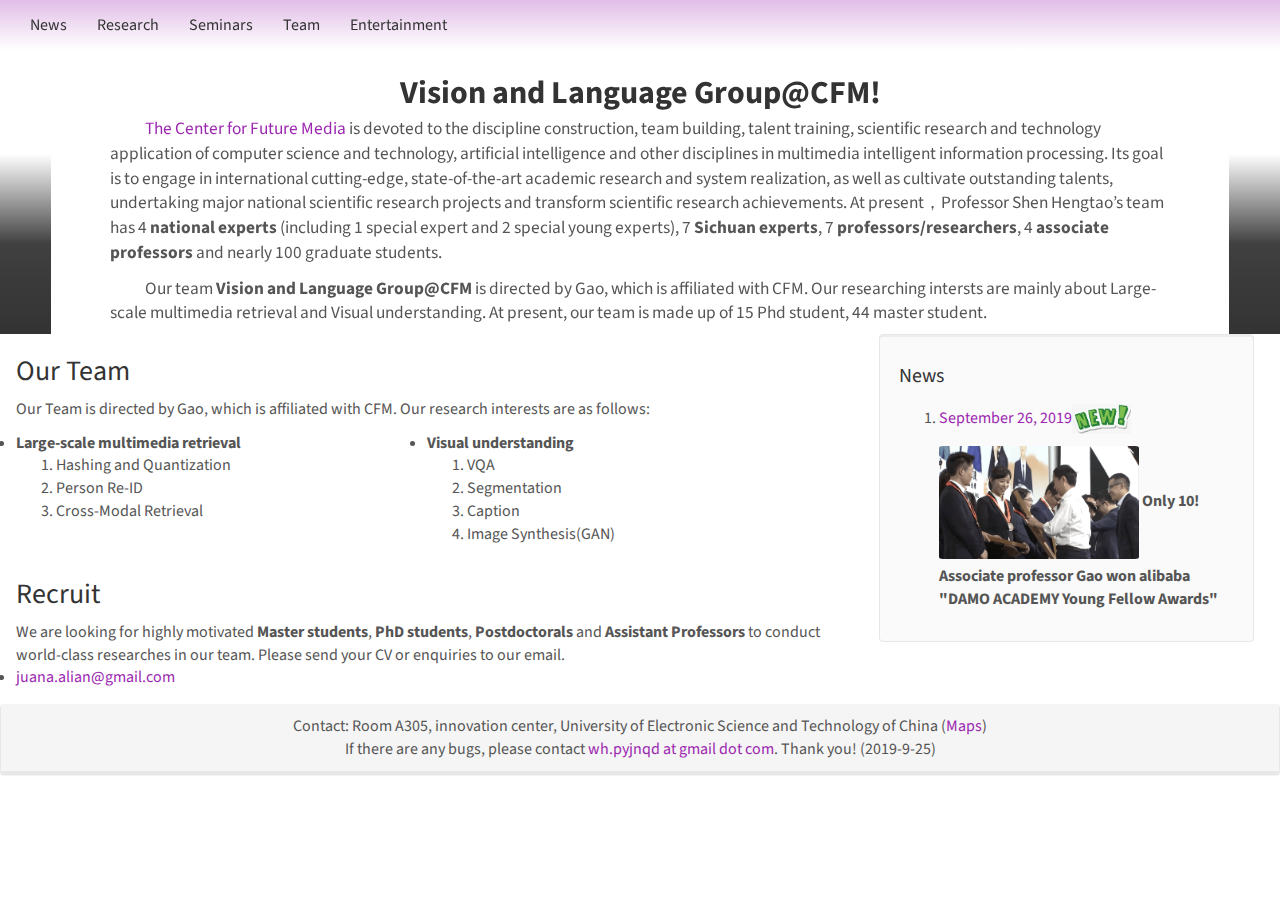
<file: index.html>
<!DOCTYPE html>
<html>


<head>
  <!--重定向到seminar-->
  <!-- <meta http-equiv="refresh" content="0; url=https://cfm-uestc.github.io/VLG/seminars"> -->
  <!-- <script async src="//busuanzi.ibruce.info/busuanzi/2.3/busuanzi.pure.mini.js"></script> -->
  <meta charset="utf-8">
  <meta http-equiv="X-UA-Compatible" content="IE=edge">
  <meta name="viewport" content="width=device-width, initial-scale=1">
  <title>News</title>
  <meta name="description" content="VLG: News">
  <link rel="canonical" href="index.html">
  <link rel="stylesheet" href="css/bootstrap.min.css">
  <link rel="stylesheet" type="text/css" href="css/slick.css" />
  <link rel="stylesheet" type="text/css" href="css/slick-theme.css" />
  <link rel="stylesheet" href="css/main.css">
  <link rel="shortcut icon" type="image/x-icon" href="images/assests/favicon.ico">
</head>


<body>


  <div class="navbar navbar-default navbar-fixed-top" role="navigation">
    <div class="navbar-background-container">
      <div class="container-fluid">
        <!-- <div class="navbar-header">
          <button type="button" class="navbar-toggle collapsed" data-toggle="collapse" data-target="#navbar-collapse-1"
            aria-expanded="false">
            <span class="sr-only">Toggle navigation</span>
            <span class="icon-bar"></span>
            <span class="icon-bar"></span>
            <span class="icon-bar"></span>
          </button>

          <a class="navbar-brand" href="http://cfm.uestc.edu.cn/index">Vision and Language Group@CFM, UESTC</a>
        </div> -->
        <div class="collapse navbar-collapse" id="navbar-collapse-1">
          <ul class="nav navbar-nav navbar-left">
            <li><a href="index.html" class="hvr-underline-from-center">News</a></li>
            <li><a href="research/index.html" class="hvr-underline-from-center">Research</a></li>
            <li><a href="seminars/index.html" class="hvr-underline-from-center">Seminars</a></li>
            <li><a href="members/index.html" class="hvr-underline-from-center">Team</a></li>
            <li><a href="entertainment/index.html" class="hvr-underline-from-center">Entertainment</a></li>
          </ul>
        </div>
      </div>
    </div>
  </div>

  <div class="slideshow">
    <div class="slide-blk">
      <div class="slide-container slide-hero">
        <h3>Vision and Language Group@CFM!</h3>
        <p><a href="http://cfm.uestc.edu.cn/">The Center for Future Media</a> is devoted to the discipline construction,
          team building, talent training, scientific research and technology application of computer science and
          technology, artificial intelligence and other disciplines in multimedia intelligent information processing.
          Its goal is to engage in international cutting-edge, state-of-the-art academic research and system
          realization, as well as cultivate outstanding talents, undertaking major national scientific research projects
          and transform scientific research achievements. At present，Professor Shen Hengtao’s team has 4
          <strong>national experts</strong> (including 1 special expert and 2 special young experts), 7 <strong>Sichuan
            experts</strong>, 7 <strong>professors/researchers</strong>, 4 <strong>associate professors</strong> and
          nearly 100 graduate students.</p>
          <p>Our team <b>Vision and Language Group@CFM</b> is directed by Gao, which is affiliated with CFM. Our researching intersts are mainly about 
          Large-scale multimedia retrieval and Visual understanding. At present, our team is made up of 15 Phd 
        student, 44 master student. </p>
          

      </div>
    </div>
    <a href="http://cfm.uestc.edu.cn/NewsInformation/newsDetails/498894">
      <div class="slide-blk">
        <div class="slide-container">
          <img class="slide-img highlight" src="images/highlights/2019-9-26.png" />
        </div>
        <div class="slide-overlay">
          <div class="slide-desc">
            <h3>
              Highlight: Associate professor Gao won alibaba &quot;DAMO ACADEMY Young Fellow Awards&quot;<br />
            </h3>
            <br />
            <p>
              September 26, 2019
            </p>
          </div>
        </div>
      </div>
    </a>
    <a href="https://arxiv.org/pdf/1701.07901.pdf">
      <div class="slide-blk">
        <div class="slide-container">
          <img class="slide-img highlight" src="images/slides/deephash.png" />
        </div>
        <div class="slide-overlay">
          <div class="slide-desc">
            <h3>
              Deep Region Hashing for Efficient Large-scale Instance Search from Images<br />
            </h3><br />
            <p>
              Jingkuan Song, Tao He, Lianli Gao, Xing Xu and Heng Tao Shen
            </p>
          </div>
        </div>
      </div>
    </a>
    <a href="https://www.ijcai.org/proceedings/2018/0125.pdf">
      <div class="slide-blk">
        <div class="slide-container">
          <!-- <div class="flexbox"> -->
            <!-- <div style="text-align: center; height:400px; line-height:400px; position: relative; "> -->
          <img class="slide-img" src="images/slides/fac2.png"  />
          <!-- </div> -->

          <img class="slide-img highlight" src="images/slides/fac2.png" />
        </div>
        <div class="slide-overlay">
          <div class="slide-desc">
            <h3>
              Dual Conditional GANs for Face Aging and Rejuvenation<br />
            </h3><br />
            <p>
              Jingkuan Song, Jingqiu Zhang, Lianli Gao, Xianglong Liu and Heng Tao Shen
            </p>
          </div>
        </div>
      </div>
    </a>
    <a href="https://www.ijcai.org/proceedings/2019/0102.pdf">
      <div class="slide-blk">
        <div class="slide-container">
          <img class="slide-img highlight" src="images/slides/trival.png" />
        </div>
        <div class="slide-overlay">
          <div class="slide-desc">
            <h3>
              Beyond Product Quantization: Deep Progressive Quantization for Image Retrieval<br />
            </h3><br />
            <p>
              Lianli Gao, Xiaosu Zhu, Jingkuan Song, Zhou Zhao and Heng Tao Shen
            </p>
          </div>
        </div>
      </div>
    </a>
    <a href="https://wvvw.aaai.org/ojs/index.php/AAAI/article/view/4602">
      <div class="slide-blk">
        <div class="slide-container">
          <img class="slide-img highlight" src="images/slides/aaai19.png" />
        </div>
        <div class="slide-overlay">
          <div class="slide-desc">
            <h3>
              Structured Two-Stream Attention Network for Video Question Answering<br />
            </h3><br />
            <p>
              Lianli Gao, Pengpeng Zeng, Jingkuan Song, Yuan-Fang Li, Wu Liu, Tao Mei and Heng Tao Shen
            </p>
          </div>
        </div>
      </div>
    </a>
    <a href="https://dl.acm.org/citation.cfm?id=3240687">
      <div class="slide-blk">
        <div class="slide-container">
          <img class="slide-img highlight" src="images/slides/zeng2.png" />
        </div>
        <div class="slide-overlay">
          <div class="slide-desc">
            <h3>
              Examine before You Answer: Multi-task Learning with Adaptive-attentions for Multiple-choice VQA<br />
            </h3><br />
            <p>
              Lianli Gao, Pengpeng Zeng, Jingkuan Song, Xianglong Liu and Heng Tao Shen
            </p>
          </div>
        </div>
      </div>
    </a>
  </div>
  <!-- div class="slider-progress">
    <div class="progress"></div>
  </div-->
  <div class="container-fluid">
    <div class="row join">
      <div id="homeid" class="col-sm-8">
        <h3>Our Team</h3>
        <p>Our Team is directed by Gao, which is affiliated with CFM. Our research interests are as follows:
          <div class="two-column">
            <div class="column">
              <li><strong>Large-scale multimedia retrieval</strong></li>
              <ol>
                <li> Hashing and Quantization</li>
                <li> Person Re-ID</li>
                <li> Cross-Modal Retrieval</li>
              </ol>
            </div>
            <div class="column">
              <li><strong>Visual understanding</strong></li>
              <ol>
                <li> VQA</li>
                <li> Segmentation</li>
                <li> Caption</li>
                <li> Image Synthesis(GAN)</li>
              </ol>
            </div>
          </div>

          <h3>Recruit</h3>
          We are looking for highly motivated <strong>Master students</strong>, <strong>PhD students</strong>,
          <strong>Postdoctorals</strong> and <strong>Assistant Professors</strong> to conduct world-class researches in
          our team. Please send your CV or enquiries to our email.
          <!-- <li><a href="mailto:jingkuan.song@gmail.com">jingkuan.song@gmail.com</a></li> -->
          <li><a href="mailto:juana.alian@gmail.com">juana.alian@gmail.com</a></li>
      </div>


      <div id="newsid" class="col-sm-4">

        <div class="well">
          <h4>News</h4>
          <ol>
            <li>
              <span class="text-primary">September 26, 2019</span><img src="images/assests/new.png"
                width="20%"></img><br />
              <a href="http://cfm.uestc.edu.cn/NewsInformation/newsDetails/498894"><img
                  src="images/highlights/2019-9-26.png" style=" width:200px"></a>
              <strong>Only 10! Associate professor Gao won alibaba "DAMO ACADEMY Young Fellow Awards"</strong>

            </li>
          </ol>

        </div>
      </div>

    </div>
  </div>

  <div id="footer" class="panel">
    <div class="panel-footer">
      <div class="container-fluid">
        <div class="row">
          <center>
            <div class="col-sm-12">
              Contact: Room A305, innovation center, University of Electronic Science and Technology of China (<a
                href="https://www.amap.com/search?query=%E7%94%B5%E5%AD%90%E7%A7%91%E6%8A%80%E5%A4%A7%E5%AD%A6%E6%B8%85%E6%B0%B4%E6%B2%B3%E6%A0%A1%E5%8C%BA%E5%88%9B%E6%96%B0%E4%B8%AD%E5%BF%83&city=510100&geoobj=103.851502%7C30.542145%7C104.389832%7C30.782536&zoom=12">Maps</a>)
              <br />
              If there are any bugs, please contact <a
                href="mailto:wh.pyjnqd@gmail.com">wh.pyjnqd at gmail dot com</a>. Thank you!
              (2019-9-25) <br />
          </center>
        </div>
      </div>
    </div>
  </div>
  </div>


  <script src="js/jquery.min.js"></script>
  <script src="js/bootstrap.min.js"></script>
  <script type="text/javascript" src="js/slick.min.js"></script>
  <script type="text/javascript" src="js/jquery-migrate-1.2.1.min.js"></script>
  <script type="text/javascript">
    $(document).ready(function () {
      var time = 7.68;
      var $bar,
        $slick,
        isPause,
        tick,
        percentTime;
      $slick = $('.slideshow')
      $slick.slick({
        infinite: true,
        centerMode: true,
        centerPadding: '4vw',
        slidesToShow: 1,
        lazyLoad: 'ondemand',
        slidesToScroll: 1,
        autoplay: true,
        autoplaySpeed: time * 1000,
        arrows: false,
        dots: false,
        adaptiveHeight: false,
        responsive: [
          {
            breakpoint: 1200,
            settings: {
              centerPadding: '2vw'
            }
          },
          {
            breakpoint: 768,
            settings: {
              centerPadding: '1vw'
            }
          },
          {
            breakpoint: 480,
            settings: {
              centerPadding: '0'
            }
          }
        ]
      });
      $bar = $('.slider-progress .progress');
      $('.slideshow').on({
        mouseenter: function () {
          isPause = true;
        },
        mouseleave: function () {
          isPause = false;
        }
      })
      function startProgressbar() {
        resetProgressbar();
        percentTime = 0;
        isPause = false;
        tick = setInterval(interval, 10);
      }
      function interval() {
        if (isPause === false) {
          percentTime += 1 / (time + 0.1);
          $bar.css({
            width: percentTime + "%"
          });
          if (percentTime >= 100) {
            $slick.slick('slickNext');
            startProgressbar();
          }
        }
      }
      function resetProgressbar() {
        $bar.css({
          width: 0 + '%'
        });
        clearTimeout(tick);
      }
      // startProgressbar();
    });
  </script>
</body>

</html>

<!--
git config --global http.proxy http://127.0.0.1:1080

git config --global https.proxy https://127.0.0.1:1080

git config --global --unset http.proxy

git config --global --unset https.proxy
-->
</file>
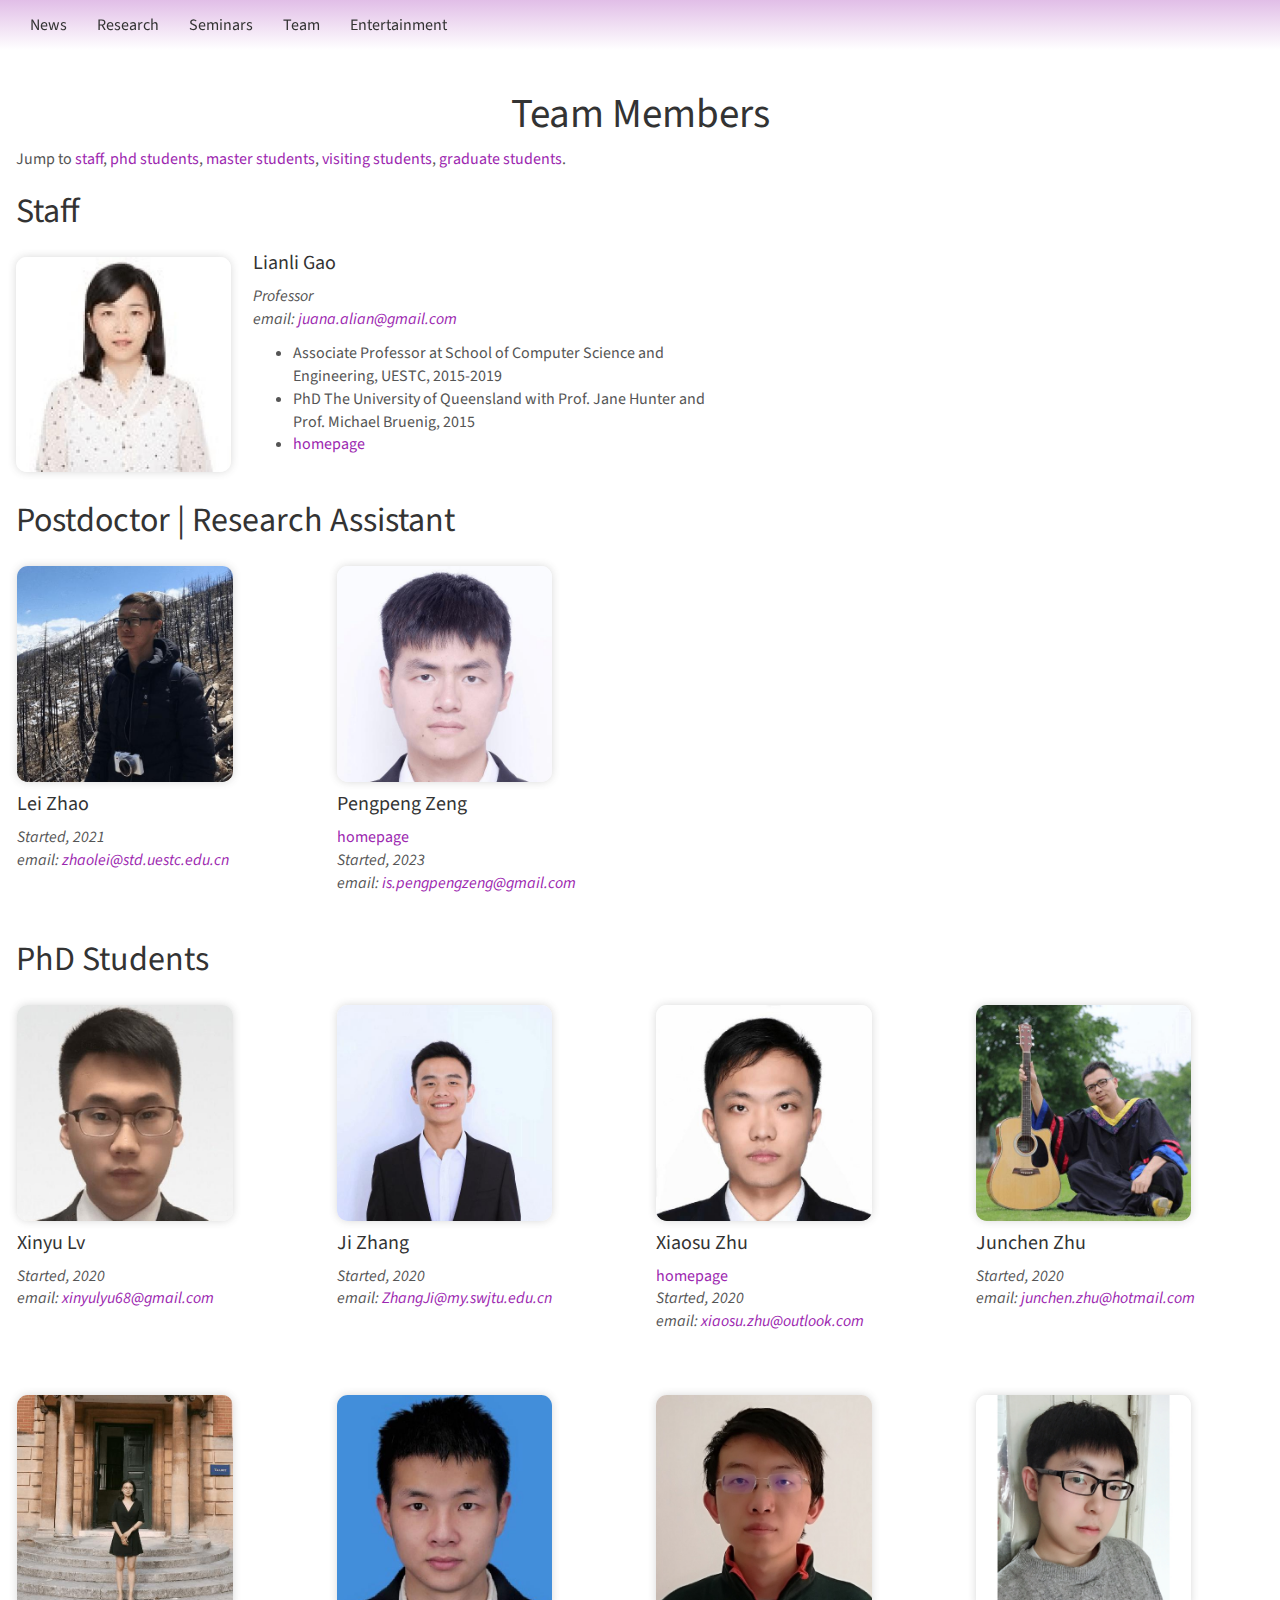
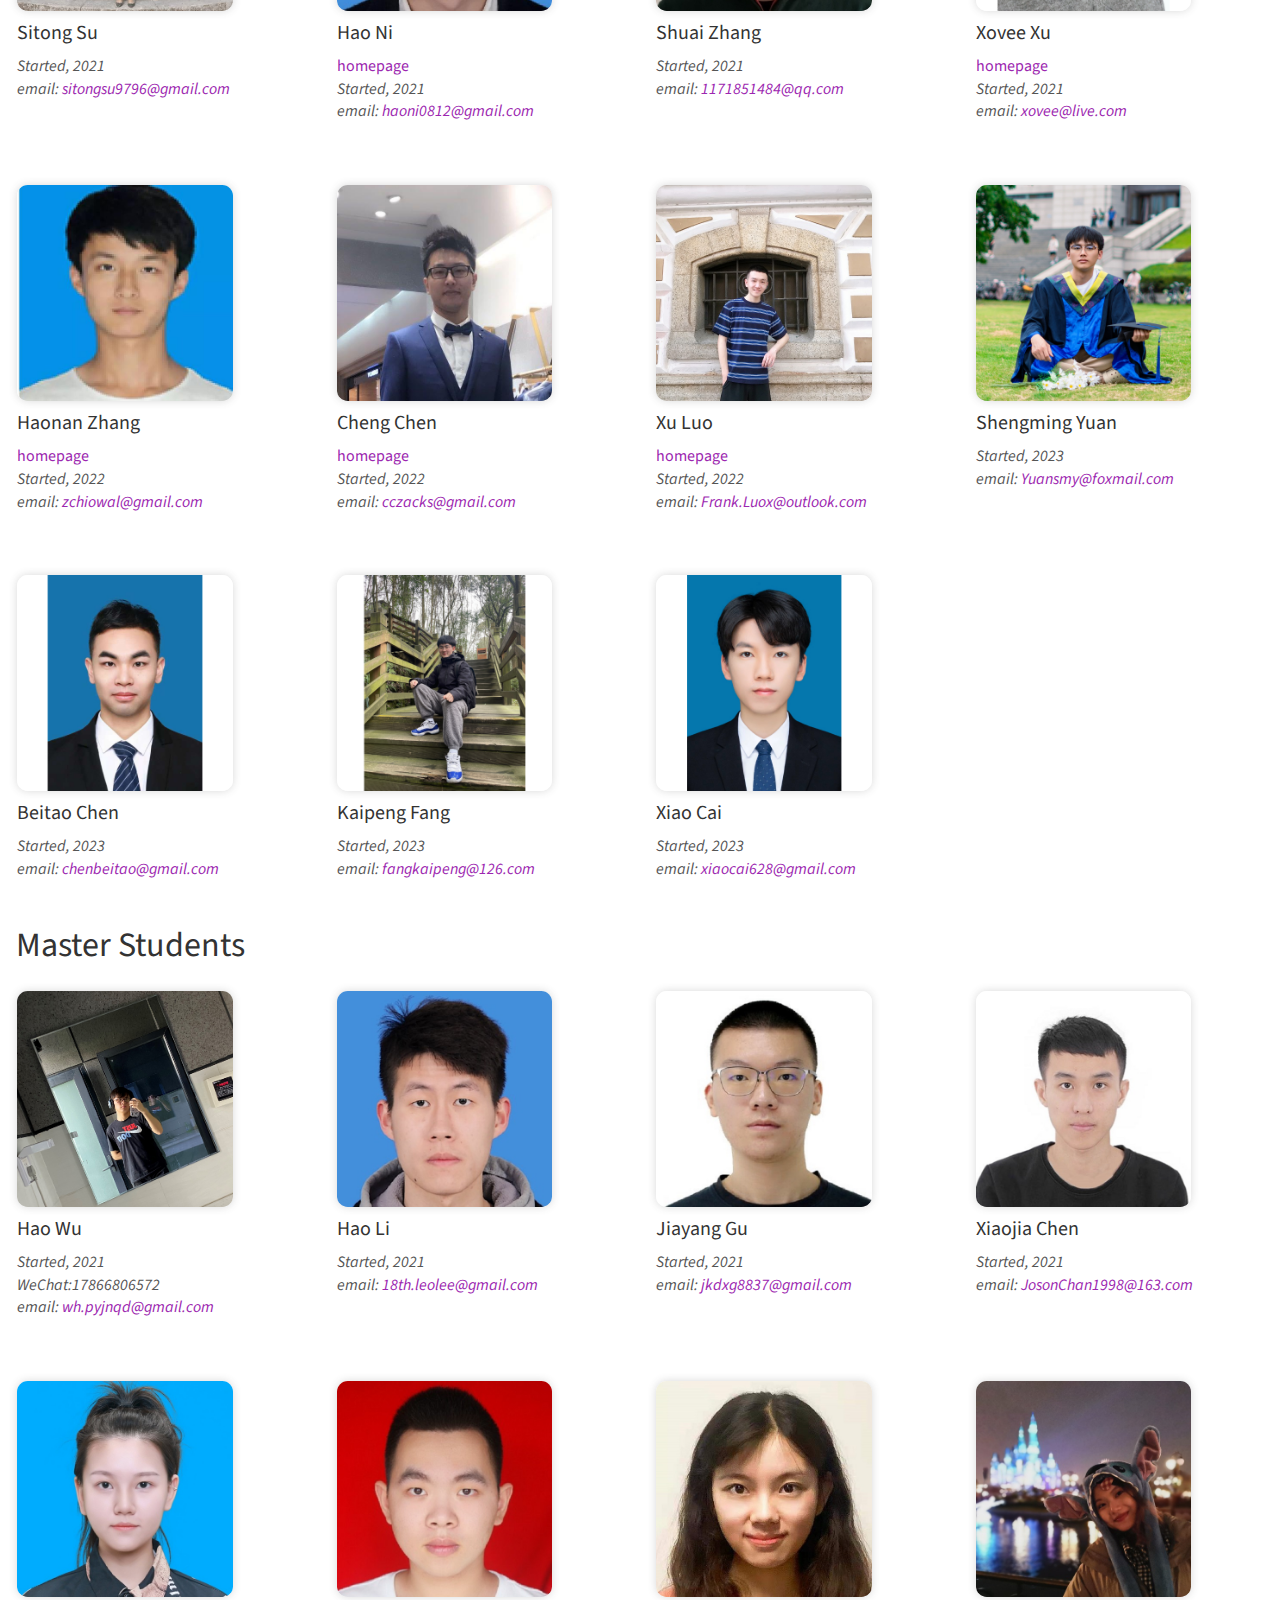
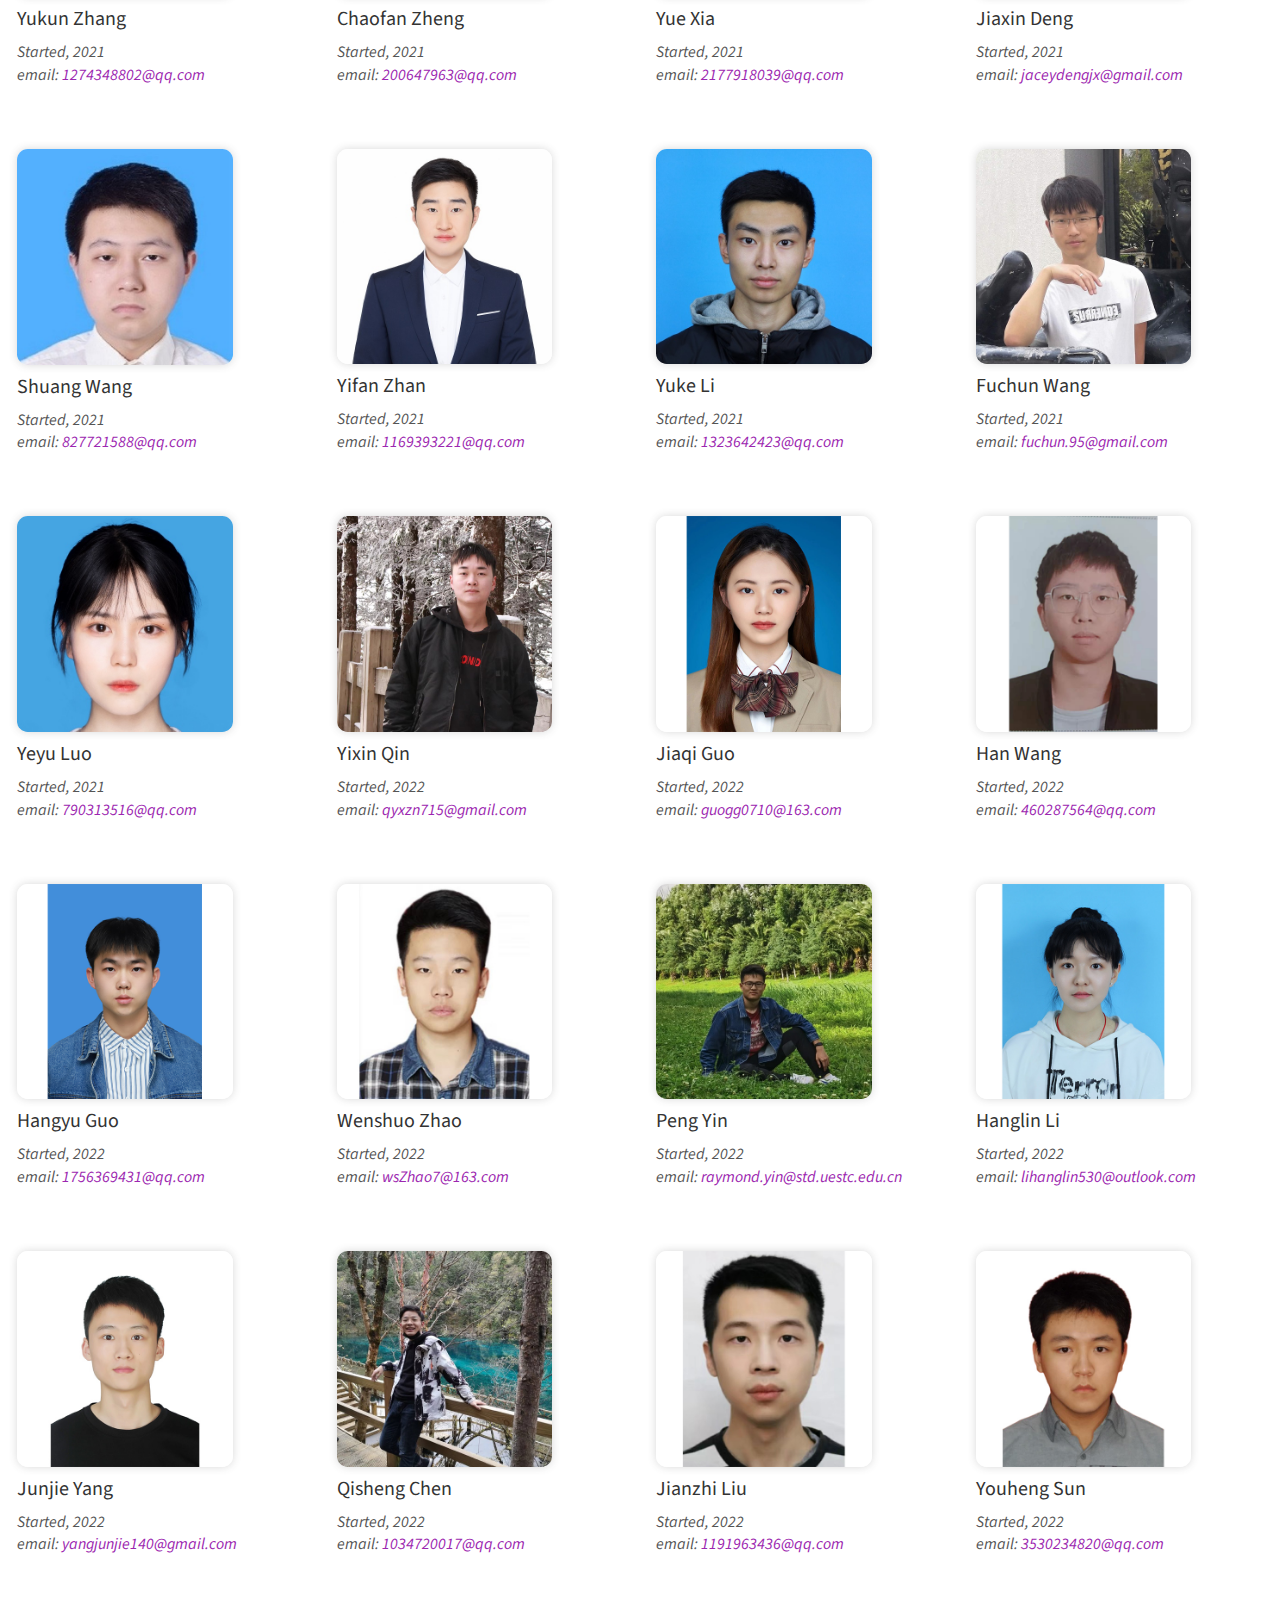
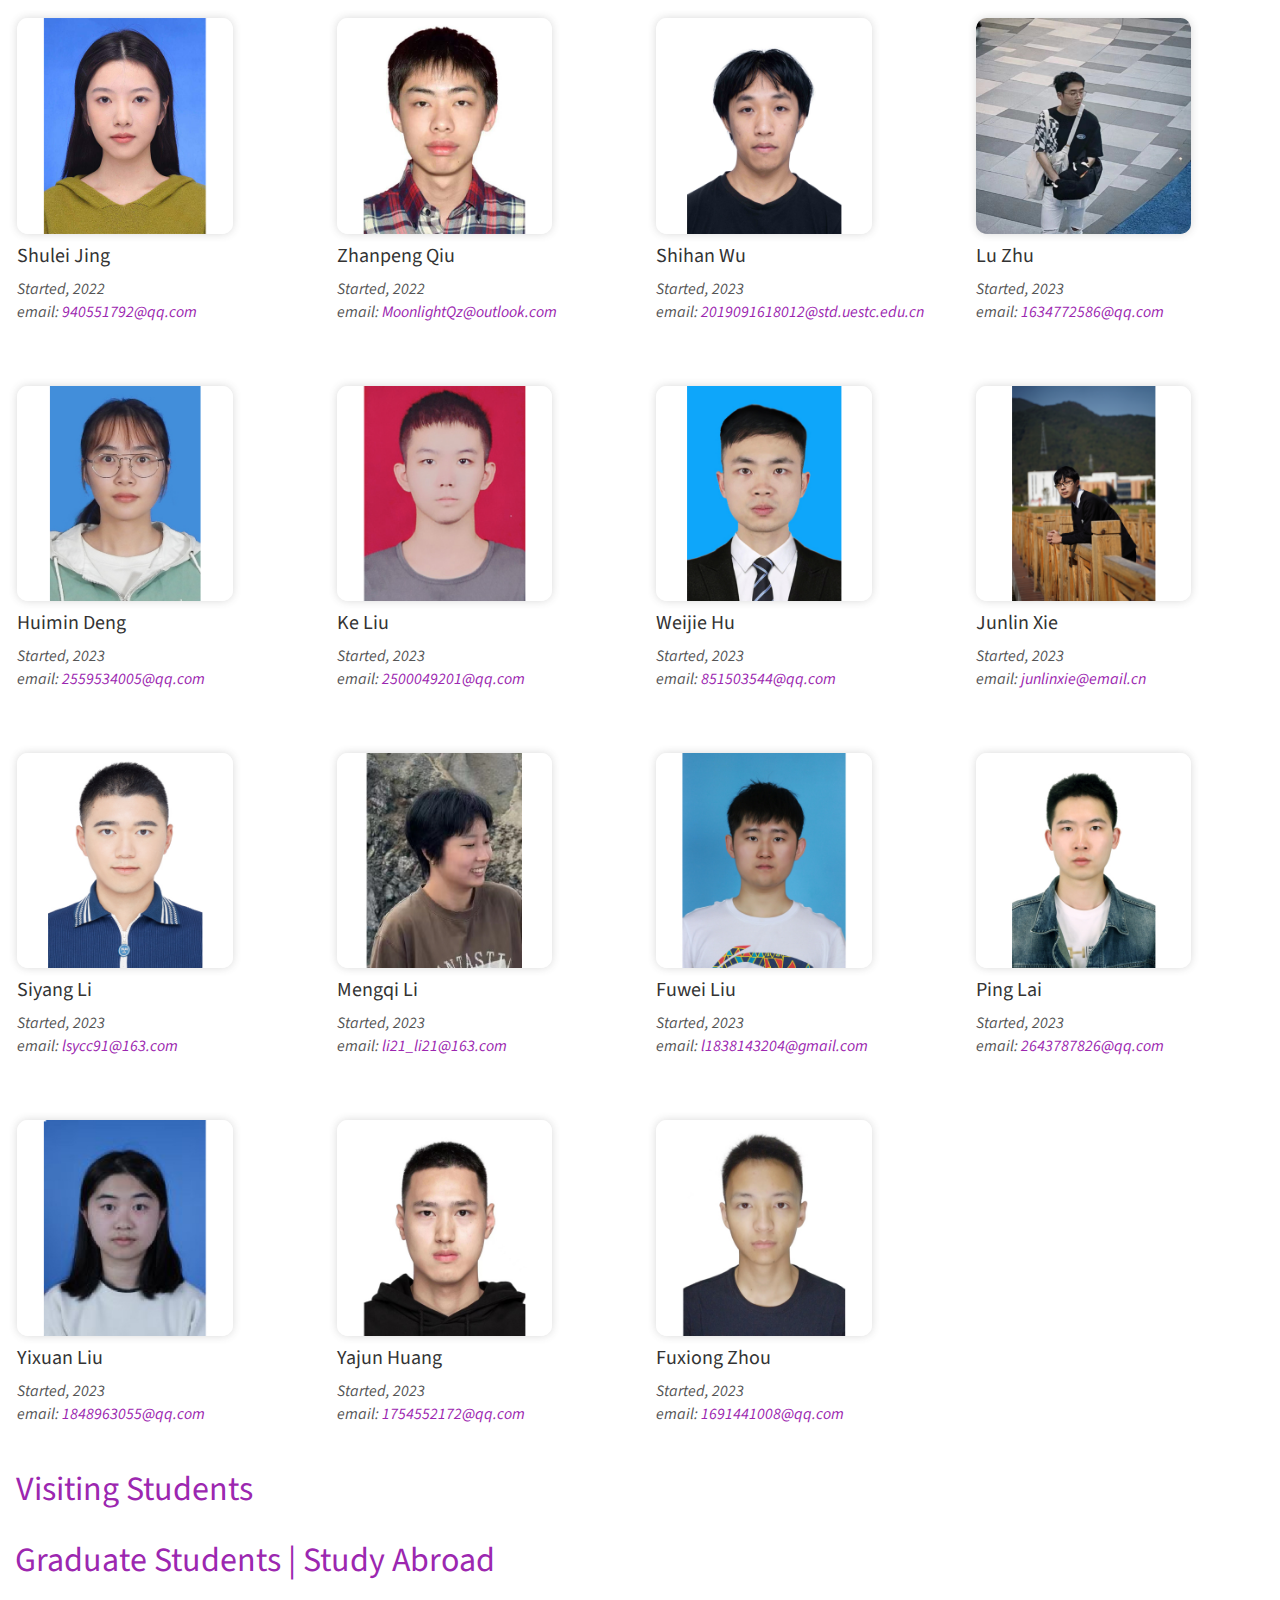
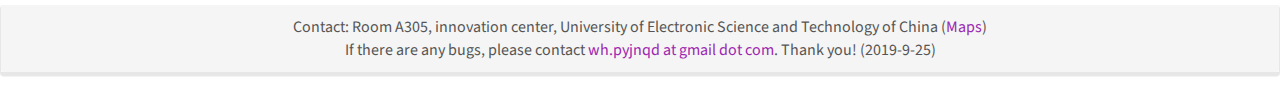
<file: members/index.html>
<!DOCTYPE html>
<html>


<head>
  <!-- <script async src="https://busuanzi.ibruce.info/busuanzi/2.3/busuanzi.pure.mini.js"></script> -->
  <meta charset="utf-8">
  <meta http-equiv="X-UA-Compatible" content="IE=edge">
  <meta name="viewport" content="width=device-width, initial-scale=1">
  <title>Team</title>
  <meta name="description" content="VLG: Team members">
  <link rel="canonical" href="index.html">
  <link rel="stylesheet" href="../css/bootstrap.min.css">
  <link rel="stylesheet" href="../css/main.css">
  <link rel="shortcut icon" type="image/x-icon" href="../images/assests/favicon.ico">
  <script src="https://code.jquery.com/jquery-3.5.0.js"></script>
</head>


<body>

  <div class="navbar navbar-default navbar-fixed-top" role="navigation">
    <div class="navbar-background-container">
      <div class="container-fluid">
        <!-- <div class="navbar-header">
          <button type="button" class="navbar-toggle collapsed" data-toggle="collapse" data-target="#navbar-collapse-1"
            aria-expanded="false">
            <span class="sr-only">Toggle navigation</span>
            <span class="icon-bar"></span>
            <span class="icon-bar"></span>
            <span class="icon-bar"></span>
          </button>

          <a class="navbar-brand" href="../index.html">Vision and Language Group@CFM, UESTC</a>
        </div> -->
        <div class="collapse navbar-collapse" id="navbar-collapse-1">
          <ul class="nav navbar-nav navbar-left">
            <li><a href="../index.html" class="hvr-underline-from-center">News</a></li>
            <li><a href="../research/index.html" class="hvr-underline-from-center">Research</a></li>
            <li><a href="../seminars/index.html" class="hvr-underline-from-center">Seminars</a></li>
            <li><a href="index.html" class="hvr-underline-from-center">Team</a></li>
            <li><a href="../entertainment/index.html" class="hvr-underline-from-center">Entertainment</a></li>
          </ul>
        </div>
      </div>
    </div>
  </div>
  <div id="space"></div>
  <script>
    $( "#space" ).load( "index_content.html #to_be_included" );
  </script>


  

  <div id="footer" class="panel">
    <div class="panel-footer">
      <div class="container-fluid">
        <div class="row">
          <center>
            <div class="col-sm-12">
              Contact: Room A305, innovation center, University of Electronic Science and Technology of China (<a
                href="https://www.amap.com/search?query=%E7%94%B5%E5%AD%90%E7%A7%91%E6%8A%80%E5%A4%A7%E5%AD%A6%E6%B8%85%E6%B0%B4%E6%B2%B3%E6%A0%A1%E5%8C%BA%E5%88%9B%E6%96%B0%E4%B8%AD%E5%BF%83&city=510100&geoobj=103.851502%7C30.542145%7C104.389832%7C30.782536&zoom=12">Maps</a>)
              <br />
              If there are any bugs, please contact <a
                href="mailto:wh.pyjnqd@gmail.com">wh.pyjnqd at gmail dot com</a>. Thank you!
              (2019-9-25) <br />

          </center>
        </div>
      </div>
    </div>
  </div>

  <script src="../js/jquery.min.js"></script>
  <script src="../js/bootstrap.min.js"></script>


</body>

</html>
</file>
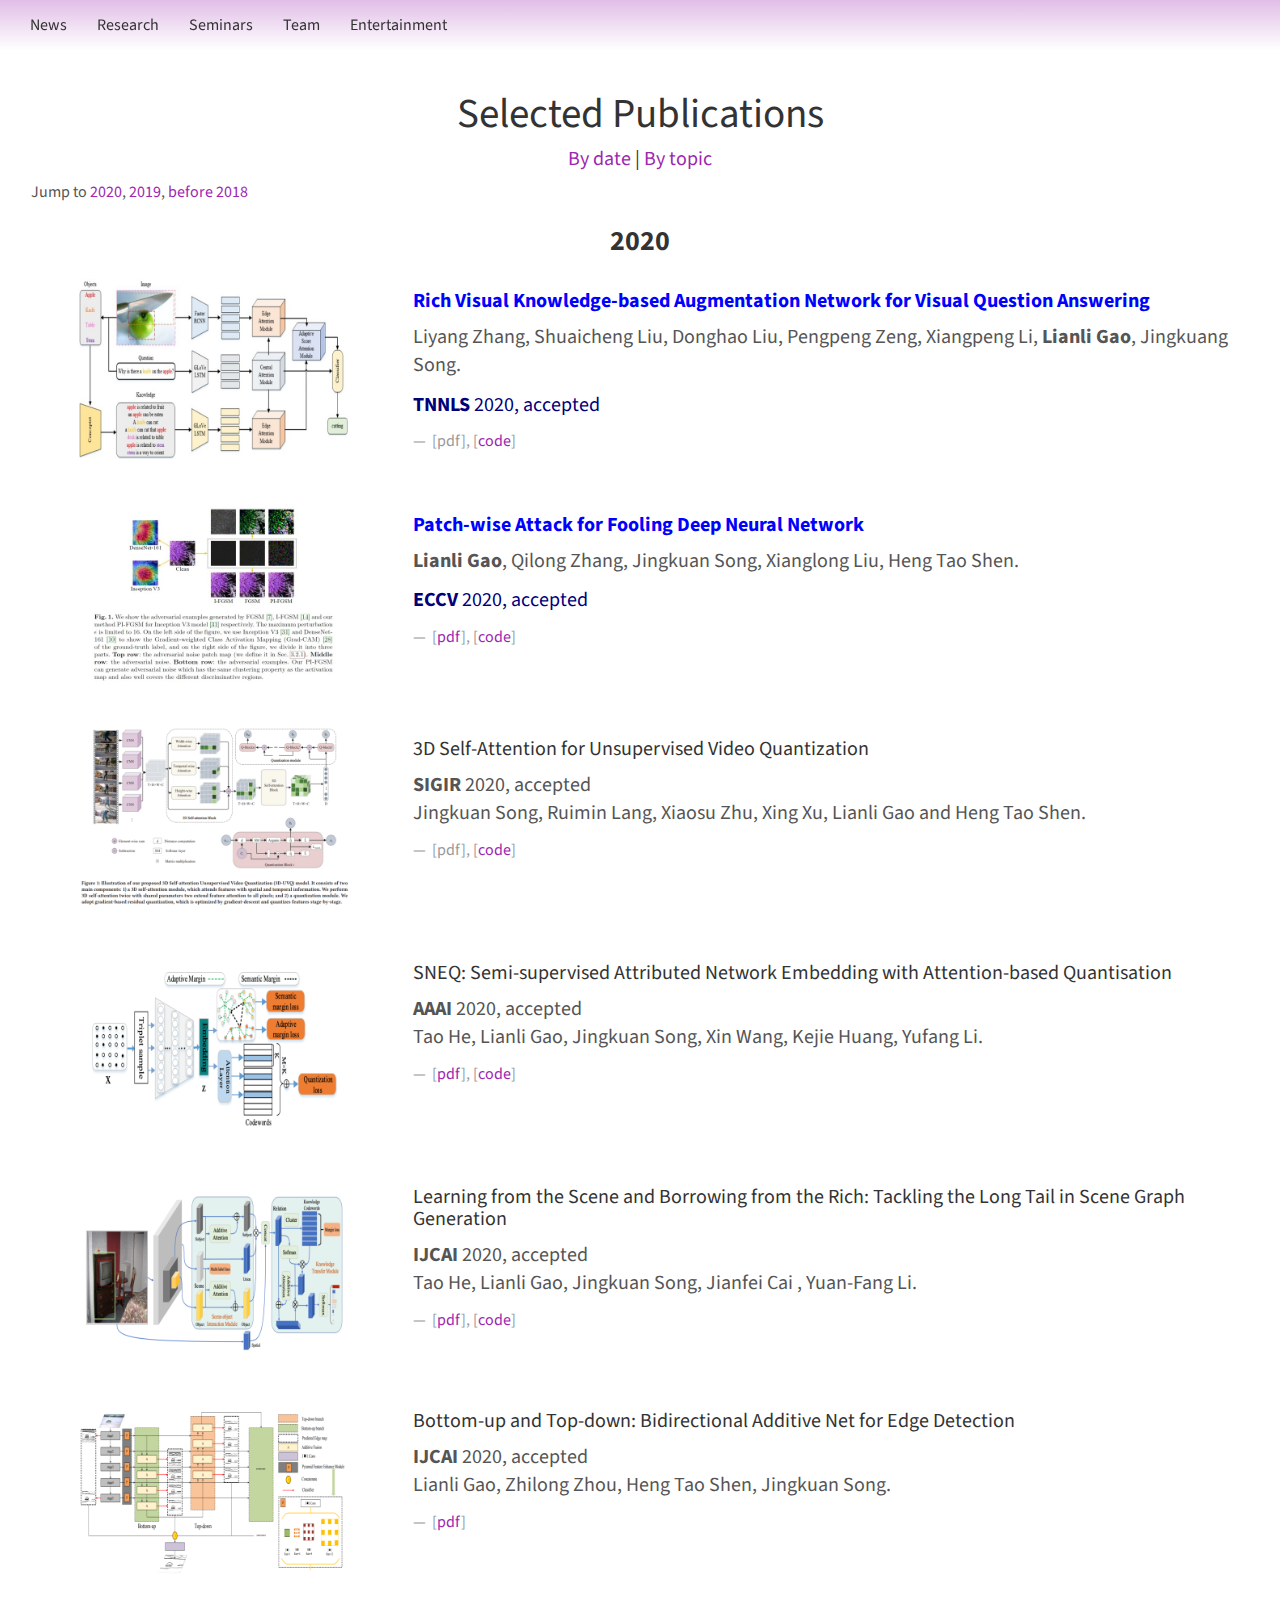
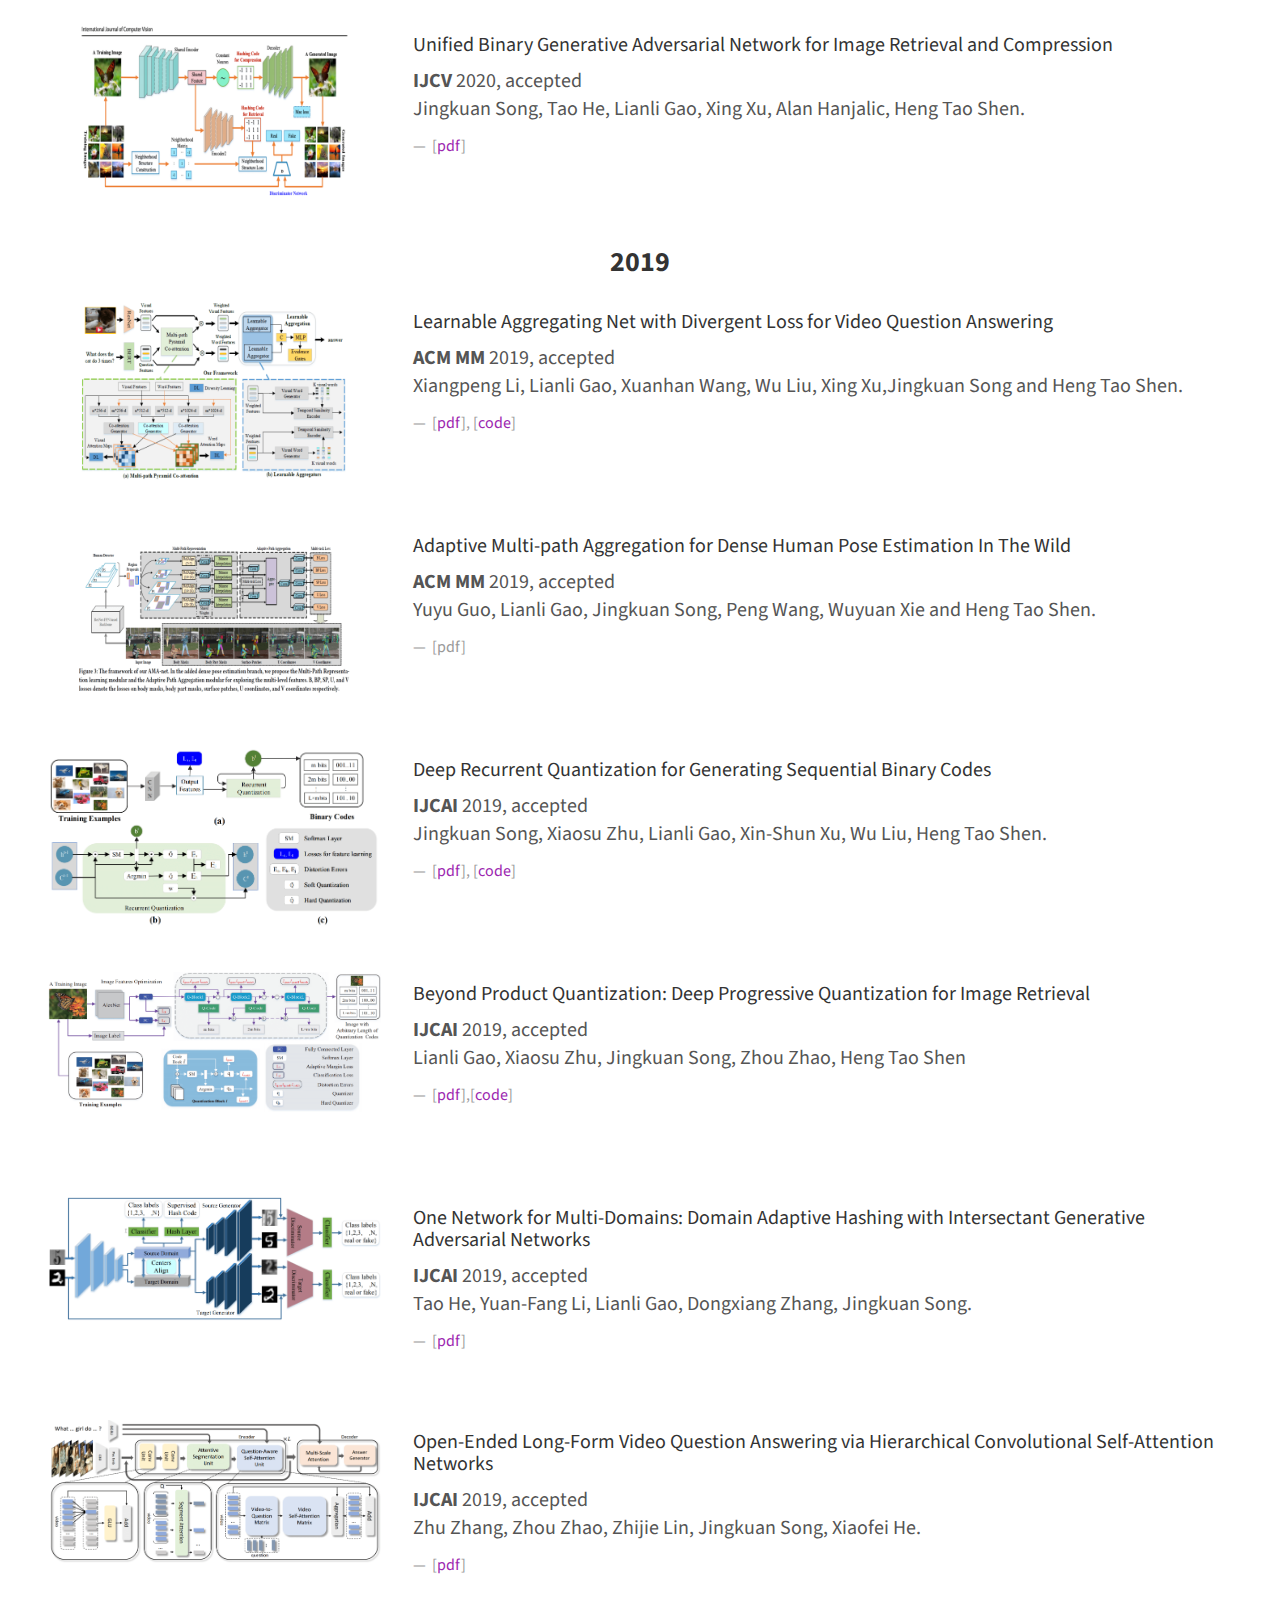
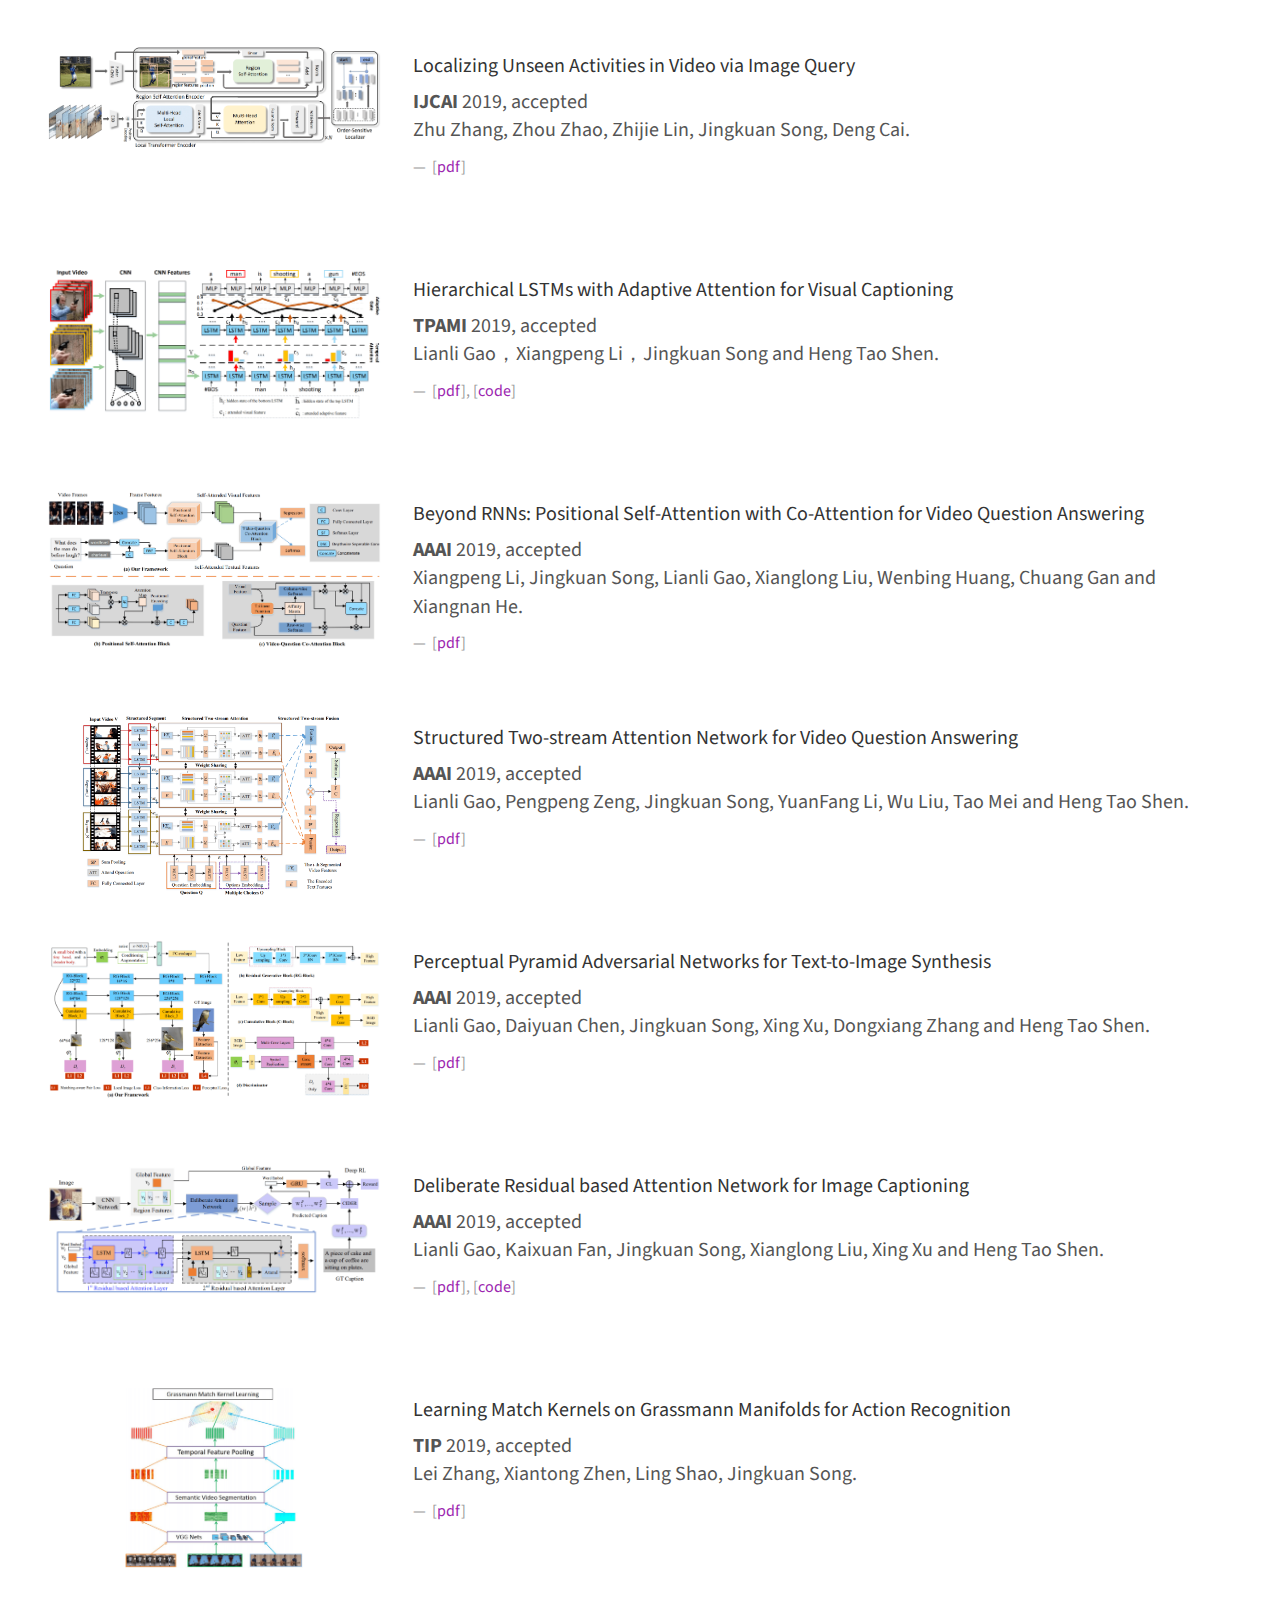
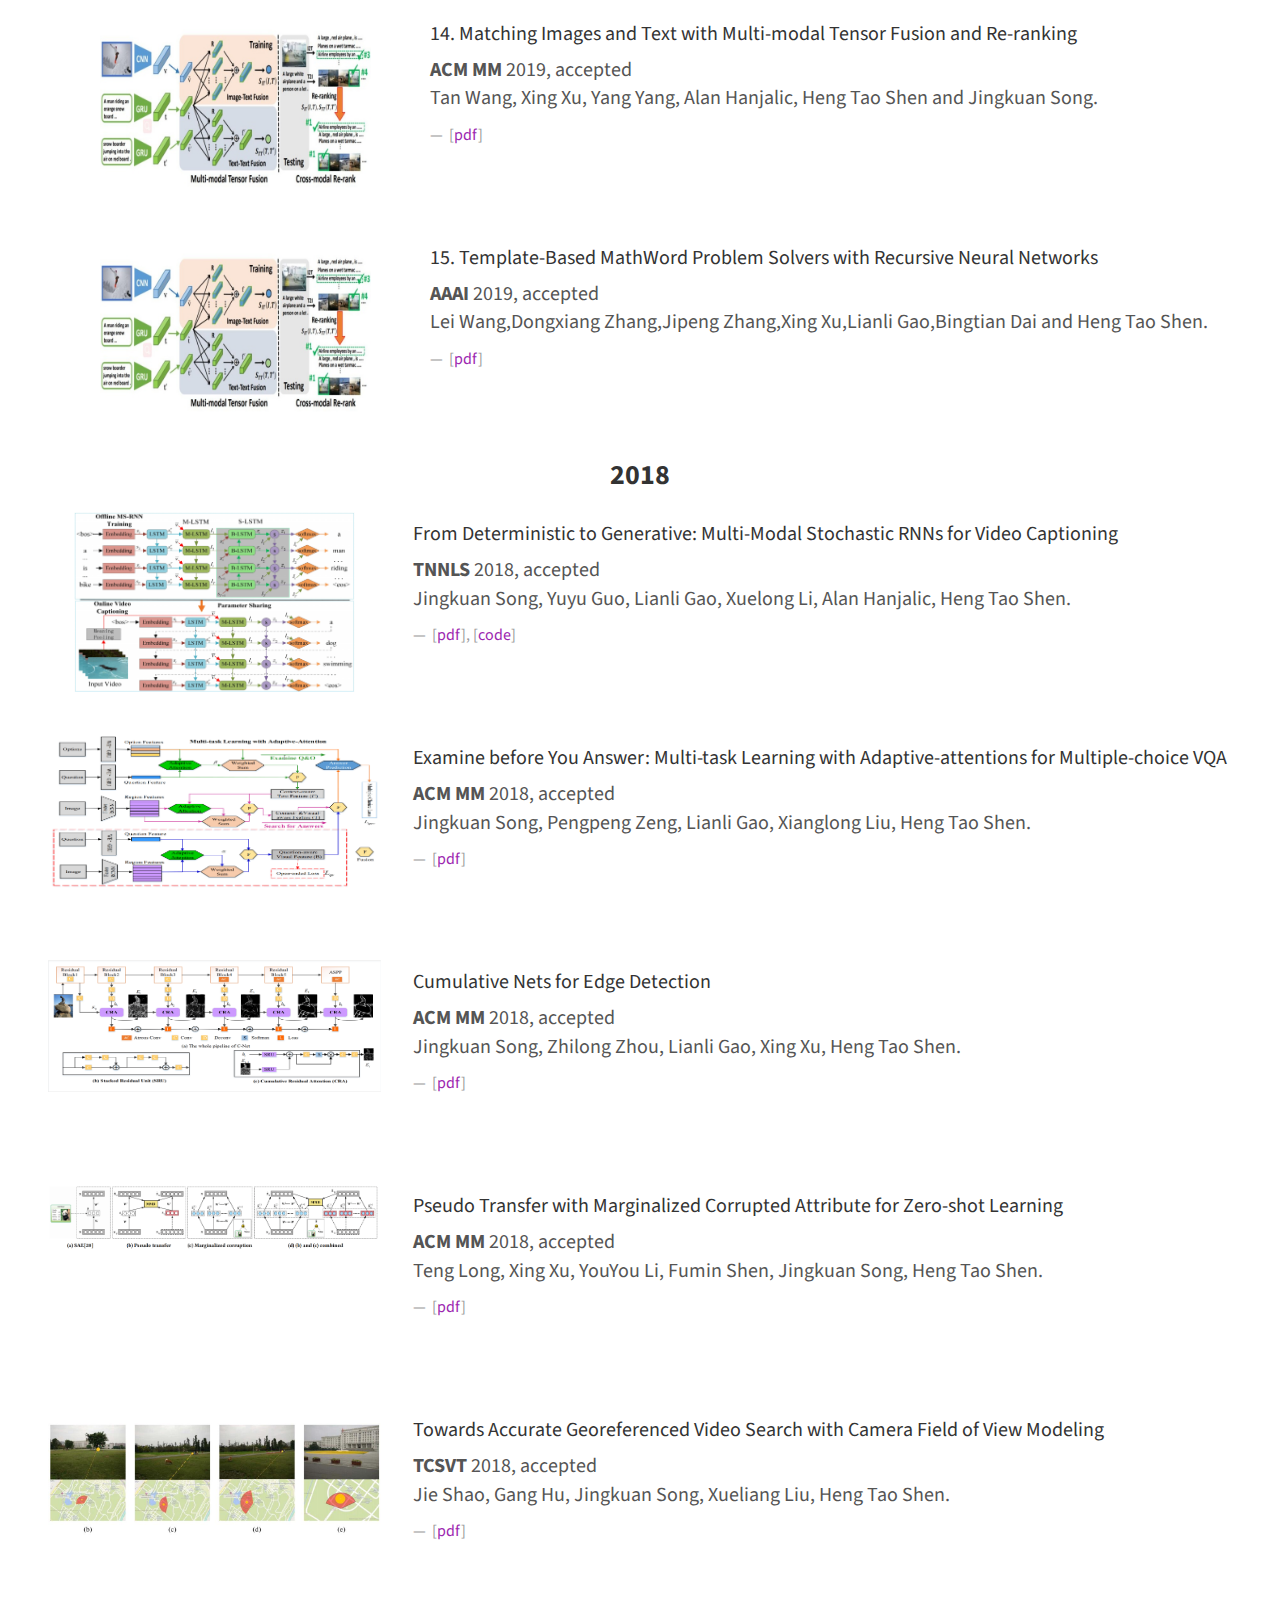
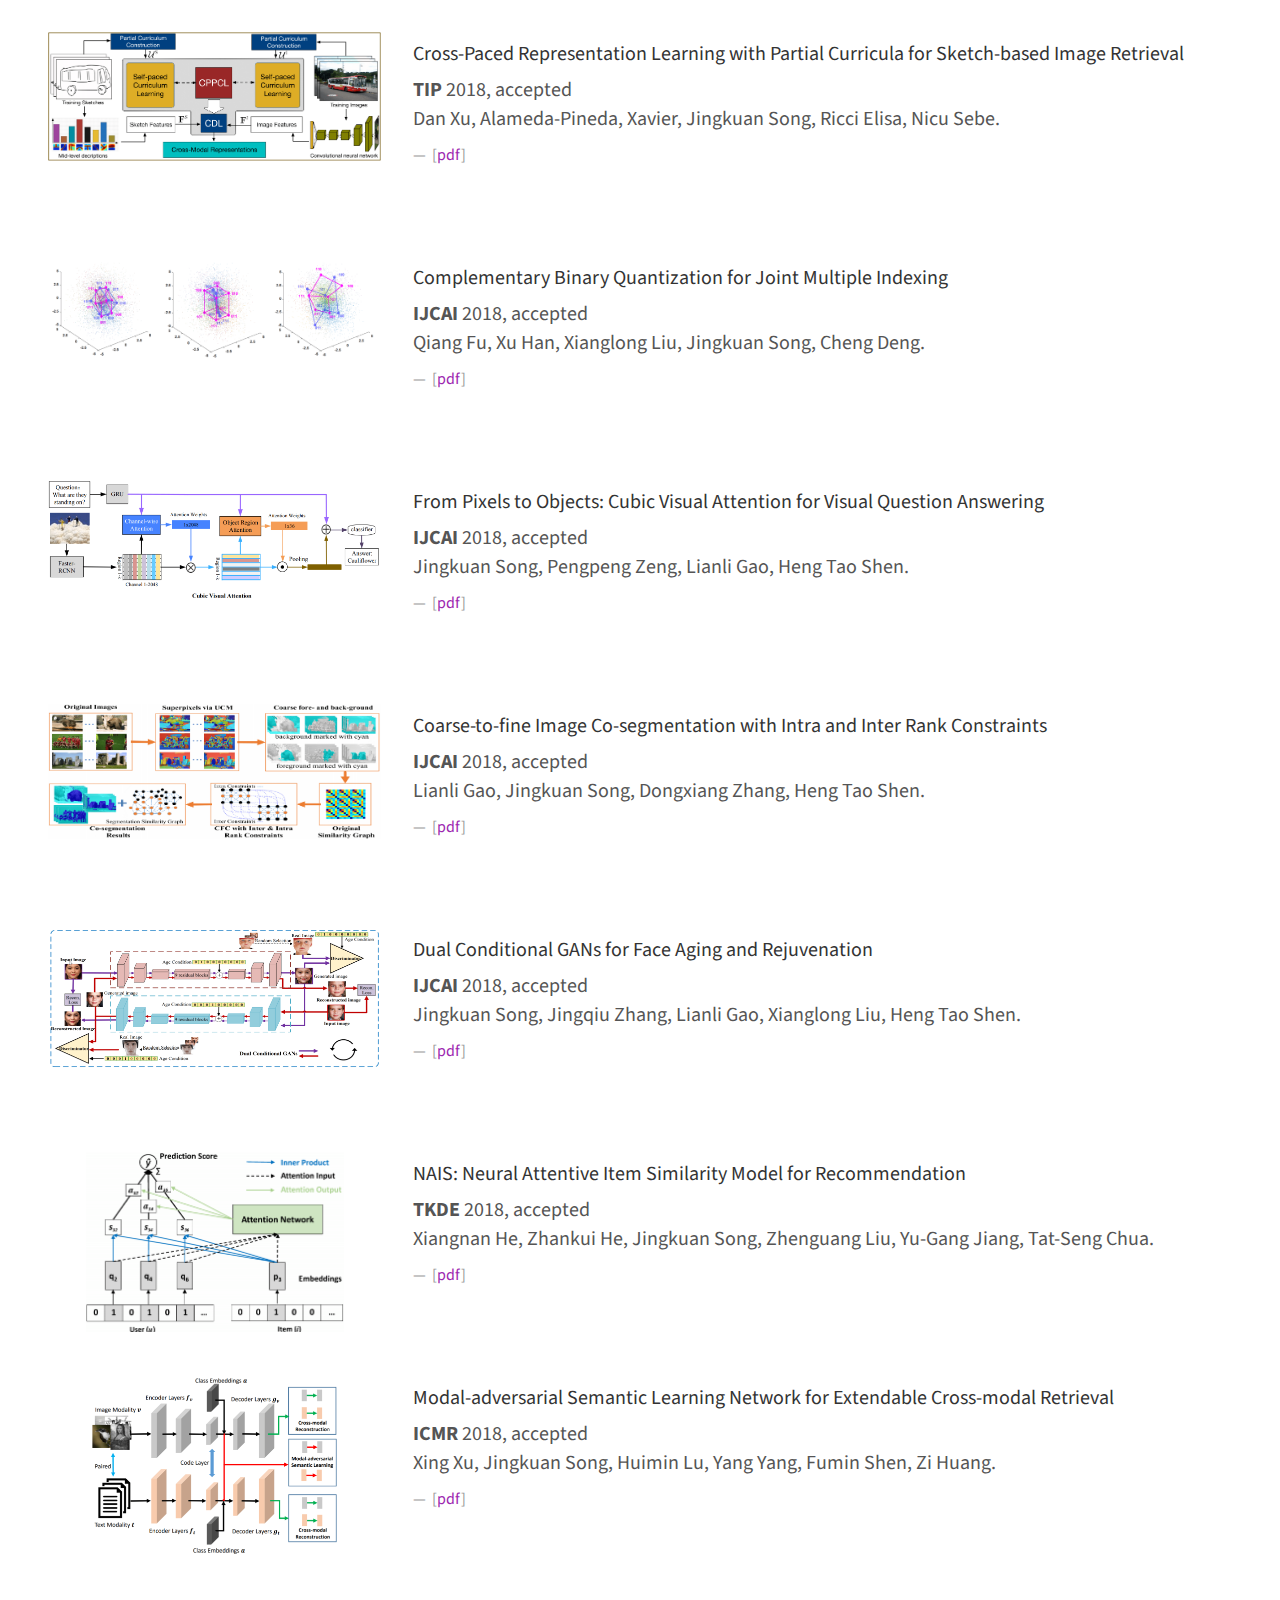
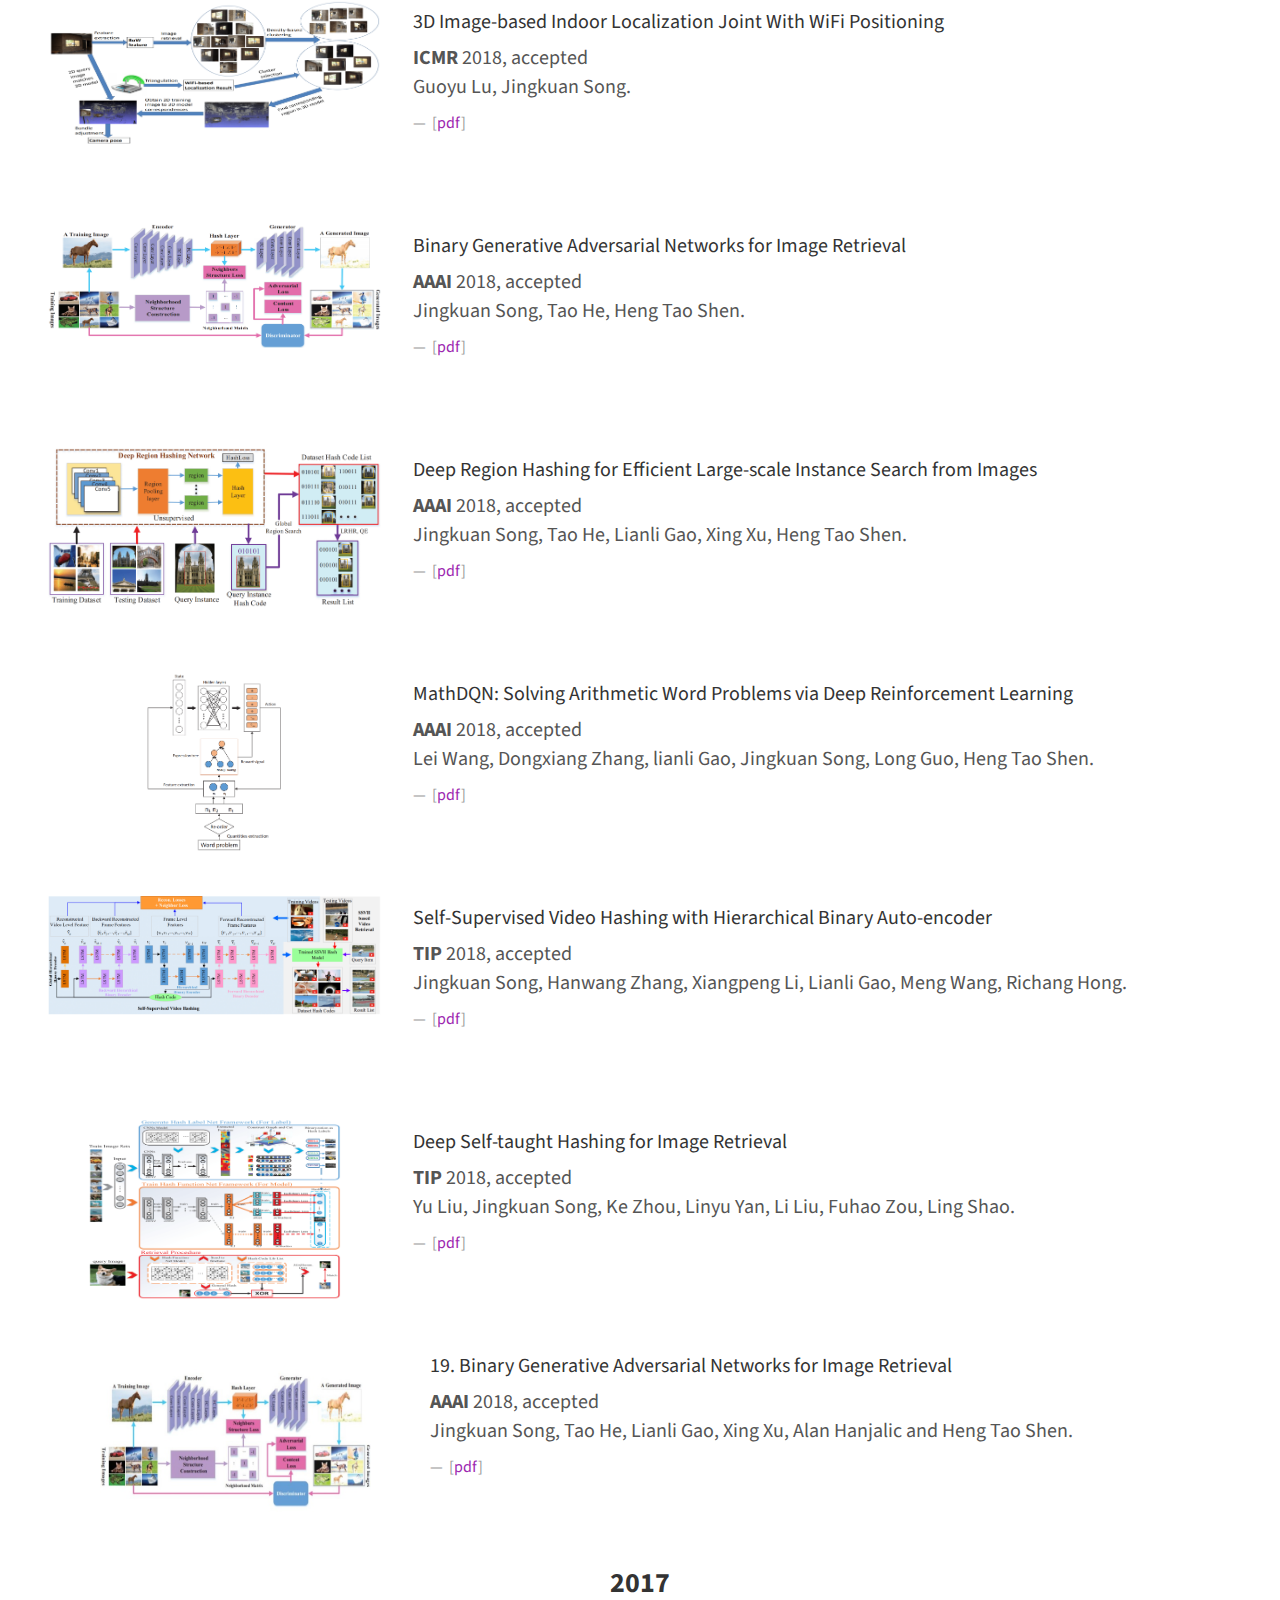
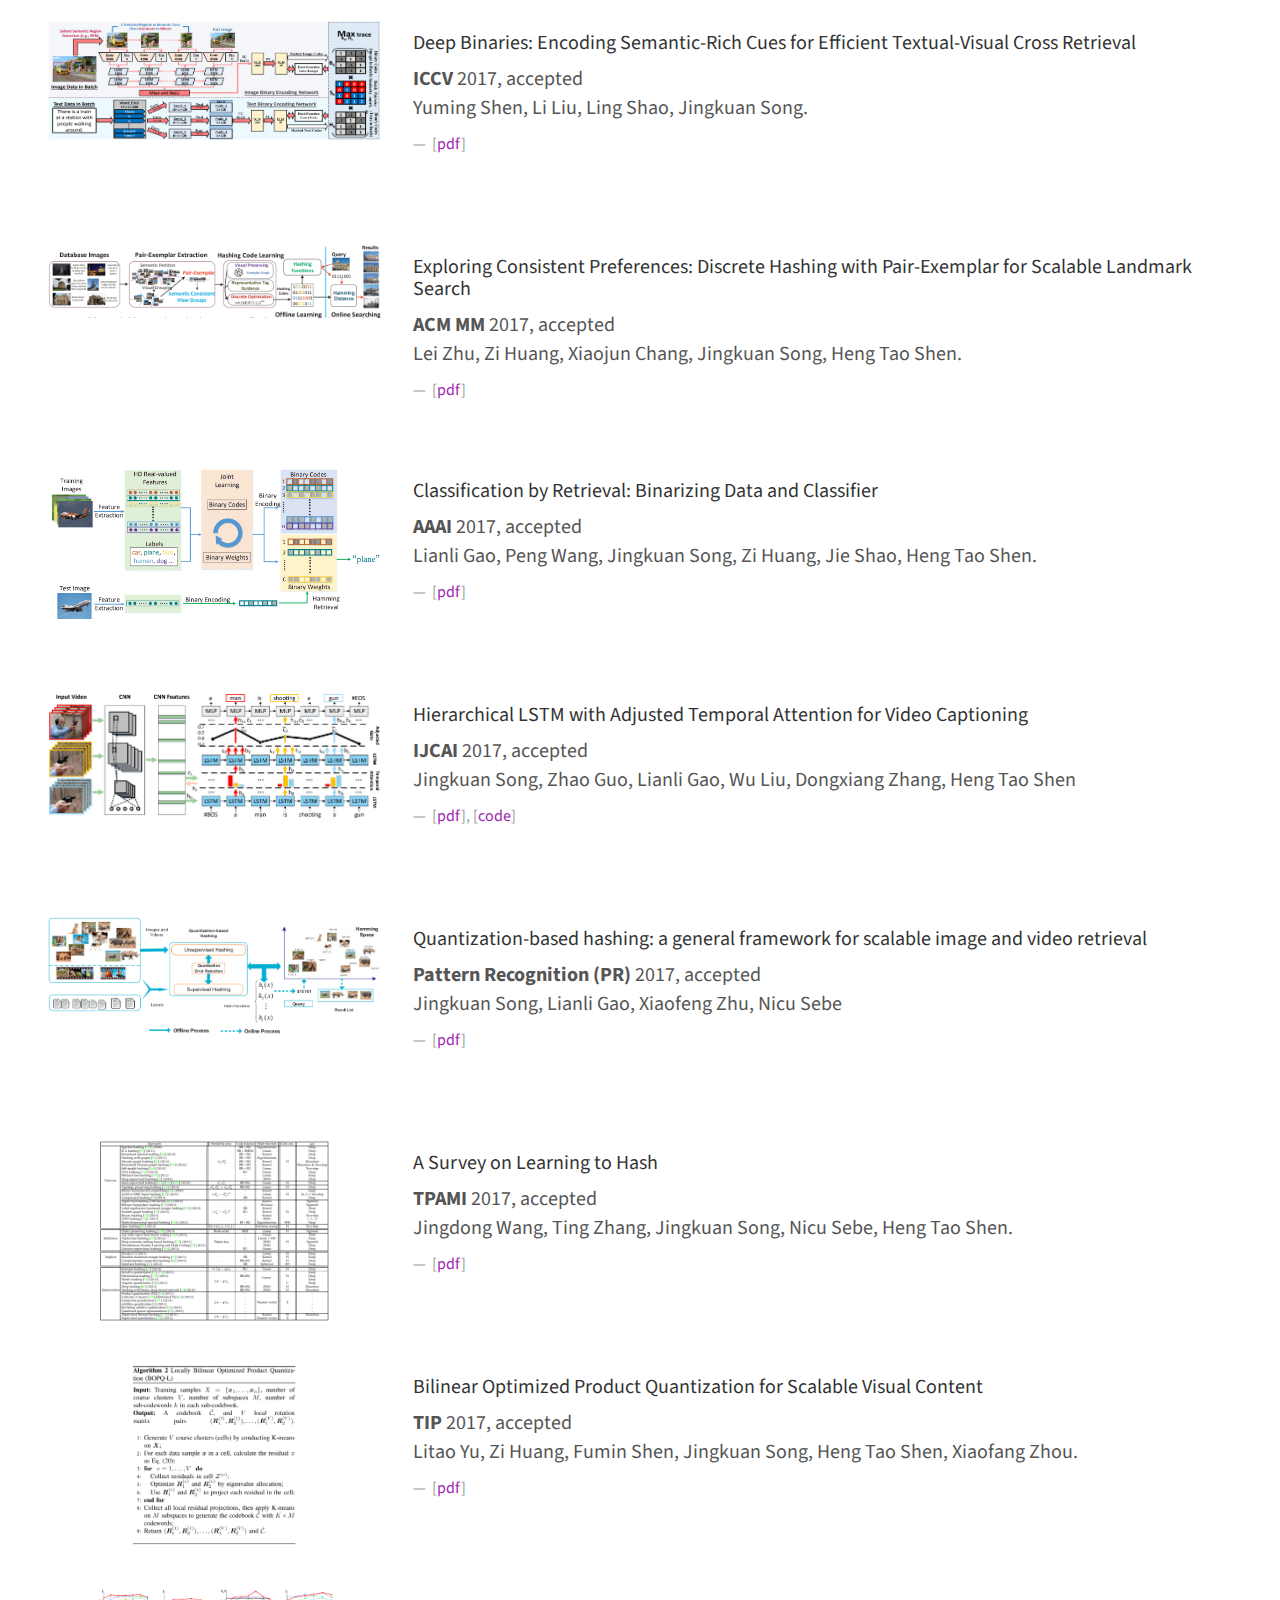
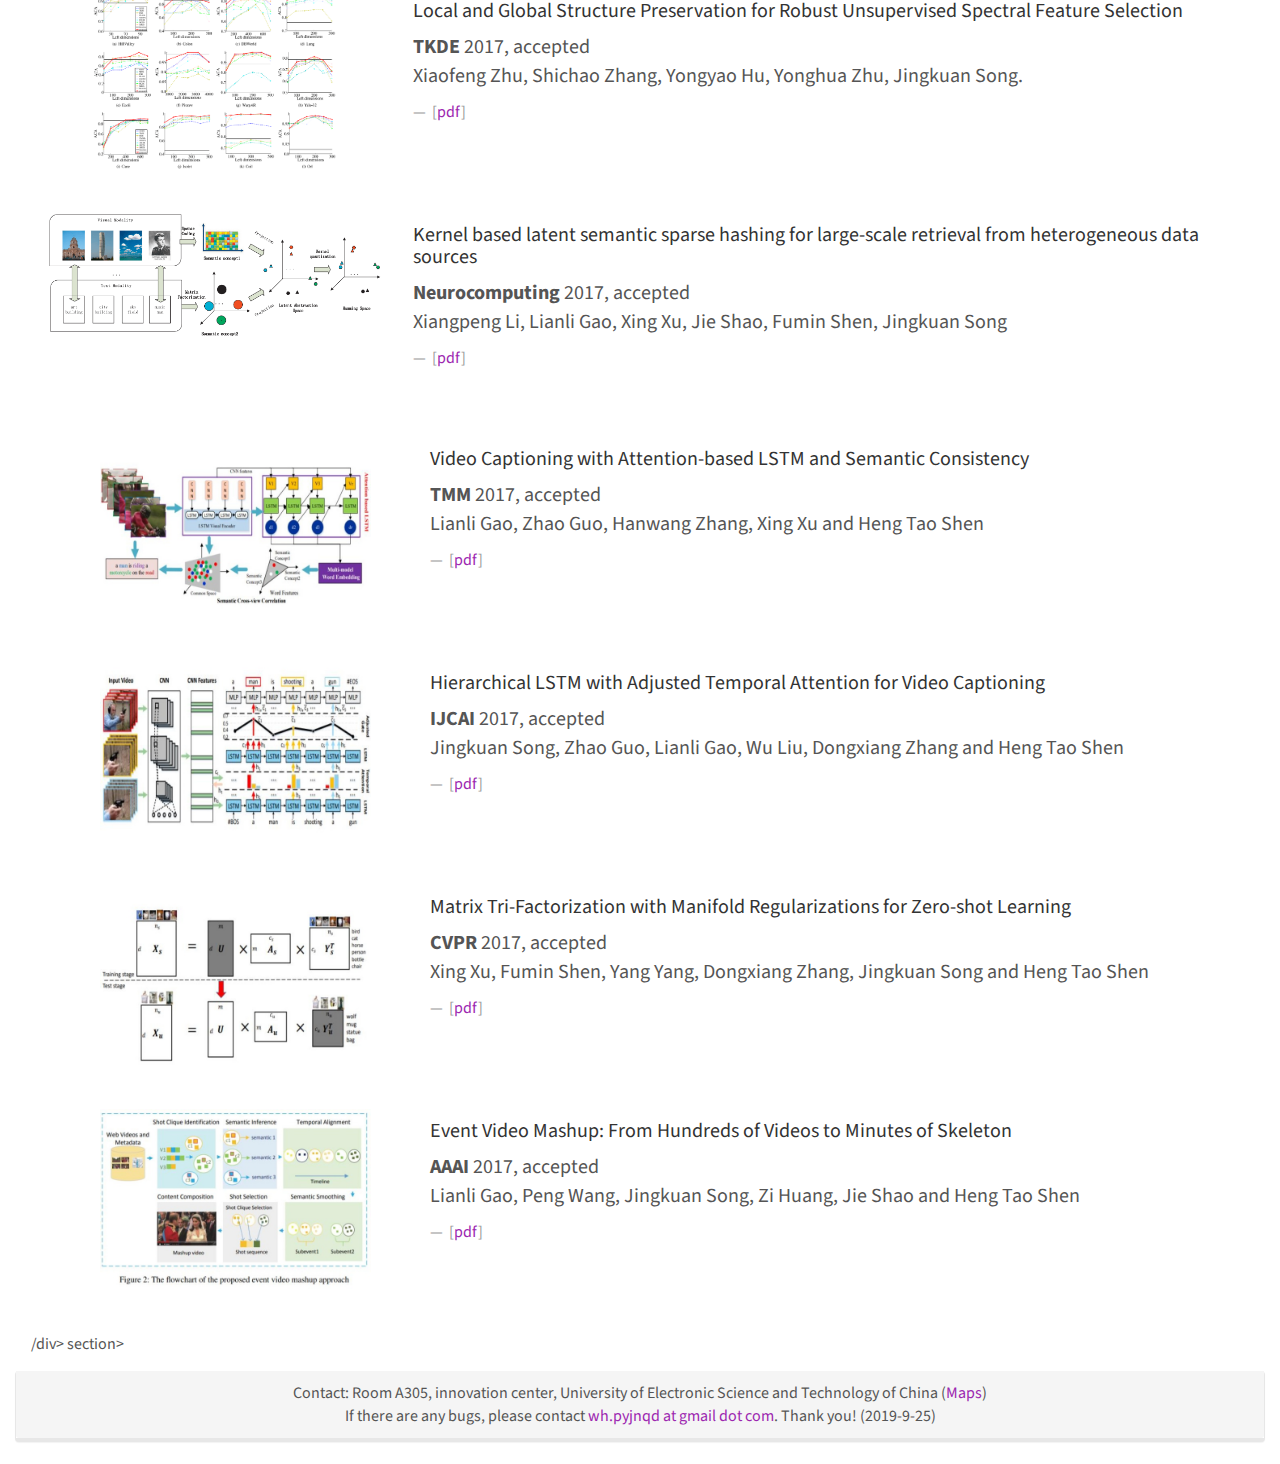
<file: research/index.html>
<!DOCTYPE html>
<html>


<head>
  <!-- <script async src="https://busuanzi.ibruce.info/busuanzi/2.3/busuanzi.pure.mini.js"></script> -->
  <meta charset="utf-8">
  <meta http-equiv="X-UA-Compatible" content="IE=edge">
  <meta name="viewport" content="width=device-width, initial-scale=1">
  <title>Research</title>
  <meta name="description" content="VLG: Research">
  <link rel="stylesheet" href="../css/bootstrap.min.css">
  <link rel="stylesheet" href="../css/main.css">
  <link rel="stylesheet" href="../css/style.css">
  <link rel="canonical" href="index.html">
  <link rel="shortcut icon" type="image/x-icon" href="../images/assests/favicon.ico">
  <script type="text/javascript">
    function showPubs(id) {
    var pubs = document.getElementById('pubs');
      pubs.classList.toggle('show-by-date', id === 0)
      pubs.classList.toggle('show-by-topic', id === 1)
      return true;
    }
  </script>
  <style type="text/css">
    #pubs .pubs-list {
        display: none;
    }

    #pubs.show-by-date .pubs-list.by-date {
        display: block;
    }

    #pubs.show-by-topic .pubs-list.by-topic {
        display: block;
    }
  </style>
  
</head>

<style>
  #preview{
    max-width: 60%;
    max-height: 60%;
    box-shadow: 0 0 36px 12px rgba(0, 0, 0, 0.3333333333);
    object-fit: contain;
    width: auto;
    height: auto;
    display: flex;
    border-radius: 0;
    padding: 0;
    margin: 0;
    margin: 0;
    position: absolute;
  }
</style>

<body>

  <div class="navbar navbar-default navbar-fixed-top" role="navigation">
    <div class="navbar-background-container">
      <div class="container-fluid">
        <!-- <div class="navbar-header">
          <button type="button" class="navbar-toggle collapsed" data-toggle="collapse" data-target="#navbar-collapse-1"
            aria-expanded="false">
            <span class="sr-only">Toggle navigation</span>
            <span class="icon-bar"></span>
            <span class="icon-bar"></span>
            <span class="icon-bar"></span>
          </button>

          <a class="navbar-brand" href="../index.html">Vision and Language Group@CFM, UESTC</a>
        </div> -->
        <div class="collapse navbar-collapse" id="navbar-collapse-1">
          <ul class="nav navbar-nav navbar-left">
            <li><a href="../index.html" class="hvr-underline-from-center">News</a></li>
            <li><a href="index.html" class="hvr-underline-from-center">Research</a></li>
            <li><a href="../seminars/index.html" class="hvr-underline-from-center">Seminars</a></li>
            <li><a href="../members/index.html" class="hvr-underline-from-center">Team</a></li>
            <li><a href="../entertainment/index.html" class="hvr-underline-from-center">Entertainment</a></li>
          </ul>
        </div>
      </div>
    </div>
  </div>

  <div class="container-fluid">
    <div class="row">
      <div id="gridid" class="col-sm-12">
        <center>
          <h1 id="publications">Selected Publications</h1>
          <h4><a href="#selected_publications" onclick="showPubs(0); return false;">By date</a>  |
              <a href="#selected_publications" onclick="showPubs(1)">By topic</a>
          </h4>
        </center>
        <!-- <div class="indent"> -->
          <!-- <p>Jump to <a href="#2020">2020</a>, <a href="#2019">2019</a>, <a href="#2018">2018</a>, <a href="#2017">2017</a>.</p>
          <p>Part of our publications, click the links for details</p>
          <p><a href="https://scholar.google.com/citations?user=F5Zy9V4AAAAJ">Song's Google Scholar</a>
          </p>
          <p><a href="https://scholar.google.com/citations?user=zsm2dpYAAAAJ">Gao's Google Scholar</a>
          </p> -->
        <!-- </div> -->
        <div id="pubs" class="show-by-date">
          <div class="pubs-list by-date">
            <div class="container">
            <p>Jump to <a href="#2020">2020</a>, <a href="#2019">2019</a>, <a href="#2018">before 2018</a>
            <h3 id="2020">2020</h3>

            <div class="row">
              <div class="col-xs-12 col-sm-12 col-md-12 col-lg-12">
                <div class="col-sm-3 col-md-3 col-lg-2">
                  <img src="../images/publications/20-tnnls-zly.jpg" class="img-responsive img-thumbnail">
                </div>
                <div class="col-sm-9 col-md-9 col-lg-9">
                  <blockquote>
                    <h4 style="color: blue;"><strong>
                      Rich Visual Knowledge-based Augmentation Network for Visual Question Answering</strong>
                    </h4>
                    <p>Liyang Zhang, Shuaicheng Liu, Donghao Liu, Pengpeng Zeng, Xiangpeng Li, 
                      <strong>Lianli Gao</strong>, Jingkuang Song.</p>
                    <p style="color: #000079;"><strong>TNNLS</strong> 2020, accepted</p>
                    <footer class="blockquote-footer">
                        [pdf], 
                        [<a href="https://github.com/yyyanglz/KAN">code</a>]
                    </footer>
                  </blockquote>
                </div>
              </div>
            </div>

            <div class="row">
              <div class="col-xs-12 col-sm-12 col-md-12 col-lg-12">
                <div class="col-sm-3 col-md-3 col-lg-2">
                  <img src="../images/publications/20-eccv-zql.jpg" class="img-responsive img-thumbnail">
                </div>
                <div class="col-sm-9 col-md-9 col-lg-9">
                  <blockquote>
                    <h4 style="color: blue;"><strong>
                      Patch-wise Attack for Fooling Deep Neural Network</strong>
                    </h4>
                    <p><strong>Lianli Gao</strong>, Qilong Zhang, Jingkuan Song, Xianglong Liu, Heng Tao Shen.</p>
                    <p style="color: #000079;"><strong>ECCV</strong> 2020, accepted</p>
                      <footer class="blockquote-footer">
                        [<a href="https://arxiv.org/abs/2007.06765">pdf</a>], [<a
                          href="https://github.com/qilong-zhang/Patch-wise-iterative-attack">code</a>]
                      </footer>
                  </blockquote>
                </div>
              </div>
            </div>

            <div class="row">
              <div class="col-xs-12 col-sm-12 col-md-12 col-lg-12">
                <div class="col-sm-3 col-md-3 col-lg-2">
                  <img src="../images/publications/20-sigir-lrm.png" class="img-responsive img-thumbnail">
                </div>
                <div class="col-sm-9 col-md-9 col-lg-9">
                  <blockquote>
                    <h4>
                      3D Self-Attention for Unsupervised Video Quantization
                    </h4>
                    <strong>SIGIR</strong> 2020, accepted
                    <p>
                      Jingkuan Song, Ruimin Lang, Xiaosu Zhu, Xing Xu, Lianli Gao and Heng Tao Shen.
                      <footer class="blockquote-footer">
                        [pdf], [<a
                          href="https://github.com/brownwolf/3D-UVQ">code</a>]
                      </footer>
                  </blockquote>
                </div>
              </div>
            </div>
            
            <div class="row">
              <div class="col-xs-12 col-sm-12 col-md-12 col-lg-12">
                <div class="col-sm-3 col-md-3 col-lg-2">
                  <img src="../images/publications/20-aaai-ht.png" class="img-responsive img-thumbnail">
                </div>
                <div class="col-sm-9 col-md-9 col-lg-9">
                  <blockquote>
                    <h4>
                      SNEQ: Semi-supervised Attributed Network Embedding with Attention-based Quantisation
                    </h4>
                    <strong>AAAI</strong> 2020, accepted
                    <p>
                      Tao He, Lianli Gao, Jingkuan Song, Xin Wang, Kejie Huang, Yufang Li.
                      <footer class="blockquote-footer">
                        [<a href="https://www.aaai.org/Papers/AAAI/2020GB/AAAI-HeT.2755.pdf">pdf</a>], [<a
                          href="https://github.com/ht014/SNEQ">code</a>]
                      </footer>
                  </blockquote>
                </div>
              </div>
            </div>

            <div class="row">
              <div class="col-xs-12 col-sm-12 col-md-12 col-lg-12">
                <div class="col-sm-3 col-md-3 col-lg-2">
                  <img src="../images/publications/20-ijcai-ht.png" class="img-responsive img-thumbnail">
                </div>
                <div class="col-sm-9 col-md-9 col-lg-9">
                  <blockquote>
                    <h4>
                      Learning from the Scene and Borrowing from the Rich: Tackling the Long Tail in Scene Graph Generation
                    </h4>
                    <strong>IJCAI</strong> 2020, accepted
                    <p>
                      Tao He, Lianli Gao, Jingkuan Song, Jianfei Cai , Yuan-Fang Li.
                      <footer class="blockquote-footer">
                         [<a href=" https://arxiv.org/abs/2006.07585">pdf</a>], [<a
                          href="https://github.com/ht014/lsbr">code</a>]
                      </footer>
                  </blockquote>
                </div>
              </div>
            </div>

            <div class="row">
              <div class="col-xs-12 col-sm-12 col-md-12 col-lg-12">
                <div class="col-sm-3 col-md-3 col-lg-2">
                  <img src="../images/publications/20-ijcai-zzl.png" class="img-responsive img-thumbnail">
                </div>
                <div class="col-sm-9 col-md-9 col-lg-9">
                  <blockquote>
                    <h4>
                      Bottom-up and Top-down: Bidirectional Additive Net for Edge Detection
                    </h4>
                    <strong>IJCAI</strong> 2020, accepted
                    <p>
                      Lianli Gao, Zhilong Zhou, Heng Tao Shen, Jingkuan Song.
                      <footer class="blockquote-footer">
                        [<a href="https://www.ijcai.org/Proceedings/2020/0083.pdf">pdf</a>]
                      </footer>
                  </blockquote>
                </div>
              </div>
            </div>

            <div class="row">
              <div class="col-xs-12 col-sm-12 col-md-12 col-lg-12">
                <div class="col-sm-3 col-md-3 col-lg-2">
                  <img src="../images/publications/20-ijcv-ht.png" class="img-responsive img-thumbnail">
                </div>
                <div class="col-sm-9 col-md-9 col-lg-9">
                  <blockquote>
                    <h4>
                      Unified Binary Generative Adversarial Network for Image Retrieval and Compression
                    </h4>
                    <strong>IJCV</strong> 2020, accepted
                    <p>
                      Jingkuan Song, Tao He, Lianli Gao, Xing Xu, Alan Hanjalic, Heng Tao Shen.
                      <footer class="blockquote-footer">
                        [<a href="https://link.springer.com/article/10.1007/s11263-020-01305-2">pdf</a>]
                      </footer>
                  </blockquote>
                </div>
              </div>
            </div>



            <h3 id="2019">2019</h3>
            <div class="row">
              <div class="col-xs-12 col-sm-12 col-md-12 col-lg-12">
                <div class="col-sm-3 col-md-3 col-lg-2">
                  <img src="../images/publications/MM2019Learnable.png" class="img-responsive img-thumbnail">
                </div>
                <div class="col-sm-9 col-md-9 col-lg-9">
                  <blockquote>
                    <h4>
                      Learnable Aggregating Net with Divergent Loss for Video Question Answering
                    </h4>
                    <strong>ACM MM</strong> 2019, accepted
                    <p>
                      Xiangpeng Li, Lianli Gao, Xuanhan Wang, Wu Liu, Xing Xu,Jingkuan Song and Heng Tao Shen.
                      <footer class="blockquote-footer">
                        [<a href="https://acmmm.org/accepted-papers/">pdf</a>], [<a
                          href=" https://github.com/lixiangpengcs/LAD-Net-for-VideoQA">code</a>]
                      </footer>
                  </blockquote>
                </div>
              </div>
            </div>
            <div class="row">
              <div class="col-xs-12 col-sm-12 col-md-12 col-lg-12">
                <div class="col-sm-3 col-md-3 col-lg-2">
                  <img src="../images/publications/MM2019Adaptive.png" class="img-responsive img-thumbnail">
                </div>
                <div class="col-sm-9 col-md-9 col-lg-9">
                  <blockquote>
                    <h4>
                      Adaptive Multi-path Aggregation for Dense Human Pose Estimation In The Wild
                    </h4>
                    <strong>ACM MM</strong> 2019, accepted
                    <p>
                      Yuyu Guo, Lianli Gao, Jingkuan Song, Peng Wang, Wuyuan Xie and Heng Tao Shen.
                      <footer class="blockquote-footer">
                        [pdf]
                        <!--                         [<a href="https://acmmm.org/accepted-papers/">pdf</a>], [<a
                            href=" https://github.com/lixiangpengcs/LAD-Net-for-VideoQA">code</a>] -->
                          </footer>
                        </blockquote>
                      </div>
                    </div>
                  </div>
                  <div class="row">
                    <div class="col-xs-12 col-sm-12 col-md-12 col-lg-12">
                      <div class="col-sm-3 col-md-3 col-lg-2">
                        <img src="../images/publications/IJCAI2019Recurrent.png" class="img-responsive img-thumbnail">
                      </div>
                      <div class="col-sm-9 col-md-9 col-lg-9">
                        <blockquote>
                          <h4>
                            Deep Recurrent Quantization for Generating Sequential Binary Codes
                          </h4>
                          <strong>IJCAI</strong> 2019, accepted
                          <p>
                            Jingkuan Song, Xiaosu Zhu, Lianli Gao, Xin-Shun Xu, Wu Liu, Heng Tao Shen.
                          </p>
                          <footer class="blockquote-footer">
                            [<a href="https://www.ijcai.org/proceedings/2019/0128.pdf">pdf</a>], [<a
                              href="https://github.com/cfm-uestc/DRQ">code</a>]
                          </footer>
                        </blockquote>
                      </div>
                    </div>
      
                  </div>
                  <div class="row">
                    <div class="col-xs-12 col-sm-12 col-md-12 col-lg-12">
                      <div class="col-sm-3 col-md-3 col-lg-2">
                        <img src="../images/publications/IJCAI2019Beyond.png" class="img-responsive img-thumbnail">
                      </div>
                      <div class="col-sm-9 col-md-9 col-lg-9">
                        <blockquote>
                          <h4>
                            Beyond Product Quantization: Deep Progressive Quantization for Image Retrieval
                          </h4>
                          <strong>IJCAI</strong> 2019, accepted
                          <p>
                            Lianli Gao, Xiaosu Zhu, Jingkuan Song, Zhou Zhao, Heng Tao Shen</p>
                          <footer class="blockquote-footer">
                            [<a href="https://www.ijcai.org/proceedings/2019/0102.pdf">pdf</a>],[<a
                              href="https://github.com/cfm-uestc/DPQ">code</a>]
                          </footer>
                        </blockquote>
                      </div>
                    </div>
                  </div>
                  <div class="row">
                    <div class="col-xs-12 col-sm-12 col-md-12 col-lg-12">
                      <div class="col-sm-3 col-md-3 col-lg-2">
                        <img src="../images/publications/IJCAI2019Domain.png" class="img-responsive img-thumbnail">
                      </div>
                      <div class="col-sm-9 col-md-9 col-lg-9">
                        <blockquote>
                          <h4>
                            One Network for Multi-Domains: Domain Adaptive Hashing with Intersectant Generative Adversarial
                            Networks
                          </h4>
                          <strong>IJCAI</strong> 2019, accepted
                          <p>
                            Tao He, Yuan-Fang Li, Lianli Gao, Dongxiang Zhang, Jingkuan Song.
                            <footer class="blockquote-footer">
                              [<a href="https://www.ijcai.org/proceedings/2019/0344.pdf">pdf</a>]
                            </footer>
                        </blockquote>
                      </div>
                    </div>
                  </div>
                  <div class="row">
                    <div class="col-xs-12 col-sm-12 col-md-12 col-lg-12">
                      <div class="col-sm-3 col-md-3 col-lg-2">
                        <img src="../images/publications/IJCAI2019Open.png" class="img-responsive img-thumbnail">
                      </div>
                      <div class="col-sm-9 col-md-9 col-lg-9">
                        <blockquote>
                          <h4>
                            Open-Ended Long-Form Video Question Answering via Hierarchical Convolutional Self-Attention
                            Networks
                          </h4>
                          <strong>IJCAI</strong> 2019, accepted
                          <p>
                            Zhu Zhang, Zhou Zhao, Zhijie Lin, Jingkuan Song, Xiaofei He.
                            <footer class="blockquote-footer">
                              [<a href="https://www.ijcai.org/proceedings/2019/0609.pdf">pdf</a>]
                            </footer>
                        </blockquote>
                      </div>
                    </div>
                  </div>
                  <div class="row">
                    <div class="col-xs-12 col-sm-12 col-md-12 col-lg-12">
                      <div class="col-sm-3 col-md-3 col-lg-2">
                        <img src="../images/publications/IJCAI2019Localizing.png" class="img-responsive img-thumbnail">
                      </div>
                      <div class="col-sm-9 col-md-9 col-lg-9">
                        <blockquote>
                          <h4>
                            Localizing Unseen Activities in Video via Image Query
                          </h4>
                          <strong>IJCAI</strong> 2019, accepted
                          <p>
                            Zhu Zhang, Zhou Zhao, Zhijie Lin, Jingkuan Song, Deng Cai.
                            <footer class="blockquote-footer">
                              [<a href="https://www.ijcai.org/proceedings/2019/0610.pdf">pdf</a>]
                            </footer>
                        </blockquote>
                      </div>
                    </div>
                  </div>
                  <div class="row">
                    <div class="col-xs-12 col-sm-12 col-md-12 col-lg-12">
                      <div class="col-sm-3 col-md-3 col-lg-2">
                        <img src="../images/publications/TPAMI2019Hierarchical.png" class="img-responsive img-thumbnail">
                      </div>
                      <div class="col-sm-9 col-md-9 col-lg-9">
                        <blockquote>
                          <h4>
                            Hierarchical LSTMs with Adaptive Attention for Visual Captioning
                          </h4>
                          <strong>TPAMI</strong> 2019, accepted
                          <p>
                            Lianli Gao，Xiangpeng Li，Jingkuan Song and Heng Tao Shen.
                            <footer class="blockquote-footer">
                              [<a href="https://arxiv.org/pdf/1812.11004.pdf">pdf</a>], [<a
                                href="https://github.com/lixiangpengcs/Spatial-Temporal-Adaptive-Attention-for-Video-Captioning">code</a>]
      
                            </footer>
                        </blockquote>
                      </div>
                    </div>
                  </div>
                  <div class="row">
                    <div class="col-xs-12 col-sm-12 col-md-12 col-lg-12">
                      <div class="col-sm-3 col-md-3 col-lg-2">
                        <img src="../images/publications/AAAI2019Beyond.png" class="img-responsive img-thumbnail">
                      </div>
                      <div class="col-sm-9 col-md-9 col-lg-9">
                        <blockquote>
                          <h4>
                            Beyond RNNs: Positional Self-Attention with Co-Attention for Video Question Answering
                          </h4>
                          <strong>AAAI</strong> 2019, accepted
                          <p>
                            Xiangpeng Li, Jingkuan Song, Lianli Gao, Xianglong Liu, Wenbing Huang, Chuang Gan and Xiangnan He.
                            <footer class="blockquote-footer">
                              [<a href="https://www.aaai.org/ojs/index.php/AAAI/article/view/4887/4760">pdf</a>]
                            </footer>
                        </blockquote>
                      </div>
                    </div>
                  </div>
                  <div class="row">
                    <div class="col-xs-12 col-sm-12 col-md-12 col-lg-12">
                      <div class="col-sm-3 col-md-3 col-lg-2">
                        <img src="../images/publications/AAAI2019Structured.png" class="img-responsive img-thumbnail">
                      </div>
                      <div class="col-sm-9 col-md-9 col-lg-9">
                        <blockquote>
                          <h4>
                            Structured Two-stream Attention Network for Video Question Answering
                          </h4>
                          <strong>AAAI</strong> 2019, accepted
                          <p>
                            Lianli Gao, Pengpeng Zeng, Jingkuan Song, YuanFang Li, Wu Liu, Tao Mei and Heng Tao Shen.
                            <footer class="blockquote-footer">
                              [<a href="https://aaai.org/ojs/index.php/AAAI/article/view/4602/4480">pdf</a>]
                            </footer>
                        </blockquote>
                      </div>
                    </div>
      
                  </div>
                  <div class="row">
                    <div class="col-xs-12 col-sm-12 col-md-12 col-lg-12">
                      <div class="col-sm-3 col-md-3 col-lg-2">
                        <img src="../images/publications/AAAI2019Perceptual.png" class="img-responsive img-thumbnail">
                      </div>
                      <div class="col-sm-9 col-md-9 col-lg-9">
                        <blockquote>
                          <h4>
                            Perceptual Pyramid Adversarial Networks for Text-to-Image Synthesis
                          </h4>
                          <strong>AAAI</strong> 2019, accepted
                          <p>
                            Lianli Gao, Daiyuan Chen, Jingkuan Song, Xing Xu, Dongxiang Zhang and Heng Tao Shen.
                            <footer class="blockquote-footer">
                              [<a href="https://aaai.org/ojs/index.php/AAAI/article/view/4844/4717">pdf</a>]
                            </footer>
                        </blockquote>
                      </div>
                    </div>
                  </div>
                  <div class="row">
                    <div class="col-xs-12 col-sm-12 col-md-12 col-lg-12">
                      <div class="col-sm-3 col-md-3 col-lg-2">
                        <img src="../images/publications/AAAI2019Deliberate.png" class="img-responsive img-thumbnail">
                      </div>
                      <div class="col-sm-9 col-md-9 col-lg-9">
                        <blockquote>
                          <h4>
                            Deliberate Residual based Attention Network for Image Captioning
                          </h4>
                          <strong>AAAI</strong> 2019, accepted
                          <p>
                            Lianli Gao, Kaixuan Fan, Jingkuan Song, Xianglong Liu, Xing Xu and Heng Tao Shen.
                            <footer class="blockquote-footer">
                              [<a href="https://aaai.org/ojs/index.php/AAAI/article/view/4845/4718">pdf</a>], [<a
                                href="https://github.com/fkxssaa/Deliberate-Attention-Networks-for-Image-Captioning">code</a>]
                            </footer>
                        </blockquote>
                      </div>
                    </div>
                  </div>
                  <div class="row">
                    <div class="col-xs-12 col-sm-12 col-md-12 col-lg-12">
                      <div class="col-sm-3 col-md-3 col-lg-2">
                        <img src="../images/publications/TIP2019Learning.png" class="img-responsive img-thumbnail">
                      </div>
                      <div class="col-sm-9 col-md-9 col-lg-9">
                        <blockquote>
                          <h4>
                            Learning Match Kernels on Grassmann Manifolds for Action Recognition
                          </h4>
                          <strong>TIP</strong> 2019, accepted
                          <p>
                            Lei Zhang, Xiantong Zhen, Ling Shao, Jingkuan Song.
                            <footer class="blockquote-footer">
                              [<a href="https://ieeexplore.ieee.org/stamp/stamp.jsp?tp=&arnumber=8444452">pdf</a>]
                            </footer>
                        </blockquote>
                      </div>
                    </div>
                  </div>
                  <div class="row" style="margin-left:10px">
                    <div class="col-xs-12 col-sm-12 col-md-12 col-lg-12">
                      <div class="col-sm-3 col-md-3 col-lg-2" style="padding-left:0px;padding-right:0px">
                        <div class="avatar">
                          <img src="../images/publications/19-14.jpg" class="img-responsive img-thumbnail">
                        </div>
                      </div>
                      <div class="col-sm-9 col-md-9 col-lg-9">
                        <blockquote style="margin-bottom:5px">
                          <h4>
                            14. Matching Images and Text with Multi-modal Tensor Fusion and Re-ranking
                          </h4>
                          <strong>ACM MM</strong> 2019, accepted
                          <p>
                            Tan Wang, Xing Xu, Yang Yang, Alan Hanjalic, Heng Tao Shen and Jingkuan Song.
                            <footer class="blockquote-footer">
                              [<a href="https://arxiv.org/pdf/1908.04011.pdf">pdf</a>]
                            </footer>
                        </blockquote>
                      </div>
                    </div>
                  </div>
                  <div class="row" style="margin-left:10px">
                    <div class="col-xs-12 col-sm-12 col-md-12 col-lg-12">
                      <div class="col-sm-3 col-md-3 col-lg-2" style="padding-left:0px;padding-right:0px">
                        <div class="avatar">
                          <img src="../images/publications/19-14.jpg" class="img-responsive img-thumbnail">
                        </div>
                      </div>
                      <div class="col-sm-9 col-md-9 col-lg-9">
                        <blockquote style="margin-bottom:5px">
                          <h4>
                            15. Template-Based MathWord Problem Solvers with Recursive Neural Networks
                          </h4>
                          <strong>AAAI</strong> 2019, accepted
                          <p>
                            Lei Wang,Dongxiang Zhang,Jipeng Zhang,Xing Xu,Lianli Gao,Bingtian Dai and Heng Tao Shen.
                            <footer class="blockquote-footer">
                              [<a href="https://arxiv.org/pdf/1811.05632.pdf">pdf</a>]
                            </footer>
                        </blockquote>
                      </div>
                    </div>
                  </div>
      
                  <h3 id="2018">2018</h3>
                  <div class="row">
                    <div class="col-xs-12 col-sm-12 col-md-12 col-lg-12">
                      <div class="col-sm-3 col-md-3 col-lg-2">
                        <img src="../images/publications/TNNLS2018From.png" class="img-responsive img-thumbnail">
                      </div>
                      <div class="col-sm-9 col-md-9 col-lg-9">
                        <blockquote>
                          <h4>
                            From Deterministic to Generative: Multi-Modal Stochastic RNNs for Video Captioning
                          </h4>
                          <strong>TNNLS</strong> 2018, accepted
                          <p>
                            Jingkuan Song, Yuyu Guo, Lianli Gao, Xuelong Li, Alan Hanjalic, Heng Tao Shen.
                            <footer class="blockquote-footer">
                              [<a href="https://ieeexplore.ieee.org/stamp/stamp.jsp?tp=&arnumber=8438512">pdf</a>], [<a
                                href="https://github.com/gyy8426/MSRNN">code</a>]
                            </footer>
                        </blockquote>
                      </div>
                    </div>
                  </div>
                  <div class="row">
                    <div class="col-xs-12 col-sm-12 col-md-12 col-lg-12">
                      <div class="col-sm-3 col-md-3 col-lg-2">
                        <img src="../images/publications/MM2018Examine.png" class="img-responsive img-thumbnail">
                      </div>
                      <div class="col-sm-9 col-md-9 col-lg-9">
                        <blockquote>
                          <h4>
                            Examine before You Answer: Multi-task Learning with Adaptive-attentions for Multiple-choice VQA
                          </h4>
                          <strong>ACM MM</strong> 2018, accepted
                          <p>
                            Jingkuan Song, Pengpeng Zeng, Lianli Gao, Xianglong Liu, Heng Tao Shen.
                            <footer class="blockquote-footer">
                              [<a href="https://dl.acm.org/citation.cfm?id=3240687">pdf</a>]
                            </footer>
                        </blockquote>
                      </div>
                    </div>
                  </div>
                  <div class="row">
                    <div class="col-xs-12 col-sm-12 col-md-12 col-lg-12">
                      <div class="col-sm-3 col-md-3 col-lg-2">
                        <img src="../images/publications/MM2018Cumulative.png" class="img-responsive img-thumbnail">
                      </div>
                      <div class="col-sm-9 col-md-9 col-lg-9">
                        <blockquote>
                          <h4>
                            Cumulative Nets for Edge Detection
                          </h4>
                          <strong>ACM MM</strong> 2018, accepted
                          <p>
                            Jingkuan Song, Zhilong Zhou, Lianli Gao, Xing Xu, Heng Tao Shen.
                            <footer class="blockquote-footer">
                              [<a href="https://dl.acm.org/citation.cfm?id=3240688">pdf</a>]
                            </footer>
                        </blockquote>
                      </div>
                    </div>
                  </div>
                  <div class="row">
                    <div class="col-xs-12 col-sm-12 col-md-12 col-lg-12">
                      <div class="col-sm-3 col-md-3 col-lg-2">
                        <img src="../images/publications/MM2018Pseudo.png" class="img-responsive img-thumbnail">
                      </div>
                      <div class="col-sm-9 col-md-9 col-lg-9">
                        <blockquote>
                          <h4>
                            Pseudo Transfer with Marginalized Corrupted Attribute for Zero-shot Learning
                          </h4>
                          <strong>ACM MM</strong> 2018, accepted
                          <p>
                            Teng Long, Xing Xu, YouYou Li, Fumin Shen, Jingkuan Song, Heng Tao Shen.
                            <footer class="blockquote-footer">
                              [<a href="https://dl.acm.org/citation.cfm?id=3240715">pdf</a>]
                            </footer>
                        </blockquote>
                      </div>
                    </div>
                  </div>
                  <div class="row">
                    <div class="col-xs-12 col-sm-12 col-md-12 col-lg-12">
                      <div class="col-sm-3 col-md-3 col-lg-2">
                        <img src="../images/publications/Shaoadd.jpg"
                          class="img-responsive img-thumbnail">
                      </div>
                      <div class="col-sm-9 col-md-9 col-lg-9">
                        <blockquote>
                          <h4>
                            Towards Accurate Georeferenced Video Search with Camera Field of View Modeling
                          </h4>
                          <strong>TCSVT</strong> 2018, accepted
                          <p>
                            Jie Shao, Gang Hu, Jingkuan Song, Xueliang Liu, Heng Tao Shen.
                            <footer class="blockquote-footer">
                              [<a href="https://ieeexplore.ieee.org/stamp/stamp.jsp?tp=&arnumber=8386838">pdf</a>]
                            </footer>
                        </blockquote>
                      </div>
                    </div>
                  </div>
                  <div class="row">
                    <div class="col-xs-12 col-sm-12 col-md-12 col-lg-12">
                      <div class="col-sm-3 col-md-3 col-lg-2">
                        <img src="../images/publications/TIP2018Cross.png" class="img-responsive img-thumbnail">
                      </div>
                      <div class="col-sm-9 col-md-9 col-lg-9">
                        <blockquote>
                          <h4>
                            Cross-Paced Representation Learning with Partial Curricula for Sketch-based Image Retrieval
                          </h4>
                          <strong>TIP</strong> 2018, accepted
                          <p>
                            Dan Xu, Alameda-Pineda, Xavier, Jingkuan Song, Ricci Elisa, Nicu Sebe.
                            <footer class="blockquote-footer">
                              [<a href="https://ieeexplore.ieee.org/stamp/stamp.jsp?tp=&arnumber=8360145">pdf</a>]
                            </footer>
                        </blockquote>
                      </div>
                    </div>
                  </div>
                  <div class="row">
                    <div class="col-xs-12 col-sm-12 col-md-12 col-lg-12">
                      <div class="col-sm-3 col-md-3 col-lg-2">
                        <img src="../images/publications/IJCAI2018Complementary.png" class="img-responsive img-thumbnail">
                      </div>
                      <div class="col-sm-9 col-md-9 col-lg-9">
                        <blockquote>
                          <h4>
                            Complementary Binary Quantization for Joint Multiple Indexing
                          </h4>
                          <strong>IJCAI</strong> 2018, accepted
                          <p>
                            Qiang Fu, Xu Han, Xianglong Liu, Jingkuan Song, Cheng Deng.
                            <footer class="blockquote-footer">
                              [<a href="https://www.ijcai.org/proceedings/2018/0292.pdf">pdf</a>]
                            </footer>
                        </blockquote>
                      </div>
                    </div>
                  </div>
                  <div class="row">
                    <div class="col-xs-12 col-sm-12 col-md-12 col-lg-12">
                      <div class="col-sm-3 col-md-3 col-lg-2">
                        <img src="../images/publications/IJCAI2018From.png" class="img-responsive img-thumbnail">
                      </div>
                      <div class="col-sm-9 col-md-9 col-lg-9">
                        <blockquote>
                          <h4>
                            From Pixels to Objects: Cubic Visual Attention for Visual Question Answering
                          </h4>
                          <strong>IJCAI</strong> 2018, accepted
                          <p>
                            Jingkuan Song, Pengpeng Zeng, Lianli Gao, Heng Tao Shen.
                            <footer class="blockquote-footer">
                              [<a href="https://www.ijcai.org/proceedings/2018/0126.pdf">pdf</a>]
                            </footer>
                        </blockquote>
                      </div>
                    </div>
                  </div>
                  <div class="row">
                    <div class="col-xs-12 col-sm-12 col-md-12 col-lg-12">
                      <div class="col-sm-3 col-md-3 col-lg-2">
                        <img src="../images/publications/IJCAI2018Coarse.png" class="img-responsive img-thumbnail">
                      </div>
                      <div class="col-sm-9 col-md-9 col-lg-9">
                        <blockquote>
                          <h4>
                            Coarse-to-fine Image Co-segmentation with Intra and Inter Rank Constraints
                          </h4>
                          <strong>IJCAI</strong> 2018, accepted
                          <p>
                            Lianli Gao, Jingkuan Song, Dongxiang Zhang, Heng Tao Shen.
                            <footer class="blockquote-footer">
                              [<a href="https://www.ijcai.org/proceedings/2018/0100.pdf">pdf</a>]
                            </footer>
                        </blockquote>
                      </div>
                    </div>
                  </div>
                  <div class="row">
                    <div class="col-xs-12 col-sm-12 col-md-12 col-lg-12">
                      <div class="col-sm-3 col-md-3 col-lg-2">
                        <img src="../images/publications/IJCAI2018Dual.png" class="img-responsive img-thumbnail">
                      </div>
                      <div class="col-sm-9 col-md-9 col-lg-9">
                        <blockquote>
                          <h4>
                            Dual Conditional GANs for Face Aging and Rejuvenation
                          </h4>
                          <strong>IJCAI</strong> 2018, accepted
                          <p>
                            Jingkuan Song, Jingqiu Zhang, Lianli Gao, Xianglong Liu, Heng Tao Shen.
                            <footer class="blockquote-footer">
                              [<a href="https://www.ijcai.org/proceedings/2018/0125.pdf">pdf</a>]
                            </footer>
                        </blockquote>
                      </div>
                    </div>
                  </div>
                  <div class="row">
                    <div class="col-xs-12 col-sm-12 col-md-12 col-lg-12">
                      <div class="col-sm-3 col-md-3 col-lg-2">
                        <img src="../images/publications/TKDE2018NAIS.png" class="img-responsive img-thumbnail">
                      </div>
                      <div class="col-sm-9 col-md-9 col-lg-9">
                        <blockquote>
                          <h4>
                            NAIS: Neural Attentive Item Similarity Model for Recommendation
                          </h4>
                          <strong>TKDE</strong> 2018, accepted
                          <p>
                            Xiangnan He, Zhankui He, Jingkuan Song, Zhenguang Liu, Yu-Gang Jiang, Tat-Seng Chua.
                            <footer class="blockquote-footer">
                              [<a href="https://arxiv.org/pdf/1809.07053.pdf">pdf</a>]
                            </footer>
                        </blockquote>
                      </div>
                    </div>
                  </div>
                  <div class="row">
                    <div class="col-xs-12 col-sm-12 col-md-12 col-lg-12">
                      <div class="col-sm-3 col-md-3 col-lg-2">
                        <img src="../images/publications/ICMR2018Modal.png" class="img-responsive img-thumbnail">
                      </div>
                      <div class="col-sm-9 col-md-9 col-lg-9">
                        <blockquote>
                          <h4>
                            Modal-adversarial Semantic Learning Network for Extendable Cross-modal Retrieval
                          </h4>
                          <strong>ICMR</strong> 2018, accepted
                          <p>
                            Xing Xu, Jingkuan Song, Huimin Lu, Yang Yang, Fumin Shen, Zi Huang.
                            <footer class="blockquote-footer">
                              [<a href="https://dl.acm.org/citation.cfm?id=3206033">pdf</a>]
                            </footer>
                        </blockquote>
                      </div>
                    </div>
                  </div>
                  <div class="row">
                    <div class="col-xs-12 col-sm-12 col-md-12 col-lg-12">
                      <div class="col-sm-3 col-md-3 col-lg-2">
                        <img src="../images/publications/ICMR20183D.png" class="img-responsive img-thumbnail">
                      </div>
                      <div class="col-sm-9 col-md-9 col-lg-9">
                        <blockquote>
                          <h4>
                            3D Image-based Indoor Localization Joint With WiFi Positioning
                          </h4>
                          <strong>ICMR</strong> 2018, accepted
                          <p>
                            Guoyu Lu, Jingkuan Song.
                            <footer class="blockquote-footer">
                              [<a href="https://dl.acm.org/citation.cfm?id=3206070">pdf</a>]
                            </footer>
                        </blockquote>
                      </div>
                    </div>
                  </div>
                  <div class="row">
                    <div class="col-xs-12 col-sm-12 col-md-12 col-lg-12">
                      <div class="col-sm-3 col-md-3 col-lg-2">
                        <img src="../images/publications/AAAI2018Binary.png" class="img-responsive img-thumbnail">
                      </div>
                      <div class="col-sm-9 col-md-9 col-lg-9">
                        <blockquote>
                          <h4>
                            Binary Generative Adversarial Networks for Image Retrieval
                          </h4>
                          <strong>AAAI</strong> 2018, accepted
                          <p>
                            Jingkuan Song, Tao He, Heng Tao Shen.
                            <footer class="blockquote-footer">
                              [<a href="https://www.aaai.org/ocs/index.php/AAAI/AAAI18/paper/viewFile/17150/15712">pdf</a>]
                            </footer>
                        </blockquote>
                      </div>
                    </div>
                  </div>
                  <div class="row">
                    <div class="col-xs-12 col-sm-12 col-md-12 col-lg-12">
                      <div class="col-sm-3 col-md-3 col-lg-2">
                        <img src="../images/publications/AAAI2018Deep.png" class="img-responsive img-thumbnail">
                      </div>
                      <div class="col-sm-9 col-md-9 col-lg-9">
                        <blockquote>
                          <h4>
                            Deep Region Hashing for Efficient Large-scale Instance Search from Images
                          </h4>
                          <strong>AAAI</strong> 2018, accepted
                          <p>
                            Jingkuan Song, Tao He, Lianli Gao, Xing Xu, Heng Tao Shen.
                            <footer class="blockquote-footer">
                              [<a href="https://www.aaai.org/ocs/index.php/AAAI/AAAI18/paper/viewFile/17160/15713">pdf</a>]
                            </footer>
                        </blockquote>
                      </div>
                    </div>
                  </div>
                  <div class="row">
                    <div class="col-xs-12 col-sm-12 col-md-12 col-lg-12">
                      <div class="col-sm-3 col-md-3 col-lg-2">
                        <img src="../images/publications/AAAI2018Math.png" class="img-responsive img-thumbnail">
                      </div>
                      <div class="col-sm-9 col-md-9 col-lg-9">
                        <blockquote>
                          <h4>
                            MathDQN: Solving Arithmetic Word Problems via Deep Reinforcement Learning
                          </h4>
                          <strong>AAAI</strong> 2018, accepted
                          <p>
                            Lei Wang, Dongxiang Zhang, lianli Gao, Jingkuan Song, Long Guo, Heng Tao Shen.
                            <footer class="blockquote-footer">
                              [<a href="https://aaai.org/ocs/index.php/AAAI/AAAI18/paper/view/16749/16111">pdf</a>]
                            </footer>
                        </blockquote>
                      </div>
                    </div>
                  </div>
                  <div class="row">
                    <div class="col-xs-12 col-sm-12 col-md-12 col-lg-12">
                      <div class="col-sm-3 col-md-3 col-lg-2">
                        <img src="../images/publications/TIP2018Self.png" class="img-responsive img-thumbnail">
                      </div>
                      <div class="col-sm-9 col-md-9 col-lg-9">
                        <blockquote>
                          <h4>
                            Self-Supervised Video Hashing with Hierarchical Binary Auto-encoder
                          </h4>
                          <strong>TIP</strong> 2018, accepted
                          <p>
                            Jingkuan Song, Hanwang Zhang, Xiangpeng Li, Lianli Gao, Meng Wang, Richang Hong.
                            <footer class="blockquote-footer">
                              [<a href="https://arxiv.org/pdf/1802.02305.pdf">pdf</a>]
                            </footer>
                        </blockquote>
                      </div>
                    </div>
                  </div>
                  <div class="row">
                    <div class="col-xs-12 col-sm-12 col-md-12 col-lg-12">
                      <div class="col-sm-3 col-md-3 col-lg-2">
                        <img src="../images/publications/TIP2018Deep.png" class="img-responsive img-thumbnail">
                      </div>
                      <div class="col-sm-9 col-md-9 col-lg-9">
                        <blockquote>
                          <h4>
                            Deep Self-taught Hashing for Image Retrieval
                          </h4>
                          <strong>TIP</strong> 2018, accepted
                          <p>
                            Yu Liu, Jingkuan Song, Ke Zhou, Linyu Yan, Li Liu, Fuhao Zou, Ling Shao.</p>
                          <footer class="blockquote-footer">
                            [<a href="https://core.ac.uk/download/pdf/157817192.pdf">pdf</a>]
                          </footer>
                        </blockquote>
                      </div>
                    </div>
                  </div>
                              <div class="row" style="margin-left:10px">
                    <div class="col-xs-12 col-sm-12 col-md-12 col-lg-12">
                      <div class="col-sm-3 col-md-3 col-lg-2" style="padding-left:0px;padding-right:0px">
                        <div class="avatar">
                          <img src="../images/publications/19.jpg" class="img-responsive img-thumbnail">
                        </div>
                      </div>
                      <div class="col-sm-9 col-md-9 col-lg-9">
                        <blockquote style="margin-bottom:5px">
                          <h4>
                            19. Binary Generative Adversarial Networks for Image Retrieval
                          </h4>
                          <strong>AAAI</strong> 2018, accepted
                          <p>
                            Jingkuan  Song, Tao He, Lianli  Gao, Xing Xu, Alan Hanjalic and Heng Tao Shen.</p>
                          <footer class="blockquote-footer">
                            [<a href="https://www.aaai.org/ocs/index.php/AAAI/AAAI18/paper/viewFile/17150/15712">pdf</a>]
                          </footer>
                        </blockquote>
                      </div>
                    </div>
                  </div>
      
       
                  <h3 id="2017">2017</h3>
                  <div class="row">
                    <div class="col-xs-12 col-sm-12 col-md-12 col-lg-12">
                      <div class="col-sm-3 col-md-3 col-lg-2">
                        <img src="../images/publications/ICCV2017Deep.png" class="img-responsive img-thumbnail">
                      </div>
                      <div class="col-sm-9 col-md-9 col-lg-9">
                        <blockquote>
                          <h4>
                            Deep Binaries: Encoding Semantic-Rich Cues for Efficient Textual-Visual Cross Retrieval
                          </h4>
                          <strong>ICCV</strong> 2017, accepted
                          <p>
                            Yuming Shen, Li Liu, Ling Shao, Jingkuan Song.
                            <footer class="blockquote-footer">
                              [<a href="https://arxiv.org/abs/1708.02531">pdf</a>]
                            </footer>
                        </blockquote>
                      </div>
                    </div>
                  </div>
      
      
                  <div class="row">
                    <div class="col-xs-12 col-sm-12 col-md-12 col-lg-12">
                      <div class="col-sm-3 col-md-3 col-lg-2">
                        <img src="../images/publications/MM2017Exploring.png" class="img-responsive img-thumbnail">
                      </div>
                      <div class="col-sm-9 col-md-9 col-lg-9">
                        <blockquote>
                          <h4>
                            Exploring Consistent Preferences: Discrete Hashing with Pair-Exemplar for Scalable Landmark Search
                          </h4>
                          <strong>ACM MM</strong> 2017, accepted
                          <p>
                            Lei Zhu, Zi Huang, Xiaojun Chang, Jingkuan Song, Heng Tao Shen.
                            <footer class="blockquote-footer">
                              [<a href="https://dl.acm.org/citation.cfm?id=3123301">pdf</a>]
                            </footer>
                        </blockquote>
                      </div>
                    </div>
                  </div>
      
      
                  <div class="row">
                    <div class="col-xs-12 col-sm-12 col-md-12 col-lg-12">
                      <div class="col-sm-3 col-md-3 col-lg-2">
                        <img src="../images/publications/MM2017Classification.png" class="img-responsive img-thumbnail">
                      </div>
                      <div class="col-sm-9 col-md-9 col-lg-9">
                        <blockquote>
                          <h4>
                            Classification by Retrieval: Binarizing Data and Classifier
                          </h4>
                          <strong>AAAI</strong> 2017, accepted
                          <p>
                            Lianli Gao, Peng Wang, Jingkuan Song, Zi Huang, Jie Shao, Heng Tao Shen.
                            <footer class="blockquote-footer">
                              [<a href="https://dl.acm.org/citation.cfm?id=3080767">pdf</a>]
                            </footer>
                        </blockquote>
                      </div>
                    </div>
                  </div>
      
                  <div class="row">
                    <div class="col-xs-12 col-sm-12 col-md-12 col-lg-12">
                      <div class="col-sm-3 col-md-3 col-lg-2">
                        <img src="../images/publications/IJCAI2017Hierarchical.png" class="img-responsive img-thumbnail">
                      </div>
                      <div class="col-sm-9 col-md-9 col-lg-9">
                        <blockquote>
                          <h4>
                            Hierarchical LSTM with Adjusted Temporal Attention for Video Captioning
                          </h4>
                          <strong>IJCAI</strong> 2017, accepted
                          <p>
                            Jingkuan Song, Zhao Guo, Lianli Gao, Wu Liu, Dongxiang Zhang, Heng Tao Shen
                            <footer class="blockquote-footer">
                              [<a href="https://arxiv.org/abs/1706.01231">pdf</a>], [<a
                                href="https://github.com/htconquer/ddh">code</a>]
                            </footer>
                        </blockquote>
                      </div>
                    </div>
                  </div>
      
      
                  <div class="row">
                    <div class="col-xs-12 col-sm-12 col-md-12 col-lg-12">
                      <div class="col-sm-3 col-md-3 col-lg-2">
                        <img src="../images/publications/PR2017Quantization.png" class="img-responsive img-thumbnail">
                      </div>
                      <div class="col-sm-9 col-md-9 col-lg-9">
                        <blockquote>
                          <h4>
                            Quantization-based hashing: a general framework for scalable image and video retrieval
                          </h4>
                          <strong>Pattern Recognition (PR)</strong> 2017, accepted
                          <p>
                            Jingkuan Song, Lianli Gao, Xiaofeng Zhu, Nicu Sebe
                            <footer class="blockquote-footer">
                              [<a href="https://www.sciencedirect.com/science/article/pii/S0031320317301322">pdf</a>]
                            </footer>
                        </blockquote>
                      </div>
                    </div>
                  </div>
      
                  <div class="row">
                    <div class="col-xs-12 col-sm-12 col-md-12 col-lg-12">
                      <div class="col-sm-3 col-md-3 col-lg-2">
                        <img src="../images/publications/TPAMI2017Survey.png" class="img-responsive img-thumbnail">
                      </div>
                      <div class="col-sm-9 col-md-9 col-lg-9">
                        <blockquote>
                          <h4>
                            A Survey on Learning to Hash
                          </h4>
                          <strong>TPAMI</strong> 2017, accepted
                          <p>
                            Jingdong Wang, Ting Zhang, Jingkuan Song, Nicu Sebe, Heng Tao Shen.
                            <footer class="blockquote-footer">
                              [<a href="https://arxiv.org/pdf/1606.00185.pdf">pdf</a>]
                            </footer>
                        </blockquote>
                      </div>
                    </div>
                  </div>
                  <div class="row">
                    <div class="col-xs-12 col-sm-12 col-md-12 col-lg-12">
                      <div class="col-sm-3 col-md-3 col-lg-2">
                        <img src="../images/publications/TIP2017Bilinear.png" class="img-responsive img-thumbnail">
                      </div>
                      <div class="col-sm-9 col-md-9 col-lg-9">
                        <blockquote>
                          <h4>
                            Bilinear Optimized Product Quantization for Scalable Visual Content
                          </h4>
                          <strong>TIP</strong> 2017, accepted
                          <p>
                            Litao Yu, Zi Huang, Fumin Shen, Jingkuan Song, Heng Tao Shen, Xiaofang Zhou.
                            <footer class="blockquote-footer">
                              [<a href="https://ieeexplore.ieee.org/document/7964737">pdf</a>]
                            </footer>
                        </blockquote>
                      </div>
                    </div>
                  </div>
                  <div class="row">
                    <div class="col-xs-12 col-sm-12 col-md-12 col-lg-12">
                      <div class="col-sm-3 col-md-3 col-lg-2">
                        <img src="../images/publications/TKDE2017Local.png" class="img-responsive img-thumbnail">
                      </div>
                      <div class="col-sm-9 col-md-9 col-lg-9">
                        <blockquote>
                          <h4>
                            Local and Global Structure Preservation for Robust Unsupervised Spectral Feature Selection
                          </h4>
                          <strong>TKDE</strong> 2017, accepted
                          <p>
                            Xiaofeng Zhu, Shichao Zhang, Yongyao Hu, Yonghua Zhu, Jingkuan Song.
                            <footer class="blockquote-footer">
                              [<a href="https://ieeexplore.ieee.org/document/8082527">pdf</a>]
                            </footer>
                        </blockquote>
                      </div>
                    </div>
                  </div>
                  <div class="row">
                    <div class="col-xs-12 col-sm-12 col-md-12 col-lg-12">
                      <div class="col-sm-3 col-md-3 col-lg-2">
                        <img src="../images/publications/Neuro2017Kernel.png" class="img-responsive img-thumbnail">
                      </div>
                      <div class="col-sm-9 col-md-9 col-lg-9">
                        <blockquote>
                          <h4>
                            Kernel based latent semantic sparse hashing for large-scale retrieval from heterogeneous data
                            sources
                          </h4>
                          <strong>Neurocomputing</strong> 2017, accepted
                          <p>
                            Xiangpeng Li, Lianli Gao, Xing Xu, Jie Shao, Fumin Shen, Jingkuan Song
                            <footer class="blockquote-footer">
                              [<a href="https://www.sciencedirect.com/science/article/pii/S0925231217304538">pdf</a>]
                            </footer>
                        </blockquote>
                      </div>
                    </div>
                  </div>
      
      
                                                      <div class="row" style="margin-left:10px">
                            <div class="col-xs-12 col-sm-12 col-md-12 col-lg-12">
                              <div class="col-sm-3 col-md-3 col-lg-2" style="padding-left:0px;padding-right:0px">
                                <div class="avatar">
                                  <img src="../images/publications/10.jpg" class="img-responsive img-thumbnail">
                                </div>
                              </div>
                              <div class="col-sm-9 col-md-9 col-lg-9">
                                <blockquote style="margin-bottom:5px">
                                  <h4>
                                     Video Captioning with Attention-based LSTM and Semantic Consistency
                                  </h4>
                                  <strong>TMM</strong> 2017, accepted
                                  <p>
                                    Lianli Gao, Zhao Guo, Hanwang Zhang, Xing Xu and Heng Tao Shen
                                    <footer class="blockquote-footer">
                                      [<a href="https://www.csd.uoc.gr/~hy474/papers/VideoCaptionig.pdf">pdf</a>]
                                    </footer>
                                </blockquote>
                              </div>
                            </div>
                          </div>
      
                                                                          <div class="row" style="margin-left:10px">
                            <div class="col-xs-12 col-sm-12 col-md-12 col-lg-12">
                              <div class="col-sm-3 col-md-3 col-lg-2" style="padding-left:0px;padding-right:0px">
                                <div class="avatar">
                                  <img src="../images/publications/11.jpg" class="img-responsive img-thumbnail">
                                </div>
                              </div>
                              <div class="col-sm-9 col-md-9 col-lg-9">
                                <blockquote style="margin-bottom:5px">
                                  <h4>
                                     Hierarchical LSTM with Adjusted Temporal Attention for Video Captioning
                                  </h4>
                                  <strong>IJCAI</strong> 2017, accepted
                                  <p>
                                    Jingkuan Song, Zhao Guo, Lianli Gao, Wu Liu, Dongxiang Zhang and Heng Tao Shen
                                    <footer class="blockquote-footer">
                                      [<a href="https://www.ijcai.org/proceedings/2017/0381.pdf">pdf</a>]
                                    </footer>
                                </blockquote>
                              </div>
                            </div>
                          </div>
      
                                                                          <div class="row" style="margin-left:10px">
                            <div class="col-xs-12 col-sm-12 col-md-12 col-lg-12">
                              <div class="col-sm-3 col-md-3 col-lg-2" style="padding-left:0px;padding-right:0px">
                                <div class="avatar">
                                  <img src="../images/publications/12.jpg" class="img-responsive img-thumbnail">
                                </div>
                              </div>
                              <div class="col-sm-9 col-md-9 col-lg-9">
                                <blockquote style="margin-bottom:5px">
                                  <h4>
                                    Matrix Tri-Factorization with Manifold Regularizations for Zero-shot Learning
                                  </h4>
                                  <strong>CVPR</strong> 2017, accepted
                                  <p>
                                    Xing Xu, Fumin Shen, Yang Yang, Dongxiang Zhang, Jingkuan Song and Heng Tao Shen
                                    <footer class="blockquote-footer">
                                      [<a href="http://zpascal.net/cvpr2017/Xu_Matrix_Tri-Factorization_With_CVPR_2017_paper.pdf">pdf</a>]
                                    </footer>
                                </blockquote>
                              </div>
                            </div>
                          </div>
      
      
                                                                          <div class="row" style="margin-left:10px">
                            <div class="col-xs-12 col-sm-12 col-md-12 col-lg-12">
                              <div class="col-sm-3 col-md-3 col-lg-2" style="padding-left:0px;padding-right:0px">
                                <div class="avatar">
                                  <img src="../images/publications/13.jpg" class="img-responsive img-thumbnail">
                                </div>
                              </div>
                              <div class="col-sm-9 col-md-9 col-lg-9">
                                <blockquote style="margin-bottom:5px">
                                  <h4>
                                     Event Video Mashup: From Hundreds of Videos to Minutes of Skeleton
                                  </h4>
                                  <strong>AAAI</strong> 2017, accepted
                                  <p>
                                    Lianli Gao, Peng Wang, Jingkuan Song, Zi Huang, Jie Shao and Heng Tao Shen
                                    <footer class="blockquote-footer">
                                      [<a href="https://aaai.org/ocs/index.php/AAAI/AAAI17/paper/download/14421/13918">pdf</a>]
                                    </footer>
                                </blockquote>
                              </div>
                            </div>
                          </div>
      
                  /div>
                section>
              </div>
          </div>
          
          <div class="pubs-list by-topic">
            <div class="container">
            <h3 id="VQA">VQA</h3>
            <div class="row">
              <div class="col-xs-12 col-sm-12 col-md-12 col-lg-12">
                <div class="col-sm-3 col-md-3 col-lg-2">
                  <img src="../images/publications/20-tnnls-zly.jpg" class="img-responsive img-thumbnail">
                </div>
                <div class="col-sm-9 col-md-9 col-lg-9">
                  <blockquote>
                    <h4 style="color: blue;"><strong>
                      Rich Visual Knowledge-based Augmentation Network for Visual Question Answering</strong>
                    </h4>
                    <p>Liyang Zhang, Shuaicheng Liu, Donghao Liu, Pengpeng Zeng, Xiangpeng Li, 
                      <strong>Lianli Gao</strong>, Jingkuang Song.</p>
                    <p style="color: #000079;"><strong>TNNLS</strong> 2020, accepted</p>
                    <footer class="blockquote-footer">
                        [pdf], 
                        [<a href="https://github.com/yyyanglz/KAN">code</a>]
                    </footer>
                  </blockquote>
                </div>
              </div>
            </div>
            <h3 id="attack">Adversarial Attack</h3>
            <div class="row">
              <div class="col-xs-12 col-sm-12 col-md-12 col-lg-12">
                <div class="col-sm-3 col-md-3 col-lg-2">
                  <img src="../images/publications/20-eccv-zql.jpg" class="img-responsive img-thumbnail">
                </div>
                <div class="col-sm-9 col-md-9 col-lg-9">
                  <blockquote>
                    <h4 style="color: blue;"><strong>
                      Patch-wise Attack for Fooling Deep Neural Network</strong>
                    </h4>
                    <p><strong>Lianli Gao</strong>, Qilong Zhang, Jingkuan Song, Xianglong Liu, Heng Tao Shen.</p>
                    <p style="color: #000079;"><strong>ECCV</strong> 2020, accepted</p>
                      <footer class="blockquote-footer">
                        [<a href="https://arxiv.org/abs/2007.06765">pdf</a>], [<a
                          href="https://github.com/qilong-zhang/Patch-wise-iterative-attack">code</a>]
                      </footer>
                  </blockquote>
                </div>
              </div>
            </div>



          </div>
          </div>



      </div>
    </div>
  </div>

  <div id="footer" class="panel">
    <div class="panel-footer">
      <div class="container-fluid">
        <div class="row">
          <center>
            <div class="col-sm-12">
              Contact: Room A305, innovation center, University of Electronic Science and Technology of China (<a
                href="https://www.amap.com/search?query=%E7%94%B5%E5%AD%90%E7%A7%91%E6%8A%80%E5%A4%A7%E5%AD%A6%E6%B8%85%E6%B0%B4%E6%B2%B3%E6%A0%A1%E5%8C%BA%E5%88%9B%E6%96%B0%E4%B8%AD%E5%BF%83&city=510100&geoobj=103.851502%7C30.542145%7C104.389832%7C30.782536&zoom=12">Maps</a>)
              <br />
              If there are any bugs, please contact <a
                href="mailto:wh.pyjnqd@gmail.com">wh.pyjnqd at gmail dot com</a>. Thank you!
              (2019-9-25) <br />
          </center>
        </div>
      </div>
    </div>
  </div>


  <script src="../js/jquery.min.js"></script>
  <script src="../js/bootstrap.min.js"></script>
  <script text="text/javascript">
    this.imagePreview = function () {
      /* CONFIG */

      xOffset = 10;
      yOffset = 30;

      // these 2 variable determine popup's distance from the cursor
      // you might want to adjust to get the right result

      /* END CONFIG */
      $(".img-thumbnail").hover(function (e) {
        $("body").append("<img id='preview' src='" + this.src + "' alt='Image preview' />");
        $("#preview")
          .css("top", (e.pageY - xOffset) + "px")
          .css("left", (e.pageX + yOffset) + "px")
          .fadeIn("fast");
      },
        function () {
          this.title = this.t;
          $("#preview").remove();
        });
      $(".img-thumbnail").mousemove(function (e) {
        $("#preview")
          .css("top", (e.pageY - xOffset) + "px")
          .css("left", (e.pageX + yOffset) + "px");
      });
    };


    // starting the script on page load
    $(document).ready(function () {
      imagePreview();
    });
  </script>

</body>

</html>
</file>
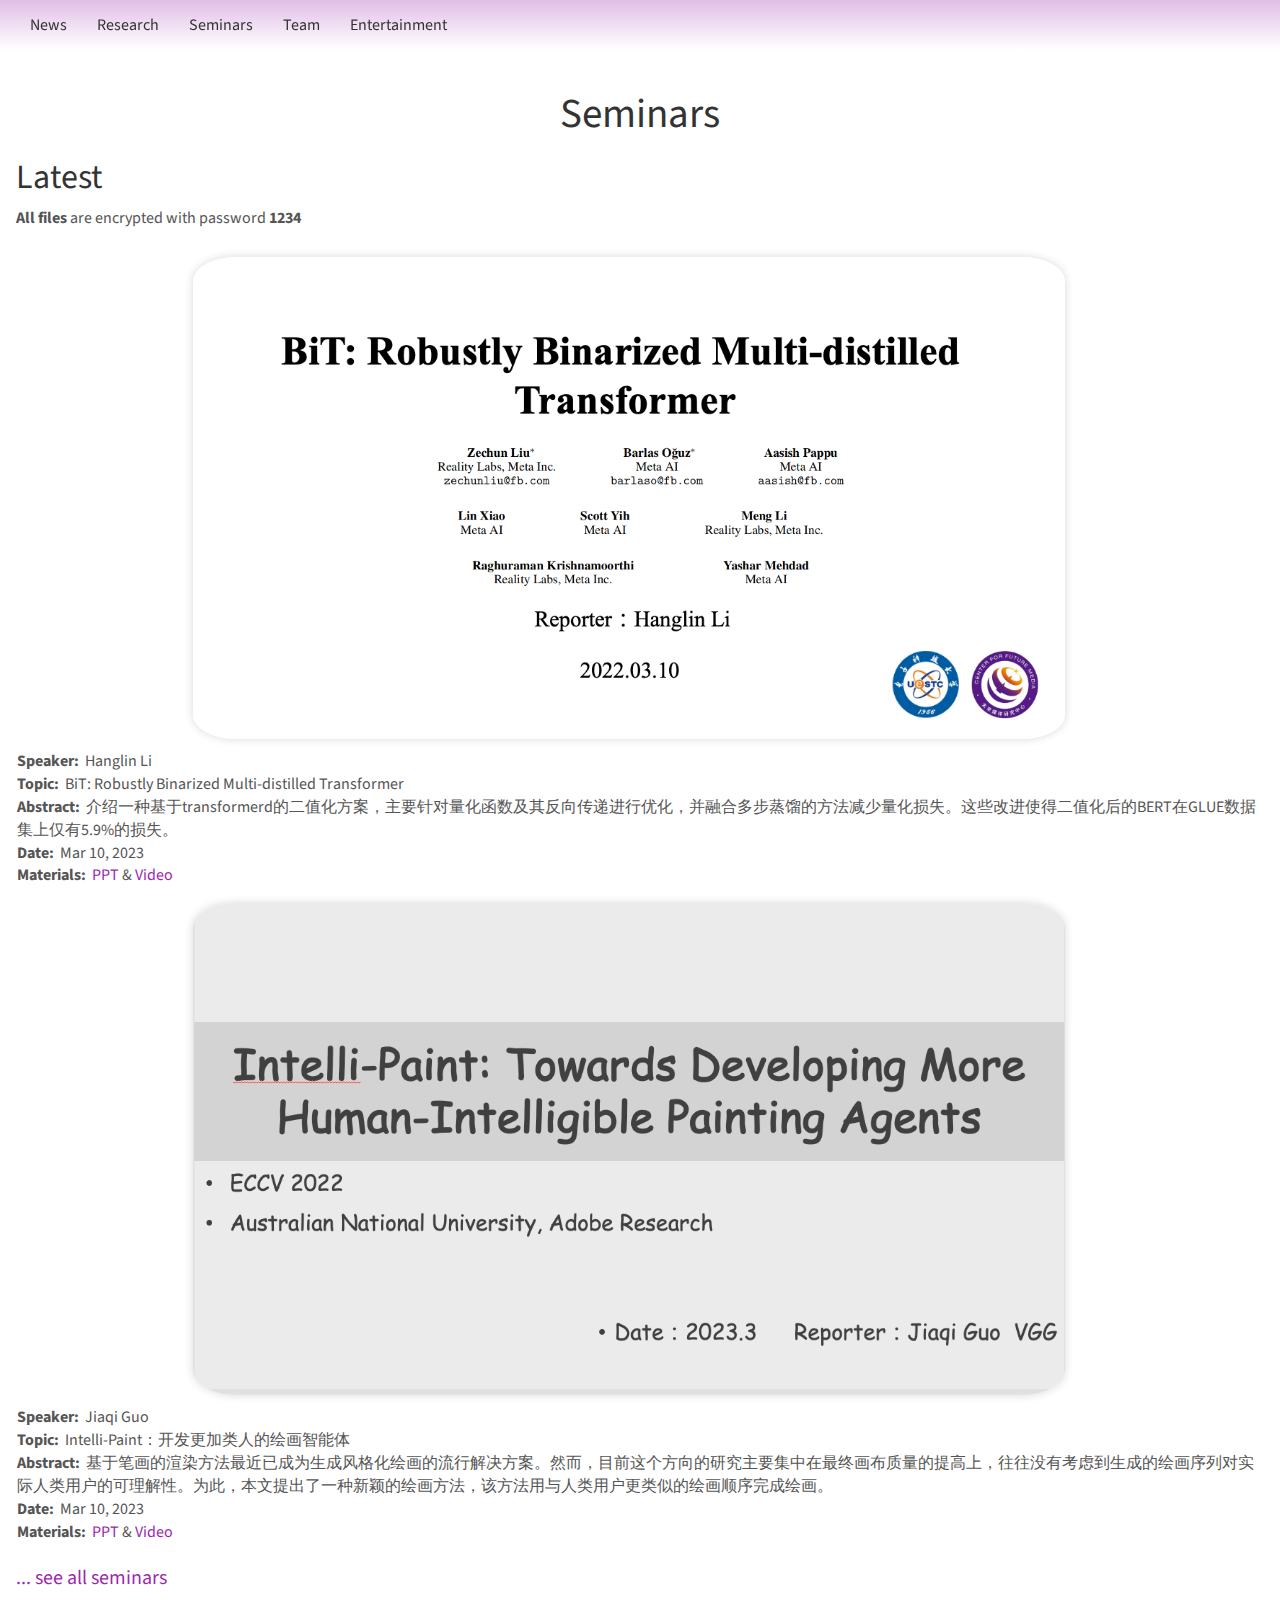
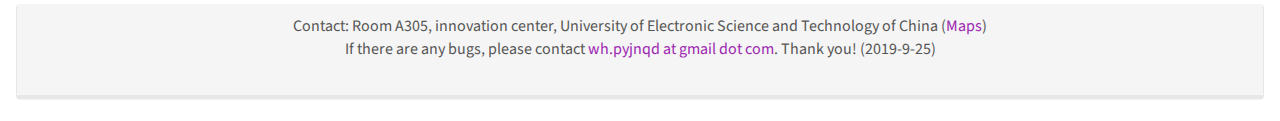
<file: seminars/index.html>
<!DOCTYPE html>
<html>


<head>
  <!-- <script async src="https://busuanzi.ibruce.info/busuanzi/2.3/busuanzi.pure.mini.js"></script> -->
  <meta charset="utf-8">
  <meta http-equiv="X-UA-Compatible" content="IE=edge">
  <meta name="viewport" content="width=device-width, initial-scale=1">
  <title>Seminars</title>
  <meta name="description" content="VLG: Seminars">
  <link rel="canonical" href="index.html">
  <link rel="stylesheet" href="../css/bootstrap.min.css">
  <link rel="stylesheet" href="../css/main.css">
  <link rel="shortcut icon" type="image/x-icon" href="../images/assests/favicon.ico">
</head>


<body>

  <div class="navbar navbar-default navbar-fixed-top" role="navigation">
    <div class="navbar-background-container">
      <div class="container-fluid">
        <div class="navbar-header">
          <button type="button" class="navbar-toggle collapsed" data-toggle="collapse" data-target="#navbar-collapse-1"
            aria-expanded="false">
            <span class="sr-only">Toggle navigation</span>
            <span class="icon-bar"></span>
            <span class="icon-bar"></span>
            <span class="icon-bar"></span>
          </button>

          <!-- <a class="navbar-brand" href="../index.html">Vision and Language Group@CFM, UESTC</a> -->
        </div>
        <div class="collapse navbar-collapse" id="navbar-collapse-1">
          <ul class="nav navbar-nav navbar-left">
            <li><a href="../index.html" class="hvr-underline-from-center">News</a></li>
            <li><a href="../research/index.html" class="hvr-underline-from-center">Research</a></li>
            <li><a href="index.html" class="hvr-underline-from-center">Seminars</a></li>
            <li><a href="../members/index.html" class="hvr-underline-from-center">Team</a></li>
            <li><a href="../entertainment/index.html" class="hvr-underline-from-center">Entertainment</a></li>
          </ul>
        </div>
      </div>
    </div>
  </div>

  <div class="container-fluid">
    <div class="row">
      <div id="gridid" class="col-sm-12">
        <center>
          <h1 id="group-members">Seminars</h1>
        </center>



        <h2 id="New">Latest</h2>
        <p><strong>All files</strong> are encrypted with password <strong>1234</strong></p>


        <div class="row">

          <!-- TODO: 1: Add PPT link to all blocks, including img（1100*600）
                    2: Add a script to calculate the ealier ppts -->
            <!--按照以下格式填写，注意空格-->

            <div class="col-sm-12 clearfix">
              <center>
              <p><img src="../images/seminars/20230310-lihanglin.png" class="img-responsive" width="70%" /></p>
              </center>
              <strong>Speaker:&nbsp;&nbsp;</strong>Hanglin Li<br>
              <strong>Topic:&nbsp;&nbsp;</strong>BiT: Robustly Binarized Multi-distilled Transformer
              <br>
              <strong>Abstract:&nbsp;&nbsp;</strong>介绍一种基于transformerd的二值化方案，主要针对量化函数及其反向传递进行优化，并融合多步蒸馏的方法减少量化损失。这些改进使得二值化后的BERT在GLUE数据集上仅有5.9%的损失。              
              <br>
              <strong>Date:&nbsp;&nbsp;</strong>Mar 10, 2023<br>
              <strong>Materials:&nbsp;&nbsp;</strong><a href="https://pan.baidu.com/s/12jwXxDdeBvv5lOpbtNEzSA?pwd=1234">PPT</a> & <a href="https://pan.baidu.com/s/1nX1Zz8BFz4WrpzIW8gOwPg?pwd=1234">Video</a>
              </ul>
            </div>

            <div class="col-sm-12 clearfix">
              <center>
              <p><img src="../images/seminars/20230310-guojiaqi.png" class="img-responsive" width="70%" /></p>
              </center>
              <strong>Speaker:&nbsp;&nbsp;</strong>Jiaqi Guo<br>
              <strong>Topic:&nbsp;&nbsp;</strong>Intelli-Paint：开发更加类人的绘画智能体<br>
              <strong>Abstract:&nbsp;&nbsp;</strong>基于笔画的渲染方法最近已成为生成风格化绘画的流行解决方案。然而，目前这个方向的研究主要集中在最终画布质量的提高上，往往没有考虑到生成的绘画序列对实际人类用户的可理解性。为此，本文提出了一种新颖的绘画方法，该方法用与人类用户更类似的绘画顺序完成绘画。
              <br>
              <strong>Date:&nbsp;&nbsp;</strong>Mar 10, 2023<br>
              <strong>Materials:&nbsp;&nbsp;</strong><a href="https://pan.baidu.com/s/185bCeFwyohInQJJ8XOI-4A?pwd=1234">PPT</a> & <a href="https://pan.baidu.com/s/1HU6RRflEpYRE41HYJX1ybw?pwd=1234">Video</a>
              </ul>
            </div>

        </div>




        <h4><a href="all_seminars.html">... see all seminars</a></h4>
        <div id="footer" class="panel">
          <div class="panel-footer">
            <div class="container-fluid">
              <div class="row">
                <center>
                  <div class="col-sm-12">
                    Contact: Room A305, innovation center, University of Electronic Science and Technology of China (<a
                      href="https://www.amap.com/search?query=%E7%94%B5%E5%AD%90%E7%A7%91%E6%8A%80%E5%A4%A7%E5%AD%A6%E6%B8%85%E6%B0%B4%E6%B2%B3%E6%A0%A1%E5%8C%BA%E5%88%9B%E6%96%B0%E4%B8%AD%E5%BF%83&city=510100&geoobj=103.851502%7C30.542145%7C104.389832%7C30.782536&zoom=12">Maps</a>)
                    <br />
                    If there are any bugs, please contact <a
                      href="mailto:wh.pyjnqd@gmail.com">wh.pyjnqd at gmail dot com</a>. Thank you!
                    (2019-9-25) <br />

                </center>
              </div>
            </div>
          </div>
        </div>
      </div>

      <script src="../js/jquery.min.js"></script>
      <script src="../js/bootstrap.min.js"></script>


</body>

</html>
</file>
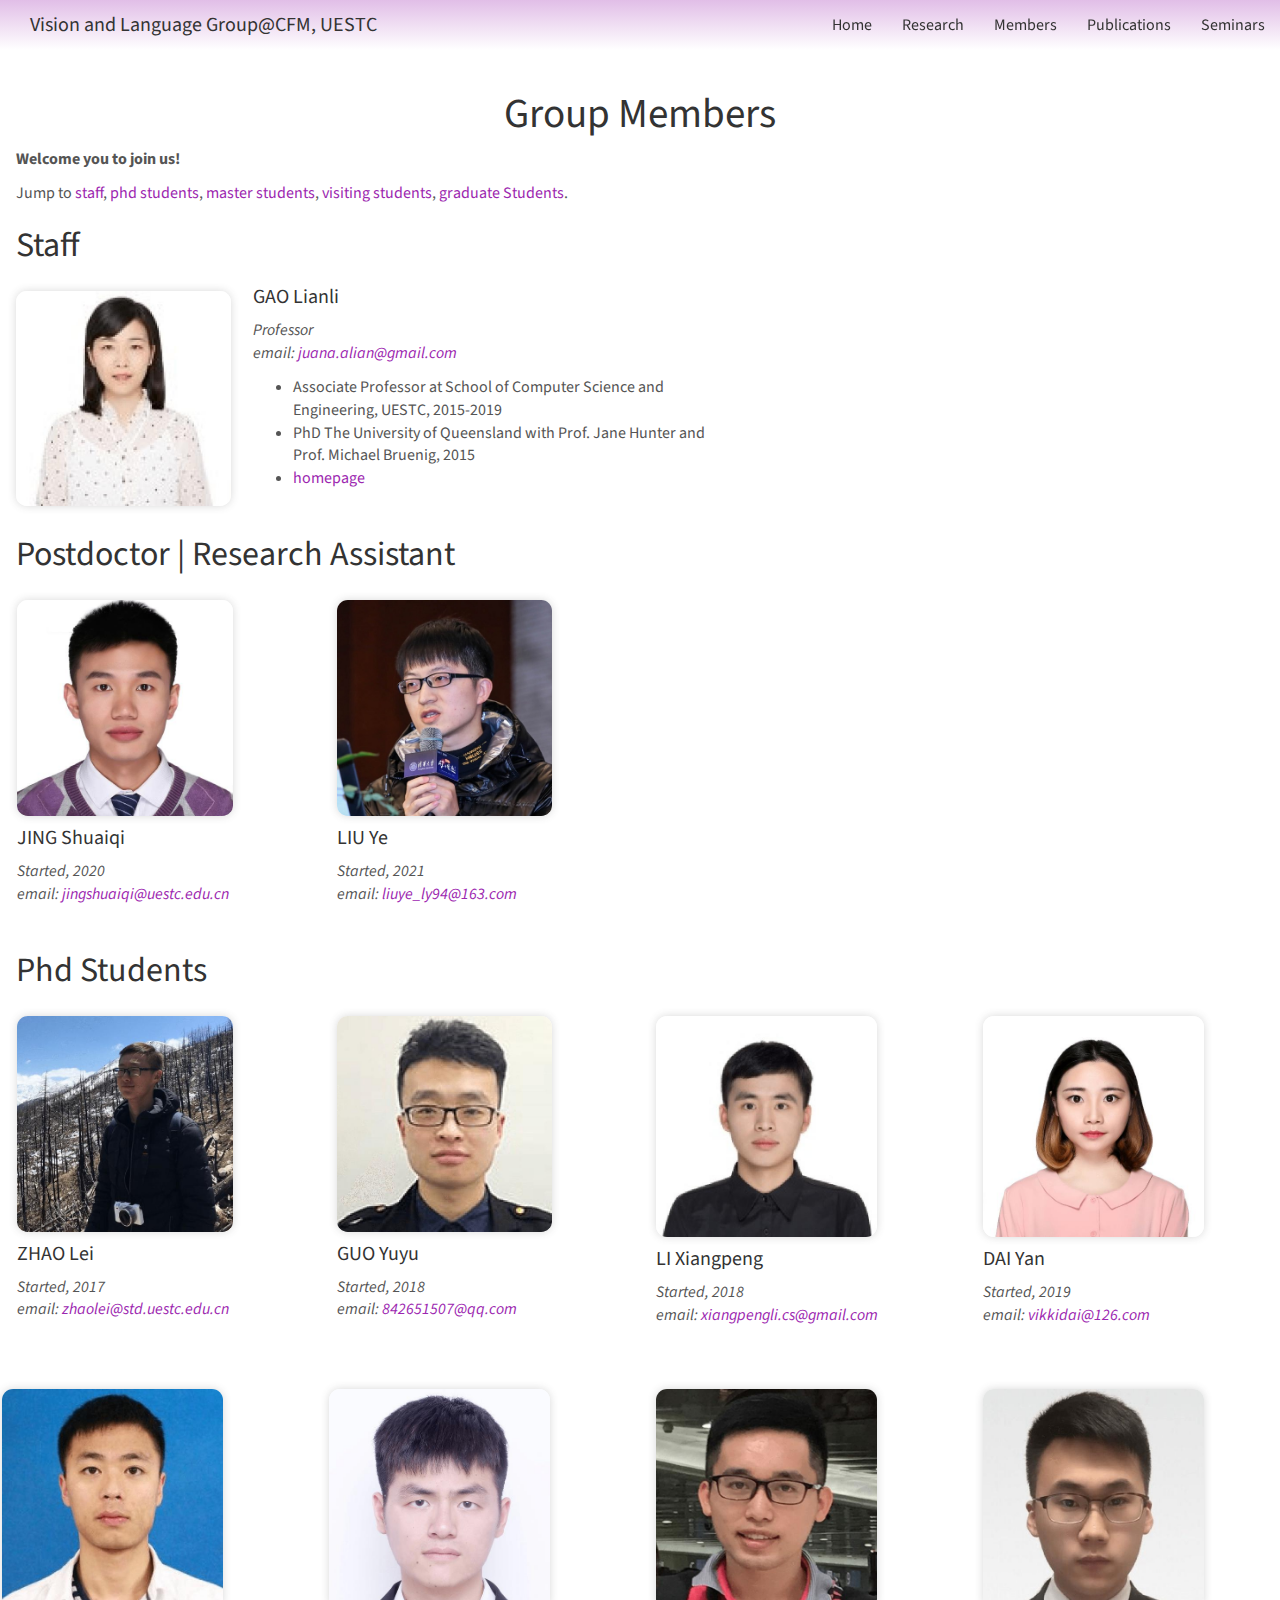
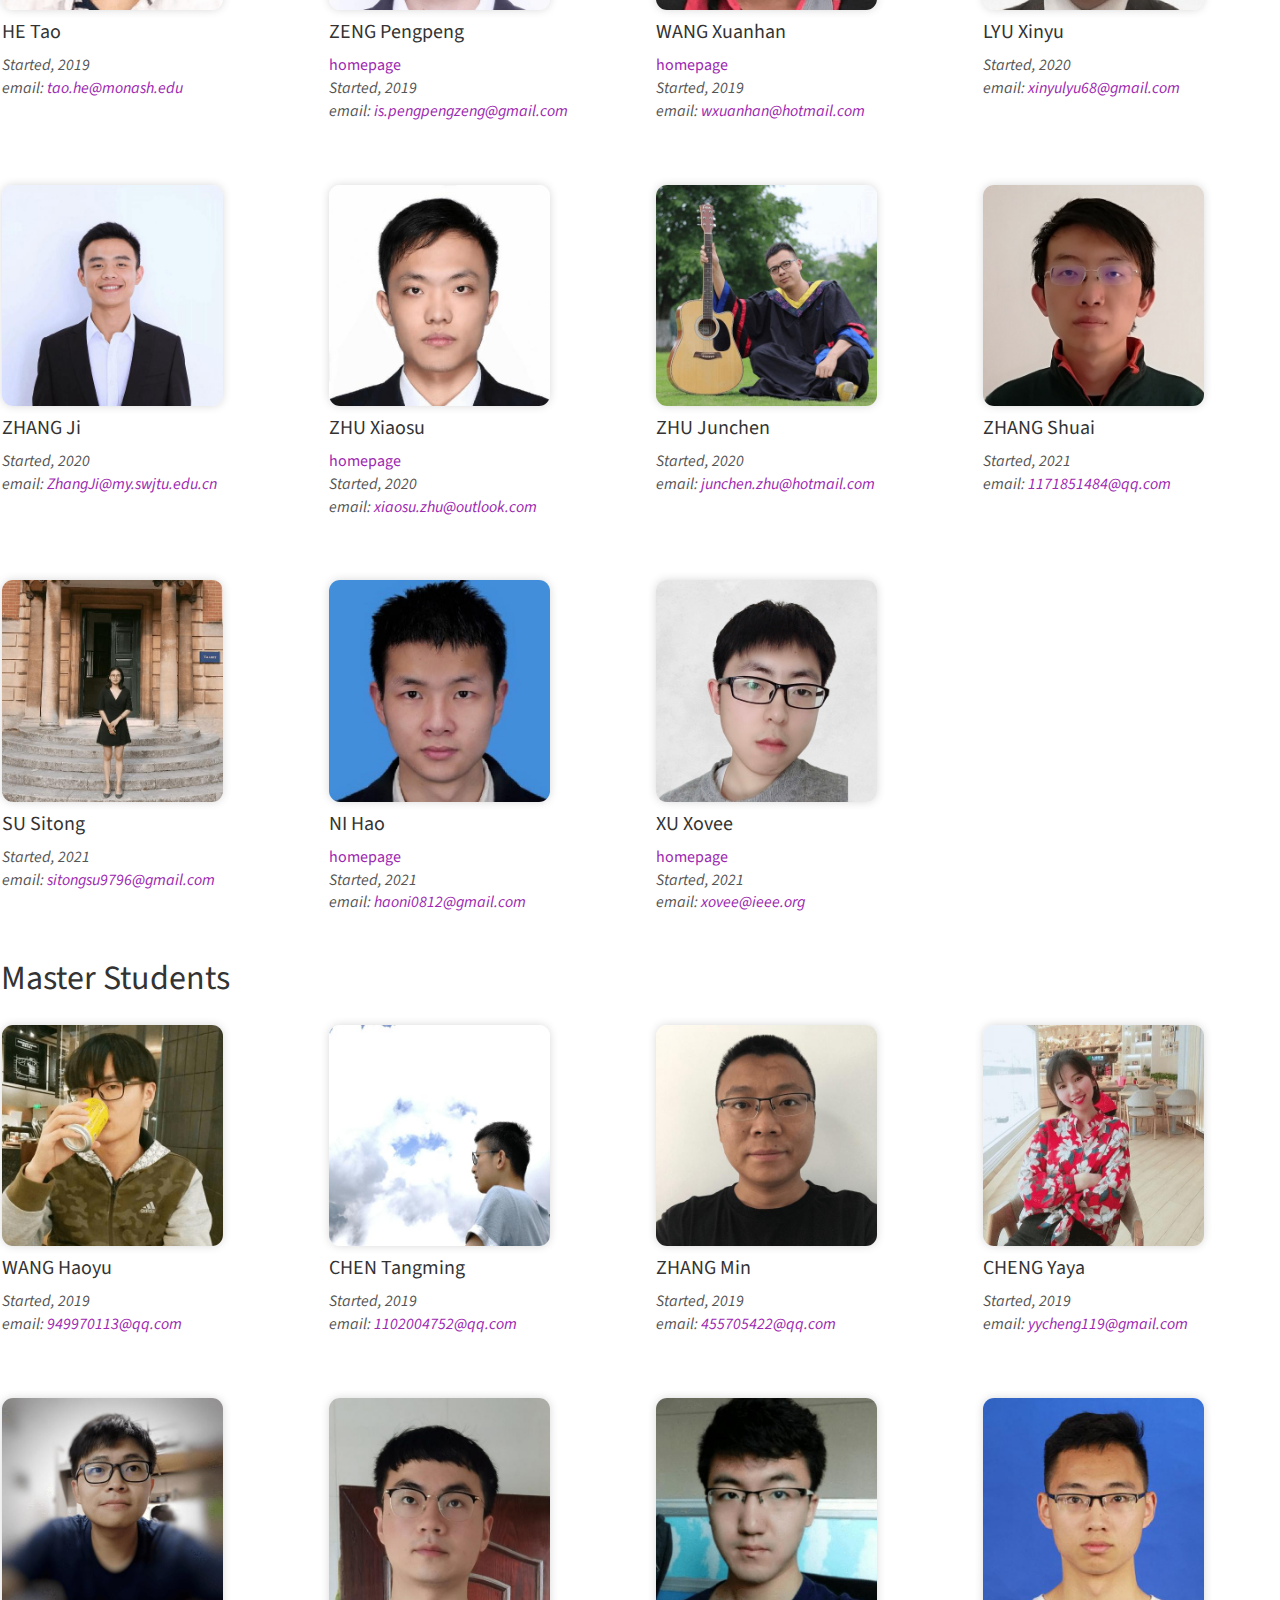
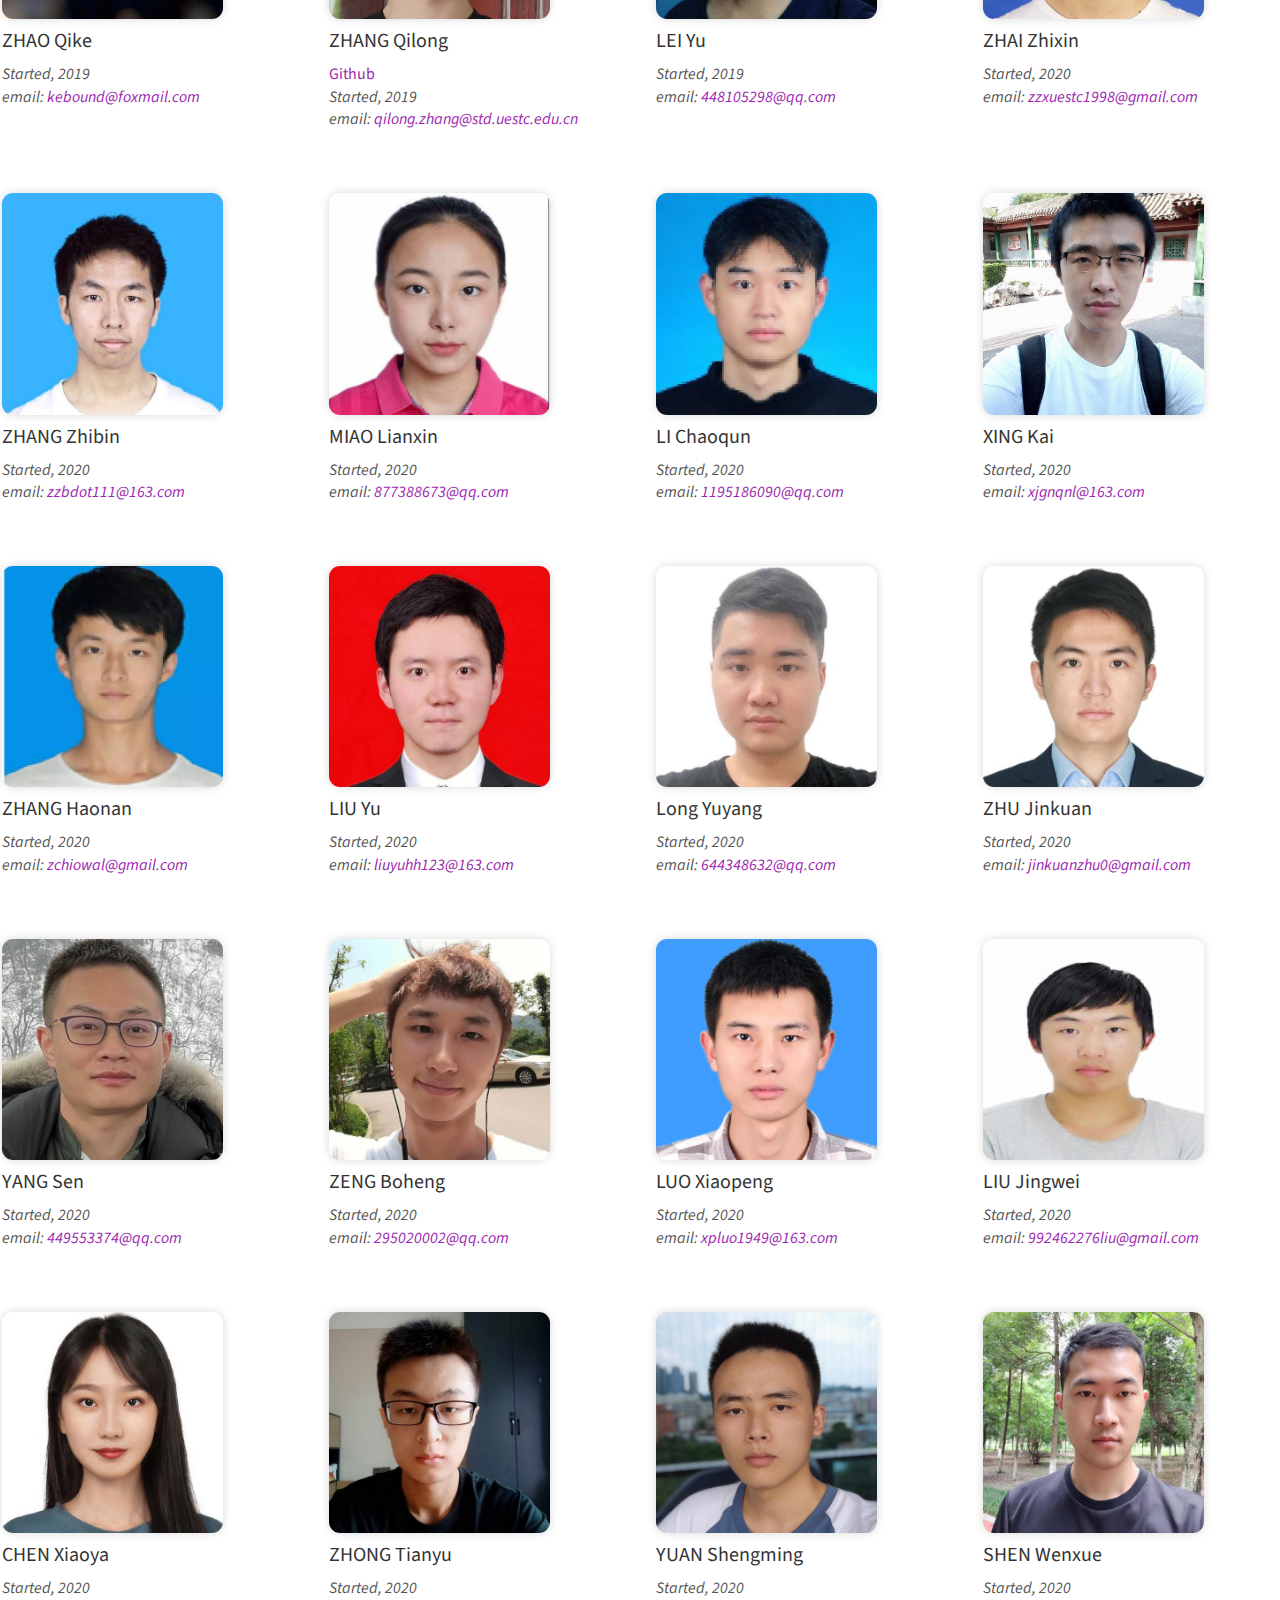
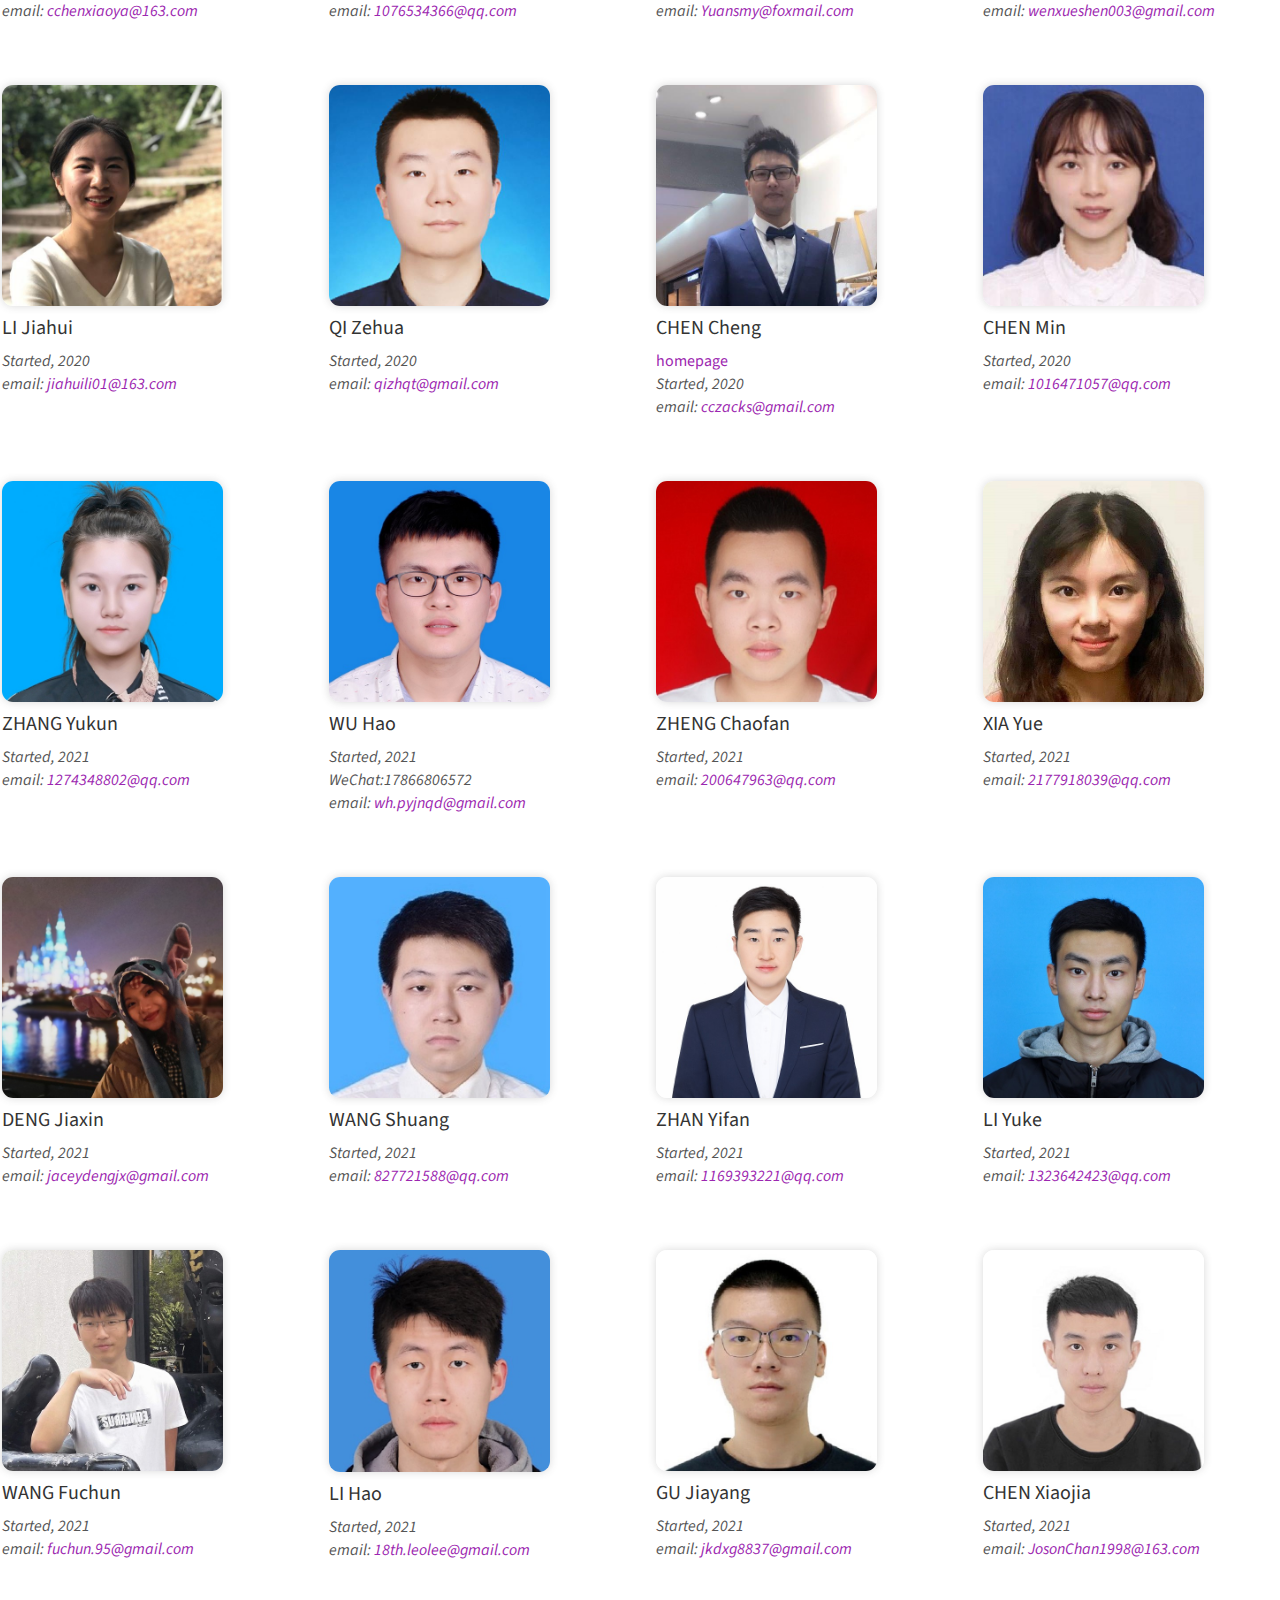
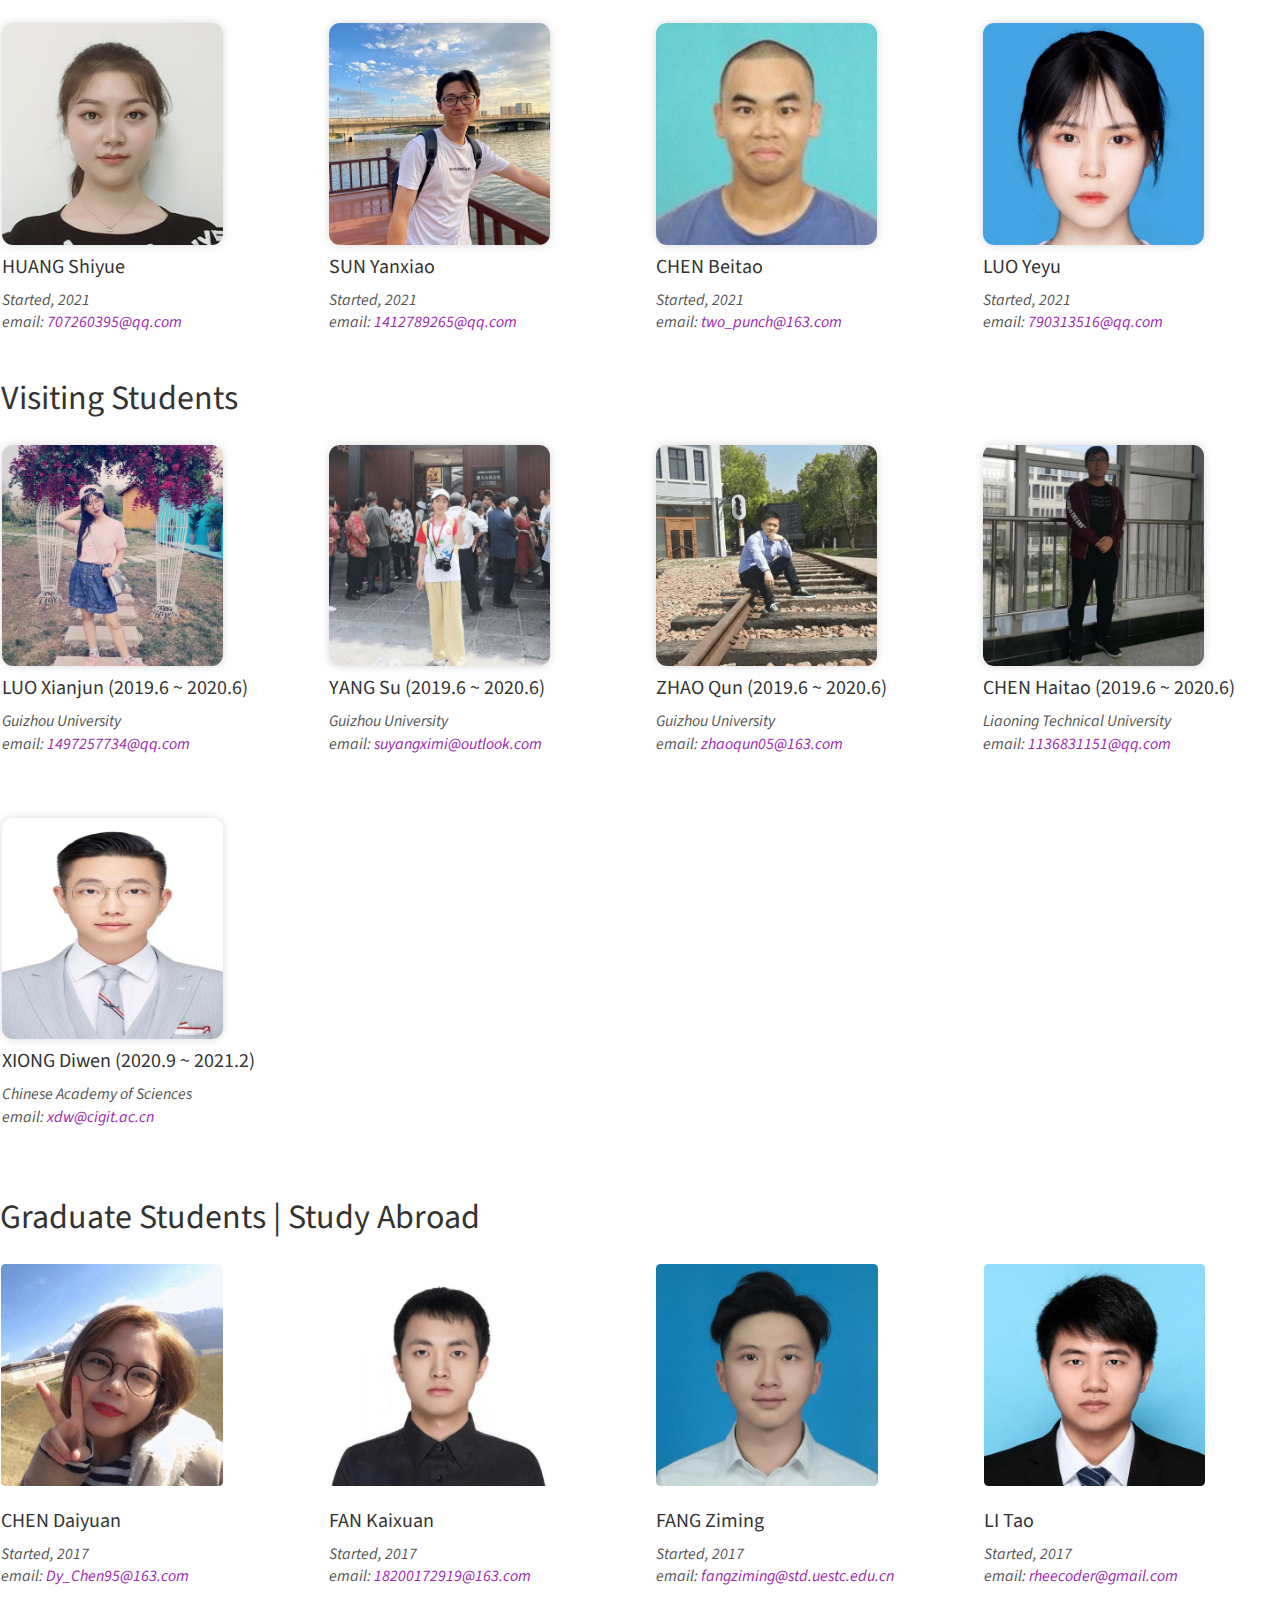
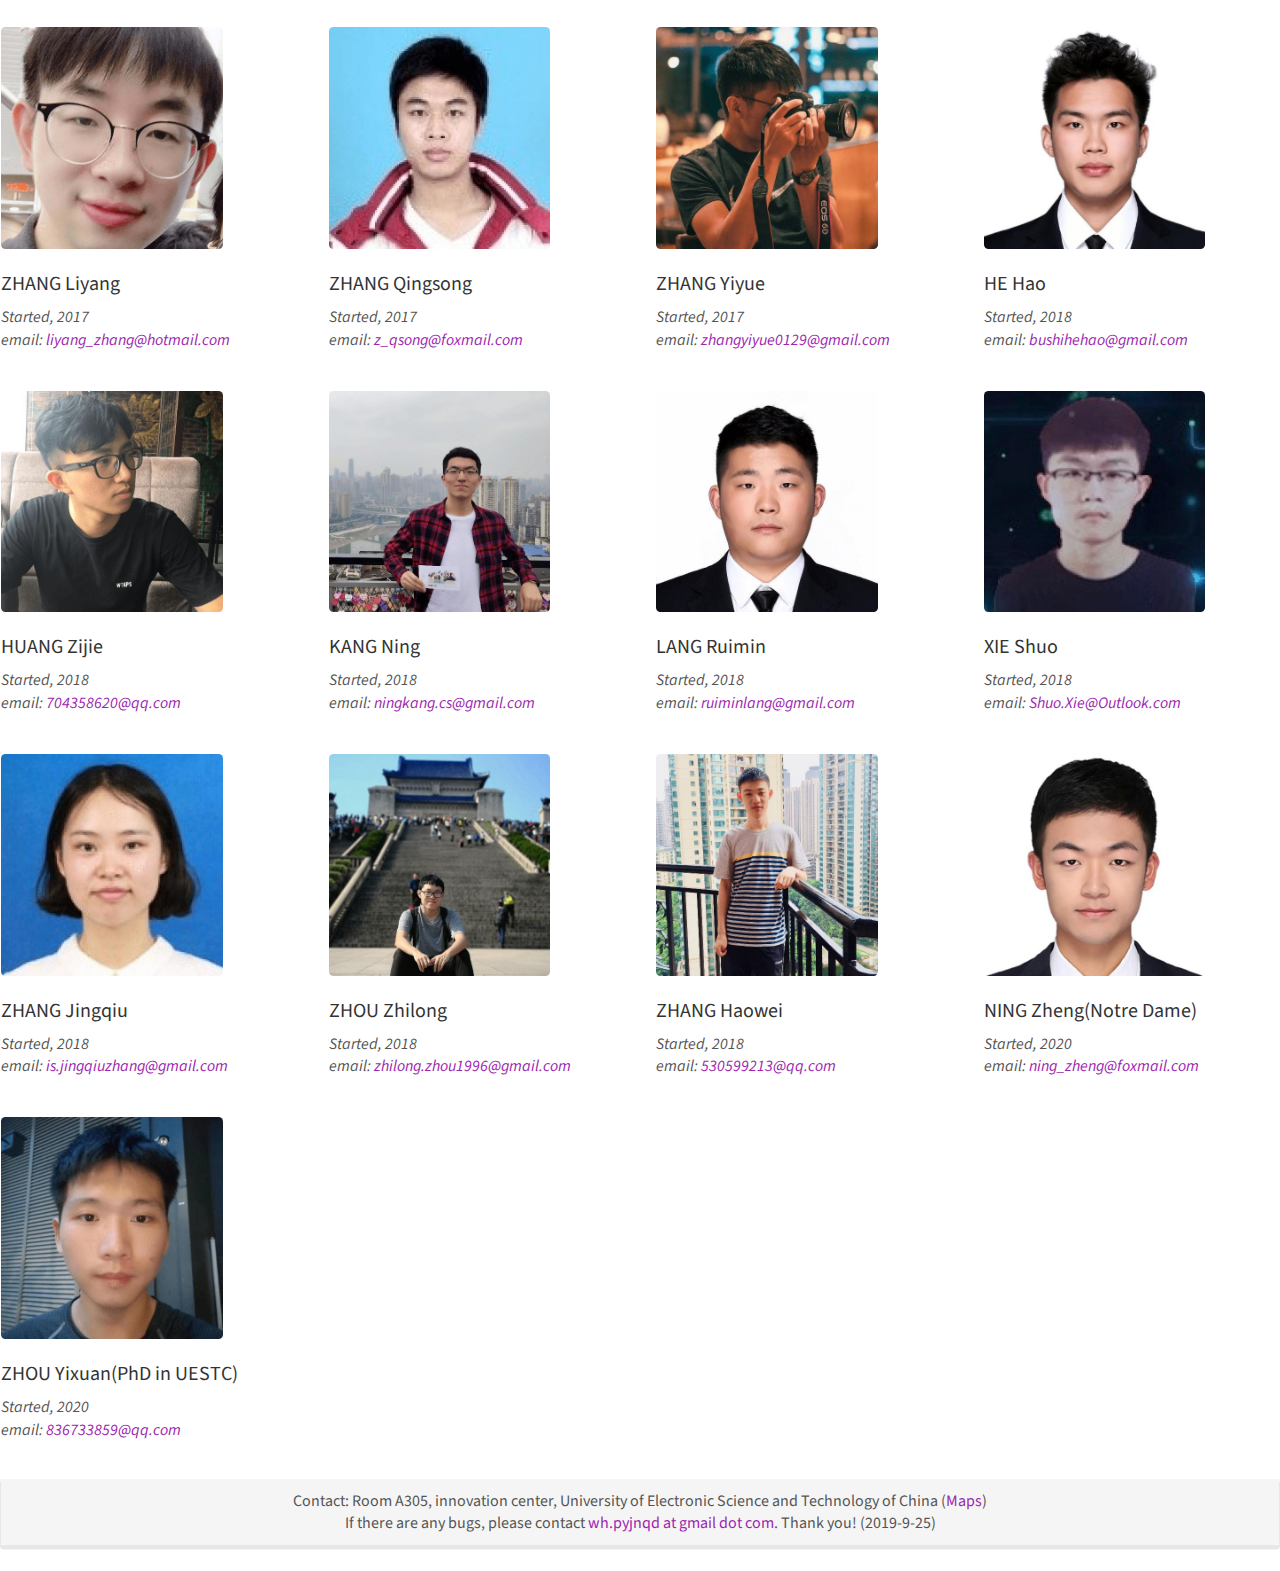
<file: VLG/members/index.html>
<!DOCTYPE html>
<html>


<head>
  <!-- <script async src="https://busuanzi.ibruce.info/busuanzi/2.3/busuanzi.pure.mini.js"></script> -->
  <meta charset="utf-8">
  <meta http-equiv="X-UA-Compatible" content="IE=edge">
  <meta name="viewport" content="width=device-width, initial-scale=1">
  <title>Vision and Language Group@CFM</title>
  <meta name="description" content="CFM : Team members">
  <link rel="canonical" href="index.html">
  <link rel="stylesheet" href="../css/bootstrap.min.css">
  <link rel="stylesheet" href="../css/main.css">
  <link rel="shortcut icon" type="image/x-icon" href="../images/assests/favicon.ico">
</head>


<body>

  <div class="navbar navbar-default navbar-fixed-top" role="navigation">
    <div class="navbar-background-container">
      <div class="container-fluid">
        <div class="navbar-header">
          <button type="button" class="navbar-toggle collapsed" data-toggle="collapse" data-target="#navbar-collapse-1"
            aria-expanded="false">
            <span class="sr-only">Toggle navigation</span>
            <span class="icon-bar"></span>
            <span class="icon-bar"></span>
            <span class="icon-bar"></span>
          </button>

          <a class="navbar-brand" href="../index.html">Vision and Language Group@CFM, UESTC</a>
        </div>
        <div class="collapse navbar-collapse" id="navbar-collapse-1">
          <ul class="nav navbar-nav navbar-right">
            <li><a href="../index.html" class="hvr-underline-from-center">Home</a></li>
            <li><a href="../research/index.html" class="hvr-underline-from-center">Research</a></li>
            <li><a href="index.html" class="hvr-underline-from-center">Members</a></li>
            <li><a href="../publications/index.html" class="hvr-underline-from-center">Publications</a></li>
            <li><a href="../seminars/index.html" class="hvr-underline-from-center">Seminars</a></li>
          </ul>
        </div>
      </div>
    </div>

  </div>

  <div class="container-fluid">
    <div class="row">
      <div id="gridid" class="col-sm-12">
        <center>
          <h1 id="group-members">Group Members</h1>
        </center>

        <p><strong>Welcome you to join us!</strong></p>

        <p>Jump to <a href="#staff">staff</a>,  <a href="#phd-students">phd students</a>, <a
            href="#master-students">master students</a>, <a href="#visiting students">visiting students</a>, <a href="#Graduate students">graduate Students</a>.</p>

        <h2 id="staff">Staff</h2>

        <div class="row">

          <!-- <div class="col-sm-6 clearfix"> -->
            <!--http://www.moe.gov.cn/ewebeditor/uploadfile/2012/06/01/20120601104529410.pdf-->
            <!--中国人名汉语拼音字母拼写规则（GBT 28039-2011）-->
            <!-- 宽哥 -->
<!--             <p><img src="../images/members/song.jpg" class="img-responsive" style="width: 30%;float: left" /></p>
            <h4>SONG Jingkuan</h4>
            <p><i>Professor<br />email:<a href="mailto:jingkuan.song@gmail.com"> jingkuan.song@gmail.com</a></i>
              <ul style="overflow: hidden">
                <li> Postdoc Research Scientist at Columbia University, 2016-2017 </li>
                <li> Research Fellow at University of Trento, 2014-2016 </li>
                <li> PhD at The University of Queensland with HengTao Shen, 2014 </li>
                <li> <a href="http://cfm.uestc.edu.cn/~songjingkuan/">homepage</a> </li>
              </ul>
          </div> -->

          <!-- 丽姐 -->
          <div class="col-sm-7 clearfix">
            <p><img src="../images/members/gao.jpg" class="img-responsive" style="width: 30%;float: left" /></p>
            <h4>GAO Lianli</h4>
            <p><i>Professor<br />email: <a href="mailto:juana.alian@gmail.com">juana.alian@gmail.com</a></i>
            </p>
            <ul style="overflow: hidden">
              <li> Associate Professor at School of Computer Science and Engineering, UESTC, 2015-2019 </li>
              <li> PhD The University of Queensland with Prof. Jane Hunter and Prof. Michael Bruenig, 2015 </li>
              <li> <a href="https://lianligao.github.io">homepage</a> </li>
            </ul>
          </div>

        </div>
        
        <h2 id="phd-students">Postdoctor | Research Assistant</h2>
        <div class="row">
          <div class="col-sm-3 clearfix">
            <p><img src="../images/members/jingshuaiqi.jpg" class="img-responsive" width="75%" /></p>
            <h4>JING Shuaiqi</h4>
            <p><i>Started, 2020<br />email: <a href="mailto:jingshuaiqi@uestc.edu.cn">jingshuaiqi@uestc.edu.cn</a></i>
            </p>
            <ul style="overflow: hidden">
          </div>

          <div class="col-sm-3 clearfix">
            <p><img src="../images/members/liuye.jpg" class="img-responsive" width="75%" /></p>
            <h4>LIU Ye</h4>
            <p><i>Started, 2021<br />email: <a href="mailto:liuye_ly94@163.com">liuye_ly94@163.com</a></i>
            </p>
            <ul style="overflow: hidden">
          </div>
        </div>


        <h2 id="phd-students">Phd Students</h2>

        <div class="row">
          <!-- 赵磊 -->
          <div class="col-sm-3 clearfix">
            <p><img src="../images/members/zhaolei.jpg" class="img-responsive" width="75%" /></p>
            <h4>ZHAO Lei</h4>
            <p><i>Started, 2017<br />email: <a href="mailto:zhaolei@std.uestc.edu.cn">zhaolei@std.uestc.edu.cn</a></i>
            </p>
            <ul style="overflow: hidden" />
          </div>


          <!-- 郭昱宇 -->
          <div class="col-sm-3 clearfix">
            <p><img src="../images/members/guoyuyu.jpg" class="img-responsive" width="75%" /></p>
            <h4>GUO Yuyu</h4>
            <p><i>Started, 2018<br />email: <a href="mailto:842651507@qq.com">842651507@qq.com</a></i></p>
            <ul style="overflow: hidden" />
          </div>

        <div class="row">
          <!-- 李向鹏 -->
          <div class="col-sm-3 clearfix">
            <p><img src="../images/members/lixiangpeng.jpg" class="img-responsive" width="75%" /></p>
            <h4>LI Xiangpeng</h4>
            <p><i>Started, 2018<br />email: <a href="mailto:xiangpengli.cs@gmail.com">xiangpengli.cs@gmail.com</a></i>
            </p>
            <ul style="overflow: hidden" />
          </div>

          <!-- 代燕 -->
          <div class="col-sm-3 clearfix">
            <p><img src="../images/members/daiyan.jpg" class="img-responsive" width="75%" /></p>
            <h4>DAI Yan</h4>
            <p><i>Started, 2019<br />email: <a href="mailto:vikkidai@126.com">vikkidai@126.com</a></i></p>
            <ul style="overflow: hidden" />
          </div>
        </div>
          <!-- 何涛 -->
        <div class="row">
          <div class="col-sm-3 clearfix">
            <p><img src="../images/members/hetao.jpg" class="img-responsive" width="75%" /></p>
            <h4>HE Tao</h4>
            <p><i>Started, 2019<br />email: <a href="mailto:tao.he@monash.edu">tao.he@monash.edu</a></i></p>
            <ul style="overflow: hidden" />
          </div>

          <!-- 曾鹏鹏 -->
          <div class="col-sm-3 clearfix">
            <p><img src="../images/members/zengpengpeng.jpg" class="img-responsive" width="75%" /></p>
            <h4>ZENG Pengpeng</h4>
            <a href="https://ppengzeng.github.io/">homepage</a>
            <p><i>Started, 2019<br />email: <a href="mailto:pengpengzeng@outlook.com">is.pengpengzeng@gmail.com</a></i>
            </p>
            <ul style="overflow: hidden" />
          </div>

          <!-- 王轩瀚 -->
          <div class="col-sm-3 clearfix">
            <p><img src="../images/members/wangxuanhan.jpg" class="img-responsive" width="75%" /></p>
            <h4>WANG Xuanhan</h4>
            <a href="https://stoa-xh91.github.io/">homepage</a>
            <p><i>Started, 2019<br />email: <a href="mailto:wxuanhan@hotmail.com">wxuanhan@hotmail.com</a></i></p>
            <ul style="overflow: hidden" />
          </div>
          <!-- 吕新昱 -->
          <div class="col-sm-3 clearfix">
            <p><img src="../images/members/lvxinyu.jpg" class="img-responsive" width="75%" /></p>
            <h4>LYU Xinyu</h4>
            <p><i>Started, 2020<br />email: <a
                  href="mailto:xinyulyu68@gmail.com">xinyulyu68@gmail.com</a></i></p>
            <ul style="overflow: hidden">
            </ul>
          </div>
        </div>
        <div class="row">
          <!-- 张继 -->
           <div class="col-sm-3 clearfix">
            <p><img src="../images/members/zhangji.jpg" class="img-responsive" width="75%" /></p>
            <h4>ZHANG Ji</h4>
            <p><i>Started, 2020<br />email: <a
                  href="mailto:ZhangJi@my.swjtu.edu.cn">ZhangJi@my.swjtu.edu.cn</a></i></p>
            <ul style="overflow: hidden">
            </ul>
          </div>
          <!-- 朱筱苏 -->
          <div class="col-sm-3 clearfix">
            <p><img src="../images/members/zhuxiaosu.jpg" class="img-responsive" width="75%" /></p>
            <h4>ZHU Xiaosu</h4>
            <a href="https://qewrh.online">homepage</a>
            <p><i>Started, 2020<br />email: <a href="mailto:xiaosu.zhu@outlook.com">xiaosu.zhu@outlook.com</a></i></p>
            <ul style="overflow: hidden">
            </ul>
          </div>
          <!-- 朱俊臣 -->
          <div class="col-sm-3 clearfix">
            <p><img src="../images/members/zhujuncheng.jpg" class="img-responsive" width="75%" /></p>
            <h4>ZHU Junchen</h4>
            <p><i>Started, 2020<br />email: <a href="mailto:junchen.zhu@hotmail.com">junchen.zhu@hotmail.com</a></i></p>
            <ul style="overflow: hidden">
            </ul>
          </div>
          <!-- 张帅 -->
          <div class="col-sm-3 clearfix">
            <p><img src="../images/members/zhangshuai.jpg" class="img-responsive" width="75%" /></p>
            <h4>ZHANG Shuai</h4>
            <p><i>Started, 2021<br />email: <a href="mailto:1171851484@qq.com">1171851484@qq.com</a></i></p>
            <ul style="overflow: hidden">
            </ul>
          </div>
        </div>
        <div class="row">
          <!-- SU Sitong -->
          <div class="col-sm-3 clearfix">
            <p><img src="../images/members/susitong.jpg" class="img-responsive" width="75%" /></p>
            <h4>SU Sitong</h4>
            <p><i>Started, 2021<br />email: <a href="mailto:sitongsu9796@gmail.com">sitongsu9796@gmail.com</a></i></p>
            <ul style="overflow: hidden">
            </ul>
          </div>
          <!--Ni Hao-->
          <div class="col-sm-3 clearfix">
            <p><img src="../images/members/nihao.jpg" class="img-responsive" width="75%" /></p>
            <h4>NI Hao</h4>
            <a href="https://github.com/haoni0812">homepage</a>
            <p><i>Started, 2021<br />email: <a href="mailto:haoni0812@gmail.com">haoni0812@gmail.com</a></i></p>
            <ul style="overflow: hidden">
            </ul>
          </div>
          <!--Xuzeng-->
          <div class="col-sm-3 clearfix">
            <p><img src="../images/members/xuzeng.jpg" class="img-responsive" width="75%" /></p>
            <h4>XU Xovee</h4>
            <a href="https://xovee.cn">homepage</a>
            <p><i>Started, 2021<br />email: <a href="mailto:xovee@ieee.org">xovee@ieee.org</a></i></p>
            <ul style="overflow: hidden">
            </ul>
          </div>
        </div>


        <h2 id="master-students">Master Students</h2>
        
        <div class="row">
          <div class="col-sm-3 clearfix">
            <p><img src="../images/members/wanghaoyu.jpg" class="img-responsive" width="75%" /></p>
            <h4>WANG Haoyu</h4>
            <p><i>Started, 2019<br />email: <a href="mailto:949970113@qq.com">949970113@qq.com</a></i></p>
            <ul style="overflow: hidden">
            </ul>
          </div>
          <div class="col-sm-3 clearfix">
            <p><img src="../images/members/chentangming.jpg" class="img-responsive" width="75%" /></p>
            <h4>CHEN Tangming</h4>
            <p><i>Started, 2019<br />email: <a href="mailto:1102004752@qq.com">1102004752@qq.com</a></i></p>
            <ul style="overflow: hidden">
            </ul>
          </div>
        <div class="col-sm-3 clearfix">
            <p><img src="../images/members/zhangmin.jpg" class="img-responsive" width="75%" /></p>
            <h4>ZHANG Min</h4>
            <p><i>Started, 2019<br />email: <a href="mailto:455705422@qq.com">455705422@qq.com</a></i></p>
            <ul style="overflow: hidden">
            </ul>
        </div>
        <div class="col-sm-3 clearfix">
          <p><img src="../images/members/chengyaya.jpg" class="img-responsive" width="75%" /></p>
          <h4>CHENG Yaya</h4>
          <p><i>Started, 2019<br />email: <a href="mailto:yycheng119@gmail.com">yycheng119@gmail.com</a></i></p>
          <ul style="overflow: hidden">
          </ul>
        </div>
        </div>

        <div class="row">
          <div class="col-sm-3 clearfix">
            <p><img src="../images/members/zhaoqike.jpg" class="img-responsive" width="75%" /></p>
            <h4>ZHAO Qike</h4>
            <p><i>Started, 2019<br />email: <a href="mailto:kebound@foxmail.com">kebound@foxmail.com</a></i></p>
            <ul style="overflow: hidden">
            </ul>
          </div>

          <div class="col-sm-3 clearfix">
            <p><img src="../images/members/zhangqilong.jpg" class="img-responsive" width="75%" /></p>
            <h4>ZHANG Qilong</h4>
            <a href="https://github.com/qilong-zhang">Github</a>
            <p><i>Started, 2019<br />email: <a href="mailto:qilong.zhang@std.uestc.edu.cn">qilong.zhang@std.uestc.edu.cn</a></i>
            </p>
            <ul style="overflow: hidden">
            </ul>
          </div>
          <div class="col-sm-3 clearfix">
            <p><img src="../images/members/leiyu.jpg" class="img-responsive" width="75%" /></p>
            <h4>LEI Yu</h4>
            <p><i>Started, 2019<br />email: <a href="mailto:448105298@qq.com">448105298@qq.com</a></i></p>
            <ul style="overflow: hidden">
            </ul>
          </div>
          <div class="col-sm-3 clearfix">
            <p><img src="../images/members/zhaizhixin.jpg" class="img-responsive" width="75%" /></p>
            <h4>ZHAI Zhixin</h4>
            <p><i>Started, 2020<br />email: <a href="mailto:zzxuestc1998@gmail.com">zzxuestc1998@gmail.com</a></i></p>
            <ul style="overflow: hidden">
            </ul>
          </div>
        </div>


        <div class="row">
          <div class="col-sm-3 clearfix">
            <p><img src="../images/members/zhangzhibin.jpg" class="img-responsive" width="75%" /></p>
            <h4>ZHANG Zhibin</h4>
            <p><i>Started, 2020<br />email: <a href="mailto:zzbdot111@163.com">zzbdot111@163.com</a></i></p>
            <ul style="overflow: hidden">
            </ul>
          </div>

          <div class="col-sm-3 clearfix">
            <p><img src="../images/members/miaolanxin.jpg" class="img-responsive" width="75%" /></p>
            <h4>MIAO Lianxin</h4>
            <p><i>Started, 2020<br />email: <a href="mailto:877388673@qq.com">877388673@qq.com</a></i></p>
            <ul style="overflow: hidden">
            </ul>
          </div>

         <div class="col-sm-3 clearfix">
            <p><img src="../images/members/lichaoqun.jpg" class="img-responsive" width="75%" /></p>
            <h4>LI Chaoqun</h4>
            <p><i>Started, 2020<br />email: <a href="mailto:1195186090@qq.com">1195186090@qq.com</a></i></p>
            <ul style="overflow: hidden">
            </ul>
          </div>    

          <div class="col-sm-3 clearfix">
            <p><img src="../images/members/xingkai.jpg" class="img-responsive" width="75%" /></p>
            <h4>XING Kai</h4>
            <p><i>Started, 2020<br />email: <a href="mailto:xjgnqnl@163.com">xjgnqnl@163.com</a></i></p>
            <ul style="overflow: hidden">
            </ul>
          </div>
          
        </div>

        <div class="row">
         <div class="col-sm-3 clearfix">
            <p><img src="../images/members/zhanghaonan.jpg" class="img-responsive" width="75%" /></p>
            <h4>ZHANG Haonan</h4>
            <p><i>Started, 2020<br />email: <a href="mailto:zchiowal@gmail.com">zchiowal@gmail.com</a></i></p>
            <ul style="overflow: hidden">
            </ul>
          </div>
         <div class="col-sm-3 clearfix">
            <p><img src="../images/members/liuyu.jpg" class="img-responsive" width="75%" /></p>
            <h4>LIU Yu</h4>
            <p><i>Started, 2020<br />email: <a href="mailto:liuyuhh123@163.com">liuyuhh123@163.com</a></i></p>
            <ul style="overflow: hidden">
            </ul>
          </div>         

          <div class="col-sm-3 clearfix">
            <p><img src="../images/members/longyuyang.jpg" class="img-responsive" width="75%" /></p>
            <h4>Long Yuyang</h4>
            <p><i>Started, 2020<br />email: <a href="mailto:644348632@qq.com">644348632@qq.com</a></i></p>
            <ul style="overflow: hidden">
            </ul>
          </div>
          <div class="col-sm-3 clearfix">
            <p><img src="../images/members/zhujinkuan.jpg" class="img-responsive" width="75%" /></p>
            <h4>ZHU Jinkuan</h4>
            <p><i>Started, 2020<br />email: <a href="mailto:jinkuanzhu0@gmail.com">jinkuanzhu0@gmail.com</a></i></p>
            <ul style="overflow: hidden">
            </ul>
          </div>
        </div>

        <div class="row">
         <div class="col-sm-3 clearfix">
            <p><img src="../images/members/yangsen.jpg" class="img-responsive" width="75%" /></p>
            <h4>YANG Sen</h4>
            <p><i>Started, 2020<br />email: <a href="mailto:449553374@qq.com">449553374@qq.com</a></i></p>
            <ul style="overflow: hidden">
            </ul>
          </div>
         <div class="col-sm-3 clearfix">
            <p><img src="../images/members/zengfuheng.jpg" class="img-responsive" width="75%" /></p>
            <h4>ZENG Boheng</h4>
            <p><i>Started, 2020<br />email: <a href="mailto:295020002@qq.com">295020002@qq.com</a></i></p>
            <ul style="overflow: hidden">
            </ul>
          </div>         
          <div class="col-sm-3 clearfix">
            <p><img src="../images/members/luoxiaopeng.jpg" class="img-responsive" width="75%" /></p>
            <h4>LUO Xiaopeng</h4>
            <p><i>Started, 2020<br />email: <a href="mailto:xpluo1949@163.com">xpluo1949@163.com</a></i></p>
            <ul style="overflow: hidden">
            </ul>
          </div>
          <div class="col-sm-3 clearfix">
            <p><img src="../images/members/liujingwei.jpg" class="img-responsive" width="75%" /></p>
            <h4>LIU Jingwei</h4>
            <p><i>Started, 2020<br />email: <a href="mailto:992462276liu@gmail.com">992462276liu@gmail.com</a></i></p>
            <ul style="overflow: hidden">
            </ul>
          </div>
        </div>

        <div class="row">
         <div class="col-sm-3 clearfix">
            <p><img src="../images/members/chenxiaoya.jpg" class="img-responsive" width="75%" /></p>
            <h4>CHEN Xiaoya</h4>
            <p><i>Started, 2020<br />email: <a href="mailto:cchenxiaoya@163.com">cchenxiaoya@163.com</a></i></p>
            <ul style="overflow: hidden">
            </ul>
          </div>
         <div class="col-sm-3 clearfix">
            <p><img src="../images/members/zhongtianyu.jpg" class="img-responsive" width="75%" /></p>
            <h4>ZHONG Tianyu</h4>
            <p><i>Started, 2020<br />email: <a href="mailto:1076534366@qq.com">1076534366@qq.com</a></i></p>
            <ul style="overflow: hidden">
            </ul>
          </div>         
          <div class="col-sm-3 clearfix">
            <p><img src="../images/members/yuanshengming.jpg" class="img-responsive" width="75%" /></p>
            <h4>YUAN Shengming</h4>
            <p><i>Started, 2020<br />email: <a href="mailto:Yuansmy@foxmail.com">Yuansmy@foxmail.com</a></i></p>
            <ul style="overflow: hidden">
            </ul>
          </div>
          <div class="col-sm-3 clearfix">
            <p><img src="../images/members/shenwenxue.jpg" class="img-responsive" width="75%" /></p>
            <h4>SHEN Wenxue</h4>
            <p><i>Started, 2020<br />email: <a href="wenxueshen003@gmail.com">wenxueshen003@gmail.com</a></i></p>
            <ul style="overflow: hidden">
            </ul>
          </div>
        
        </div>

        <div class="row">
         <div class="col-sm-3 clearfix">
            <p><img src="../images/members/lijiahui.jpg" class="img-responsive" width="75%" /></p>
            <h4>LI Jiahui</h4>
            <p><i>Started, 2020<br />email: <a href="mailto:jiahuili01@163.com">jiahuili01@163.com</a></i></p>
            <ul style="overflow: hidden">
            </ul>
          </div>

         <div class="col-sm-3 clearfix">
            <p><img src="../images/members/qizehua.jpg" class="img-responsive" width="75%" /></p>
            <h4>QI Zehua</h4>
            <p><i>Started, 2020<br />email: <a href="mailto:qizhqt@gmail.com">qizhqt@gmail.com</a></i></p>
            <ul style="overflow: hidden">
            </ul>
          </div>

          <div class="col-sm-3 clearfix">
            <p><img src="../images/members/chencheng.jpg" class="img-responsive" width="75%" /></p>
            <h4>CHEN Cheng</h4>
            <a href="https://zackschen.github.io/">homepage</a>
            <p><i>Started, 2020<br />email: <a href="mailto:cczacks@gmail.com">cczacks@gmail.com</a></i></p>
            <ul style="overflow: hidden">
            </ul>
          </div>
        
          <div class="col-sm-3 clearfix">
            <p><img src="../images/members/chenmin.jpg" class="img-responsive" width="75%" /></p>
            <h4>CHEN Min</h4>
            <p><i>Started, 2020<br />email: <a href="mailto:1016471057@qq.com">1016471057@qq.com</a></i></p>
            <ul style="overflow: hidden">
            </ul>
          </div>
        
        </div>

        <div class="row">
          <!--zhang yukun-->
          <div class="col-sm-3 clearfix">
            <p><img src="../images/members/zhangyukun.jpg" class="img-responsive" width="75%" /></p>
            <h4>ZHANG Yukun</h4>
            <p><i>Started, 2021<br />email: <a href="mailto:1274348802@qq.com">1274348802@qq.com</a></i></p>
            <ul style="overflow: hidden">
            </ul>
          </div>
          <!--wuhao-->
          <div class="col-sm-3 clearfix">
            <p><img src="../images/members/wuhao.jpg" class="img-responsive" width="75%" /></p>
            <h4>WU Hao</h4>
            <p><i>Started, 2021<br />WeChat:17866806572<br/>email: <a href="mailto:wh.pyjnqd@gmail.com">wh.pyjnqd@gmail.com</a></i></p>
            <ul style="overflow: hidden">
            </ul>
          </div>
          <!--zhengchaofan-->
          <div class="col-sm-3 clearfix">
            <p><img src="../images/members/zhengchaofan.jpg" class="img-responsive" width="75%" /></p>
            <h4>ZHENG Chaofan</h4>
            <p><i>Started, 2021<br />email: <a href="mailto:200647963@qq.com">200647963@qq.com</a></i></p>
            <ul style="overflow: hidden">
            </ul>
          </div>
          <!--XIAYUE-->
          <div class="col-sm-3 clearfix">
            <p><img src="../images/members/xiayue.jpg" class="img-responsive" width="75%" /></p>
            <h4>XIA Yue</h4>
            <p><i>Started, 2021<br />email: <a href="mailto:2177918039@qq.com">2177918039@qq.com</a></i></p>
            <ul style="overflow: hidden">
            </ul>
          </div>
        </div>

        <div class="row">
          <!--dengjiaxin-->
          <div class="col-sm-3 clearfix">
            <p><img src="../images/members/dengjiaxin.jpg" class="img-responsive" width="75%" /></p>
            <h4>DENG Jiaxin</h4>
            <p><i>Started, 2021<br />email: <a href="mailto:jaceydengjx@gmail.com">jaceydengjx@gmail.com</a></i></p>
            <ul style="overflow: hidden">
            </ul>
          </div>
          <!--wangshuang-->
          <div class="col-sm-3 clearfix">
            <p><img src="../images/members/wangshuang.jpg" class="img-responsive" width="75%" /></p>
            <h4>WANG Shuang</h4>
            <p><i>Started, 2021<br />email: <a href="mailto:827721588@qq.com">827721588@qq.com</a></i></p>
            <ul style="overflow: hidden">
            </ul>
          </div>
          <!--zhanyifan-->
          <div class="col-sm-3 clearfix">
            <p><img src="../images/members/zhanyifan.jpg" class="img-responsive" width="75%" /></p>
            <h4>ZHAN Yifan</h4>
            <p><i>Started, 2021<br />email: <a href="mailto:1169393221@qq.com">1169393221@qq.com</a></i></p>
            <ul style="overflow: hidden">
            </ul>
          </div>
          <!--liyuke-->
          <div class="col-sm-3 clearfix">
            <p><img src="../images/members/liyuke.jpg" class="img-responsive" width="75%" /></p>
            <h4>LI Yuke</h4>
            <p><i>Started, 2021<br />email: <a href="mailto:1323642423@qq.com">1323642423@qq.com</a></i></p>
            <ul style="overflow: hidden">
            </ul>
          </div>
        </div>
        
        <div class="row">
          <!--wangfuchun-->
          <div class="col-sm-3 clearfix">
            <p><img src="../images/members/wangfuchun.jpg" class="img-responsive" width="75%" /></p>
            <h4>WANG Fuchun</h4>
            <p><i>Started, 2021<br />email: <a href="mailto:fuchun.95@gmail.com">fuchun.95@gmail.com</a></i></p>
            <ul style="overflow: hidden">
            </ul>
          </div>
          <!--lihao-->
          <div class="col-sm-3 clearfix">
            <p><img src="../images/members/lihao.jpg" class="img-responsive" width="75%" /></p>
            <h4>LI Hao</h4>
            <p><i>Started, 2021<br />email: <a href="mailto:18th.leolee@gmail.com">18th.leolee@gmail.com</a></i></p>
            <ul style="overflow: hidden">
            </ul>
          </div>
          <!--gujiayang-->
          <div class="col-sm-3 clearfix">
            <p><img src="../images/members/gujiayang.jpg" class="img-responsive" width="75%" /></p>
            <h4>GU Jiayang</h4>
            <p><i>Started, 2021<br />email: <a href="mailto:jkdxg8837@gmail.com">jkdxg8837@gmail.com</a></i></p>
            <ul style="overflow: hidden">
            </ul>
          </div>
          <!--chenxiaojia-->
          <div class="col-sm-3 clearfix">
            <p><img src="../images/members/chenxiaojia.jpg" class="img-responsive" width="75%" /></p>
            <h4>CHEN Xiaojia</h4>
            <p><i>Started, 2021<br />email: <a href="mailto:JosonChan1998@163.com">JosonChan1998@163.com</a></i></p>
            <ul style="overflow: hidden">
            </ul>
          </div>
        </div>
        <div class="row">
          <!--huangshiyue-->
          <div class="col-sm-3 clearfix">
            <p><img src="../images/members/huangshiyue.jpg" class="img-responsive" width="75%" /></p>
            <h4>HUANG Shiyue</h4>
            <p><i>Started, 2021<br />email: <a href="mailto:707260395@qq.com">707260395@qq.com</a></i></p>
            <ul style="overflow: hidden">
            </ul>
          </div>
          <!--sunyanxiao-->
          <div class="col-sm-3 clearfix">
            <p><img src="../images/members/sunyanxiao.jpg" class="img-responsive" width="75%" /></p>
            <h4>SUN Yanxiao</h4>
            <p><i>Started, 2021<br />email: <a href="mailto:1412789265@qq.com">1412789265@qq.com</a></i></p>
            <ul style="overflow: hidden">
            </ul>
          </div>
          <!--chenbeitao-->
          <div class="col-sm-3 clearfix">
            <p><img src="../images/members/chenbeitao.jpg" class="img-responsive" width="75%" /></p>
            <h4>CHEN Beitao</h4>
            <p><i>Started, 2021<br />email: <a href="mailto:two_punch@163.com">two_punch@163.com</a></i></p>
            <ul style="overflow: hidden">
            </ul>
          </div>
          <!--luoyeyu-->
          <div class="col-sm-3 clearfix">
            <p><img src="../images/members/luoyeyu.jpg" class="img-responsive" width="75%" /></p>
            <h4>LUO Yeyu</h4>
            <p><i>Started, 2021<br />email: <a href="mailto:790313516@qq.com">790313516@qq.com</a></i></p>
            <ul style="overflow: hidden">
            </ul>
          </div>
        </div>

        <h2 id="visiting students">Visiting Students</h2>
        <div class="row">

          <div class="col-sm-3 clearfix">
            <p><img src="../images/members/luojunxian.jpg" class="img-responsive" width="75%" /></p>
            <h4>LUO Xianjun (2019.6 ~ 2020.6)</h4>
            <p><i>Guizhou University<br />email: <a href="mailto:1497257734@qq.com">1497257734@qq.com</a></i></p>
            <ul style="overflow: hidden">
            </ul>
          </div>
          <div class="col-sm-3 clearfix">
            <p><img src="../images/members/yangsu.jpg" class="img-responsive" width="75%" /></p>
            <h4>YANG Su (2019.6 ~ 2020.6)</h4>
            <p><i>Guizhou University<br />email: <a href="mailto:suyangximi@outlook.com">suyangximi@outlook.com</a></i>
            </p>
            <ul style="overflow: hidden">
            </ul>
          </div>
          <div class="col-sm-3 clearfix">
            <p><img src="../images/members/zhaoqun.jpg" class="img-responsive" width="75%" /></p>
            <h4>ZHAO Qun (2019.6 ~ 2020.6)</h4>
            <p><i>Guizhou University<br />email: <a href="mailto:zhaoqun05@163.com">zhaoqun05@163.com</a></i></p>
            <ul style="overflow: hidden">
            </ul>
          </div>
          <div class="col-sm-3 clearfix">
            <p><img src="../images/members/chenhaitao.jpg" class="img-responsive" width="75%" /></p>
            <h4>CHEN Haitao (2019.6 ~ 2020.6)</h4>
            <p><i>Liaoning Technical University<br />email: <a href="mailto:1136831151@qq.com">1136831151@qq.com</a></i>
            </p>
            <ul style="overflow: hidden">
            </ul>
          </div>
             </div>

             <div class="row">
          <div class="col-sm-3 clearfix">
            <p><img src="../images/members/xiongdiwen.jpg" class="img-responsive" width="75%" /></p>
            <h4>XIONG Diwen (2020.9 ~ 2021.2)</h4>
            <p><i>Chinese Academy of Sciences<br />email: <a href="xdw@cigit.ac.cn">xdw@cigit.ac.cn</a></i></p>
            <ul style="overflow: hidden">
            </ul>
          </div>
         </div>


        </div>
      </div>
        <h2 id="Graduate students">Graduate Students | Study Abroad</h2>
        <div class="row">
          <div class="col-sm-3 clearfix">
            <p><img src="../images/members/chendaiyuan.jpg" class="img-responsive" width="75%" /></p>
            <h4>CHEN Daiyuan</h4>
            <p><i>Started, 2017<br />email: <a href="mailto:Dy_Chen95@163.com">Dy_Chen95@163.com</a></i></p>
            <ul style="overflow: hidden" />
          </div>
          <div class="col-sm-3 clearfix">
            <p><img src="../images/members/fankaixuan.jpg" class="img-responsive" width="75%" /></p>
            <h4>FAN Kaixuan</h4>
            <p><i>Started, 2017<br />email: <a href="mailto:18200172919@163.com">18200172919@163.com</a></i></p>
            <ul style="overflow: hidden" />
          </div>
          <div class="col-sm-3 clearfix">
            <p><img src="../images/members/fangziming.jpg" class="img-responsive" width="75%" /></p>
            <h4>FANG Ziming</h4>
            <p><i>Started, 2017<br />email: <a
                  href="mailto:fangziming@std.uestc.edu.cn">fangziming@std.uestc.edu.cn</a></i></p>
            <ul style="overflow: hidden">
            </ul>
          </div>
          <div class="col-sm-3 clearfix">
            <p><img src="../images/members/litao.jpg" class="img-responsive" width="75%" /></p>
            <h4>LI Tao</h4>
            <p><i>Started, 2017<br />email: <a href="mailto:rheecoder@gmail.com">rheecoder@gmail.com</a></i></p>
            <ul style="overflow: hidden">
            </ul>
          </div>
        </div>
        <div class = "row">
          <div class="col-sm-3 clearfix">
            <p><img src="../images/members/zhangliyang.jpg" class="img-responsive" width="75%" /></p>
            <h4>ZHANG Liyang</h4>
            <p><i>Started, 2017<br />email: <a href="mailto:liyang_zhang@hotmail.com">liyang_zhang@hotmail.com</a></i></p>
            <ul style="overflow: hidden" />
          </div>
          <div class="col-sm-3 clearfix">
            <p><img src="../images/members/zhangqingsong.jpg" class="img-responsive" width="75%" /></p>
            <h4>ZHANG Qingsong</h4>
            <p><i>Started, 2017<br />email: <a href="mailto:z_qsong@foxmail.com">z_qsong@foxmail.com</a></i></p>
            <ul style="overflow: hidden" />
          </div>
          <div class="col-sm-3 clearfix">
            <p><img src="../images/members/zhangyiyue.jpg" class="img-responsive" width="75%" /></p>
            <h4>ZHANG Yiyue</h4>
            <p><i>Started, 2017<br />email: <a href="mailto:zhangyiyue0129@gmail.com">zhangyiyue0129@gmail.com</a></i>
            </p>
            <ul style="overflow: hidden">
            </ul>
          </div>
          <div class="col-sm-3 clearfix">
            <p><img src="../images/members/hehao.jpg" class="img-responsive" width="75%" /></p>
            <h4>HE Hao</h4>
            <p><i>Started, 2018<br />email: <a href="mailto:bushihehao@gmail.com">bushihehao@gmail.com</a></i></p>
            <ul style="overflow: hidden">
            </ul>
          </div>
        </div>
        <div class="row">
          <div class="col-sm-3 clearfix">
            <p><img src="../images/members/huangzijie.jpg" class="img-responsive" width="75%" /></p>
            <h4>HUANG Zijie</h4>
            <p><i>Started, 2018<br />email: <a href="mailto:704358620@qq.com">704358620@qq.com</a></i></p>
            <ul style="overflow: hidden">
            </ul>
          </div>
          <div class="col-sm-3 clearfix">
            <p><img src="../images/members/kangning.jpg" class="img-responsive" width="75%" /></p>
            <h4>KANG Ning</h4>
            <p><i>Started, 2018<br />email: <a href="mailto:ningkang.cs@gmail.com">ningkang.cs@gmail.com</a></i></p>
            <ul style="overflow: hidden">
            </ul>
          </div>
          <div class="col-sm-3 clearfix">
            <p><img src="../images/members/langruimin.jpg" class="img-responsive" width="75%" /></p>
            <h4>LANG Ruimin</h4>
            <p><i>Started, 2018<br />email: <a href="mailto:ruiminlang@gmail.com">ruiminlang@gmail.com</a></i></p>
            <ul style="overflow: hidden">
            </ul>
          </div>
          <div class="col-sm-3 clearfix">
            <p><img src="../images/members/xieshuo.jpg" class="img-responsive" width="75%" /></p>
            <h4>XIE Shuo</h4>
            <p><i>Started, 2018<br />email: <a href="mailto:Shuo.Xie@Outlook.com">Shuo.Xie@Outlook.com</a></i></p>
            <ul style="overflow: hidden">
            </ul>
          </div>
        </div>

        <div class="row">
          <div class="col-sm-3 clearfix">
            <p><img src="../images/members/zhangjingqiu.jpg" class="img-responsive" width="75%" /></p>
            <h4>ZHANG Jingqiu</h4>
            <p><i>Started, 2018<br />email: <a href="mailto:is.jingqiuzhang@gmail.com">is.jingqiuzhang@gmail.com</a></i>
            </p>
            <ul style="overflow: hidden">
            </ul>
          </div>
          <div class="col-sm-3 clearfix">
            <p><img src="../images/members/zhouzhilong.jpg" class="img-responsive" width="75%" /></p>
            <h4>ZHOU Zhilong</h4>
            <p><i>Started, 2018<br />email: <a
                  href="mailto:zhilong.zhou1996@gmail.com">zhilong.zhou1996@gmail.com</a></i></p>
            <ul style="overflow: hidden">
            </ul>
          </div>
          <div class="col-sm-3 clearfix">
            <p><img src="../images/members/zhanghaowei.jpg" class="img-responsive" width="75%" /></p>
            <h4>ZHANG Haowei</h4>
            <p><i>Started, 2018<br />email: <a href="mailto:530599213@qq.com">530599213@qq.com</a></i></p>
            <ul style="overflow: hidden">
            </ul>
          </div>
          <div class="col-sm-3 clearfix">
            <p><img src="../images/members/ningzheng.jpg" class="img-responsive" width="75%" /></p>
            <h4>NING Zheng(Notre Dame)</h4>
            <p><i>Started, 2020<br />email: <a href="mailto:ning_zheng@foxmail.com">ning_zheng@foxmail.com</a></i></p>
            <ul style="overflow: hidden">
            </ul>
          </div>
          <div class="col-sm-3 clearfix">
            <p><img src="../images/members/zhouyixuan.jpg" class="img-responsive" width="75%" /></p>
            <h4>ZHOU Yixuan(PhD in UESTC)</h4>
            <p><i>Started, 2020<br />email: <a href="mailto:836733859@qq.com">836733859@qq.com</a></i></p>
            <ul style="overflow: hidden">
            </ul>
          </div>
        </div>
    </div>
  </div>


  <div id="footer" class="panel">
    <div class="panel-footer">
      <div class="container-fluid">
        <div class="row">
          <center>
            <div class="col-sm-12">
              Contact: Room A305, innovation center, University of Electronic Science and Technology of China (<a
                href="https://www.amap.com/search?query=%E7%94%B5%E5%AD%90%E7%A7%91%E6%8A%80%E5%A4%A7%E5%AD%A6%E6%B8%85%E6%B0%B4%E6%B2%B3%E6%A0%A1%E5%8C%BA%E5%88%9B%E6%96%B0%E4%B8%AD%E5%BF%83&city=510100&geoobj=103.851502%7C30.542145%7C104.389832%7C30.782536&zoom=12">Maps</a>)
              <br />
              If there are any bugs, please contact <a
                href="mailto:wh.pyjnqd@gmail.com">wh.pyjnqd at gmail dot com</a>. Thank you!
              (2019-9-25) <br />

          </center>
        </div>
      </div>
    </div>
  </div>

  <script src="../js/jquery.min.js"></script>
  <script src="../js/bootstrap.min.js"></script>


</body>

</html>
</file>
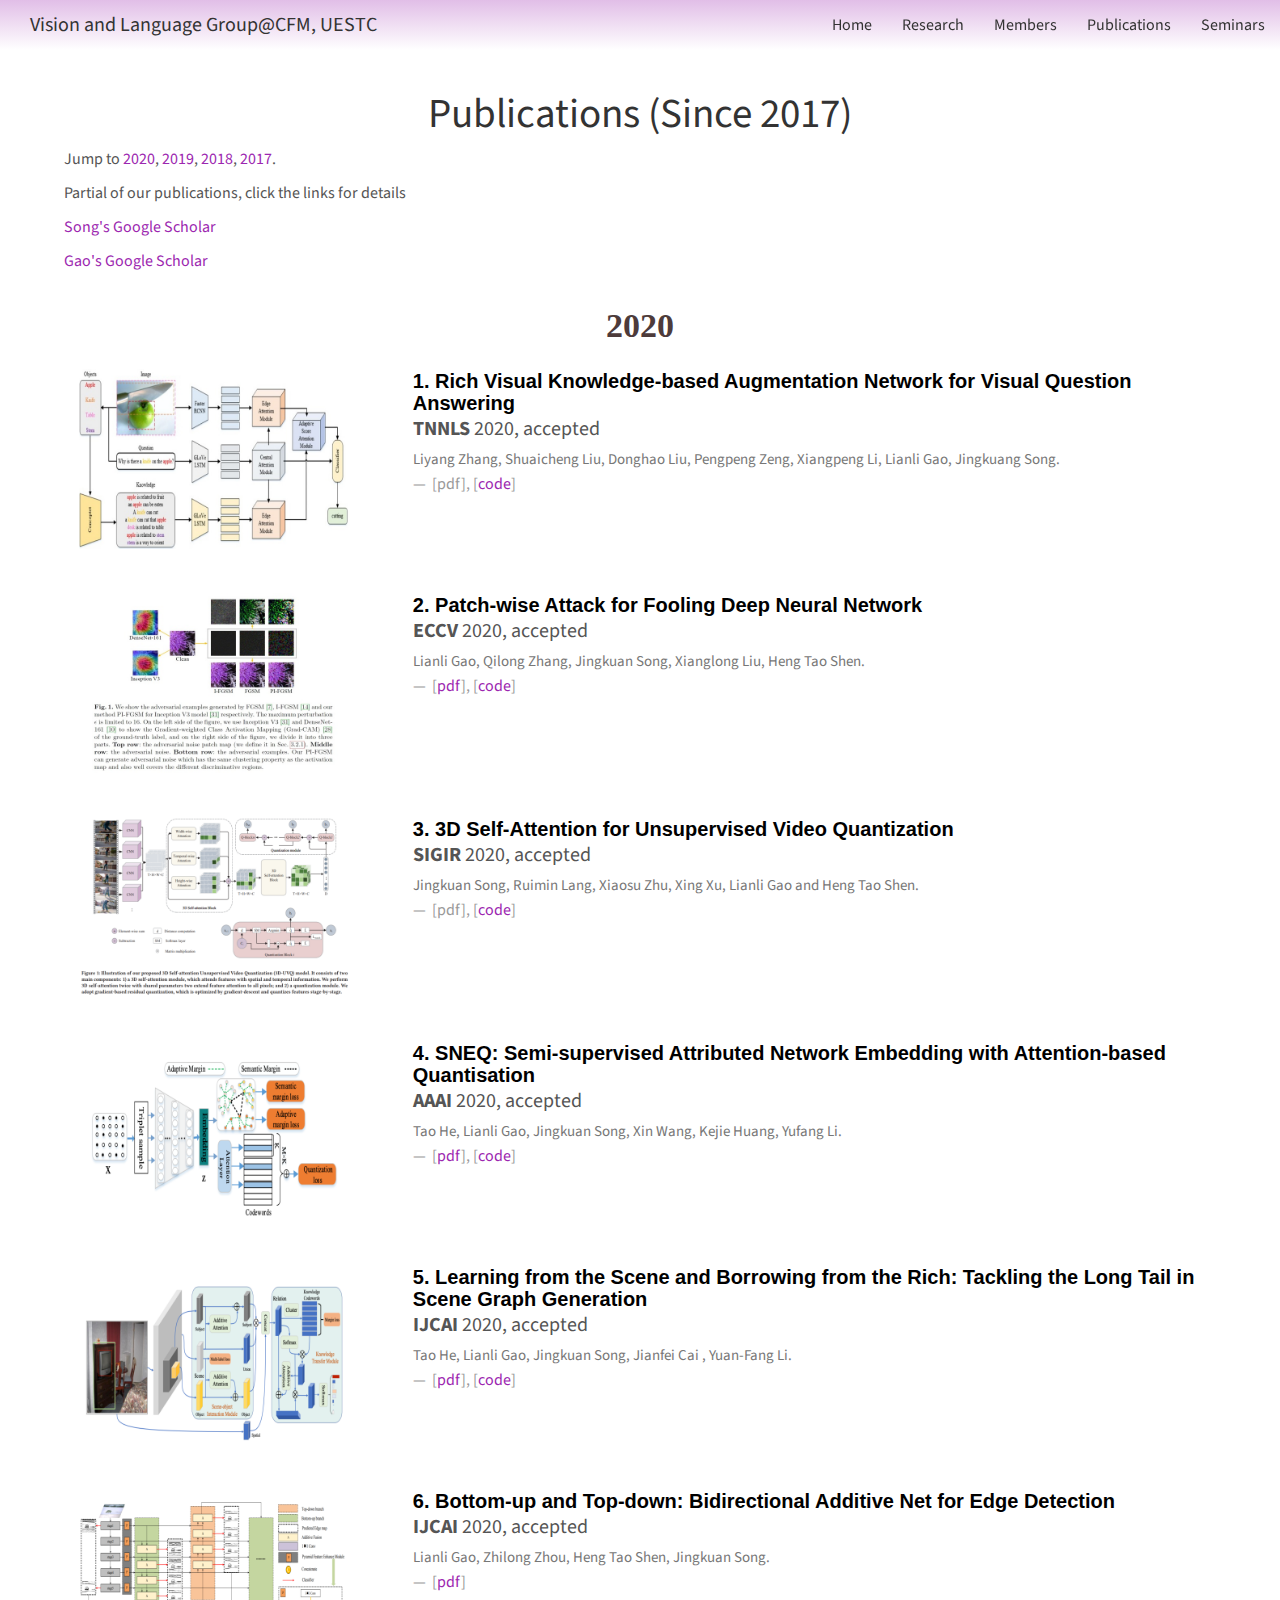
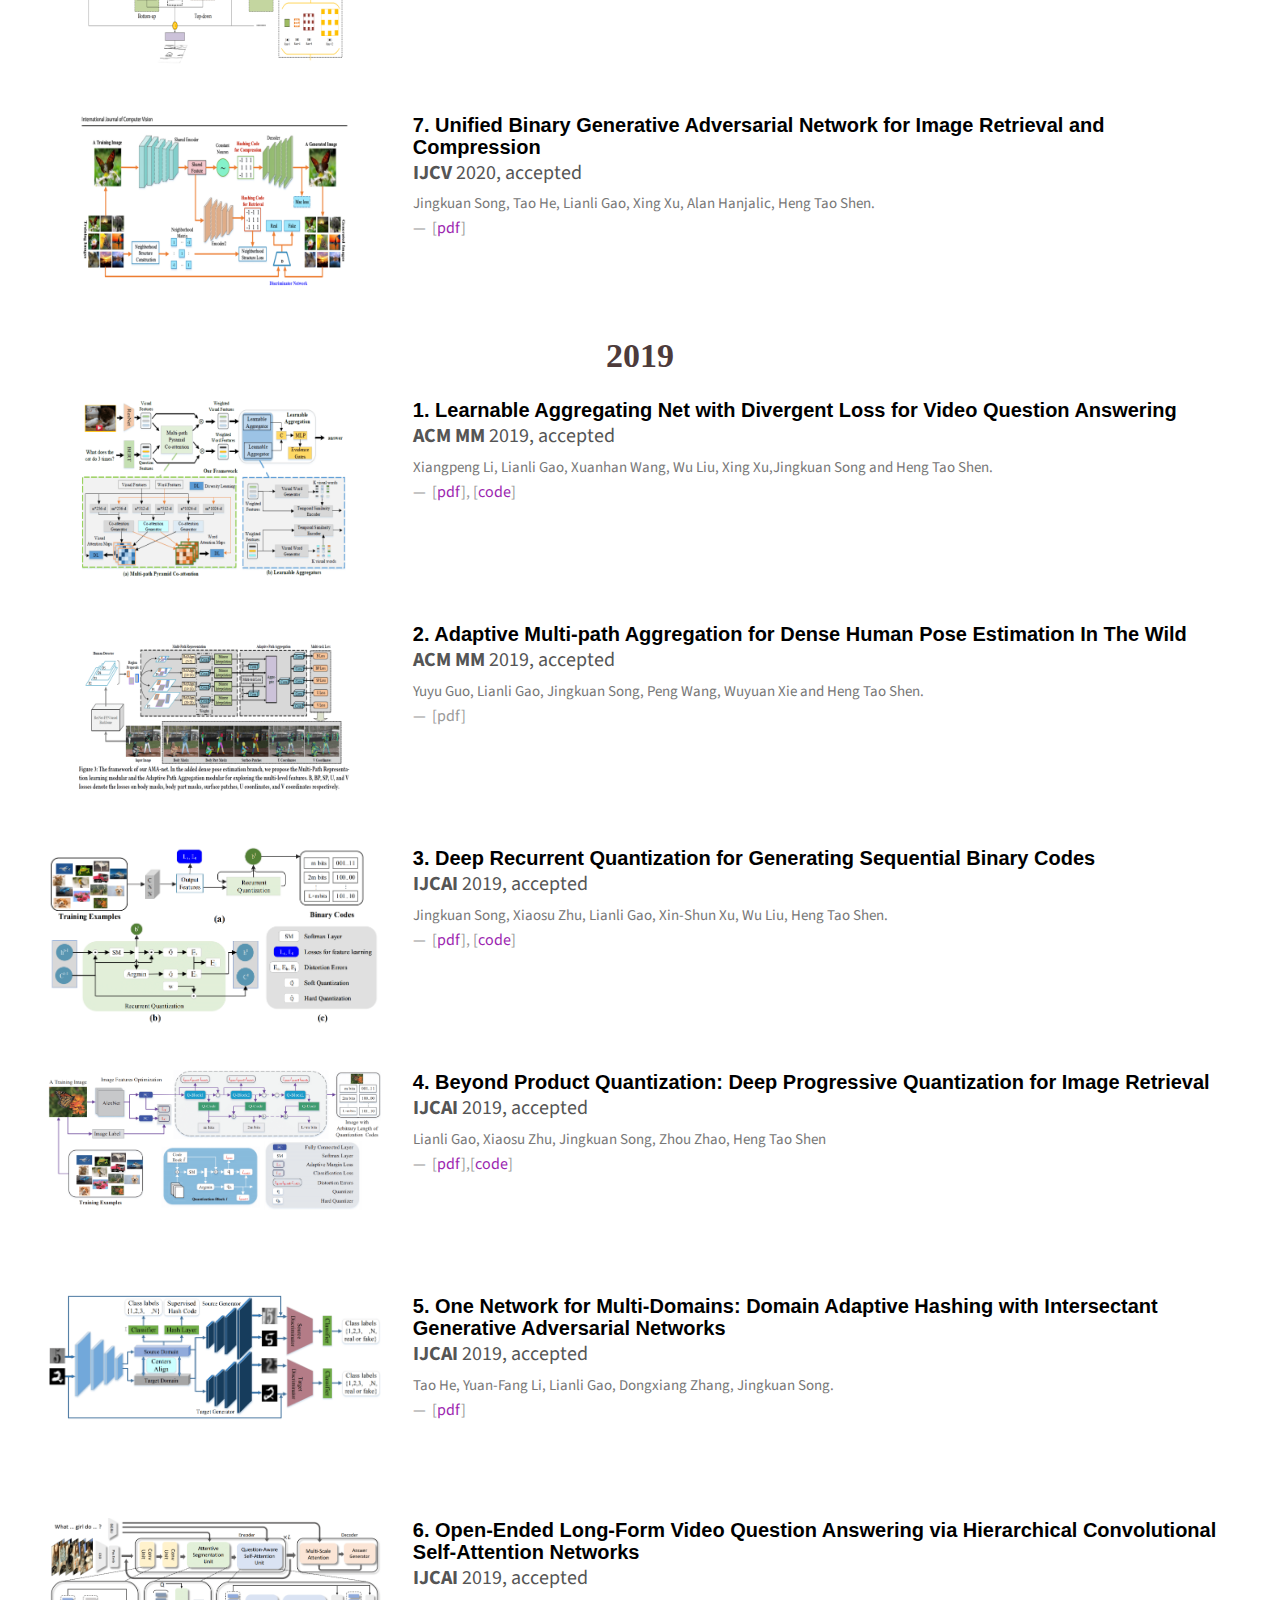
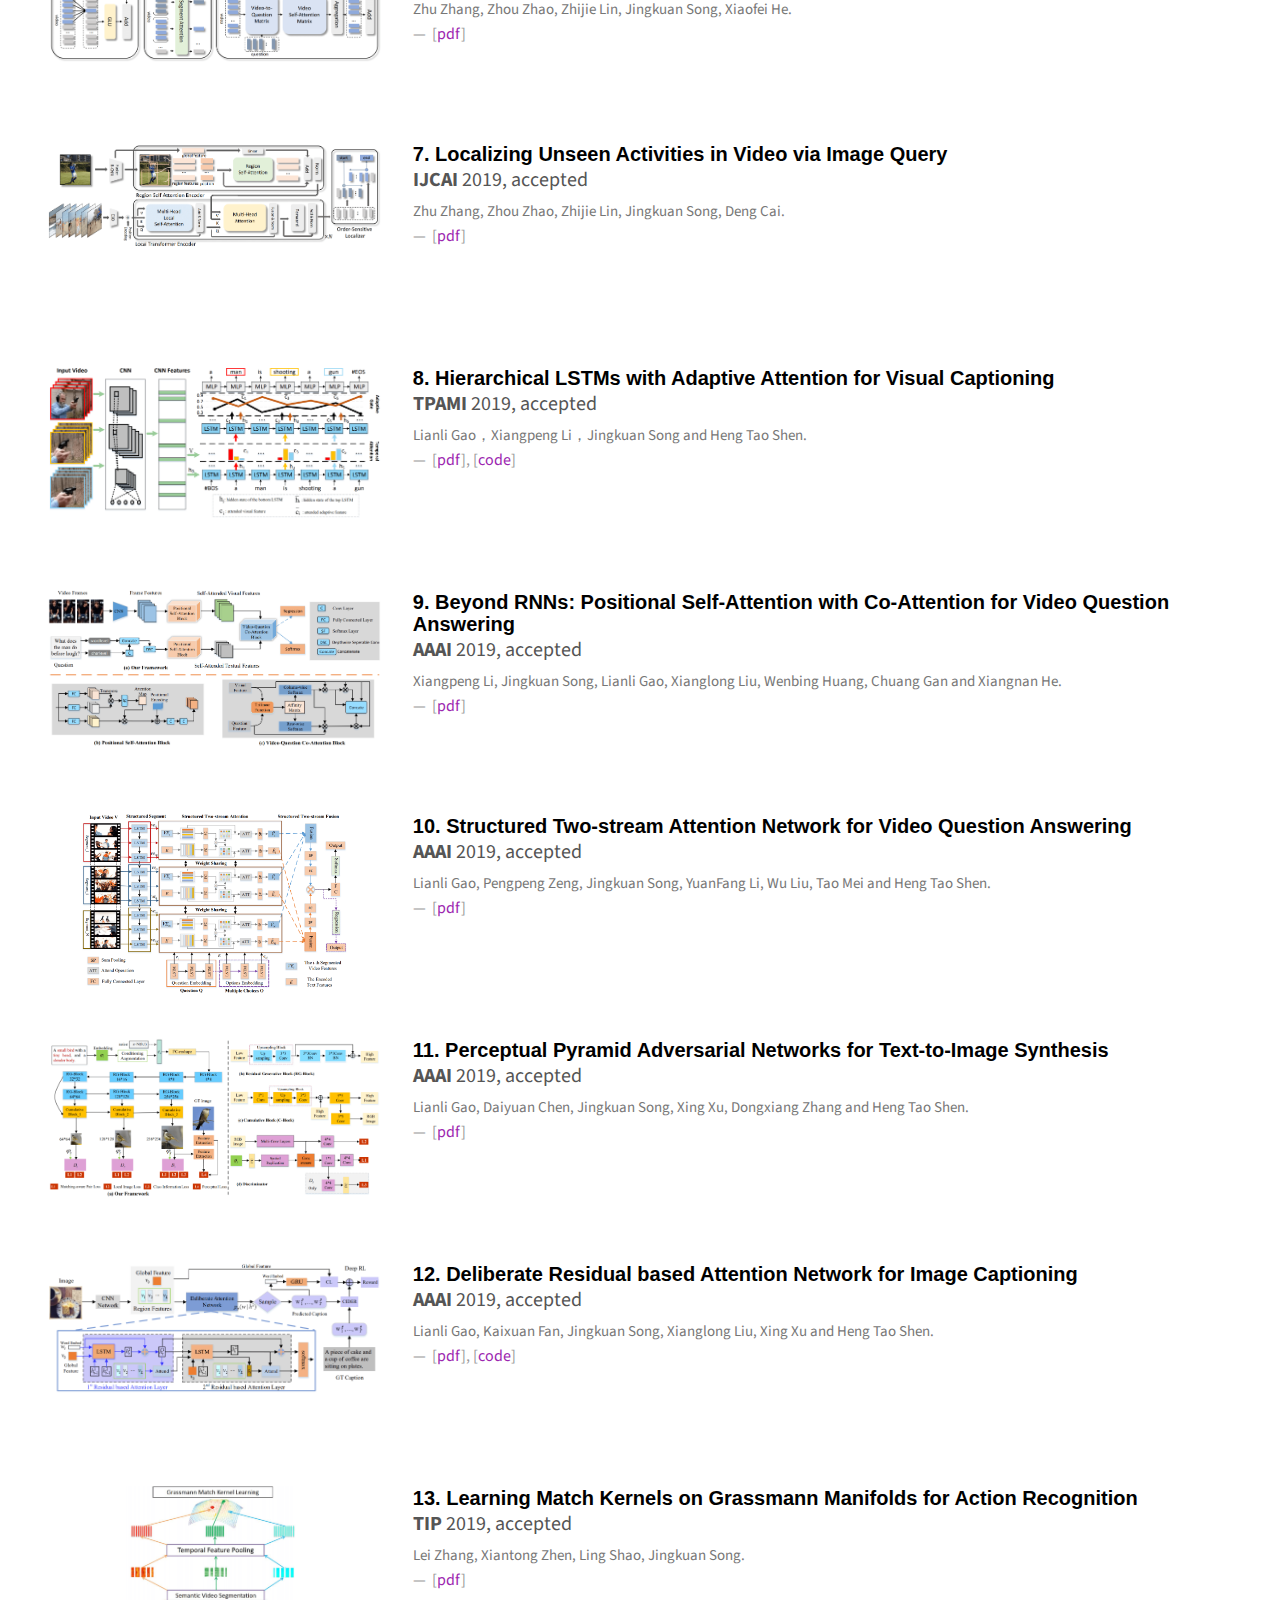
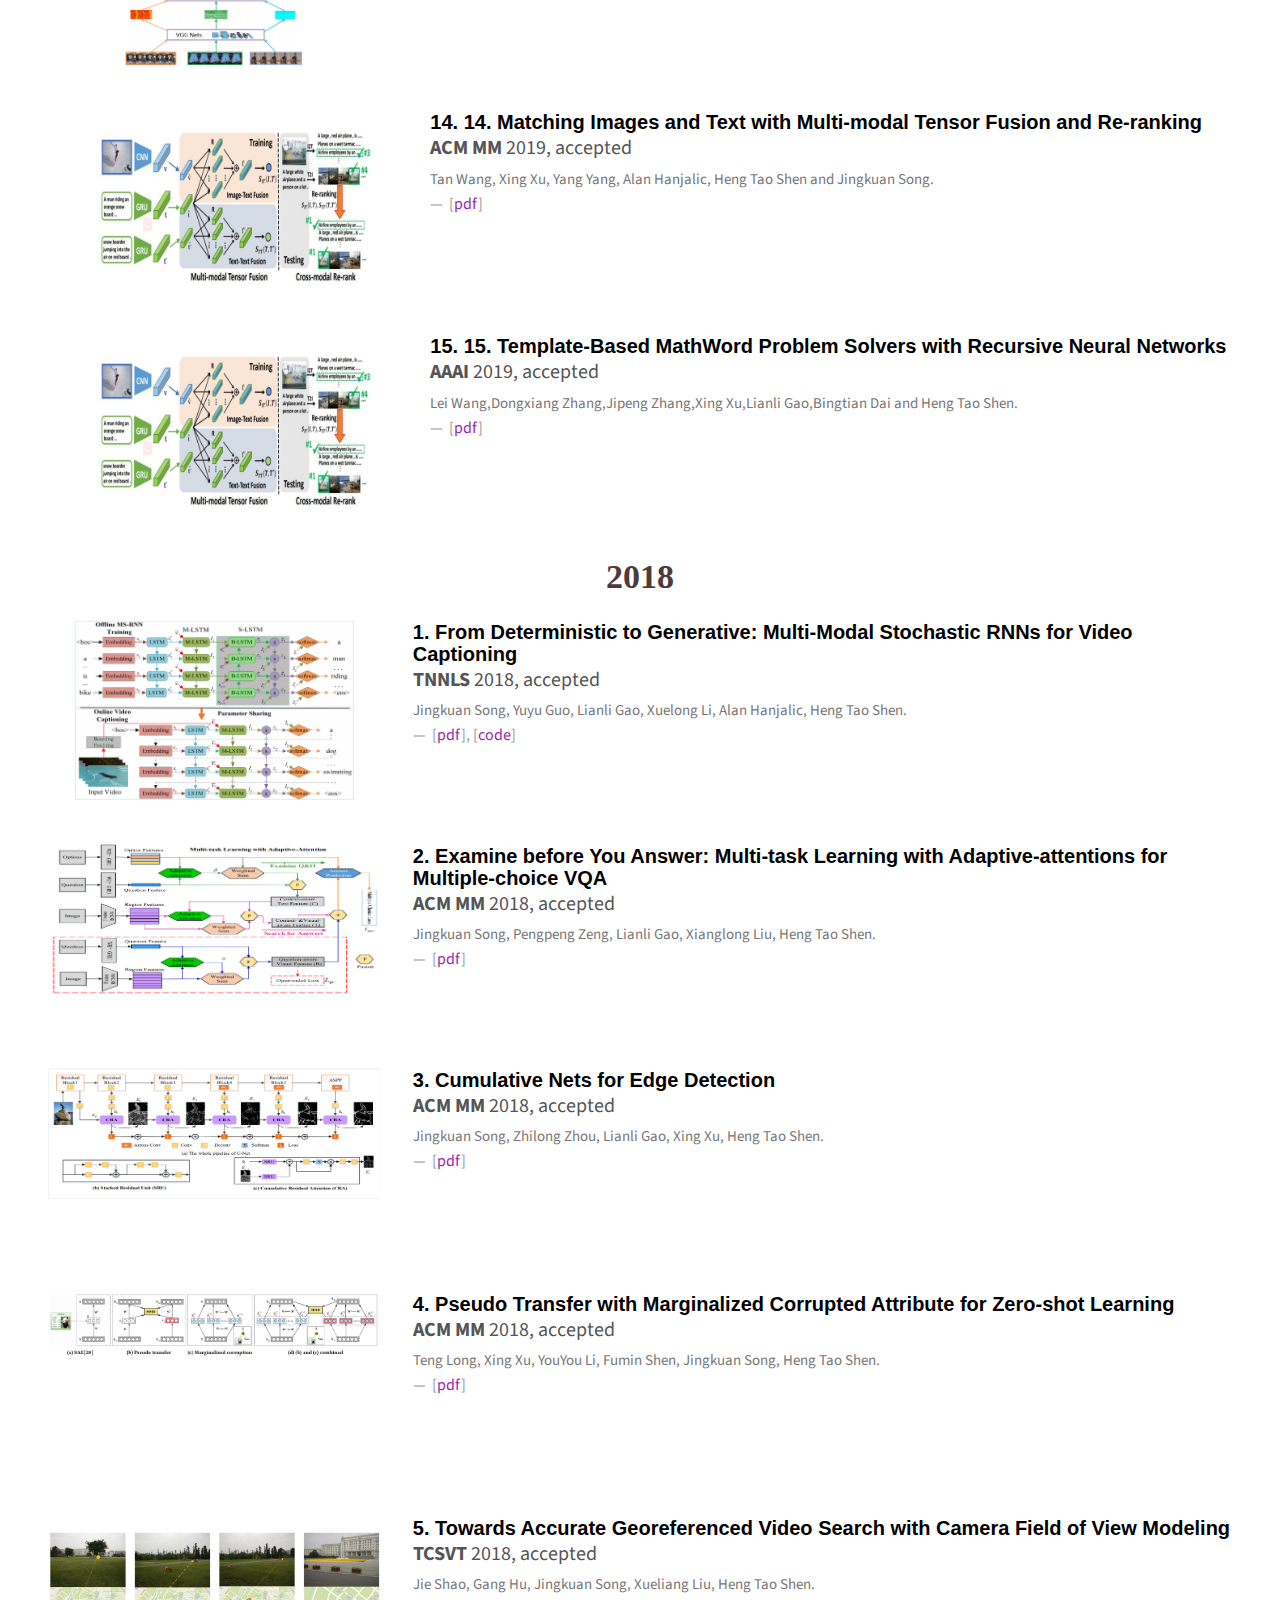
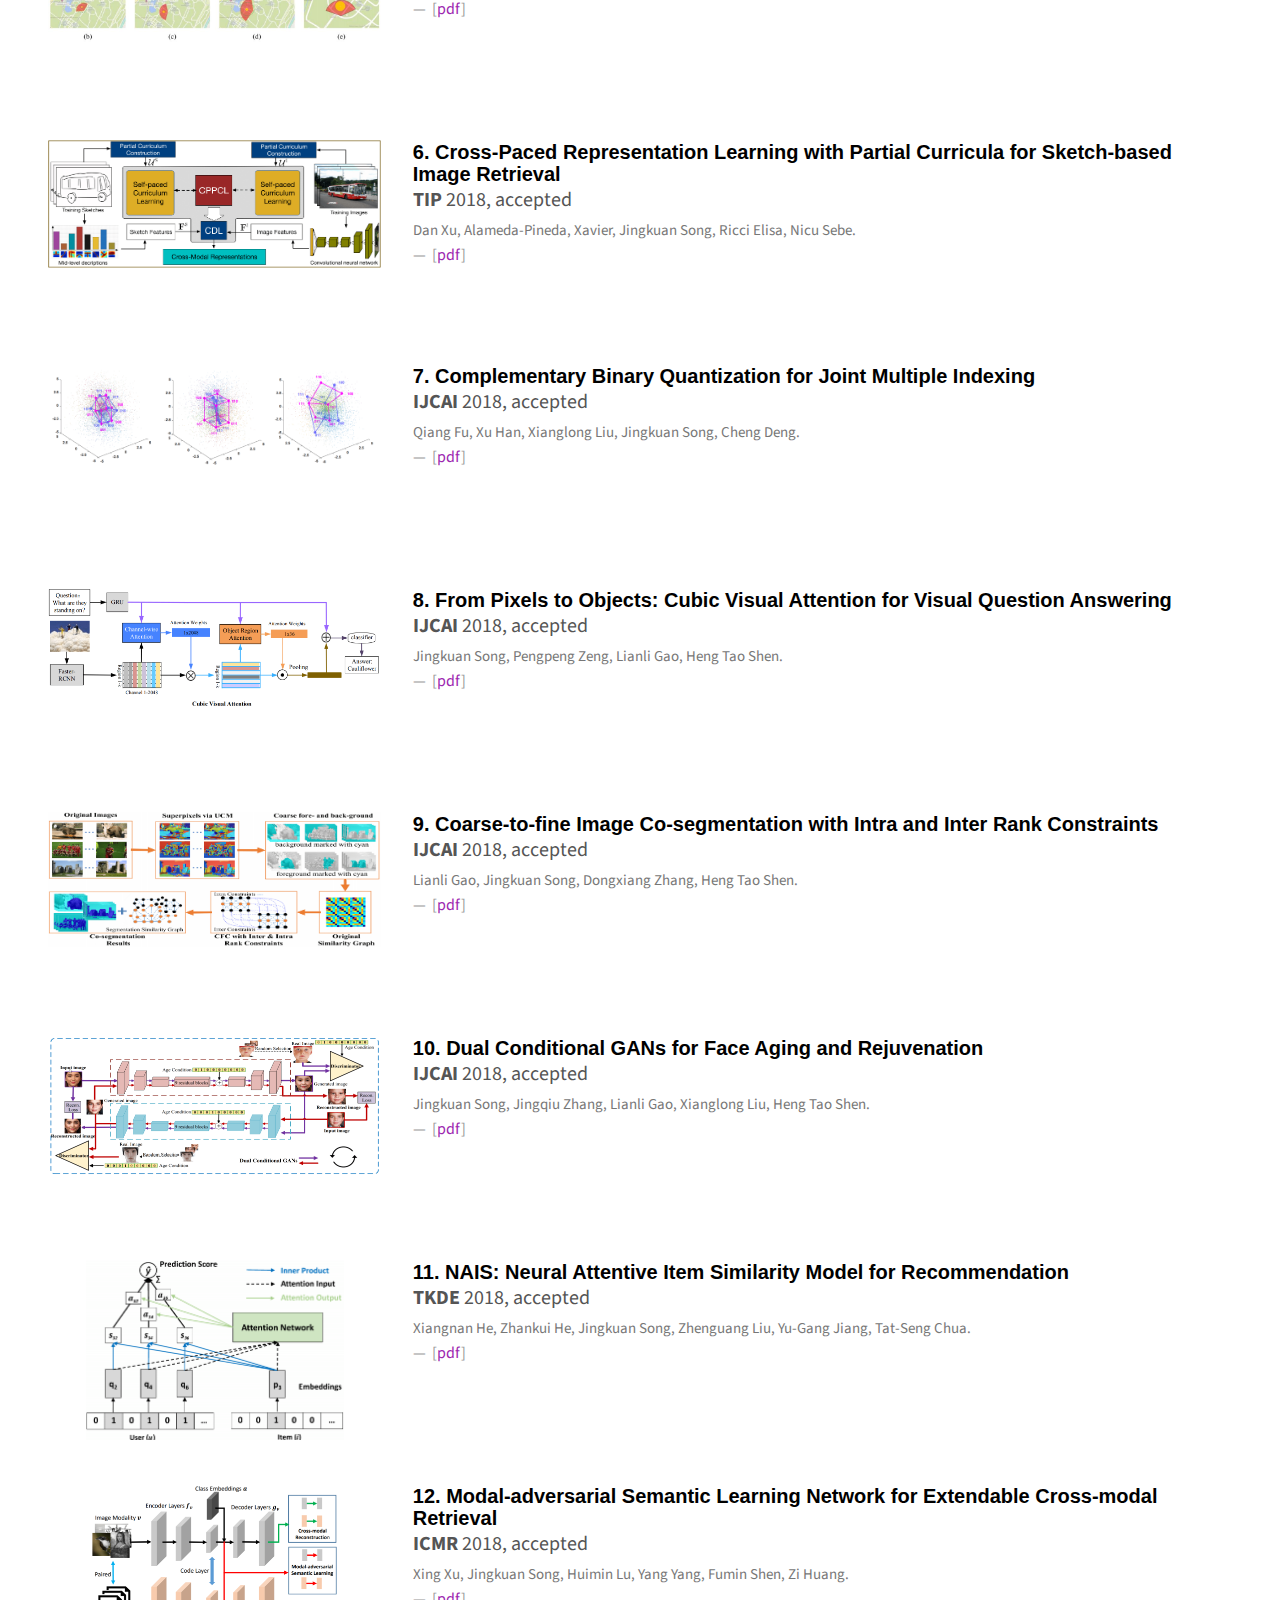
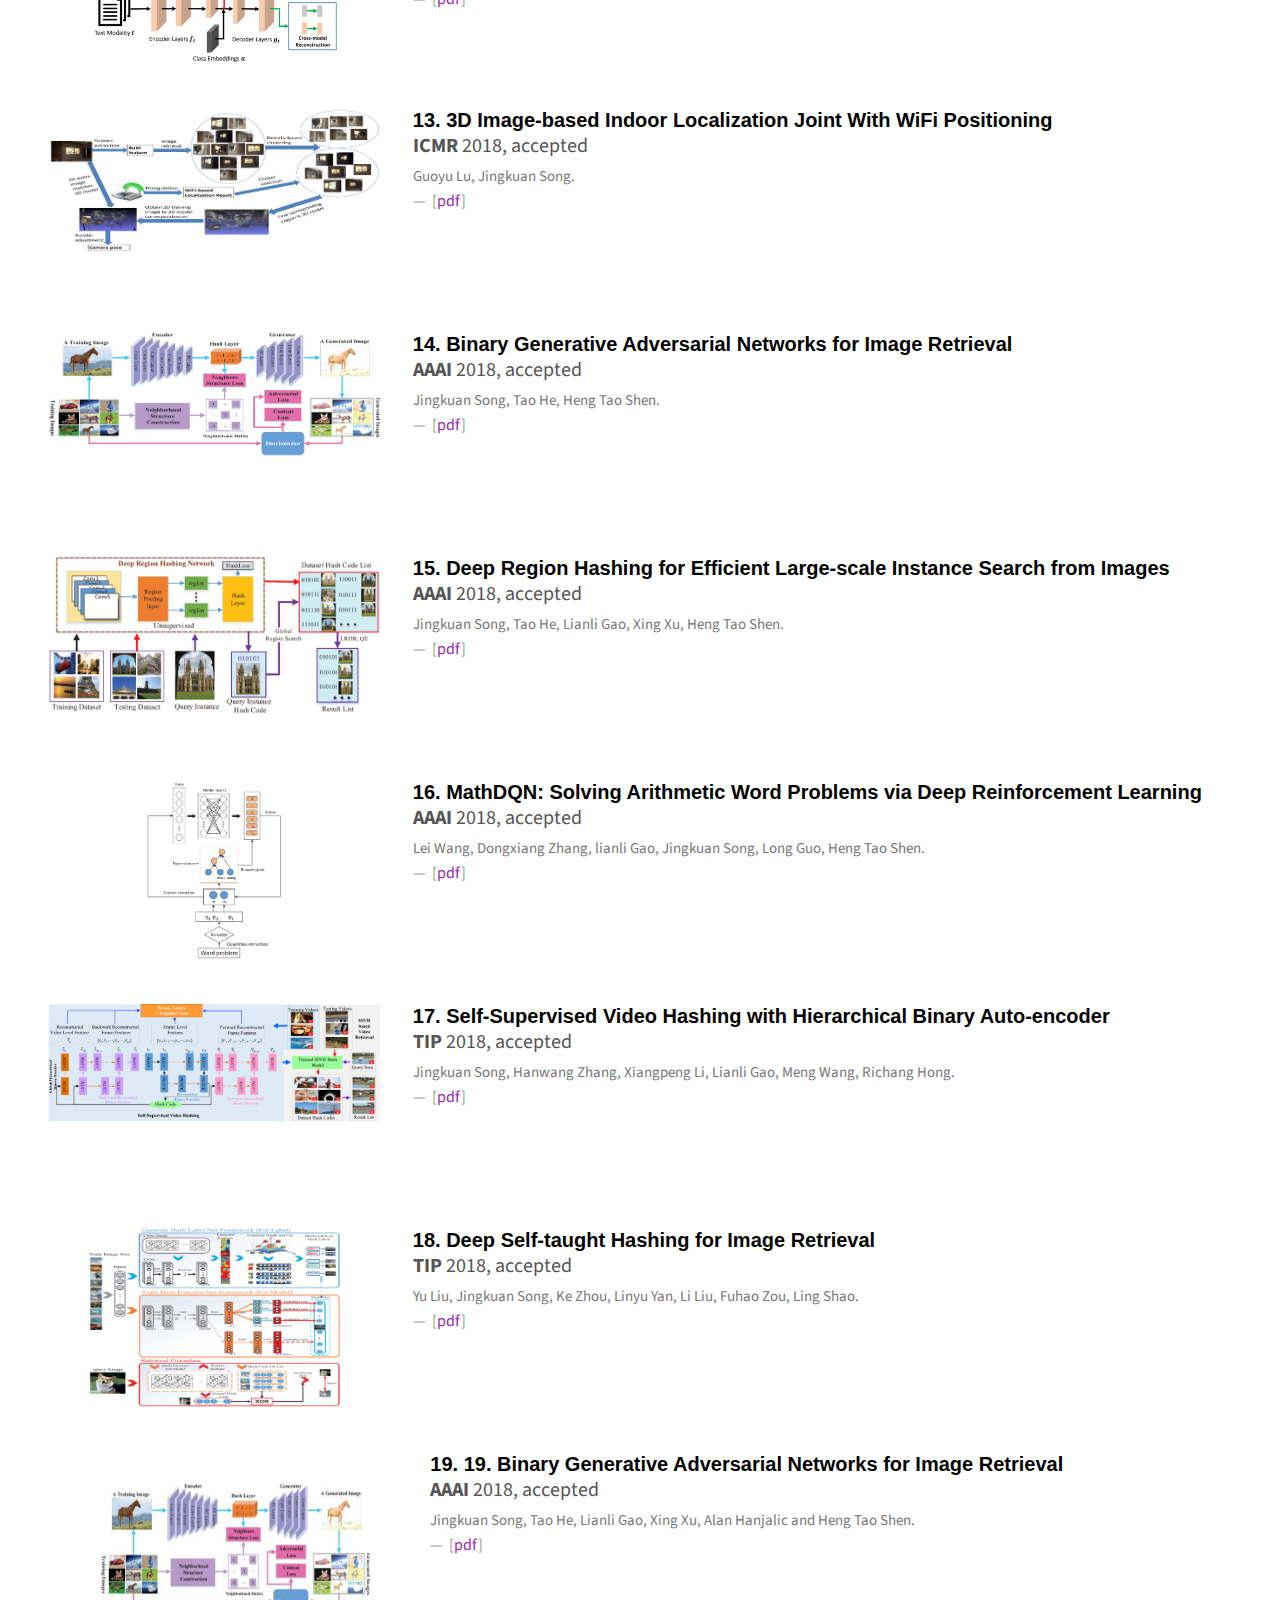
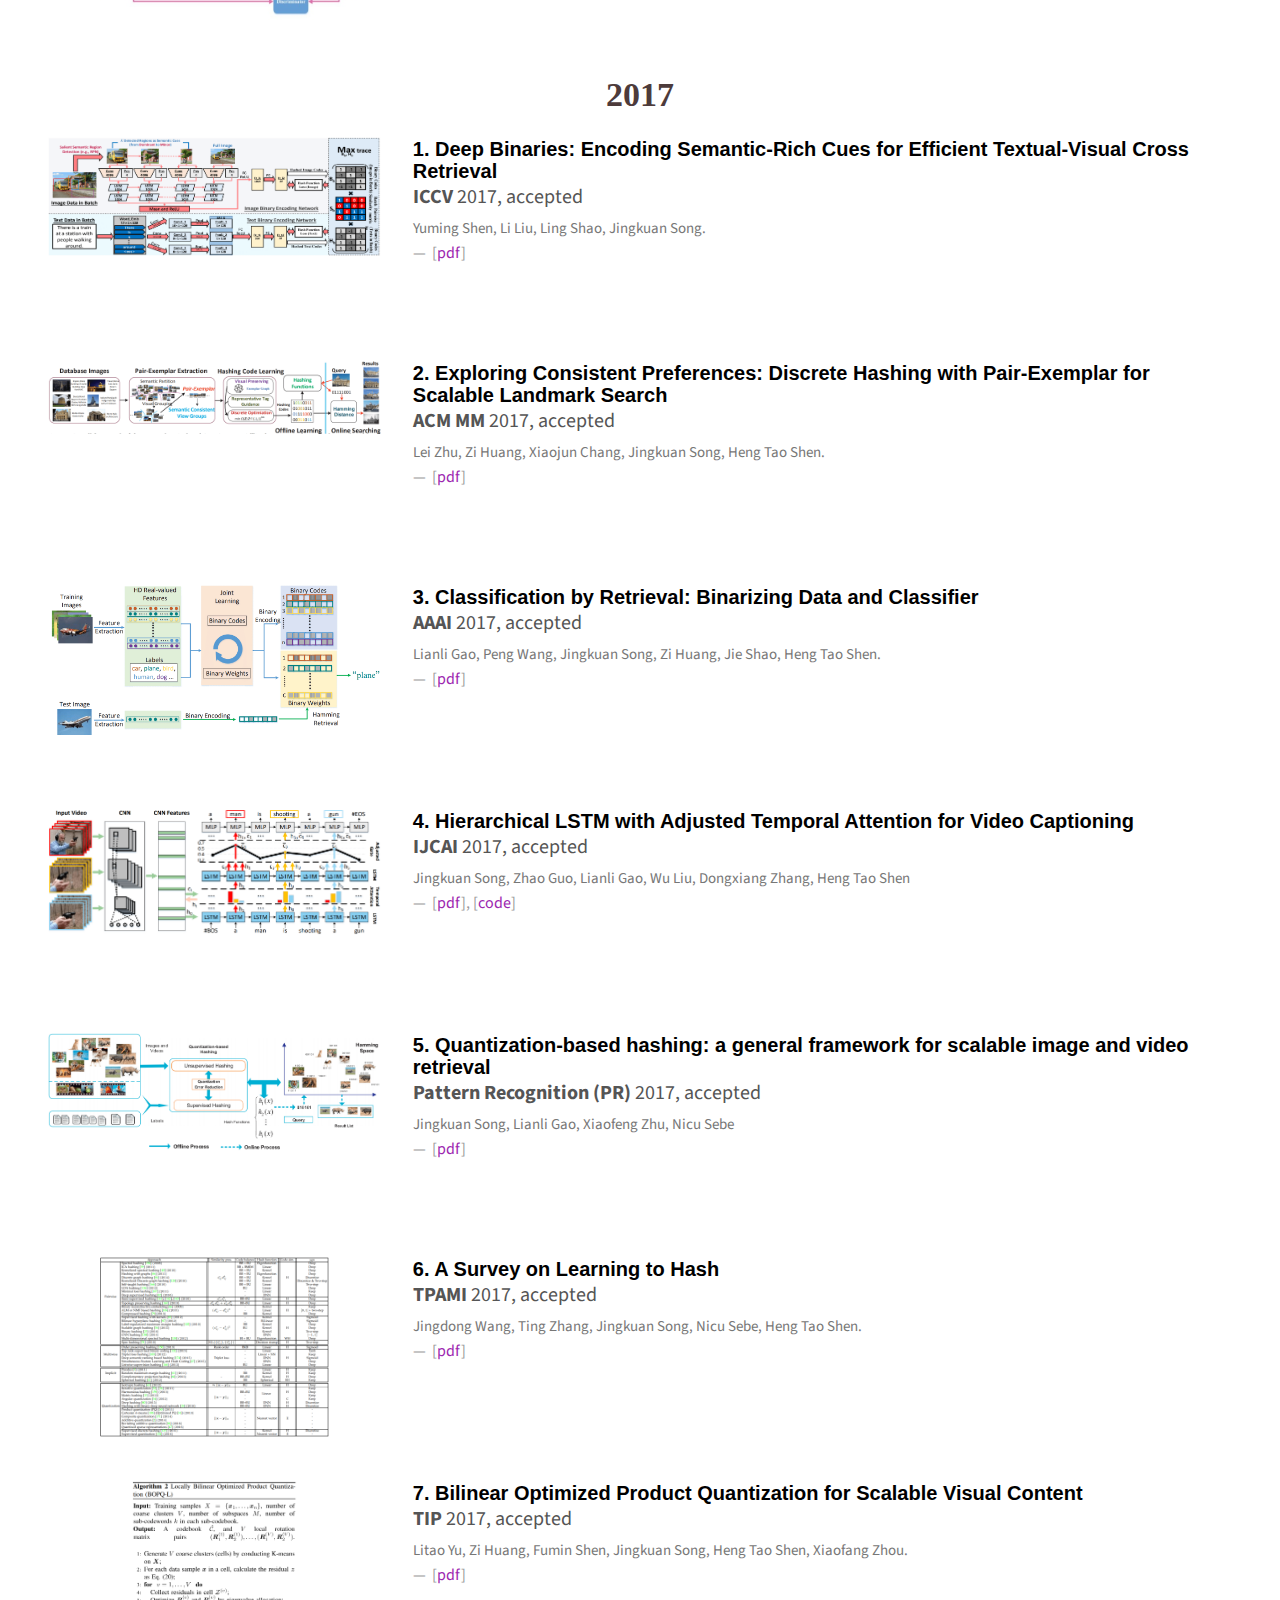
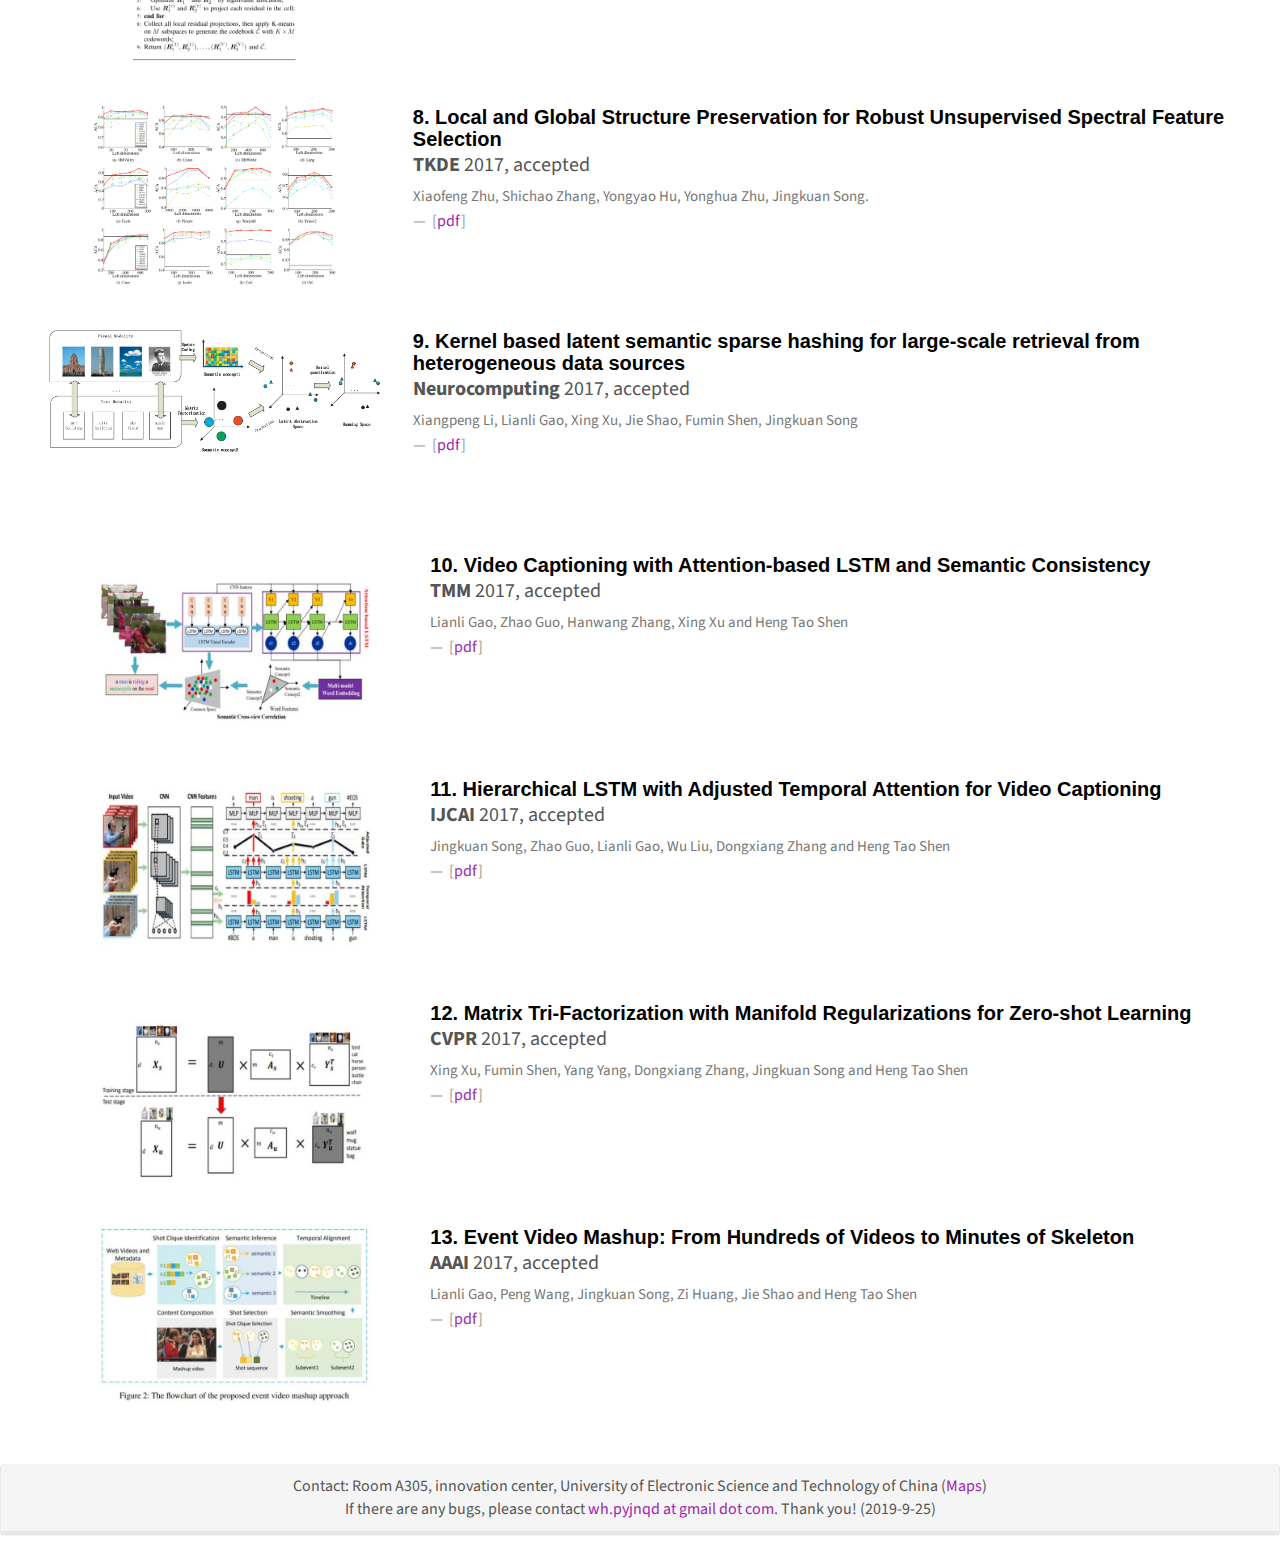
<file: VLG/publications/index.html>
<!DOCTYPE html>
<html>


<head>
  <!-- <script async src="https://busuanzi.ibruce.info/busuanzi/2.3/busuanzi.pure.mini.js"></script> -->
  <meta charset="utf-8">
  <meta http-equiv="X-UA-Compatible" content="IE=edge">
  <meta name="viewport" content="width=device-width, initial-scale=1">
  <title>Vision and Language Group@CFM - Publications</title>
  <meta name="description" content="CFM(Song and Gao) -- Publications.">
  <link rel="stylesheet" href="../css/bootstrap.min.css">
  <link rel="stylesheet" href="../css/main.css">
  <link rel="stylesheet" href="../css/style.css">
  <link rel="canonical" href="index.html">
  <link rel="shortcut icon" type="image/x-icon" href="../images/assests/favicon.ico">
</head>

<style>
  #preview{
    max-width: 60%;
    max-height: 60%;
    box-shadow: 0 0 36px 12px rgba(0, 0, 0, 0.3333333333);
    object-fit: contain;
    width: auto;
    height: auto;
    display: flex;
    border-radius: 0;
    padding: 0;
    margin: 0;
    margin: 0;
    position: absolute;
  }
</style>

<body>

  <div class="navbar navbar-default navbar-fixed-top" role="navigation">
    <div class="navbar-background-container">
      <div class="container-fluid">
        <div class="navbar-header">
          <button type="button" class="navbar-toggle collapsed" data-toggle="collapse" data-target="#navbar-collapse-1"
            aria-expanded="false">
            <span class="sr-only">Toggle navigation</span>
            <span class="icon-bar"></span>
            <span class="icon-bar"></span>
            <span class="icon-bar"></span>
          </button>

          <a class="navbar-brand" href="../index.html">Vision and Language Group@CFM, UESTC</a>
        </div>
        <div class="collapse navbar-collapse" id="navbar-collapse-1">
          <ul class="nav navbar-nav navbar-right">
            <li><a href="../index.html" class="hvr-underline-from-center">Home</a></li>
            <li><a href="../research/index.html" class="hvr-underline-from-center">Research</a></li>
            <li><a href="../members/index.html" class="hvr-underline-from-center">Members</a></li>
            <li><a href="index.html" class="hvr-underline-from-center">Publications</a></li>
            <li><a href="../seminars/index.html" class="hvr-underline-from-center">Seminars</a></li>
          </ul>
        </div>
      </div>
    </div>
  </div>

  <div class="container-fluid">
    <div class="row">
      <div id="gridid" class="col-sm-12">
        <center>
          <h1 id="publications">Publications (Since 2017)</h1>
        </center>
        <div class="indent">
          <p>Jump to <a href="#2020">2020</a>, <a href="#2019">2019</a>, <a href="#2018">2018</a>, <a href="#2017">2017</a>.</p>
          <p>Partial of our publications, click the links for details</p>
          <p><a href="https://scholar.google.com/citations?user=F5Zy9V4AAAAJ">Song's Google Scholar</a>
          </p>
          <p><a href="https://scholar.google.com/citations?user=zsm2dpYAAAAJ">Gao's Google Scholar</a>
          </p>
        </div>
        <section id="publications">
          <div class="container">
            <h2 id="2020">2020</h2>

            <div class="row">
              <div class="col-xs-12 col-sm-12 col-md-12 col-lg-12">
                <div class="col-sm-3 col-md-3 col-lg-2">
                  <img src="../images/publications/20-tnnls-zly.jpg" class="img-responsive img-thumbnail">
                </div>
                <div class="col-sm-9 col-md-9 col-lg-9">
                  <blockquote>
                    <h4>
                      Rich Visual Knowledge-based Augmentation Network for Visual Question Answering
                    </h4>
                    <strong>TNNLS</strong> 2020, accepted
                    <p>
                      Liyang Zhang, Shuaicheng Liu, Donghao Liu, Pengpeng Zeng, Xiangpeng Li, Lianli Gao, Jingkuang Song.
                      <footer class="blockquote-footer">
                        [pdf], [<a
                          href="https://github.com/yyyanglz/KAN">code</a>]
                      </footer>
                  </blockquote>
                </div>
              </div>
            </div>

            <div class="row">
              <div class="col-xs-12 col-sm-12 col-md-12 col-lg-12">
                <div class="col-sm-3 col-md-3 col-lg-2">
                  <img src="../images/publications/20-eccv-zql.jpg" class="img-responsive img-thumbnail">
                </div>
                <div class="col-sm-9 col-md-9 col-lg-9">
                  <blockquote>
                    <h4>
                      Patch-wise Attack for Fooling Deep Neural Network
                    </h4>
                    <strong>ECCV</strong> 2020, accepted
                    <p>
                      Lianli Gao, Qilong Zhang, Jingkuan Song, Xianglong Liu, Heng Tao Shen.
                      <footer class="blockquote-footer">
                        [<a href="https://arxiv.org/abs/2007.06765">pdf</a>], [<a
                          href="https://github.com/qilong-zhang/Patch-wise-iterative-attack">code</a>]
                      </footer>
                  </blockquote>
                </div>
              </div>
            </div>

            <div class="row">
              <div class="col-xs-12 col-sm-12 col-md-12 col-lg-12">
                <div class="col-sm-3 col-md-3 col-lg-2">
                  <img src="../images/publications/20-sigir-lrm.png" class="img-responsive img-thumbnail">
                </div>
                <div class="col-sm-9 col-md-9 col-lg-9">
                  <blockquote>
                    <h4>
                      3D Self-Attention for Unsupervised Video Quantization
                    </h4>
                    <strong>SIGIR</strong> 2020, accepted
                    <p>
                      Jingkuan Song, Ruimin Lang, Xiaosu Zhu, Xing Xu, Lianli Gao and Heng Tao Shen.
                      <footer class="blockquote-footer">
                        [pdf], [<a
                          href="https://github.com/brownwolf/3D-UVQ">code</a>]
                      </footer>
                  </blockquote>
                </div>
              </div>
            </div>
            
            <div class="row">
              <div class="col-xs-12 col-sm-12 col-md-12 col-lg-12">
                <div class="col-sm-3 col-md-3 col-lg-2">
                  <img src="../images/publications/20-aaai-ht.png" class="img-responsive img-thumbnail">
                </div>
                <div class="col-sm-9 col-md-9 col-lg-9">
                  <blockquote>
                    <h4>
                      SNEQ: Semi-supervised Attributed Network Embedding with Attention-based Quantisation
                    </h4>
                    <strong>AAAI</strong> 2020, accepted
                    <p>
                      Tao He, Lianli Gao, Jingkuan Song, Xin Wang, Kejie Huang, Yufang Li.
                      <footer class="blockquote-footer">
                        [<a href="https://www.aaai.org/Papers/AAAI/2020GB/AAAI-HeT.2755.pdf">pdf</a>], [<a
                          href="https://github.com/ht014/SNEQ">code</a>]
                      </footer>
                  </blockquote>
                </div>
              </div>
            </div>

            <div class="row">
              <div class="col-xs-12 col-sm-12 col-md-12 col-lg-12">
                <div class="col-sm-3 col-md-3 col-lg-2">
                  <img src="../images/publications/20-ijcai-ht.png" class="img-responsive img-thumbnail">
                </div>
                <div class="col-sm-9 col-md-9 col-lg-9">
                  <blockquote>
                    <h4>
                      Learning from the Scene and Borrowing from the Rich: Tackling the Long Tail in Scene Graph Generation
                    </h4>
                    <strong>IJCAI</strong> 2020, accepted
                    <p>
                      Tao He, Lianli Gao, Jingkuan Song, Jianfei Cai , Yuan-Fang Li.
                      <footer class="blockquote-footer">
                         [<a href=" https://arxiv.org/abs/2006.07585">pdf</a>], [<a
                          href="https://github.com/ht014/lsbr">code</a>]
                      </footer>
                  </blockquote>
                </div>
              </div>
            </div>

            <div class="row">
              <div class="col-xs-12 col-sm-12 col-md-12 col-lg-12">
                <div class="col-sm-3 col-md-3 col-lg-2">
                  <img src="../images/publications/20-ijcai-zzl.png" class="img-responsive img-thumbnail">
                </div>
                <div class="col-sm-9 col-md-9 col-lg-9">
                  <blockquote>
                    <h4>
                      Bottom-up and Top-down: Bidirectional Additive Net for Edge Detection
                    </h4>
                    <strong>IJCAI</strong> 2020, accepted
                    <p>
                      Lianli Gao, Zhilong Zhou, Heng Tao Shen, Jingkuan Song.
                      <footer class="blockquote-footer">
                        [<a href="https://www.ijcai.org/Proceedings/2020/0083.pdf">pdf</a>]
                      </footer>
                  </blockquote>
                </div>
              </div>
            </div>

            <div class="row">
              <div class="col-xs-12 col-sm-12 col-md-12 col-lg-12">
                <div class="col-sm-3 col-md-3 col-lg-2">
                  <img src="../images/publications/20-ijcv-ht.png" class="img-responsive img-thumbnail">
                </div>
                <div class="col-sm-9 col-md-9 col-lg-9">
                  <blockquote>
                    <h4>
                      Unified Binary Generative Adversarial Network for Image Retrieval and Compression
                    </h4>
                    <strong>IJCV</strong> 2020, accepted
                    <p>
                      Jingkuan Song, Tao He, Lianli Gao, Xing Xu, Alan Hanjalic, Heng Tao Shen.
                      <footer class="blockquote-footer">
                        [<a href="https://link.springer.com/article/10.1007/s11263-020-01305-2">pdf</a>]
                      </footer>
                  </blockquote>
                </div>
              </div>
            </div>



            <h2 id="2019">2019</h2>
            <div class="row">
              <div class="col-xs-12 col-sm-12 col-md-12 col-lg-12">
                <div class="col-sm-3 col-md-3 col-lg-2">
                  <img src="../images/publications/MM2019Learnable.png" class="img-responsive img-thumbnail">
                </div>
                <div class="col-sm-9 col-md-9 col-lg-9">
                  <blockquote>
                    <h4>
                      Learnable Aggregating Net with Divergent Loss for Video Question Answering
                    </h4>
                    <strong>ACM MM</strong> 2019, accepted
                    <p>
                      Xiangpeng Li, Lianli Gao, Xuanhan Wang, Wu Liu, Xing Xu,Jingkuan Song and Heng Tao Shen.
                      <footer class="blockquote-footer">
                        [<a href="https://acmmm.org/accepted-papers/">pdf</a>], [<a
                          href=" https://github.com/lixiangpengcs/LAD-Net-for-VideoQA">code</a>]
                      </footer>
                  </blockquote>
                </div>
              </div>
            </div>
            <div class="row">
              <div class="col-xs-12 col-sm-12 col-md-12 col-lg-12">
                <div class="col-sm-3 col-md-3 col-lg-2">
                  <img src="../images/publications/MM2019Adaptive.png" class="img-responsive img-thumbnail">
                </div>
                <div class="col-sm-9 col-md-9 col-lg-9">
                  <blockquote>
                    <h4>
                      Adaptive Multi-path Aggregation for Dense Human Pose Estimation In The Wild
                    </h4>
                    <strong>ACM MM</strong> 2019, accepted
                    <p>
                      Yuyu Guo, Lianli Gao, Jingkuan Song, Peng Wang, Wuyuan Xie and Heng Tao Shen.
                      <footer class="blockquote-footer">
                        [pdf]
                        <!--                         [<a href="https://acmmm.org/accepted-papers/">pdf</a>], [<a
                            href=" https://github.com/lixiangpengcs/LAD-Net-for-VideoQA">code</a>] -->
                      </footer>
                  </blockquote>
                </div>
              </div>
            </div>
            <div class="row">
              <div class="col-xs-12 col-sm-12 col-md-12 col-lg-12">
                <div class="col-sm-3 col-md-3 col-lg-2">
                  <img src="../images/publications/IJCAI2019Recurrent.png" class="img-responsive img-thumbnail">
                </div>
                <div class="col-sm-9 col-md-9 col-lg-9">
                  <blockquote>
                    <h4>
                      Deep Recurrent Quantization for Generating Sequential Binary Codes
                    </h4>
                    <strong>IJCAI</strong> 2019, accepted
                    <p>
                      Jingkuan Song, Xiaosu Zhu, Lianli Gao, Xin-Shun Xu, Wu Liu, Heng Tao Shen.
                    </p>
                    <footer class="blockquote-footer">
                      [<a href="https://www.ijcai.org/proceedings/2019/0128.pdf">pdf</a>], [<a
                        href="https://github.com/cfm-uestc/DRQ">code</a>]
                    </footer>
                  </blockquote>
                </div>
              </div>

            </div>
            <div class="row">
              <div class="col-xs-12 col-sm-12 col-md-12 col-lg-12">
                <div class="col-sm-3 col-md-3 col-lg-2">
                  <img src="../images/publications/IJCAI2019Beyond.png" class="img-responsive img-thumbnail">
                </div>
                <div class="col-sm-9 col-md-9 col-lg-9">
                  <blockquote>
                    <h4>
                      Beyond Product Quantization: Deep Progressive Quantization for Image Retrieval
                    </h4>
                    <strong>IJCAI</strong> 2019, accepted
                    <p>
                      Lianli Gao, Xiaosu Zhu, Jingkuan Song, Zhou Zhao, Heng Tao Shen</p>
                    <footer class="blockquote-footer">
                      [<a href="https://www.ijcai.org/proceedings/2019/0102.pdf">pdf</a>],[<a
                        href="https://github.com/cfm-uestc/DPQ">code</a>]
                    </footer>
                  </blockquote>
                </div>
              </div>
            </div>
            <div class="row">
              <div class="col-xs-12 col-sm-12 col-md-12 col-lg-12">
                <div class="col-sm-3 col-md-3 col-lg-2">
                  <img src="../images/publications/IJCAI2019Domain.png" class="img-responsive img-thumbnail">
                </div>
                <div class="col-sm-9 col-md-9 col-lg-9">
                  <blockquote>
                    <h4>
                      One Network for Multi-Domains: Domain Adaptive Hashing with Intersectant Generative Adversarial
                      Networks
                    </h4>
                    <strong>IJCAI</strong> 2019, accepted
                    <p>
                      Tao He, Yuan-Fang Li, Lianli Gao, Dongxiang Zhang, Jingkuan Song.
                      <footer class="blockquote-footer">
                        [<a href="https://www.ijcai.org/proceedings/2019/0344.pdf">pdf</a>]
                      </footer>
                  </blockquote>
                </div>
              </div>
            </div>
            <div class="row">
              <div class="col-xs-12 col-sm-12 col-md-12 col-lg-12">
                <div class="col-sm-3 col-md-3 col-lg-2">
                  <img src="../images/publications/IJCAI2019Open.png" class="img-responsive img-thumbnail">
                </div>
                <div class="col-sm-9 col-md-9 col-lg-9">
                  <blockquote>
                    <h4>
                      Open-Ended Long-Form Video Question Answering via Hierarchical Convolutional Self-Attention
                      Networks
                    </h4>
                    <strong>IJCAI</strong> 2019, accepted
                    <p>
                      Zhu Zhang, Zhou Zhao, Zhijie Lin, Jingkuan Song, Xiaofei He.
                      <footer class="blockquote-footer">
                        [<a href="https://www.ijcai.org/proceedings/2019/0609.pdf">pdf</a>]
                      </footer>
                  </blockquote>
                </div>
              </div>
            </div>
            <div class="row">
              <div class="col-xs-12 col-sm-12 col-md-12 col-lg-12">
                <div class="col-sm-3 col-md-3 col-lg-2">
                  <img src="../images/publications/IJCAI2019Localizing.png" class="img-responsive img-thumbnail">
                </div>
                <div class="col-sm-9 col-md-9 col-lg-9">
                  <blockquote>
                    <h4>
                      Localizing Unseen Activities in Video via Image Query
                    </h4>
                    <strong>IJCAI</strong> 2019, accepted
                    <p>
                      Zhu Zhang, Zhou Zhao, Zhijie Lin, Jingkuan Song, Deng Cai.
                      <footer class="blockquote-footer">
                        [<a href="https://www.ijcai.org/proceedings/2019/0610.pdf">pdf</a>]
                      </footer>
                  </blockquote>
                </div>
              </div>
            </div>
            <div class="row">
              <div class="col-xs-12 col-sm-12 col-md-12 col-lg-12">
                <div class="col-sm-3 col-md-3 col-lg-2">
                  <img src="../images/publications/TPAMI2019Hierarchical.png" class="img-responsive img-thumbnail">
                </div>
                <div class="col-sm-9 col-md-9 col-lg-9">
                  <blockquote>
                    <h4>
                      Hierarchical LSTMs with Adaptive Attention for Visual Captioning
                    </h4>
                    <strong>TPAMI</strong> 2019, accepted
                    <p>
                      Lianli Gao，Xiangpeng Li，Jingkuan Song and Heng Tao Shen.
                      <footer class="blockquote-footer">
                        [<a href="https://arxiv.org/pdf/1812.11004.pdf">pdf</a>], [<a
                          href="https://github.com/lixiangpengcs/Spatial-Temporal-Adaptive-Attention-for-Video-Captioning">code</a>]

                      </footer>
                  </blockquote>
                </div>
              </div>
            </div>

            <div class="row">
              <div class="col-xs-12 col-sm-12 col-md-12 col-lg-12">
                <div class="col-sm-3 col-md-3 col-lg-2">
                  <img src="../images/publications/AAAI2019Beyond.png" class="img-responsive img-thumbnail">
                </div>
                <div class="col-sm-9 col-md-9 col-lg-9">
                  <blockquote>
                    <h4>
                      Beyond RNNs: Positional Self-Attention with Co-Attention for Video Question Answering
                    </h4>
                    <strong>AAAI</strong> 2019, accepted
                    <p>
                      Xiangpeng Li, Jingkuan Song, Lianli Gao, Xianglong Liu, Wenbing Huang, Chuang Gan and Xiangnan He.
                      <footer class="blockquote-footer">
                        [<a href="https://www.aaai.org/ojs/index.php/AAAI/article/view/4887/4760">pdf</a>]
                      </footer>
                  </blockquote>
                </div>
              </div>
            </div>
            <div class="row">
              <div class="col-xs-12 col-sm-12 col-md-12 col-lg-12">
                <div class="col-sm-3 col-md-3 col-lg-2">
                  <img src="../images/publications/AAAI2019Structured.png" class="img-responsive img-thumbnail">
                </div>
                <div class="col-sm-9 col-md-9 col-lg-9">
                  <blockquote>
                    <h4>
                      Structured Two-stream Attention Network for Video Question Answering
                    </h4>
                    <strong>AAAI</strong> 2019, accepted
                    <p>
                      Lianli Gao, Pengpeng Zeng, Jingkuan Song, YuanFang Li, Wu Liu, Tao Mei and Heng Tao Shen.
                      <footer class="blockquote-footer">
                        [<a href="https://aaai.org/ojs/index.php/AAAI/article/view/4602/4480">pdf</a>]
                      </footer>
                  </blockquote>
                </div>
              </div>

            </div>
            <div class="row">
              <div class="col-xs-12 col-sm-12 col-md-12 col-lg-12">
                <div class="col-sm-3 col-md-3 col-lg-2">
                  <img src="../images/publications/AAAI2019Perceptual.png" class="img-responsive img-thumbnail">
                </div>
                <div class="col-sm-9 col-md-9 col-lg-9">
                  <blockquote>
                    <h4>
                      Perceptual Pyramid Adversarial Networks for Text-to-Image Synthesis
                    </h4>
                    <strong>AAAI</strong> 2019, accepted
                    <p>
                      Lianli Gao, Daiyuan Chen, Jingkuan Song, Xing Xu, Dongxiang Zhang and Heng Tao Shen.
                      <footer class="blockquote-footer">
                        [<a href="https://aaai.org/ojs/index.php/AAAI/article/view/4844/4717">pdf</a>]
                      </footer>
                  </blockquote>
                </div>
              </div>
            </div>
            <div class="row">
              <div class="col-xs-12 col-sm-12 col-md-12 col-lg-12">
                <div class="col-sm-3 col-md-3 col-lg-2">
                  <img src="../images/publications/AAAI2019Deliberate.png" class="img-responsive img-thumbnail">
                </div>
                <div class="col-sm-9 col-md-9 col-lg-9">
                  <blockquote>
                    <h4>
                      Deliberate Residual based Attention Network for Image Captioning
                    </h4>
                    <strong>AAAI</strong> 2019, accepted
                    <p>
                      Lianli Gao, Kaixuan Fan, Jingkuan Song, Xianglong Liu, Xing Xu and Heng Tao Shen.
                      <footer class="blockquote-footer">
                        [<a href="https://aaai.org/ojs/index.php/AAAI/article/view/4845/4718">pdf</a>], [<a
                          href="https://github.com/fkxssaa/Deliberate-Attention-Networks-for-Image-Captioning">code</a>]
                      </footer>
                  </blockquote>
                </div>
              </div>
            </div>
            <div class="row">
              <div class="col-xs-12 col-sm-12 col-md-12 col-lg-12">
                <div class="col-sm-3 col-md-3 col-lg-2">
                  <img src="../images/publications/TIP2019Learning.png" class="img-responsive img-thumbnail">
                </div>
                <div class="col-sm-9 col-md-9 col-lg-9">
                  <blockquote>
                    <h4>
                      Learning Match Kernels on Grassmann Manifolds for Action Recognition
                    </h4>
                    <strong>TIP</strong> 2019, accepted
                    <p>
                      Lei Zhang, Xiantong Zhen, Ling Shao, Jingkuan Song.
                      <footer class="blockquote-footer">
                        [<a href="https://ieeexplore.ieee.org/stamp/stamp.jsp?tp=&arnumber=8444452">pdf</a>]
                      </footer>
                  </blockquote>
                </div>
              </div>
            </div>

            <div class="row" style="margin-left:10px">
              <div class="col-xs-12 col-sm-12 col-md-12 col-lg-12">
                <div class="col-sm-3 col-md-3 col-lg-2" style="padding-left:0px;padding-right:0px">
                  <div class="avatar">
                    <img src="../images/publications/19-14.jpg" class="img-responsive img-thumbnail">
                  </div>
                </div>
                <div class="col-sm-9 col-md-9 col-lg-9">
                  <blockquote style="margin-bottom:5px">
                    <h4>
                      14. Matching Images and Text with Multi-modal Tensor Fusion and Re-ranking
                    </h4>
                    <strong>ACM MM</strong> 2019, accepted
                    <p>
                      Tan Wang, Xing Xu, Yang Yang, Alan Hanjalic, Heng Tao Shen and Jingkuan Song.
                      <footer class="blockquote-footer">
                        [<a href="https://arxiv.org/pdf/1908.04011.pdf">pdf</a>]
                      </footer>
                  </blockquote>
                </div>
              </div>
            </div>

                        <div class="row" style="margin-left:10px">
              <div class="col-xs-12 col-sm-12 col-md-12 col-lg-12">
                <div class="col-sm-3 col-md-3 col-lg-2" style="padding-left:0px;padding-right:0px">
                  <div class="avatar">
                    <img src="../images/publications/19-14.jpg" class="img-responsive img-thumbnail">
                  </div>
                </div>
                <div class="col-sm-9 col-md-9 col-lg-9">
                  <blockquote style="margin-bottom:5px">
                    <h4>
                      15. Template-Based MathWord Problem Solvers with Recursive Neural Networks
                    </h4>
                    <strong>AAAI</strong> 2019, accepted
                    <p>
                      Lei Wang,Dongxiang Zhang,Jipeng Zhang,Xing Xu,Lianli Gao,Bingtian Dai and Heng Tao Shen.
                      <footer class="blockquote-footer">
                        [<a href="https://arxiv.org/pdf/1811.05632.pdf">pdf</a>]
                      </footer>
                  </blockquote>
                </div>
              </div>
            </div>

            <!-- <h2 id="2018">&emsp;2018</h2> -->
            <!-- <div class="row" style="margin-left:10px"> -->
            <h2 id="2018">2018</h2>
            <div class="row">
              <div class="col-xs-12 col-sm-12 col-md-12 col-lg-12">
                <div class="col-sm-3 col-md-3 col-lg-2">
                  <img src="../images/publications/TNNLS2018From.png" class="img-responsive img-thumbnail">
                </div>
                <div class="col-sm-9 col-md-9 col-lg-9">
                  <blockquote>
                    <h4>
                      From Deterministic to Generative: Multi-Modal Stochastic RNNs for Video Captioning
                    </h4>
                    <strong>TNNLS</strong> 2018, accepted
                    <p>
                      Jingkuan Song, Yuyu Guo, Lianli Gao, Xuelong Li, Alan Hanjalic, Heng Tao Shen.
                      <footer class="blockquote-footer">
                        [<a href="https://ieeexplore.ieee.org/stamp/stamp.jsp?tp=&arnumber=8438512">pdf</a>], [<a
                          href="https://github.com/gyy8426/MSRNN">code</a>]
                      </footer>
                  </blockquote>
                </div>
              </div>
            </div>
            <div class="row">
              <div class="col-xs-12 col-sm-12 col-md-12 col-lg-12">
                <div class="col-sm-3 col-md-3 col-lg-2">
                  <img src="../images/publications/MM2018Examine.png" class="img-responsive img-thumbnail">
                </div>
                <div class="col-sm-9 col-md-9 col-lg-9">
                  <blockquote>
                    <h4>
                      Examine before You Answer: Multi-task Learning with Adaptive-attentions for Multiple-choice VQA
                    </h4>
                    <strong>ACM MM</strong> 2018, accepted
                    <p>
                      Jingkuan Song, Pengpeng Zeng, Lianli Gao, Xianglong Liu, Heng Tao Shen.
                      <footer class="blockquote-footer">
                        [<a href="https://dl.acm.org/citation.cfm?id=3240687">pdf</a>]
                      </footer>
                  </blockquote>
                </div>
              </div>
            </div>
            <div class="row">
              <div class="col-xs-12 col-sm-12 col-md-12 col-lg-12">
                <div class="col-sm-3 col-md-3 col-lg-2">
                  <img src="../images/publications/MM2018Cumulative.png" class="img-responsive img-thumbnail">
                </div>
                <div class="col-sm-9 col-md-9 col-lg-9">
                  <blockquote>
                    <h4>
                      Cumulative Nets for Edge Detection
                    </h4>
                    <strong>ACM MM</strong> 2018, accepted
                    <p>
                      Jingkuan Song, Zhilong Zhou, Lianli Gao, Xing Xu, Heng Tao Shen.
                      <footer class="blockquote-footer">
                        [<a href="https://dl.acm.org/citation.cfm?id=3240688">pdf</a>]
                      </footer>
                  </blockquote>
                </div>
              </div>
            </div>
            <div class="row">
              <div class="col-xs-12 col-sm-12 col-md-12 col-lg-12">
                <div class="col-sm-3 col-md-3 col-lg-2">
                  <img src="../images/publications/MM2018Pseudo.png" class="img-responsive img-thumbnail">
                </div>
                <div class="col-sm-9 col-md-9 col-lg-9">
                  <blockquote>
                    <h4>
                      Pseudo Transfer with Marginalized Corrupted Attribute for Zero-shot Learning
                    </h4>
                    <strong>ACM MM</strong> 2018, accepted
                    <p>
                      Teng Long, Xing Xu, YouYou Li, Fumin Shen, Jingkuan Song, Heng Tao Shen.
                      <footer class="blockquote-footer">
                        [<a href="https://dl.acm.org/citation.cfm?id=3240715">pdf</a>]
                      </footer>
                  </blockquote>
                </div>
              </div>
            </div>
            <div class="row">
              <div class="col-xs-12 col-sm-12 col-md-12 col-lg-12">
                <div class="col-sm-3 col-md-3 col-lg-2">
                  <img src="../images/publications/Shaoadd.jpg"
                    class="img-responsive img-thumbnail">
                </div>
                <div class="col-sm-9 col-md-9 col-lg-9">
                  <blockquote>
                    <h4>
                      Towards Accurate Georeferenced Video Search with Camera Field of View Modeling
                    </h4>
                    <strong>TCSVT</strong> 2018, accepted
                    <p>
                      Jie Shao, Gang Hu, Jingkuan Song, Xueliang Liu, Heng Tao Shen.
                      <footer class="blockquote-footer">
                        [<a href="https://ieeexplore.ieee.org/stamp/stamp.jsp?tp=&arnumber=8386838">pdf</a>]
                      </footer>
                  </blockquote>
                </div>
              </div>
            </div>
            <div class="row">
              <div class="col-xs-12 col-sm-12 col-md-12 col-lg-12">
                <div class="col-sm-3 col-md-3 col-lg-2">
                  <img src="../images/publications/TIP2018Cross.png" class="img-responsive img-thumbnail">
                </div>
                <div class="col-sm-9 col-md-9 col-lg-9">
                  <blockquote>
                    <h4>
                      Cross-Paced Representation Learning with Partial Curricula for Sketch-based Image Retrieval
                    </h4>
                    <strong>TIP</strong> 2018, accepted
                    <p>
                      Dan Xu, Alameda-Pineda, Xavier, Jingkuan Song, Ricci Elisa, Nicu Sebe.
                      <footer class="blockquote-footer">
                        [<a href="https://ieeexplore.ieee.org/stamp/stamp.jsp?tp=&arnumber=8360145">pdf</a>]
                      </footer>
                  </blockquote>
                </div>
              </div>
            </div>
            <div class="row">
              <div class="col-xs-12 col-sm-12 col-md-12 col-lg-12">
                <div class="col-sm-3 col-md-3 col-lg-2">
                  <img src="../images/publications/IJCAI2018Complementary.png" class="img-responsive img-thumbnail">
                </div>
                <div class="col-sm-9 col-md-9 col-lg-9">
                  <blockquote>
                    <h4>
                      Complementary Binary Quantization for Joint Multiple Indexing
                    </h4>
                    <strong>IJCAI</strong> 2018, accepted
                    <p>
                      Qiang Fu, Xu Han, Xianglong Liu, Jingkuan Song, Cheng Deng.
                      <footer class="blockquote-footer">
                        [<a href="https://www.ijcai.org/proceedings/2018/0292.pdf">pdf</a>]
                      </footer>
                  </blockquote>
                </div>
              </div>
            </div>
            <div class="row">
              <div class="col-xs-12 col-sm-12 col-md-12 col-lg-12">
                <div class="col-sm-3 col-md-3 col-lg-2">
                  <img src="../images/publications/IJCAI2018From.png" class="img-responsive img-thumbnail">
                </div>
                <div class="col-sm-9 col-md-9 col-lg-9">
                  <blockquote>
                    <h4>
                      From Pixels to Objects: Cubic Visual Attention for Visual Question Answering
                    </h4>
                    <strong>IJCAI</strong> 2018, accepted
                    <p>
                      Jingkuan Song, Pengpeng Zeng, Lianli Gao, Heng Tao Shen.
                      <footer class="blockquote-footer">
                        [<a href="https://www.ijcai.org/proceedings/2018/0126.pdf">pdf</a>]
                      </footer>
                  </blockquote>
                </div>
              </div>
            </div>
            <div class="row">
              <div class="col-xs-12 col-sm-12 col-md-12 col-lg-12">
                <div class="col-sm-3 col-md-3 col-lg-2">
                  <img src="../images/publications/IJCAI2018Coarse.png" class="img-responsive img-thumbnail">
                </div>
                <div class="col-sm-9 col-md-9 col-lg-9">
                  <blockquote>
                    <h4>
                      Coarse-to-fine Image Co-segmentation with Intra and Inter Rank Constraints
                    </h4>
                    <strong>IJCAI</strong> 2018, accepted
                    <p>
                      Lianli Gao, Jingkuan Song, Dongxiang Zhang, Heng Tao Shen.
                      <footer class="blockquote-footer">
                        [<a href="https://www.ijcai.org/proceedings/2018/0100.pdf">pdf</a>]
                      </footer>
                  </blockquote>
                </div>
              </div>
            </div>
            <div class="row">
              <div class="col-xs-12 col-sm-12 col-md-12 col-lg-12">
                <div class="col-sm-3 col-md-3 col-lg-2">
                  <img src="../images/publications/IJCAI2018Dual.png" class="img-responsive img-thumbnail">
                </div>
                <div class="col-sm-9 col-md-9 col-lg-9">
                  <blockquote>
                    <h4>
                      Dual Conditional GANs for Face Aging and Rejuvenation
                    </h4>
                    <strong>IJCAI</strong> 2018, accepted
                    <p>
                      Jingkuan Song, Jingqiu Zhang, Lianli Gao, Xianglong Liu, Heng Tao Shen.
                      <footer class="blockquote-footer">
                        [<a href="https://www.ijcai.org/proceedings/2018/0125.pdf">pdf</a>]
                      </footer>
                  </blockquote>
                </div>
              </div>
            </div>
            <div class="row">
              <div class="col-xs-12 col-sm-12 col-md-12 col-lg-12">
                <div class="col-sm-3 col-md-3 col-lg-2">
                  <img src="../images/publications/TKDE2018NAIS.png" class="img-responsive img-thumbnail">
                </div>
                <div class="col-sm-9 col-md-9 col-lg-9">
                  <blockquote>
                    <h4>
                      NAIS: Neural Attentive Item Similarity Model for Recommendation
                    </h4>
                    <strong>TKDE</strong> 2018, accepted
                    <p>
                      Xiangnan He, Zhankui He, Jingkuan Song, Zhenguang Liu, Yu-Gang Jiang, Tat-Seng Chua.
                      <footer class="blockquote-footer">
                        [<a href="https://arxiv.org/pdf/1809.07053.pdf">pdf</a>]
                      </footer>
                  </blockquote>
                </div>
              </div>
            </div>
            <div class="row">
              <div class="col-xs-12 col-sm-12 col-md-12 col-lg-12">
                <div class="col-sm-3 col-md-3 col-lg-2">
                  <img src="../images/publications/ICMR2018Modal.png" class="img-responsive img-thumbnail">
                </div>
                <div class="col-sm-9 col-md-9 col-lg-9">
                  <blockquote>
                    <h4>
                      Modal-adversarial Semantic Learning Network for Extendable Cross-modal Retrieval
                    </h4>
                    <strong>ICMR</strong> 2018, accepted
                    <p>
                      Xing Xu, Jingkuan Song, Huimin Lu, Yang Yang, Fumin Shen, Zi Huang.
                      <footer class="blockquote-footer">
                        [<a href="https://dl.acm.org/citation.cfm?id=3206033">pdf</a>]
                      </footer>
                  </blockquote>
                </div>
              </div>
            </div>
            <div class="row">
              <div class="col-xs-12 col-sm-12 col-md-12 col-lg-12">
                <div class="col-sm-3 col-md-3 col-lg-2">
                  <img src="../images/publications/ICMR20183D.png" class="img-responsive img-thumbnail">
                </div>
                <div class="col-sm-9 col-md-9 col-lg-9">
                  <blockquote>
                    <h4>
                      3D Image-based Indoor Localization Joint With WiFi Positioning
                    </h4>
                    <strong>ICMR</strong> 2018, accepted
                    <p>
                      Guoyu Lu, Jingkuan Song.
                      <footer class="blockquote-footer">
                        [<a href="https://dl.acm.org/citation.cfm?id=3206070">pdf</a>]
                      </footer>
                  </blockquote>
                </div>
              </div>
            </div>
            <div class="row">
              <div class="col-xs-12 col-sm-12 col-md-12 col-lg-12">
                <div class="col-sm-3 col-md-3 col-lg-2">
                  <img src="../images/publications/AAAI2018Binary.png" class="img-responsive img-thumbnail">
                </div>
                <div class="col-sm-9 col-md-9 col-lg-9">
                  <blockquote>
                    <h4>
                      Binary Generative Adversarial Networks for Image Retrieval
                    </h4>
                    <strong>AAAI</strong> 2018, accepted
                    <p>
                      Jingkuan Song, Tao He, Heng Tao Shen.
                      <footer class="blockquote-footer">
                        [<a href="https://www.aaai.org/ocs/index.php/AAAI/AAAI18/paper/viewFile/17150/15712">pdf</a>]
                      </footer>
                  </blockquote>
                </div>
              </div>
            </div>
            <div class="row">
              <div class="col-xs-12 col-sm-12 col-md-12 col-lg-12">
                <div class="col-sm-3 col-md-3 col-lg-2">
                  <img src="../images/publications/AAAI2018Deep.png" class="img-responsive img-thumbnail">
                </div>
                <div class="col-sm-9 col-md-9 col-lg-9">
                  <blockquote>
                    <h4>
                      Deep Region Hashing for Efficient Large-scale Instance Search from Images
                    </h4>
                    <strong>AAAI</strong> 2018, accepted
                    <p>
                      Jingkuan Song, Tao He, Lianli Gao, Xing Xu, Heng Tao Shen.
                      <footer class="blockquote-footer">
                        [<a href="https://www.aaai.org/ocs/index.php/AAAI/AAAI18/paper/viewFile/17160/15713">pdf</a>]
                      </footer>
                  </blockquote>
                </div>
              </div>
            </div>
            <div class="row">
              <div class="col-xs-12 col-sm-12 col-md-12 col-lg-12">
                <div class="col-sm-3 col-md-3 col-lg-2">
                  <img src="../images/publications/AAAI2018Math.png" class="img-responsive img-thumbnail">
                </div>
                <div class="col-sm-9 col-md-9 col-lg-9">
                  <blockquote>
                    <h4>
                      MathDQN: Solving Arithmetic Word Problems via Deep Reinforcement Learning
                    </h4>
                    <strong>AAAI</strong> 2018, accepted
                    <p>
                      Lei Wang, Dongxiang Zhang, lianli Gao, Jingkuan Song, Long Guo, Heng Tao Shen.
                      <footer class="blockquote-footer">
                        [<a href="https://aaai.org/ocs/index.php/AAAI/AAAI18/paper/view/16749/16111">pdf</a>]
                      </footer>
                  </blockquote>
                </div>
              </div>
            </div>
            <div class="row">
              <div class="col-xs-12 col-sm-12 col-md-12 col-lg-12">
                <div class="col-sm-3 col-md-3 col-lg-2">
                  <img src="../images/publications/TIP2018Self.png" class="img-responsive img-thumbnail">
                </div>
                <div class="col-sm-9 col-md-9 col-lg-9">
                  <blockquote>
                    <h4>
                      Self-Supervised Video Hashing with Hierarchical Binary Auto-encoder
                    </h4>
                    <strong>TIP</strong> 2018, accepted
                    <p>
                      Jingkuan Song, Hanwang Zhang, Xiangpeng Li, Lianli Gao, Meng Wang, Richang Hong.
                      <footer class="blockquote-footer">
                        [<a href="https://arxiv.org/pdf/1802.02305.pdf">pdf</a>]
                      </footer>
                  </blockquote>
                </div>
              </div>
            </div>
            <div class="row">
              <div class="col-xs-12 col-sm-12 col-md-12 col-lg-12">
                <div class="col-sm-3 col-md-3 col-lg-2">
                  <img src="../images/publications/TIP2018Deep.png" class="img-responsive img-thumbnail">
                </div>
                <div class="col-sm-9 col-md-9 col-lg-9">
                  <blockquote>
                    <h4>
                      Deep Self-taught Hashing for Image Retrieval
                    </h4>
                    <strong>TIP</strong> 2018, accepted
                    <p>
                      Yu Liu, Jingkuan Song, Ke Zhou, Linyu Yan, Li Liu, Fuhao Zou, Ling Shao.</p>
                    <footer class="blockquote-footer">
                      [<a href="https://core.ac.uk/download/pdf/157817192.pdf">pdf</a>]
                    </footer>
                  </blockquote>
                </div>
              </div>
            </div>
                        <div class="row" style="margin-left:10px">
              <div class="col-xs-12 col-sm-12 col-md-12 col-lg-12">
                <div class="col-sm-3 col-md-3 col-lg-2" style="padding-left:0px;padding-right:0px">
                  <div class="avatar">
                    <img src="../images/publications/19.jpg" class="img-responsive img-thumbnail">
                  </div>
                </div>
                <div class="col-sm-9 col-md-9 col-lg-9">
                  <blockquote style="margin-bottom:5px">
                    <h4>
                      19. Binary Generative Adversarial Networks for Image Retrieval
                    </h4>
                    <strong>AAAI</strong> 2018, accepted
                    <p>
                      Jingkuan  Song, Tao He, Lianli  Gao, Xing Xu, Alan Hanjalic and Heng Tao Shen.</p>
                    <footer class="blockquote-footer">
                      [<a href="https://www.aaai.org/ocs/index.php/AAAI/AAAI18/paper/viewFile/17150/15712">pdf</a>]
                    </footer>
                  </blockquote>
                </div>
              </div>
            </div>

 
            <h2 id="2017">2017</h2>
            <div class="row">
              <div class="col-xs-12 col-sm-12 col-md-12 col-lg-12">
                <div class="col-sm-3 col-md-3 col-lg-2">
                  <img src="../images/publications/ICCV2017Deep.png" class="img-responsive img-thumbnail">
                </div>
                <div class="col-sm-9 col-md-9 col-lg-9">
                  <blockquote>
                    <h4>
                      Deep Binaries: Encoding Semantic-Rich Cues for Efficient Textual-Visual Cross Retrieval
                    </h4>
                    <strong>ICCV</strong> 2017, accepted
                    <p>
                      Yuming Shen, Li Liu, Ling Shao, Jingkuan Song.
                      <footer class="blockquote-footer">
                        [<a href="https://arxiv.org/abs/1708.02531">pdf</a>]
                      </footer>
                  </blockquote>
                </div>
              </div>
            </div>


            <div class="row">
              <div class="col-xs-12 col-sm-12 col-md-12 col-lg-12">
                <div class="col-sm-3 col-md-3 col-lg-2">
                  <img src="../images/publications/MM2017Exploring.png" class="img-responsive img-thumbnail">
                </div>
                <div class="col-sm-9 col-md-9 col-lg-9">
                  <blockquote>
                    <h4>
                      Exploring Consistent Preferences: Discrete Hashing with Pair-Exemplar for Scalable Landmark Search
                    </h4>
                    <strong>ACM MM</strong> 2017, accepted
                    <p>
                      Lei Zhu, Zi Huang, Xiaojun Chang, Jingkuan Song, Heng Tao Shen.
                      <footer class="blockquote-footer">
                        [<a href="https://dl.acm.org/citation.cfm?id=3123301">pdf</a>]
                      </footer>
                  </blockquote>
                </div>
              </div>
            </div>


            <div class="row">
              <div class="col-xs-12 col-sm-12 col-md-12 col-lg-12">
                <div class="col-sm-3 col-md-3 col-lg-2">
                  <img src="../images/publications/MM2017Classification.png" class="img-responsive img-thumbnail">
                </div>
                <div class="col-sm-9 col-md-9 col-lg-9">
                  <blockquote>
                    <h4>
                      Classification by Retrieval: Binarizing Data and Classifier
                    </h4>
                    <strong>AAAI</strong> 2017, accepted
                    <p>
                      Lianli Gao, Peng Wang, Jingkuan Song, Zi Huang, Jie Shao, Heng Tao Shen.
                      <footer class="blockquote-footer">
                        [<a href="https://dl.acm.org/citation.cfm?id=3080767">pdf</a>]
                      </footer>
                  </blockquote>
                </div>
              </div>
            </div>

            <div class="row">
              <div class="col-xs-12 col-sm-12 col-md-12 col-lg-12">
                <div class="col-sm-3 col-md-3 col-lg-2">
                  <img src="../images/publications/IJCAI2017Hierarchical.png" class="img-responsive img-thumbnail">
                </div>
                <div class="col-sm-9 col-md-9 col-lg-9">
                  <blockquote>
                    <h4>
                      Hierarchical LSTM with Adjusted Temporal Attention for Video Captioning
                    </h4>
                    <strong>IJCAI</strong> 2017, accepted
                    <p>
                      Jingkuan Song, Zhao Guo, Lianli Gao, Wu Liu, Dongxiang Zhang, Heng Tao Shen
                      <footer class="blockquote-footer">
                        [<a href="https://arxiv.org/abs/1706.01231">pdf</a>], [<a
                          href="https://github.com/htconquer/ddh">code</a>]
                      </footer>
                  </blockquote>
                </div>
              </div>
            </div>


            <div class="row">
              <div class="col-xs-12 col-sm-12 col-md-12 col-lg-12">
                <div class="col-sm-3 col-md-3 col-lg-2">
                  <img src="../images/publications/PR2017Quantization.png" class="img-responsive img-thumbnail">
                </div>
                <div class="col-sm-9 col-md-9 col-lg-9">
                  <blockquote>
                    <h4>
                      Quantization-based hashing: a general framework for scalable image and video retrieval
                    </h4>
                    <strong>Pattern Recognition (PR)</strong> 2017, accepted
                    <p>
                      Jingkuan Song, Lianli Gao, Xiaofeng Zhu, Nicu Sebe
                      <footer class="blockquote-footer">
                        [<a href="https://www.sciencedirect.com/science/article/pii/S0031320317301322">pdf</a>]
                      </footer>
                  </blockquote>
                </div>
              </div>
            </div>

            <div class="row">
              <div class="col-xs-12 col-sm-12 col-md-12 col-lg-12">
                <div class="col-sm-3 col-md-3 col-lg-2">
                  <img src="../images/publications/TPAMI2017Survey.png" class="img-responsive img-thumbnail">
                </div>
                <div class="col-sm-9 col-md-9 col-lg-9">
                  <blockquote>
                    <h4>
                      A Survey on Learning to Hash
                    </h4>
                    <strong>TPAMI</strong> 2017, accepted
                    <p>
                      Jingdong Wang, Ting Zhang, Jingkuan Song, Nicu Sebe, Heng Tao Shen.
                      <footer class="blockquote-footer">
                        [<a href="https://arxiv.org/pdf/1606.00185.pdf">pdf</a>]
                      </footer>
                  </blockquote>
                </div>
              </div>
            </div>
            <div class="row">
              <div class="col-xs-12 col-sm-12 col-md-12 col-lg-12">
                <div class="col-sm-3 col-md-3 col-lg-2">
                  <img src="../images/publications/TIP2017Bilinear.png" class="img-responsive img-thumbnail">
                </div>
                <div class="col-sm-9 col-md-9 col-lg-9">
                  <blockquote>
                    <h4>
                      Bilinear Optimized Product Quantization for Scalable Visual Content
                    </h4>
                    <strong>TIP</strong> 2017, accepted
                    <p>
                      Litao Yu, Zi Huang, Fumin Shen, Jingkuan Song, Heng Tao Shen, Xiaofang Zhou.
                      <footer class="blockquote-footer">
                        [<a href="https://ieeexplore.ieee.org/document/7964737">pdf</a>]
                      </footer>
                  </blockquote>
                </div>
              </div>
            </div>
            <div class="row">
              <div class="col-xs-12 col-sm-12 col-md-12 col-lg-12">
                <div class="col-sm-3 col-md-3 col-lg-2">
                  <img src="../images/publications/TKDE2017Local.png" class="img-responsive img-thumbnail">
                </div>
                <div class="col-sm-9 col-md-9 col-lg-9">
                  <blockquote>
                    <h4>
                      Local and Global Structure Preservation for Robust Unsupervised Spectral Feature Selection
                    </h4>
                    <strong>TKDE</strong> 2017, accepted
                    <p>
                      Xiaofeng Zhu, Shichao Zhang, Yongyao Hu, Yonghua Zhu, Jingkuan Song.
                      <footer class="blockquote-footer">
                        [<a href="https://ieeexplore.ieee.org/document/8082527">pdf</a>]
                      </footer>
                  </blockquote>
                </div>
              </div>
            </div>
            <div class="row">
              <div class="col-xs-12 col-sm-12 col-md-12 col-lg-12">
                <div class="col-sm-3 col-md-3 col-lg-2">
                  <img src="../images/publications/Neuro2017Kernel.png" class="img-responsive img-thumbnail">
                </div>
                <div class="col-sm-9 col-md-9 col-lg-9">
                  <blockquote>
                    <h4>
                      Kernel based latent semantic sparse hashing for large-scale retrieval from heterogeneous data
                      sources
                    </h4>
                    <strong>Neurocomputing</strong> 2017, accepted
                    <p>
                      Xiangpeng Li, Lianli Gao, Xing Xu, Jie Shao, Fumin Shen, Jingkuan Song
                      <footer class="blockquote-footer">
                        [<a href="https://www.sciencedirect.com/science/article/pii/S0925231217304538">pdf</a>]
                      </footer>
                  </blockquote>
                </div>
              </div>
            </div>


                                                <div class="row" style="margin-left:10px">
                      <div class="col-xs-12 col-sm-12 col-md-12 col-lg-12">
                        <div class="col-sm-3 col-md-3 col-lg-2" style="padding-left:0px;padding-right:0px">
                          <div class="avatar">
                            <img src="../images/publications/10.jpg" class="img-responsive img-thumbnail">
                          </div>
                        </div>
                        <div class="col-sm-9 col-md-9 col-lg-9">
                          <blockquote style="margin-bottom:5px">
                            <h4>
                               Video Captioning with Attention-based LSTM and Semantic Consistency
                            </h4>
                            <strong>TMM</strong> 2017, accepted
                            <p>
                              Lianli Gao, Zhao Guo, Hanwang Zhang, Xing Xu and Heng Tao Shen
                              <footer class="blockquote-footer">
                                [<a href="https://www.csd.uoc.gr/~hy474/papers/VideoCaptionig.pdf">pdf</a>]
                              </footer>
                          </blockquote>
                        </div>
                      </div>
                    </div>

                                                                    <div class="row" style="margin-left:10px">
                      <div class="col-xs-12 col-sm-12 col-md-12 col-lg-12">
                        <div class="col-sm-3 col-md-3 col-lg-2" style="padding-left:0px;padding-right:0px">
                          <div class="avatar">
                            <img src="../images/publications/11.jpg" class="img-responsive img-thumbnail">
                          </div>
                        </div>
                        <div class="col-sm-9 col-md-9 col-lg-9">
                          <blockquote style="margin-bottom:5px">
                            <h4>
                               Hierarchical LSTM with Adjusted Temporal Attention for Video Captioning
                            </h4>
                            <strong>IJCAI</strong> 2017, accepted
                            <p>
                              Jingkuan Song, Zhao Guo, Lianli Gao, Wu Liu, Dongxiang Zhang and Heng Tao Shen
                              <footer class="blockquote-footer">
                                [<a href="https://www.ijcai.org/proceedings/2017/0381.pdf">pdf</a>]
                              </footer>
                          </blockquote>
                        </div>
                      </div>
                    </div>

                                                                    <div class="row" style="margin-left:10px">
                      <div class="col-xs-12 col-sm-12 col-md-12 col-lg-12">
                        <div class="col-sm-3 col-md-3 col-lg-2" style="padding-left:0px;padding-right:0px">
                          <div class="avatar">
                            <img src="../images/publications/12.jpg" class="img-responsive img-thumbnail">
                          </div>
                        </div>
                        <div class="col-sm-9 col-md-9 col-lg-9">
                          <blockquote style="margin-bottom:5px">
                            <h4>
                              Matrix Tri-Factorization with Manifold Regularizations for Zero-shot Learning
                            </h4>
                            <strong>CVPR</strong> 2017, accepted
                            <p>
                              Xing Xu, Fumin Shen, Yang Yang, Dongxiang Zhang, Jingkuan Song and Heng Tao Shen
                              <footer class="blockquote-footer">
                                [<a href="http://zpascal.net/cvpr2017/Xu_Matrix_Tri-Factorization_With_CVPR_2017_paper.pdf">pdf</a>]
                              </footer>
                          </blockquote>
                        </div>
                      </div>
                    </div>


                                                                    <div class="row" style="margin-left:10px">
                      <div class="col-xs-12 col-sm-12 col-md-12 col-lg-12">
                        <div class="col-sm-3 col-md-3 col-lg-2" style="padding-left:0px;padding-right:0px">
                          <div class="avatar">
                            <img src="../images/publications/13.jpg" class="img-responsive img-thumbnail">
                          </div>
                        </div>
                        <div class="col-sm-9 col-md-9 col-lg-9">
                          <blockquote style="margin-bottom:5px">
                            <h4>
                               Event Video Mashup: From Hundreds of Videos to Minutes of Skeleton
                            </h4>
                            <strong>AAAI</strong> 2017, accepted
                            <p>
                              Lianli Gao, Peng Wang, Jingkuan Song, Zi Huang, Jie Shao and Heng Tao Shen
                              <footer class="blockquote-footer">
                                [<a href="https://aaai.org/ocs/index.php/AAAI/AAAI17/paper/download/14421/13918">pdf</a>]
                              </footer>
                          </blockquote>
                        </div>
                      </div>
                    </div>

          </div>
        </section>


      </div>
    </div>
  </div>

  <div id="footer" class="panel">
    <div class="panel-footer">
      <div class="container-fluid">
        <div class="row">
          <center>
            <div class="col-sm-12">
              Contact: Room A305, innovation center, University of Electronic Science and Technology of China (<a
                href="https://www.amap.com/search?query=%E7%94%B5%E5%AD%90%E7%A7%91%E6%8A%80%E5%A4%A7%E5%AD%A6%E6%B8%85%E6%B0%B4%E6%B2%B3%E6%A0%A1%E5%8C%BA%E5%88%9B%E6%96%B0%E4%B8%AD%E5%BF%83&city=510100&geoobj=103.851502%7C30.542145%7C104.389832%7C30.782536&zoom=12">Maps</a>)
              <br />
              If there are any bugs, please contact <a
                href="mailto:wh.pyjnqd@gmail.com">wh.pyjnqd at gmail dot com</a>. Thank you!
              (2019-9-25) <br />
          </center>
        </div>
      </div>
    </div>
  </div>


  <script src="../js/jquery.min.js"></script>
  <script src="../js/bootstrap.min.js"></script>
  <script text="text/javascript">
    this.imagePreview = function () {
      /* CONFIG */

      xOffset = 10;
      yOffset = 30;

      // these 2 variable determine popup's distance from the cursor
      // you might want to adjust to get the right result

      /* END CONFIG */
      $(".img-thumbnail").hover(function (e) {
        $("body").append("<img id='preview' src='" + this.src + "' alt='Image preview' />");
        $("#preview")
          .css("top", (e.pageY - xOffset) + "px")
          .css("left", (e.pageX + yOffset) + "px")
          .fadeIn("fast");
      },
        function () {
          this.title = this.t;
          $("#preview").remove();
        });
      $(".img-thumbnail").mousemove(function (e) {
        $("#preview")
          .css("top", (e.pageY - xOffset) + "px")
          .css("left", (e.pageX + yOffset) + "px");
      });
    };


    // starting the script on page load
    $(document).ready(function () {
      imagePreview();
    });
  </script>

</body>

</html>
</file>
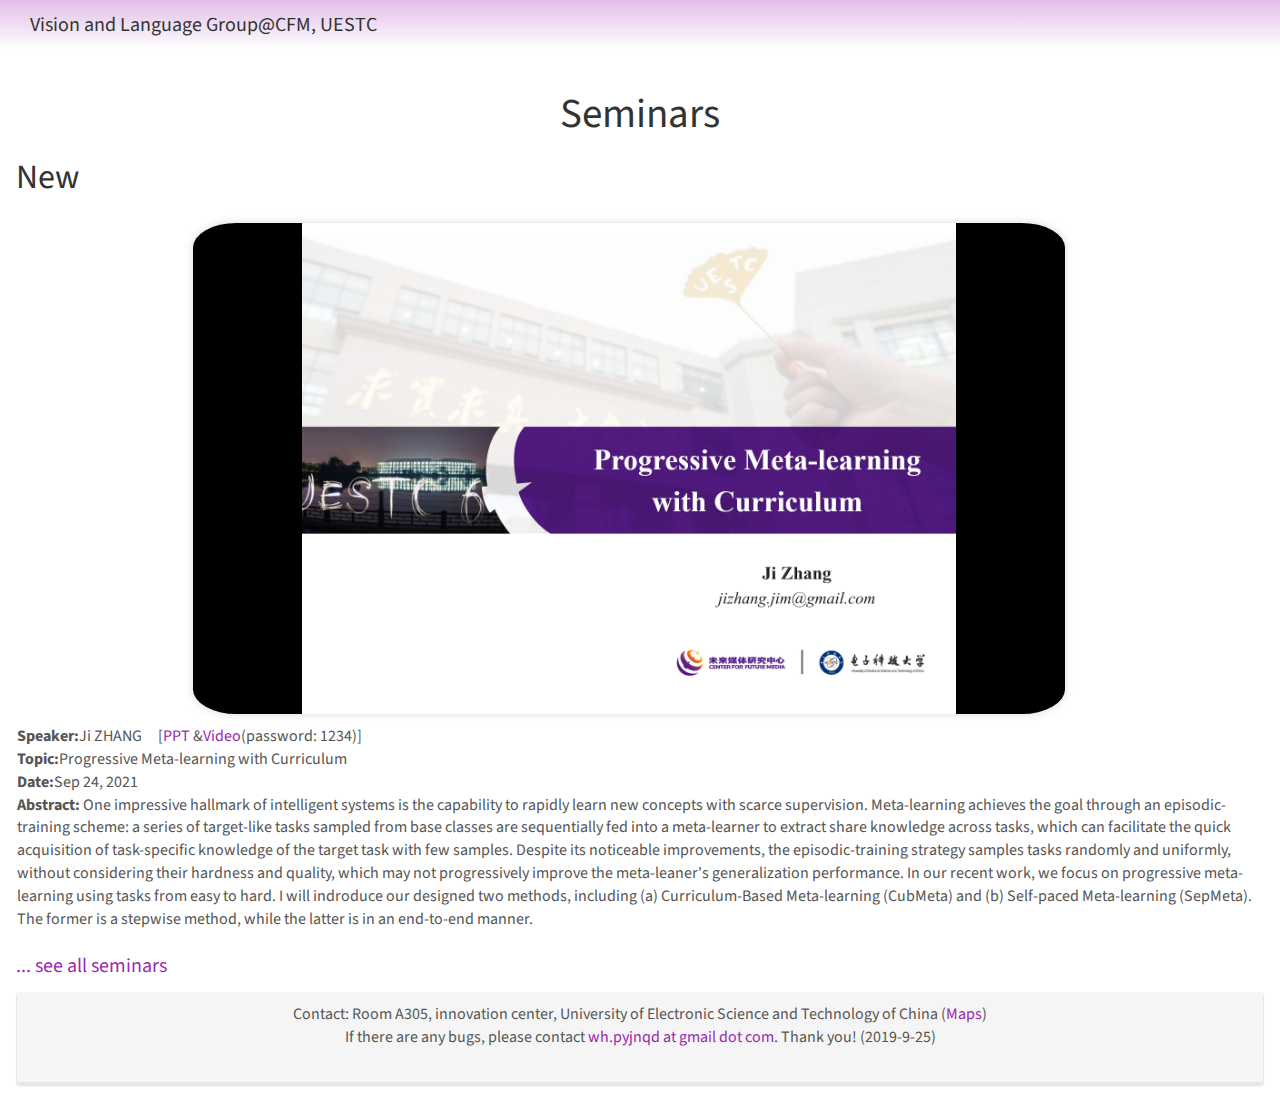
<file: VLG/seminars/index.html>
<!DOCTYPE html>
<html>


<head>
  <!-- <script async src="https://busuanzi.ibruce.info/busuanzi/2.3/busuanzi.pure.mini.js"></script> -->
  <meta charset="utf-8">
  <meta http-equiv="X-UA-Compatible" content="IE=edge">
  <meta name="viewport" content="width=device-width, initial-scale=1">
  <title>Vision and Language Group@CFM - Team</title>
  <meta name="description" content="CFM : Team members">
  <link rel="canonical" href="index.html">
  <link rel="stylesheet" href="../css/bootstrap.min.css">
  <link rel="stylesheet" href="../css/main.css">
  <link rel="shortcut icon" type="image/x-icon" href="../images/assests/favicon.ico">
</head>


<body>

  <div class="navbar navbar-default navbar-fixed-top" role="navigation">
    <div class="navbar-background-container">
      <div class="container-fluid">
        <div class="navbar-header">
          <button type="button" class="navbar-toggle collapsed" data-toggle="collapse" data-target="#navbar-collapse-1"
            aria-expanded="false">
            <span class="sr-only">Toggle navigation</span>
            <span class="icon-bar"></span>
            <span class="icon-bar"></span>
            <span class="icon-bar"></span>
          </button>

          <a class="navbar-brand" href="../index.html">Vision and Language Group@CFM, UESTC</a>
        </div>
        <!-- <div class="collapse navbar-collapse" id="navbar-collapse-1">
          <ul class="nav navbar-nav navbar-right">
            <li><a href="../index.html" class="hvr-underline-from-center">Home</a></li>
            <li><a href="../research/index.html" class="hvr-underline-from-center">Research</a></li>
            <li><a href="../members/index.html" class="hvr-underline-from-center">Members</a></li>
            <li><a href="../publications/index.html" class="hvr-underline-from-center">Publications</a></li>
            <li><a href="../seminars/index.html" class="hvr-underline-from-center">Seminars</a></li>
          </ul>
        </div> -->
      </div>
    </div>
  </div>

  <div class="container-fluid">
    <div class="row">
      <div id="gridid" class="col-sm-12">
        <center>
          <h1 id="group-members">Seminars</h1>
        </center>



        <h2 id="New">New</h2>




        <div class="row">

          <!--TODO: 1: Add PPT link to all blocks, including img（1100*600）
                    2: Add a script to calculate the ealier ppts-->

            <!-- <div class="col-sm-12 clearfix">
              <center>
              <p><img src="../images/seminars/20210917-zhouyixuan.png" class="img-responsive" width="70%" /></p>
              </center>

              <strong>Speaker:</strong>Yixuan ZHOU&emsp;[<a
                href="https://pan.baidu.com/s/1lX7wISKYAEYz_B3vUGC18Q">PPT</a>
                &<a
                href="">Video</a>(password: 1234)]
                <br>

              <strong>Topic:</strong>Technique Skills: a good start for research<br>
              <strong>Date:</strong>Sep 17, 2021<br>
              <strong>Abstract: </strong>In order to make everyone in the introductory stage of scientific research more smooth, I will introduce some tools for efficient research, following the research process: Paper reading -> Coding -> Paper writing (skip) -> Presentation. Finally, Two useful software are recommended to improve work efficiency.
              </ul>
            </div> -->

            <div class="col-sm-12 clearfix">
              <center>
              <p><img src="../images/seminars/20210924-zhangji.png" class="img-responsive" width="70%" /></p>
              </center>

              <strong>Speaker:</strong>Ji ZHANG&emsp;[<a
                href="https://pan.baidu.com/s/1izFpHE-Sr05qVNfrPNc8Ew">PPT</a>
                &<a
                href="https://pan.baidu.com/s/1RUKJgHlsx44IvVPoB5CpBw">Video</a>(password: 1234)]
                <br>

              <strong>Topic:</strong>Progressive Meta-learning with Curriculum<br>
              <strong>Date:</strong>Sep 24, 2021<br>
              <strong>Abstract: </strong>One impressive hallmark of intelligent systems is the capability to rapidly learn new concepts with scarce supervision. Meta-learning achieves the goal through an episodic-training scheme: a series of target-like tasks sampled from base classes are sequentially fed into a meta-learner to extract share knowledge across tasks, which can facilitate the quick acquisition of task-speciﬁc knowledge of the target task with few samples. Despite its noticeable improvements, the episodic-training strategy samples tasks randomly and uniformly, without considering their hardness and quality, which may not progressively improve the meta-leaner's generalization performance.  In our recent work, we focus on progressive meta-learning using tasks from easy to hard. I will indroduce our designed two methods, including (a) Curriculum-Based Meta-learning (CubMeta) and (b) Self-paced Meta-learning (SepMeta).  The former is a stepwise method, while the latter is in an end-to-end manner.
              </ul>
            </div>

        </div>




        <h4><a href="all_seminars.html">... see all seminars</a></h4>
        <div id="footer" class="panel">
          <div class="panel-footer">
            <div class="container-fluid">
              <div class="row">
                <center>
                  <div class="col-sm-12">
                    Contact: Room A305, innovation center, University of Electronic Science and Technology of China (<a
                      href="https://www.amap.com/search?query=%E7%94%B5%E5%AD%90%E7%A7%91%E6%8A%80%E5%A4%A7%E5%AD%A6%E6%B8%85%E6%B0%B4%E6%B2%B3%E6%A0%A1%E5%8C%BA%E5%88%9B%E6%96%B0%E4%B8%AD%E5%BF%83&city=510100&geoobj=103.851502%7C30.542145%7C104.389832%7C30.782536&zoom=12">Maps</a>)
                    <br />
                    If there are any bugs, please contact <a
                      href="mailto:wh.pyjnqd@gmail.com">wh.pyjnqd at gmail dot com</a>. Thank you!
                    (2019-9-25) <br />

                </center>
              </div>
            </div>
          </div>
        </div>
      </div>

      <script src="../js/jquery.min.js"></script>
      <script src="../js/bootstrap.min.js"></script>


</body>

</html>
</file>
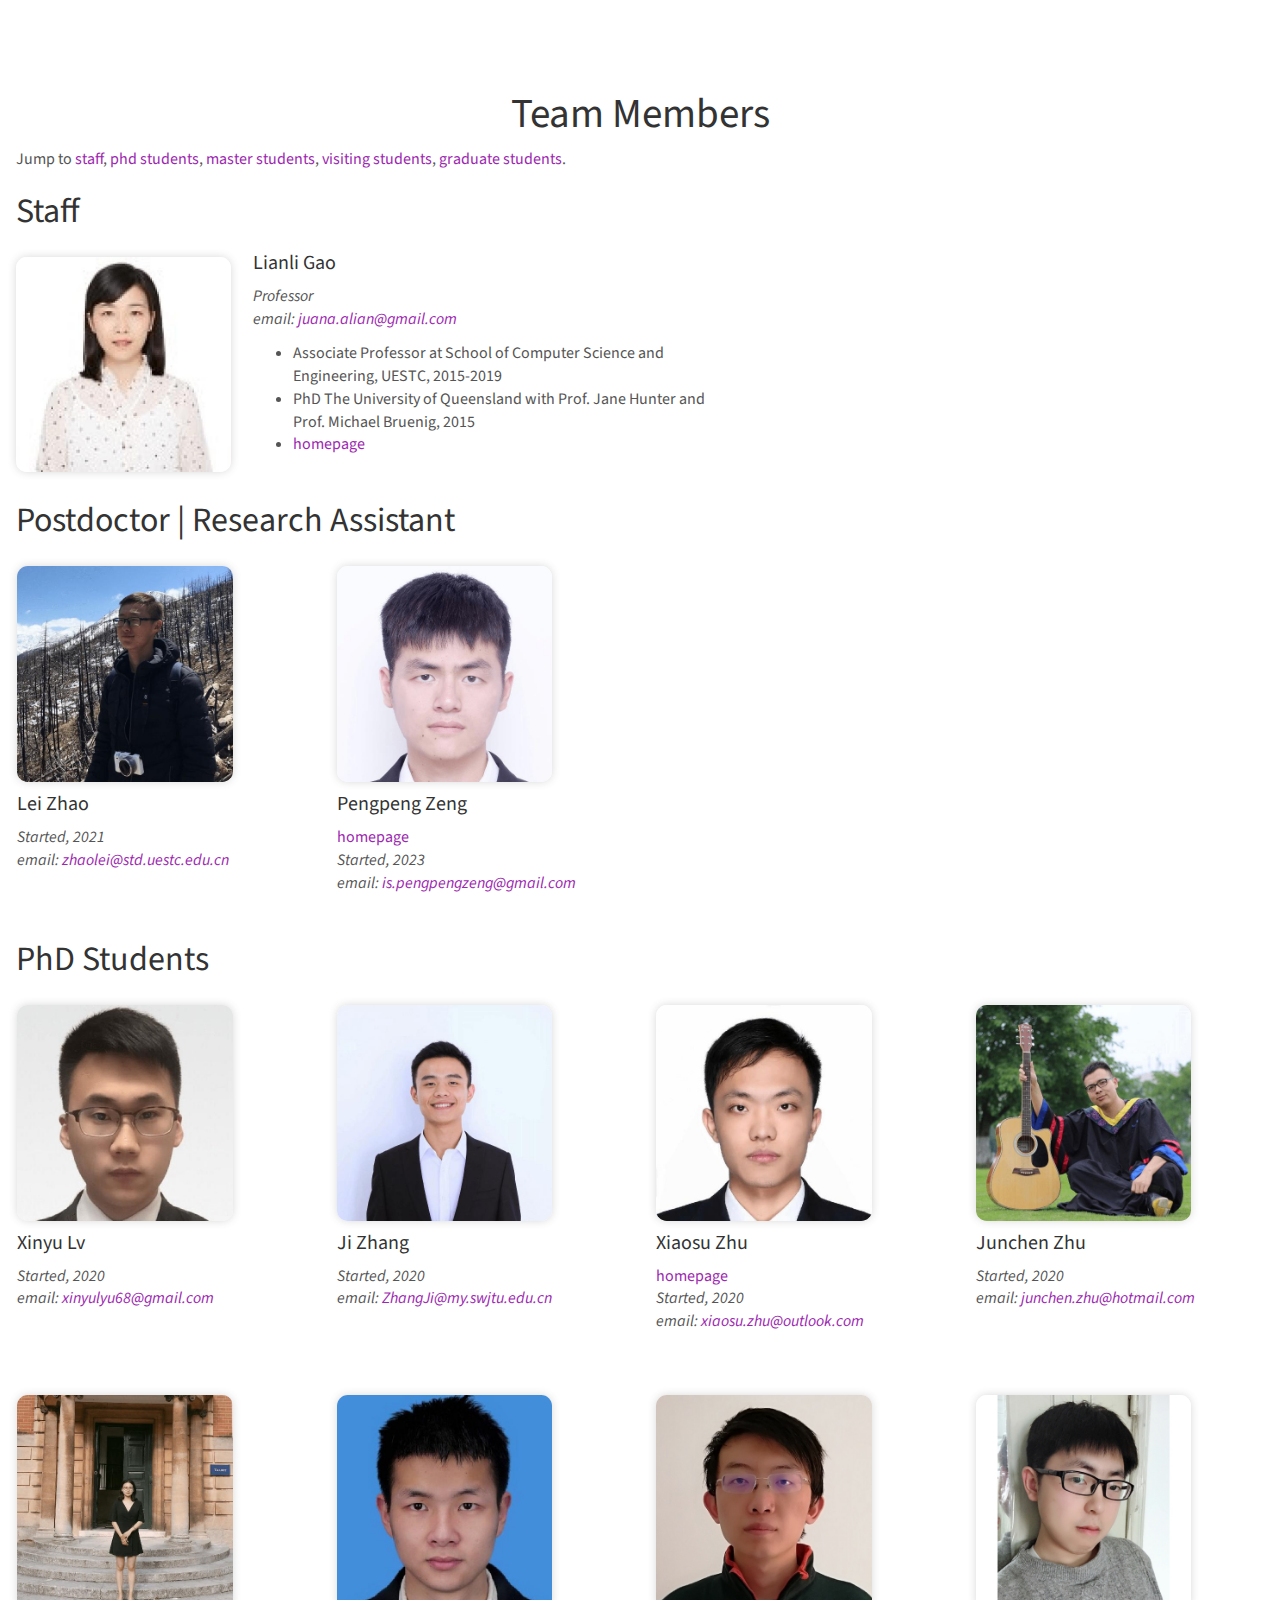
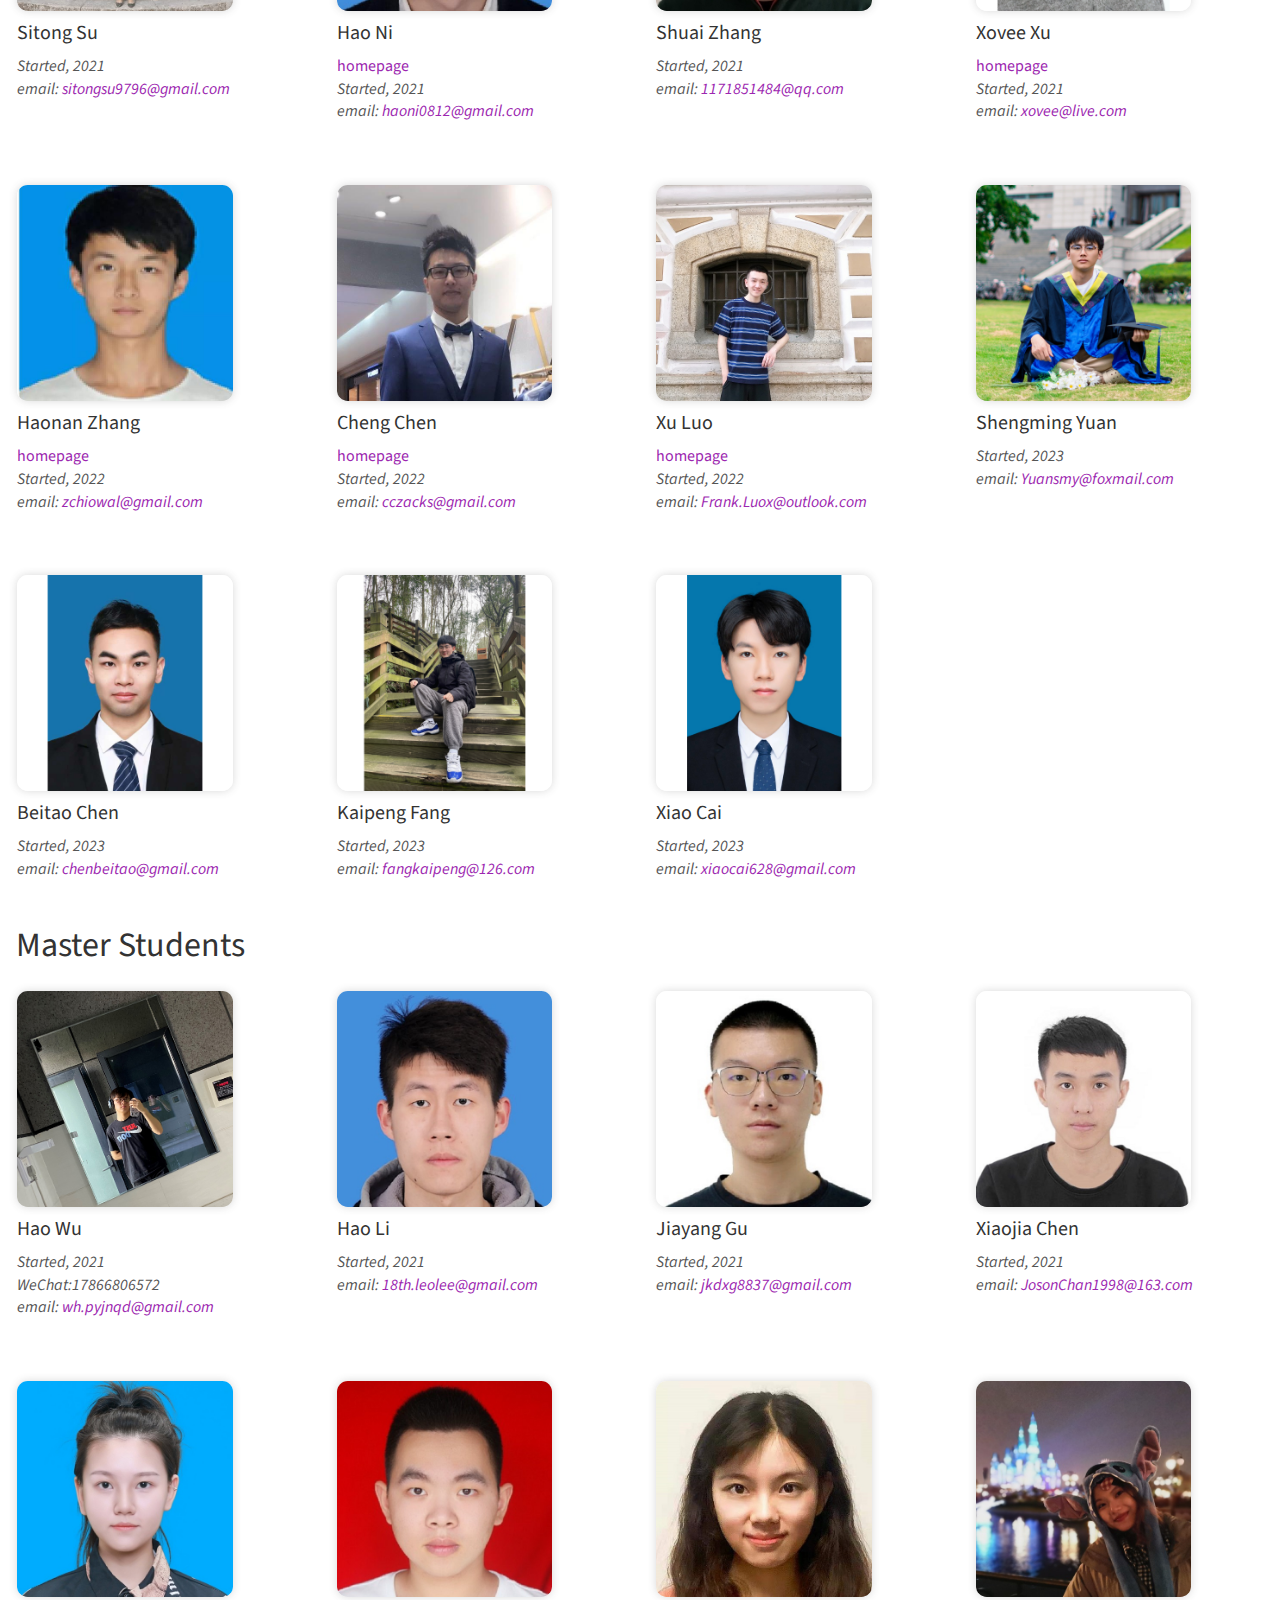
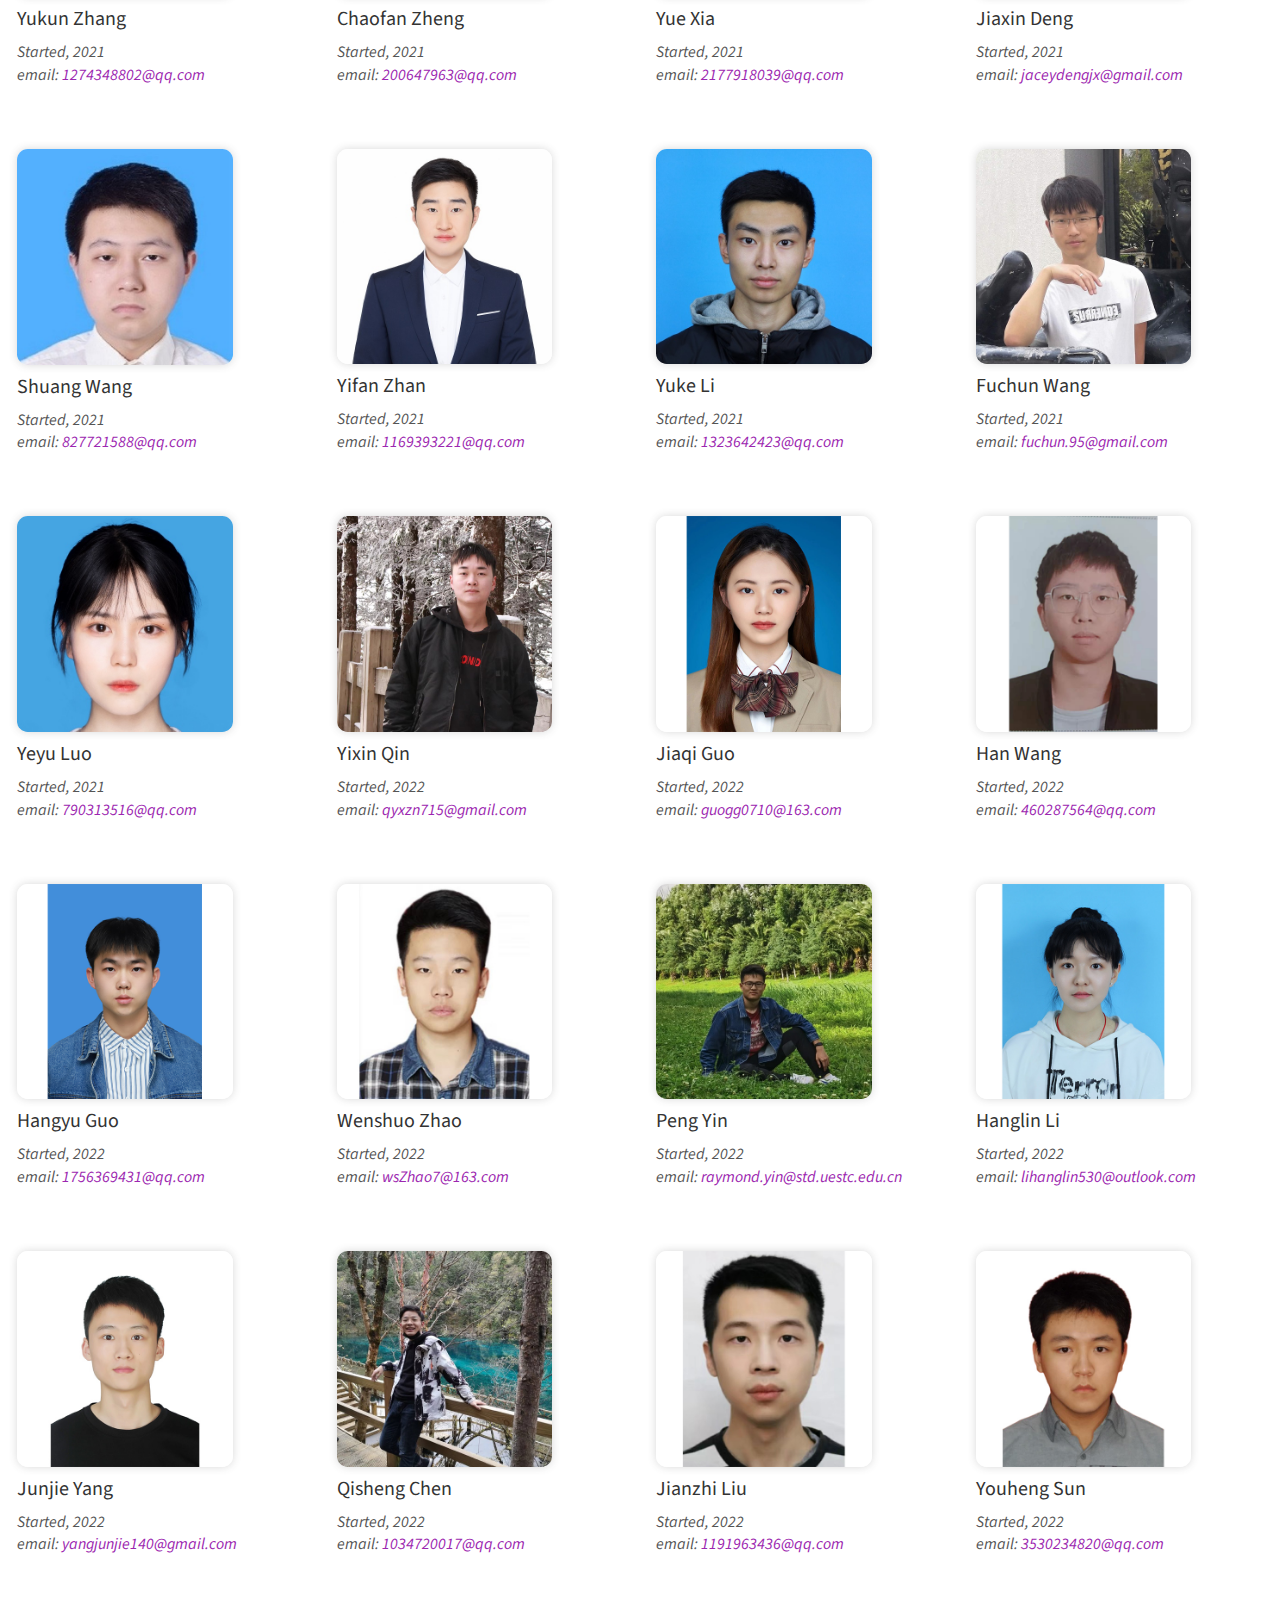
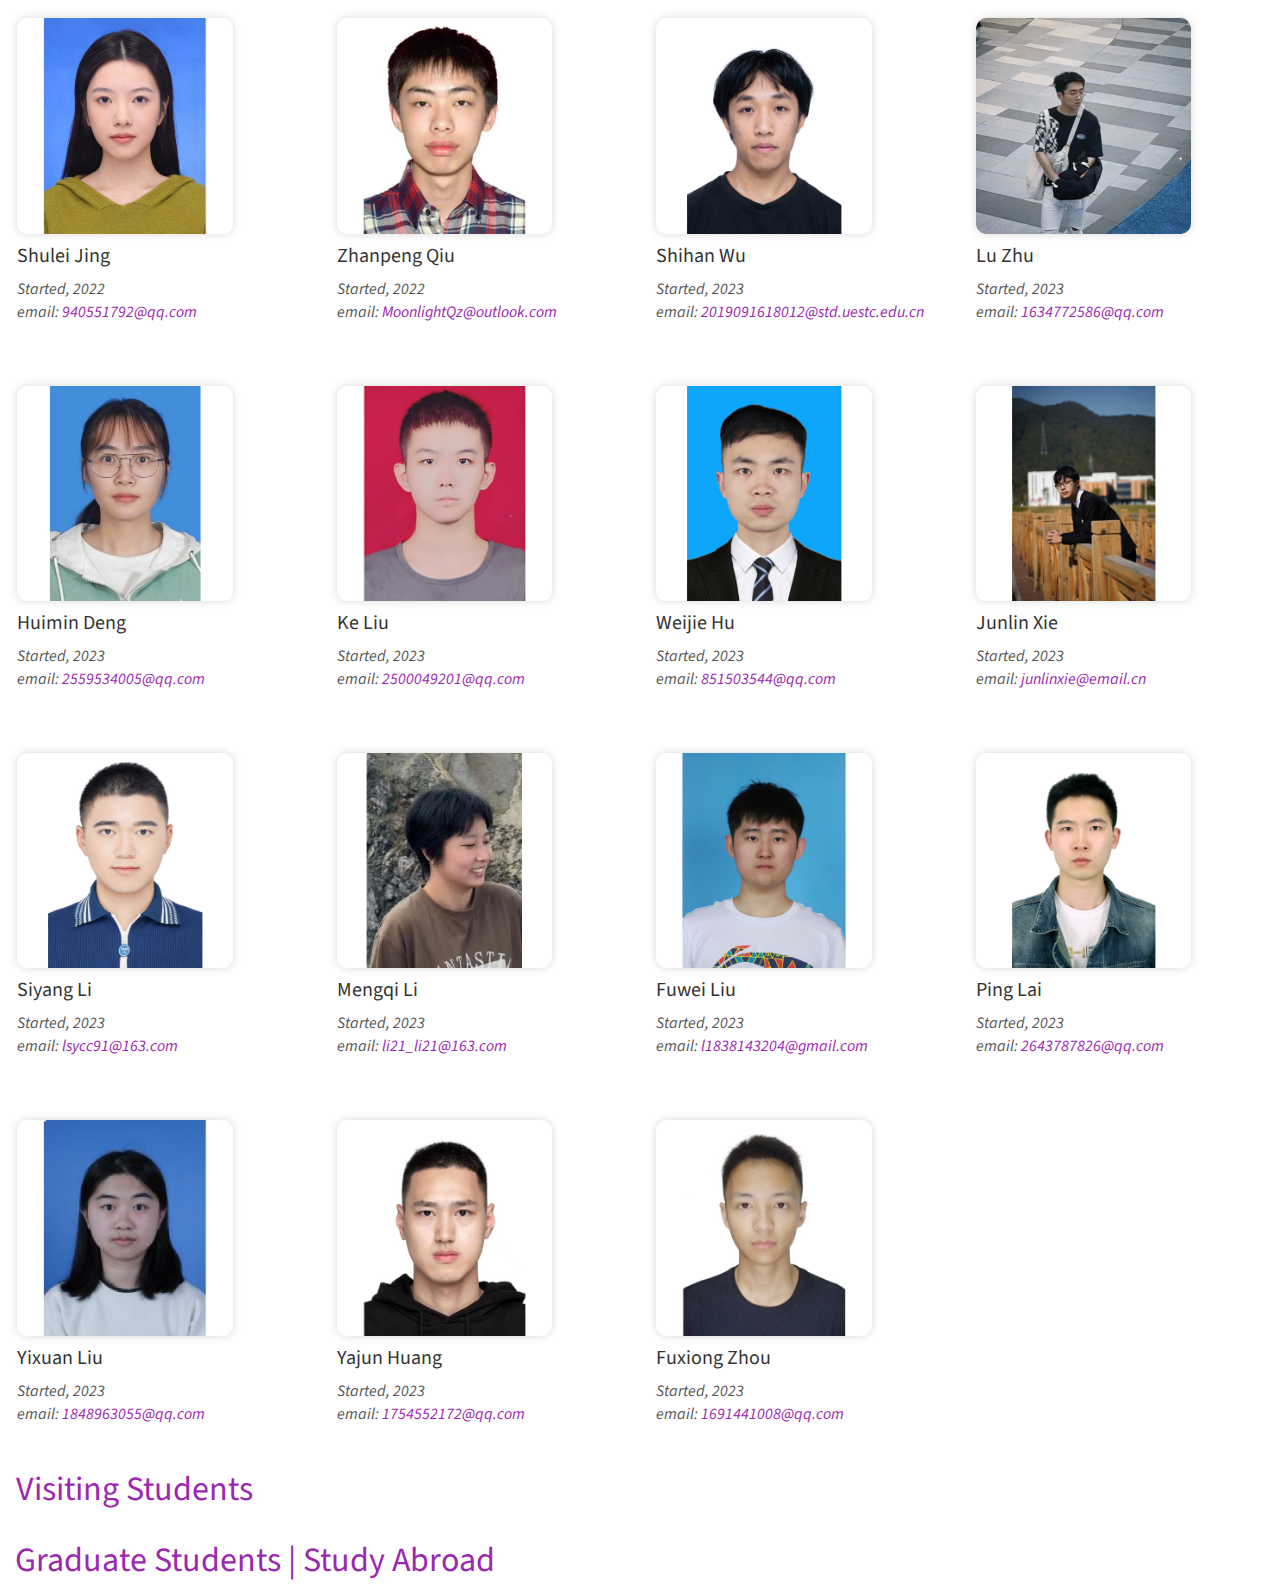
<file: members/index_content.html>
<!DOCTYPE html>
<html>

<head>
    <!-- <script async src="https://busuanzi.ibruce.info/busuanzi/2.3/busuanzi.pure.mini.js"></script> -->
    <meta charset="utf-8">
    <meta http-equiv="X-UA-Compatible" content="IE=edge">
    <meta name="viewport" content="width=device-width, initial-scale=1">
    <title>Team</title>
    <meta name="description" content="VLG: Team members">
    <link rel="canonical" href="index.html">
    <link rel="stylesheet" href="../css/bootstrap.min.css">
    <link rel="stylesheet" href="../css/main.css">
    <link rel="shortcut icon" type="image/x-icon" href="../images/assests/favicon.ico">
</head>

<body>
    <div class="container-fluid" id="to_be_included">
        <div class="row">
          <div id="gridid" class="col-sm-12">
            <center>
              <h1 id="group-members">Team Members</h1>
            </center>
    
            <p>Jump to <a href="#staff">staff</a>,  <a href="#phd-students">phd students</a>, <a
                href="#master-students">master students</a>, <a href="#visiting students">visiting students</a>, <a href="#Graduate students">graduate students</a>.</p>
    
            <h2 id="staff">Staff</h2>
    
            <div class="row">
    
              <!-- <div class="col-sm-6 clearfix"> -->
                <!--http://www.moe.gov.cn/ewebeditor/uploadfile/2012/06/01/20120601104529410.pdf-->
                <!--中国人名汉语拼音字母拼写规则（GBT 28039-2011）-->
                <!-- 宽哥 -->
    <!--             <p><img src="../images/members/song.jpg" class="img-responsive" style="width: 30%;float: left" /></p>
                <h4>SONG Jingkuan</h4>
                <p><i>Professor<br />email:<a href="mailto:jingkuan.song@gmail.com"> jingkuan.song@gmail.com</a></i>
                  <ul style="overflow: hidden">
                    <li> Postdoc Research Scientist at Columbia University, 2016-2017 </li>
                    <li> Research Fellow at University of Trento, 2014-2016 </li>
                    <li> PhD at The University of Queensland with HengTao Shen, 2014 </li>
                    <li> <a href="http://cfm.uestc.edu.cn/~songjingkuan/">homepage</a> </li>
                  </ul>
              </div> -->
    
              <!-- 丽姐 -->
              <div class="col-sm-7 clearfix">
                <p><img src="../images/members/gao.jpg" class="img-responsive" style="width: 30%;float: left" /></p>
                <h4>Lianli Gao</h4>
                <p><i>Professor<br />email: <a href="mailto:juana.alian@gmail.com">juana.alian@gmail.com</a></i>
                </p>
                <ul style="overflow: hidden">
                  <li> Associate Professor at School of Computer Science and Engineering, UESTC, 2015-2019 </li>
                  <li> PhD The University of Queensland with Prof. Jane Hunter and Prof. Michael Bruenig, 2015 </li>
                  <li> <a href="https://lianligao.github.io">homepage</a> </li>
                </ul>
              </div>
    
            </div>
            
            <h2 id="phd-students">Postdoctor | Research Assistant</h2>
            <div class="row">
              <!-- 赵磊 -->
              <div class="col-sm-3 clearfix">
                <p><img src="../images/members/zhaolei.jpg" class="img-responsive" width="75%" /></p>
                <h4>Lei Zhao</h4>
                <p><i>Started, 2021<br />email: <a href="mailto:zhaolei@std.uestc.edu.cn">zhaolei@std.uestc.edu.cn</a></i>
                </p>
                <ul style="overflow: hidden" >
              </div>

              <!-- 曾鹏鹏 -->
              <div class="col-sm-3 clearfix">
                <p><img src="../images/members/zengpengpeng.jpg" class="img-responsive" width="75%" /></p>
                <h4>Pengpeng Zeng</h4>
                <a href="https://ppengzeng.github.io/">homepage</a>
                <p><i>Started, 2023<br />email: <a href="mailto:pengpengzeng@outlook.com">is.pengpengzeng@gmail.com</a></i>
                </p>
                <ul style="overflow: hidden" />
              </div>
            </div>
    
    
            <h2 id="phd-students">PhD Students</h2>
    
            <div class="row">
              <!-- 吕新昱 -->
              <div class="col-sm-3 clearfix">
                <p><img src="../images/members/lvxinyu.jpg" class="img-responsive" width="75%" /></p>
                <h4>Xinyu Lv</h4>
                <p><i>Started, 2020<br />email: <a
                      href="mailto:xinyulyu68@gmail.com">xinyulyu68@gmail.com</a></i></p>
                <ul style="overflow: hidden">
                </ul>
              </div>
              <!-- 张继 -->
              <div class="col-sm-3 clearfix">
                <p><img src="../images/members/zhangji.jpg" class="img-responsive" width="75%" /></p>
                <h4>Ji Zhang</h4>
                <p><i>Started, 2020<br />email: <a
                      href="mailto:ZhangJi@my.swjtu.edu.cn">ZhangJi@my.swjtu.edu.cn</a></i></p>
                <ul style="overflow: hidden">
                </ul>
              </div>
              <!-- 朱筱苏 -->
              <div class="col-sm-3 clearfix">
                <p><img src="../images/members/zhuxiaosu.jpg" class="img-responsive" width="75%" /></p>
                <h4>Xiaosu Zhu</h4>
                <a href="xiaosu-zhu.github.io">homepage</a>
                <p><i>Started, 2020<br />email: <a href="mailto:xiaosu.zhu@outlook.com">xiaosu.zhu@outlook.com</a></i></p>
                <ul style="overflow: hidden">
                </ul>
              </div>
              <!-- 朱俊臣 -->
              <div class="col-sm-3 clearfix">
                <p><img src="../images/members/zhujuncheng.jpg" class="img-responsive" width="75%" /></p>
                <h4>Junchen Zhu</h4>
                <p><i>Started, 2020<br />email: <a href="mailto:junchen.zhu@hotmail.com">junchen.zhu@hotmail.com</a></i></p>
                <ul style="overflow: hidden">
                </ul>
              </div>
            </div>

            <div class="row">
              
              <!-- SU Sitong -->
              <div class="col-sm-3 clearfix">
                <p><img src="../images/members/susitong.jpg" class="img-responsive" width="75%" /></p>
                <h4>Sitong Su</h4>
                <p><i>Started, 2021<br />email: <a href="mailto:sitongsu9796@gmail.com">sitongsu9796@gmail.com</a></i></p>
                <ul style="overflow: hidden">
                </ul>
              </div>
              <!--Ni Hao-->
              <div class="col-sm-3 clearfix">
                <p><img src="../images/members/nihao.jpg" class="img-responsive" width="75%" /></p>
                <h4>Hao Ni</h4>
                <a href="https://github.com/haoni0812">homepage</a>
                <p><i>Started, 2021<br />email: <a href="mailto:haoni0812@gmail.com">haoni0812@gmail.com</a></i></p>
                <ul style="overflow: hidden">
                </ul>
              </div>
              <!-- 张帅 -->
              <div class="col-sm-3 clearfix">
                <p><img src="../images/members/zhangshuai.jpg" class="img-responsive" width="75%" /></p>
                <h4>Shuai Zhang</h4>
                <p><i>Started, 2021<br />email: <a href="mailto:1171851484@qq.com">1171851484@qq.com</a></i></p>
                <ul style="overflow: hidden">
                </ul>
              </div>
              <!-- 徐增 -->
              <div class="col-sm-3 clearfix">
                <p><img src="../images/members/xovee.jpg" class="img-responsive" width="75%" /></p>
                <h4>Xovee Xu</h4>
                <a href="https://www.xoveexu.com">homepage</a>
                <p><i>Started, 2021<br />email: <a href="mailto:xovee@live.com">xovee@live.com</a></i></p>
                <ul style="overflow: hidden">
                </ul>
              </div>

            </div>
            <div class="row">
              
              <!--Haonan Zhang-->
              <div class="col-sm-3 clearfix">
                <p><img src="../images/members/zhanghaonan.jpg" class="img-responsive" width="75%" /></p>
                <h4>Haonan Zhang</h4>
                <a href="https://github.com/zchoi">homepage</a>
                <p><i>Started, 2022<br />email: <a href="mailto:zchiowal@gmail.com">zchiowal@gmail.com</a></i></p>
                <ul style="overflow: hidden">
                </ul>
              </div>

              <!--chencheng-->
              <div class="col-sm-3 clearfix">
                <p><img src="../images/members/chencheng.jpg" class="img-responsive" width="75%" /></p>
                <h4>Cheng Chen</h4>
                <a href="https://zackschen.github.io/">homepage</a>
                <p><i>Started, 2022<br />email: <a href="mailto:cczacks@gmail.com">cczacks@gmail.com</a></i></p>
                <ul style="overflow: hidden">
                </ul>
              </div>
              <!--luoxu-->
              <div class="col-sm-3 clearfix">
                <p><img src="../images/members/luoxu.jpg" class="img-responsive" width="75%" /></p>
                <h4>Xu Luo</h4>
                <a href="https://frankluox.github.io/">homepage</a>
                <p><i>Started, 2022<br />email: <a href="mailto:Frank.Luox@outlook.com">Frank.Luox@outlook.com</a></i></p>
                <ul style="overflow: hidden">
                </ul>
              </div>

              <div class="col-sm-3 clearfix">
                <p><img src="../images/members/yuanshengming.jpg" class="img-responsive" width="75%" /></p>
                <h4>Shengming Yuan</h4>
                <p><i>Started, 2023<br />email: <a href="mailto:Yuansmy@foxmail.com">Yuansmy@foxmail.com</a></i></p>
                <ul style="overflow: hidden">
                </ul>
              </div>
            </div>
            <div class="row">
              <!--chenbeitao-->
              <div class="col-sm-3 clearfix">
                <p><img src="../images/members/chenbeitao.jpg" class="img-responsive" width="75%" /></p>
                <h4>Beitao Chen</h4>
                <p><i>Started, 2023<br />email: <a href="mailto:chenbeitao@gmail.com">chenbeitao@gmail.com</a></i></p>
                <ul style="overflow: hidden">
                </ul>
              </div>

              <div class="col-sm-3 clearfix">
                <p><img src="../images/members/fangkaipeng.png" class="img-responsive" width="75%" /></p>
                <h4>Kaipeng Fang</h4>
                <p><i>Started, 2023<br />email: <a href="mailto:fangkaipeng@126.com">fangkaipeng@126.com</a></i></p>
                <ul style="overflow: hidden">
                </ul>
              </div>

              <div class="col-sm-3 clearfix">
                <p><img src="../images/members/caixiao.jpg" class="img-responsive" width="75%" /></p>
                <h4>Xiao Cai</h4>
                <p><i>Started, 2023<br />email: <a href="mailto:xiaocai628@gmail.com">xiaocai628@gmail.com</a></i></p>
                <ul style="overflow: hidden">
                </ul>
              </div>
            </div>
    

            <h2 id="master-students">Master Students</h2>
            
            <div class="row">
              <!--wuhao-->
              <div class="col-sm-3 clearfix">
                <p><img src="../images/members/wuhao.jpg" class="img-responsive" width="75%" /></p>
                <h4>Hao Wu</h4>
                <p><i>Started, 2021<br />WeChat:17866806572<br/>email: <a href="mailto:wh.pyjnqd@gmail.com">wh.pyjnqd@gmail.com</a></i></p>
                <ul style="overflow: hidden">
                </ul>
              </div>
              <div class="col-sm-3 clearfix">
                <p><img src="../images/members/lihao.jpg" class="img-responsive" width="75%" /></p>
                <h4>Hao Li</h4>
                <p><i>Started, 2021<br />email: <a href="mailto:18th.leolee@gmail.com">18th.leolee@gmail.com</a></i></p>
                <ul style="overflow: hidden">
                </ul>
              </div>
              <!--gujiayang-->
              <div class="col-sm-3 clearfix">
                <p><img src="../images/members/gujiayang.jpg" class="img-responsive" width="75%" /></p>
                <h4>Jiayang Gu</h4>
                <p><i>Started, 2021<br />email: <a href="mailto:jkdxg8837@gmail.com">jkdxg8837@gmail.com</a></i></p>
                <ul style="overflow: hidden">
                </ul>
              </div>
              <!--chenxiaojia-->
              <div class="col-sm-3 clearfix">
                <p><img src="../images/members/chenxiaojia.jpg" class="img-responsive" width="75%" /></p>
                <h4>Xiaojia Chen</h4>
                <p><i>Started, 2021<br />email: <a href="mailto:JosonChan1998@163.com">JosonChan1998@163.com</a></i></p>
                <ul style="overflow: hidden">
                </ul>
              </div>
            </div>
    
            <div class="row">
            
            <!--zhang yukun-->
            <div class="col-sm-3 clearfix">
              <p><img src="../images/members/zhangyukun.jpg" class="img-responsive" width="75%" /></p>
              <h4>Yukun Zhang</h4>
              <p><i>Started, 2021<br />email: <a href="mailto:1274348802@qq.com">1274348802@qq.com</a></i></p>
              <ul style="overflow: hidden">
              </ul>
            </div>
            <!--zhengchaofan-->
            <div class="col-sm-3 clearfix">
              <p><img src="../images/members/zhengchaofan.jpg" class="img-responsive" width="75%" /></p>
              <h4>Chaofan Zheng</h4>
              <p><i>Started, 2021<br />email: <a href="mailto:200647963@qq.com">200647963@qq.com</a></i></p>
              <ul style="overflow: hidden">
              </ul>
            </div>
            <!--XIAYUE-->
            <div class="col-sm-3 clearfix">
              <p><img src="../images/members/xiayue.jpg" class="img-responsive" width="75%" /></p>
              <h4>Yue Xia</h4>
              <p><i>Started, 2021<br />email: <a href="mailto:2177918039@qq.com">2177918039@qq.com</a></i></p>
              <ul style="overflow: hidden">
              </ul>
            </div>
            <!--dengjiaxin-->
            <div class="col-sm-3 clearfix">
              <p><img src="../images/members/dengjiaxin.jpg" class="img-responsive" width="75%" /></p>
              <h4>Jiaxin Deng</h4>
              <p><i>Started, 2021<br />email: <a href="mailto:jaceydengjx@gmail.com">jaceydengjx@gmail.com</a></i></p>
              <ul style="overflow: hidden">
              </ul>
            </div>
            </div>
    
            <div class="row">
              
              <!--wangshuang-->
              <div class="col-sm-3 clearfix">
                <p><img src="../images/members/wangshuang.jpg" class="img-responsive" width="75%" /></p>
                <h4>Shuang Wang</h4>
                <p><i>Started, 2021<br />email: <a href="mailto:827721588@qq.com">827721588@qq.com</a></i></p>
                <ul style="overflow: hidden">
                </ul>
              </div>
              <!--zhanyifan-->
              <div class="col-sm-3 clearfix">
                <p><img src="../images/members/zhanyifan.jpg" class="img-responsive" width="75%" /></p>
                <h4>Yifan Zhan</h4>
                <p><i>Started, 2021<br />email: <a href="mailto:1169393221@qq.com">1169393221@qq.com</a></i></p>
                <ul style="overflow: hidden">
                </ul>
              </div>
              <!--liyuke-->
              <div class="col-sm-3 clearfix">
                <p><img src="../images/members/liyuke.jpg" class="img-responsive" width="75%" /></p>
                <h4>Yuke Li</h4>
                <p><i>Started, 2021<br />email: <a href="mailto:1323642423@qq.com">1323642423@qq.com</a></i></p>
                <ul style="overflow: hidden">
                </ul>
              </div>
              <!--wangfuchun-->
              <div class="col-sm-3 clearfix">
                <p><img src="../images/members/wangfuchun.jpg" class="img-responsive" width="75%" /></p>
                <h4>Fuchun Wang</h4>
                <p><i>Started, 2021<br />email: <a href="mailto:fuchun.95@gmail.com">fuchun.95@gmail.com</a></i></p>
                <ul style="overflow: hidden">
                </ul>
              </div>
            </div>
            
            <div class="row">
              
          
              <!--luoyeyu-->
              <div class="col-sm-3 clearfix">
                <p><img src="../images/members/luoyeyu.jpg" class="img-responsive" width="75%" /></p>
                <h4>Yeyu Luo</h4>
                <p><i>Started, 2021<br />email: <a href="mailto:790313516@qq.com">790313516@qq.com</a></i></p>
                <ul style="overflow: hidden">
                </ul>
              </div>
              <!--qinyixin-->
              <div class="col-sm-3 clearfix">
                <p><img src="../images/members/qinyixin.jpg" class="img-responsive" width="75%" /></p>
                <h4>Yixin Qin</h4>
                <p><i>Started, 2022<br />email: <a href="mailto:qyxzn715@gmail.com">qyxzn715@gmail.com</a></i></p>
                <ul style="overflow: hidden">
                </ul>
              </div>
              <div class="col-sm-3 clearfix">
                <p><img src="../images/members/guojiaqi.png" class="img-responsive" width="75%" /></p>
                <h4>Jiaqi Guo</h4>
                <p><i>Started, 2022<br />email: <a href="mailto:guogg0710@163.com">guogg0710@163.com</a></i></p>
                <ul style="overflow: hidden">
                </ul>
              </div>

              <div class="col-sm-3 clearfix">
                <p><img src="../images/members/wanghan.jpg" class="img-responsive" width="75%" /></p>
                <h4>Han Wang</h4>
                <p><i>Started, 2022<br />email: <a href="mailto:460287564@qq.com">460287564@qq.com</a></i></p>
                <ul style="overflow: hidden">
                </ul>
              </div>
            </div>
            
            <div class="row">

              

              <div class="col-sm-3 clearfix">
                <p><img src="../images/members/guohangyu.jpg" class="img-responsive" width="75%" /></p>
                <h4>Hangyu Guo</h4>
                <p><i>Started, 2022<br />email: <a href="mailto:1756369431@qq.com">1756369431@qq.com</a></i></p>
                <ul style="overflow: hidden">
                </ul>
              </div>

              <div class="col-sm-3 clearfix">
                <p><img src="../images/members/zhaowenshuo.jpg" class="img-responsive" width="75%" /></p>
                <h4>Wenshuo Zhao</h4>
                <p><i>Started, 2022<br />email: <a href="mailto:wsZhao7@163.com">wsZhao7@163.com</a></i></p>
                <ul style="overflow: hidden">
                </ul>
              </div>

              <div class="col-sm-3 clearfix">
                <p><img src="../images/members/yinpeng.jpg" class="img-responsive" width="75%" /></p>
                <h4>Peng Yin</h4>
                <p><i>Started, 2022<br />email: <a href="mailto:raymond.yin@std.uestc.edu.cn">raymond.yin@std.uestc.edu.cn</a></i></p>
                <ul style="overflow: hidden">
                </ul>
              </div>
              <div class="col-sm-3 clearfix">
                <p><img src="../images/members/lihanglin.jpg" class="img-responsive" width="75%" /></p>
                <h4>Hanglin Li</h4>
                <p><i>Started, 2022<br />email: <a href="mailto:lihanglin530@outlook.com">lihanglin530@outlook.com</a></i></p>
                <ul style="overflow: hidden">
                </ul>
              </div>
            </div>

            <div class="row">
              <div class="col-sm-3 clearfix">
                <p><img src="../images/members/yangjunjie.jpg" class="img-responsive" width="75%" /></p>
                <h4>Junjie Yang</h4>
                <p><i>Started, 2022<br />email: <a href="mailto:yangjunjie140@gmail.com">yangjunjie140@gmail.com</a></i></p>
                <ul style="overflow: hidden">
                </ul>
              </div>
              <div class="col-sm-3 clearfix">
                <p><img src="../images/members/chenqisheng.jpg" class="img-responsive" width="75%" /></p>
                <h4>Qisheng Chen</h4>
                <p><i>Started, 2022<br />email: <a href="mailto:1034720017@qq.com">1034720017@qq.com</a></i></p>
                <ul style="overflow: hidden">
                </ul>
              </div>

              <div class="col-sm-3 clearfix">
                <p><img src="../images/members/liujianzhi.jpg" class="img-responsive" width="75%" /></p>
                <h4>Jianzhi Liu</h4>
                <p><i>Started, 2022<br />email: <a href="mailto:1191963436@qq.com">1191963436@qq.com</a></i></p>
                <ul style="overflow: hidden">
                </ul>
              </div>
              <div class="col-sm-3 clearfix">
                <p><img src="../images/members/sunyouheng.jpg" class="img-responsive" width="75%" /></p>
                <h4>Youheng Sun</h4>
                <p><i>Started, 2022<br />email: <a href="mailto:3530234820@qq.com">3530234820@qq.com</a></i></p>
                <ul style="overflow: hidden">
                </ul>
              </div>
            </div>

            <div class="row">
              <div class="col-sm-3 clearfix">
                <p><img src="../images/members/jingshulei.png" class="img-responsive" width="75%" /></p>
                <h4>Shulei Jing</h4>
                <p><i>Started, 2022<br />email: <a href="mailto:940551792@qq.com">940551792@qq.com</a></i></p>
                <ul style="overflow: hidden">
                </ul>
              </div>
              <div class="col-sm-3 clearfix">
                <p><img src="../images/members/qiuzhanpeng.png" class="img-responsive" width="75%" /></p>
                <h4>Zhanpeng Qiu</h4>
                <p><i>Started, 2022<br />email: <a href="mailto:MoonlightQz@outlook.com">MoonlightQz@outlook.com</a></i></p>
                <ul style="overflow: hidden">
                </ul>
              </div>
              <div class="col-sm-3 clearfix">
                <p><img src="../images/members/wushihan.png" class="img-responsive" width="75%" /></p>
                <h4>Shihan Wu</h4>
                <p><i>Started, 2023<br />email: <a href="mailto:2019091618012@std.uestc.edu.cn">2019091618012@std.uestc.edu.cn</a></i></p>
                <ul style="overflow: hidden">
                </ul>
              </div>
              <div class="col-sm-3 clearfix">
                <p><img src="../images/members/zhulu.jpg" class="img-responsive" width="75%" /></p>
                <h4>Lu Zhu</h4>
                <p><i>Started, 2023<br />email: <a href="mailto:1634772586@qq.com">1634772586@qq.com</a></i></p>
                <ul style="overflow: hidden">
                </ul>
              </div>
            </div>

            <div class="row">
              
              <div class="col-sm-3 clearfix">
                <p><img src="../images/members/denghuimin.png" class="img-responsive" width="75%" /></p>
                <h4>Huimin Deng</h4>
                <p><i>Started, 2023<br />email: <a href="mailto:2559534005@qq.com">2559534005@qq.com</a></i></p>
                <ul style="overflow: hidden">
                </ul>
              </div>
              <div class="col-sm-3 clearfix">
                <p><img src="../images/members/liuke.png" class="img-responsive" width="75%" /></p>
                <h4>Ke Liu</h4>
                <p><i>Started, 2023<br />email: <a href="mailto:2500049201@qq.comq.com">2500049201@qq.com</a></i></p>
                <ul style="overflow: hidden">
                </ul>
              </div>
              <div class="col-sm-3 clearfix">
                <p><img src="../images/members/huweijie.jpg" class="img-responsive" width="75%" /></p>
                <h4>Weijie Hu</h4>
                <p><i>Started, 2023<br />email: <a href="mailto:851503544@qq.com">851503544@qq.com</a></i></p>
                <ul style="overflow: hidden">
                </ul>
              </div>
              <div class="col-sm-3 clearfix">
                <p><img src="../images/members/xiejunlin.png" class="img-responsive" width="75%" /></p>
                <h4>Junlin Xie</h4>
                <p><i>Started, 2023<br />email: <a href="mailto:junlinxie@email.cn">junlinxie@email.cn</a></i></p>
                <ul style="overflow: hidden">
                </ul>
              </div>
            </div>

            <div class="row">
              
              <div class="col-sm-3 clearfix">
                <p><img src="../images/members/lisiyang.jpg" class="img-responsive" width="75%" /></p>
                <h4>Siyang Li</h4>
                <p><i>Started, 2023<br />email: <a href="mailto:lsycc91@163.com">lsycc91@163.com</a></i></p>
                <ul style="overflow: hidden">
                </ul>
              </div>
              <div class="col-sm-3 clearfix">
                <p><img src="../images/members/limengqi.jpg" class="img-responsive" width="75%" /></p>
                <h4>Mengqi Li</h4>
                <p><i>Started, 2023<br />email: <a href="mailto:li21_li21@163.com">li21_li21@163.com</a></i></p>
                <ul style="overflow: hidden">
                </ul>
              </div>
              <div class="col-sm-3 clearfix">
                <p><img src="../images/members/liufuwei.jpg" class="img-responsive" width="75%" /></p>
                <h4>Fuwei Liu</h4>
                <p><i>Started, 2023<br />email: <a href="mailto:l1838143204@gmail.com">l1838143204@gmail.com</a></i></p>
                <ul style="overflow: hidden">
                </ul>
              </div>
              <div class="col-sm-3 clearfix">
                <p><img src="../images/members/laiping.jpg" class="img-responsive" width="75%" /></p>
                <h4>Ping Lai</h4>
                <p><i>Started, 2023<br />email: <a href="mailto:2643787826@qq.com">2643787826@qq.com</a></i></p>
                <ul style="overflow: hidden">
                </ul>
              </div>
            </div>

            <div class="row">
              
              <div class="col-sm-3 clearfix">
                <p><img src="../images/members/liuyixuan.jpg" class="img-responsive" width="75%" /></p>
                <h4>Yixuan Liu</h4>
                <p><i>Started, 2023<br />email: <a href="mailto:1848963055@qq.com">1848963055@qq.com</a></i></p>
                <ul style="overflow: hidden">
                </ul>
              </div>
              <div class="col-sm-3 clearfix">
                <p><img src="../images/members/huangyajun.jpg" class="img-responsive" width="75%" /></p>
                <h4>Yajun Huang</h4>
                <p><i>Started, 2023<br />email: <a href="mailto:1754552172@qq.com">1754552172@qq.com</a></i></p>
                <ul style="overflow: hidden">
                </ul>
              </div>
              <div class="col-sm-3 clearfix">
                <p><img src="../images/members/zhoufuxiong.jpg" class="img-responsive" width="75%" /></p>
                <h4>Fuxiong Zhou</h4>
                <p><i>Started, 2023<br />email: <a href="mailto:1691441008@qq.com">1691441008@qq.com</a></i></p>
                <ul style="overflow: hidden">
                </ul>
              </div>
            </div>

    
            <h2 id="visiting students"><a data-toggle="collapse" data-target="#visiting">Visiting Students</a></h2>
            <div class="collapse" id="visiting">

            <div class="row">
              <div class="col-sm-3 clearfix">
                <p><img src="../images/members/luojunxian.jpg" class="img-responsive" width="75%" /></p>
                <h4>Xianjun Luo (2019.6 ~ 2020.6)</h4>
                <p><i>Guizhou University<br />email: <a href="mailto:1497257734@qq.com">1497257734@qq.com</a></i></p>
                <ul style="overflow: hidden">
                </ul>
              </div>
              <div class="col-sm-3 clearfix">
                <p><img src="../images/members/yangsu.jpg" class="img-responsive" width="75%" /></p>
                <h4>Su Yang (2019.6 ~ 2020.6)</h4>
                <p><i>Guizhou University<br />email: <a href="mailto:suyangximi@outlook.com">suyangximi@outlook.com</a></i>
                </p>
                <ul style="overflow: hidden">
                </ul>
              </div>
              <div class="col-sm-3 clearfix">
                <p><img src="../images/members/zhaoqun.jpg" class="img-responsive" width="75%" /></p>
                <h4>Qun Zhao (2019.6 ~ 2020.6)</h4>
                <p><i>Guizhou University<br />email: <a href="mailto:zhaoqun05@163.com">zhaoqun05@163.com</a></i></p>
                <ul style="overflow: hidden">
                </ul>
              </div>
              <div class="col-sm-3 clearfix">
                <p><img src="../images/members/chenhaitao.jpg" class="img-responsive" width="75%" /></p>
                <h4>Haitao Chen (2019.6 ~ 2020.6)</h4>
                <p><i>Liaoning Technical University<br />email: <a href="mailto:1136831151@qq.com">1136831151@qq.com</a></i>
                </p>
                <ul style="overflow: hidden">
                </ul>
              </div>
            </div>
    
            <div class="row">
              <div class="col-sm-3 clearfix">
                <p><img src="../images/members/xiongdiwen.jpg" class="img-responsive" width="75%" /></p>
                <h4>Diwen Xiong (2020.9 ~ 2021.2)</h4>
                <p><i>Chinese Academy of Sciences<br />email: <a href="xdw@cigit.ac.cn">xdw@cigit.ac.cn</a></i></p>
                <ul style="overflow: hidden">
                </ul>
              </div>
            </div>

            </div>
    
    
            </div>
          </div>
            <h2 id="Graduate students"><a data-toggle="collapse" data-target="#graduate">Graduate Students | Study Abroad</a></h2>
            <div class="collapse" id="graduate">

              <div class="row">
                <!-- 王轩瀚 -->
                <div class="col-sm-3 clearfix">
                  <p><img src="../images/members/wangxuanhan.jpg" class="img-responsive" width="75%" /></p>
                  <h4>Xuanhan Wang</h4>
                  <a href="https://stoa-xh91.github.io/">homepage</a>
                  <p><i>Started, 2019<br />email: <a href="mailto:wxuanhan@hotmail.com">wxuanhan@hotmail.com</a></i></p>
                  <ul style="overflow: hidden" />
                </div>
              </div>

              <div class="row">

                  <!-- 代燕 -->
                <div class="col-sm-3 clearfix">
                  <p><img src="../images/members/daiyan.jpg" class="img-responsive" width="75%" /></p>
                  <h4>Yan Dai</h4>
                  <p><i>Started, 2019<br />email: <a href="mailto:vikkidai@126.com">vikkidai@126.com</a></i></p>
                  <ul style="overflow: hidden" />
                </div>
              

                <div class="col-sm-3 clearfix">
                  <p><img src="../images/members/jingshuaiqi.jpg" class="img-responsive" width="75%" /></p>
                  <h4>Shuaiqi Jing</h4>
                  <p><i>Started, 2020<br />email: <a href="mailto:jingshuaiqi@uestc.edu.cn">jingshuaiqi@uestc.edu.cn</a></i>
                  </p>
                  <ul style="overflow: hidden">
                </div>

                <div class="col-sm-3 clearfix">
                  <p><img src="../images/members/lijiahui.jpg" class="img-responsive" width="75%" /></p>
                  <h4>Jiahui Li</h4>
                  <p><i>Started, 2020<br />email: <a href="mailto:jiahuili01@163.com">jiahuili01@163.com</a></i></p>
                  <ul style="overflow: hidden">
                  </ul>
                </div>
                <div class="col-sm-3 clearfix">
                  <p><img src="../images/members/qizehua.jpg" class="img-responsive" width="75%" /></p>
                  <h4>Zehua Qi</h4>
                  <p><i>Started, 2020<br />email: <a href="mailto:qizhqt@gmail.com">qizhqt@gmail.com</a></i></p>
                  <ul style="overflow: hidden">
                  </ul>
                </div>
      
              <div class="row">


              <div class="row">
                <div class="col-sm-3 clearfix">
                  <p><img src="../images/members/liujingwei.jpg" class="img-responsive" width="75%" /></p>
                  <h4>Jingwei Liu</h4>
                  <p><i>Started, 2020<br />email: <a href="mailto:992462276liu@gmail.com">992462276liu@gmail.com</a></i></p>
                  <ul style="overflow: hidden">
                  </ul>
                </div>
                <div class="col-sm-3 clearfix">
                  <p><img src="../images/members/zhongtianyu.jpg" class="img-responsive" width="75%" /></p>
                  <h4>Tianyu Zhong</h4>
                  <p><i>Started, 2020<br />email: <a href="mailto:1076534366@qq.com">1076534366@qq.com</a></i></p>
                  <ul style="overflow: hidden">
                  </ul>
                </div>         
                <div class="col-sm-3 clearfix">
                    <p><img src="../images/members/chenmin.jpg" class="img-responsive" width="75%" /></p>
                    <h4>Min Chen</h4>
                    <p><i>Started, 2020<br />email: <a href="mailto:1016471057@qq.com">1016471057@qq.com</a></i></p>
                    <ul style="overflow: hidden">
                    </ul>
                </div>
                <div class="col-sm-3 clearfix">
                  <p><img src="../images/members/shenwenxue.jpg" class="img-responsive" width="75%" /></p>
                  <h4>Wenxue Shen</h4>
                  <p><i>Started, 2020<br />email: <a href="wenxueshen003@gmail.com">wenxueshen003@gmail.com</a></i></p>
                  <ul style="overflow: hidden">
                  </ul>
                </div>
              </div>

              <div class="row">
                <div class="col-sm-3 clearfix">
                  <p><img src="../images/members/xingkai.jpg" class="img-responsive" width="75%" /></p>
                  <h4>Kai Xing</h4>
                  <p><i>Started, 2020<br />email: <a href="mailto:xjgnqnl@163.com">xjgnqnl@163.com</a></i></p>
                  <ul style="overflow: hidden">
                  </ul>
                </div>
                <div class="col-sm-3 clearfix">
                  <p><img src="../images/members/yangsen.jpg" class="img-responsive" width="75%" /></p>
                  <h4>Sen Yang</h4>
                  <p><i>Started, 2020<br />email: <a href="mailto:449553374@qq.com">449553374@qq.com</a></i></p>
                  <ul style="overflow: hidden">
                  </ul>
                </div>
               <div class="col-sm-3 clearfix">
                  <p><img src="../images/members/liuyu.jpg" class="img-responsive" width="75%" /></p>
                  <h4>Yu Liu</h4>
                  <p><i>Started, 2020<br />email: <a href="mailto:liuyuhh123@163.com">liuyuhh123@163.com</a></i></p>
                  <ul style="overflow: hidden">
                  </ul>
                </div>         
      
                <div class="col-sm-3 clearfix">
                  <p><img src="../images/members/longyuyang.jpg" class="img-responsive" width="75%" /></p>
                  <h4>Yuyang Long</h4>
                  <p><i>Started, 2020<br />email: <a href="mailto:644348632@qq.com">644348632@qq.com</a></i></p>
                  <ul style="overflow: hidden">
                  </ul>
                </div>
              </div>
      
              <div class="row">
                
                <div class="col-sm-3 clearfix">
                  <p><img src="../images/members/zhujinkuan.jpg" class="img-responsive" width="75%" /></p>
                  <h4>Jinkuan Zhu</h4>
                  <p><i>Started, 2020<br />email: <a href="mailto:jinkuanzhu0@gmail.com">jinkuanzhu0@gmail.com</a></i></p>
                  <ul style="overflow: hidden">
                  </ul>
                </div>
                <div class="col-sm-3 clearfix">
                  <p><img src="../images/members/chenxiaoya.jpg" class="img-responsive" width="75%" /></p>
                  <h4>Xiaoya Chen</h4>
                  <p><i>Started, 2020<br />email: <a href="mailto:cchenxiaoya@163.com">cchenxiaoya@163.com</a></i></p>
                  <ul style="overflow: hidden">
                  </ul>
                </div>
               <div class="col-sm-3 clearfix">
                  <p><img src="../images/members/zengfuheng.jpg" class="img-responsive" width="75%" /></p>
                  <h4>Boheng Zeng</h4>
                  <p><i>Started, 2020<br />email: <a href="mailto:295020002@qq.com">295020002@qq.com</a></i></p>
                  <ul style="overflow: hidden">
                  </ul>
                </div>         
                <div class="col-sm-3 clearfix">
                  <p><img src="../images/members/luoxiaopeng.jpg" class="img-responsive" width="75%" /></p>
                  <h4>Xiaopeng Luo</h4>
                  <p><i>Started, 2020<br />email: <a href="mailto:xpluo1949@163.com">xpluo1949@163.com</a></i></p>
                  <ul style="overflow: hidden">
                  </ul>
                </div>
              </div>

              <div class="row">
                <div class="col-sm-3 clearfix">
                  <p><img src="../images/members/zhaizhixin.jpg" class="img-responsive" width="75%" /></p>
                  <h4>Zhixin Zhai</h4>
                  <p><i>Started, 2020<br />email: <a href="mailto:zzxuestc1998@gmail.com">zzxuestc1998@gmail.com</a></i></p>
                  <ul style="overflow: hidden">
                  </ul>
                </div>
                <div class="col-sm-3 clearfix">
                  <p><img src="../images/members/zhangzhibin.jpg" class="img-responsive" width="75%" /></p>
                  <h4>Zhibin Zhang</h4>
                  <p><i>Started, 2020<br />email: <a href="mailto:zzbdot111@163.com">zzbdot111@163.com</a></i></p>
                  <ul style="overflow: hidden">
                  </ul>
                </div>
      
                <div class="col-sm-3 clearfix">
                  <p><img src="../images/members/miaolanxin.png" class="img-responsive" width="75%" /></p>
                  <h4>Lanxin Miao</h4>
                  <p><i>Started, 2020<br />email: <a href="mailto:877388673@qq.com">877388673@qq.com</a></i></p>
                  <ul style="overflow: hidden">
                  </ul>
                </div>
      
                <div class="col-sm-3 clearfix">
                  <p><img src="../images/members/lichaoqun.jpg" class="img-responsive" width="75%" /></p>
                  <h4>Chaoqun Li</h4>
                  <p><i>Started, 2020<br />email: <a href="mailto:1195186090@qq.com">1195186090@qq.com</a></i></p>
                  <ul style="overflow: hidden">
                  </ul>
                </div>    
              </div>

            <div class="row">
              <div class="col-sm-3 clearfix">
                <p><img src="../images/members/chendaiyuan.jpg" class="img-responsive" width="75%" /></p>
                <h4>Daiyuan Chen</h4>
                <p><i>Started, 2017<br />email: <a href="mailto:Dy_Chen95@163.com">Dy_Chen95@163.com</a></i></p>
                <ul style="overflow: hidden" />
              </div>
              <div class="col-sm-3 clearfix">
                <p><img src="../images/members/fankaixuan.jpg" class="img-responsive" width="75%" /></p>
                <h4>Kaixuan Fan</h4>
                <p><i>Started, 2017<br />email: <a href="mailto:18200172919@163.com">18200172919@163.com</a></i></p>
                <ul style="overflow: hidden" />
              </div>
              <div class="col-sm-3 clearfix">
                <p><img src="../images/members/fangziming.jpg" class="img-responsive" width="75%" /></p>
                <h4>Ziming Fang</h4>
                <p><i>Started, 2017<br />email: <a
                      href="mailto:fangziming@std.uestc.edu.cn">fangziming@std.uestc.edu.cn</a></i></p>
                <ul style="overflow: hidden">
                </ul>
              </div>
              <div class="col-sm-3 clearfix">
                <p><img src="../images/members/litao.jpg" class="img-responsive" width="75%" /></p>
                <h4>Tao Li</h4>
                <p><i>Started, 2017<br />email: <a href="mailto:rheecoder@gmail.com">rheecoder@gmail.com</a></i></p>
                <ul style="overflow: hidden">
                </ul>
              </div>
            </div>
            <div class = "row">
              <div class="col-sm-3 clearfix">
                <p><img src="../images/members/zhangliyang.jpg" class="img-responsive" width="75%" /></p>
                <h4>Liyang Zhang</h4>
                <p><i>Started, 2017<br />email: <a href="mailto:liyang_zhang@hotmail.com">liyang_zhang@hotmail.com</a></i></p>
                <ul style="overflow: hidden" />
              </div>
              <div class="col-sm-3 clearfix">
                <p><img src="../images/members/zhangqingsong.jpg" class="img-responsive" width="75%" /></p>
                <h4>Qingsong Zhang</h4>
                <p><i>Started, 2017<br />email: <a href="mailto:z_qsong@foxmail.com">z_qsong@foxmail.com</a></i></p>
                <ul style="overflow: hidden" />
              </div>
              <div class="col-sm-3 clearfix">
                <p><img src="../images/members/zhangyiyue.jpg" class="img-responsive" width="75%" /></p>
                <h4>Yiyue Zhang</h4>
                <p><i>Started, 2017<br />email: <a href="mailto:zhangyiyue0129@gmail.com">zhangyiyue0129@gmail.com</a></i>
                </p>
                <ul style="overflow: hidden">
                </ul>
              </div>
              <div class="col-sm-3 clearfix">
                <p><img src="../images/members/hehao.jpg" class="img-responsive" width="75%" /></p>
                <h4>Hao He</h4>
                <p><i>Started, 2018<br />email: <a href="mailto:bushihehao@gmail.com">bushihehao@gmail.com</a></i></p>
                <ul style="overflow: hidden">
                </ul>
              </div>
            </div>
            <div class="row">
              <div class="col-sm-3 clearfix">
                <p><img src="../images/members/huangzijie.jpg" class="img-responsive" width="75%" /></p>
                <h4>Zijie Huang</h4>
                <p><i>Started, 2018<br />email: <a href="mailto:704358620@qq.com">704358620@qq.com</a></i></p>
                <ul style="overflow: hidden">
                </ul>
              </div>
              <div class="col-sm-3 clearfix">
                <p><img src="../images/members/kangning.jpg" class="img-responsive" width="75%" /></p>
                <h4>Ning Kang</h4>
                <p><i>Started, 2018<br />email: <a href="mailto:ningkang.cs@gmail.com">ningkang.cs@gmail.com</a></i></p>
                <ul style="overflow: hidden">
                </ul>
              </div>
              <div class="col-sm-3 clearfix">
                <p><img src="../images/members/langruimin.jpg" class="img-responsive" width="75%" /></p>
                <h4>Ruimin Lang</h4>
                <p><i>Started, 2018<br />email: <a href="mailto:ruiminlang@gmail.com">ruiminlang@gmail.com</a></i></p>
                <ul style="overflow: hidden">
                </ul>
              </div>
              <div class="col-sm-3 clearfix">
                <p><img src="../images/members/xieshuo.jpg" class="img-responsive" width="75%" /></p>
                <h4>Shuo Xie</h4>
                <p><i>Started, 2018<br />email: <a href="mailto:Shuo.Xie@Outlook.com">Shuo.Xie@Outlook.com</a></i></p>
                <ul style="overflow: hidden">
                </ul>
              </div>
            </div>
            <div class="row">
              <div class="col-sm-3 clearfix">
                <p><img src="../images/members/zhangjingqiu.jpg" class="img-responsive" width="75%" /></p>
                <h4>Jingqiu Zhang</h4>
                <p><i>Started, 2018<br />email: <a href="mailto:is.jingqiuzhang@gmail.com">is.jingqiuzhang@gmail.com</a></i>
                </p>
                <ul style="overflow: hidden">
                </ul>
              </div>
              <div class="col-sm-3 clearfix">
                <p><img src="../images/members/zhouzhilong.jpg" class="img-responsive" width="75%" /></p>
                <h4>Zhilong Zhou</h4>
                <p><i>Started, 2018<br />email: <a
                      href="mailto:zhilong.zhou1996@gmail.com">zhilong.zhou1996@gmail.com</a></i></p>
                <ul style="overflow: hidden">
                </ul>
              </div>
              <div class="col-sm-3 clearfix">
                <p><img src="../images/members/zhanghaowei.jpg" class="img-responsive" width="75%" /></p>
                <h4>Haowei Zhang</h4>
                <p><i>Started, 2018<br />email: <a href="mailto:530599213@qq.com">530599213@qq.com</a></i></p>
                <ul style="overflow: hidden">
                </ul>
              </div>
              <div class="col-sm-3 clearfix">
                <p><img src="../images/members/ningzheng.jpg" class="img-responsive" width="75%" /></p>
                <h4>Zheng Ning(Notre Dame)</h4>
                <p><i>Started, 2020<br />email: <a href="mailto:ning_zheng@foxmail.com">ning_zheng@foxmail.com</a></i></p>
                <ul style="overflow: hidden">
                </ul>
              </div>
            </div>
            <div class="row">
              <div class="col-sm-3 clearfix">
                <p><img src="../images/members/zhouyixuan.jpg" class="img-responsive" width="75%" /></p>
                <h4>Yixuan Zhou(Ph.D candidate in UESTC)</h4>
                <p><i>Started, 2020<br />email: <a href="mailto:836733859@qq.com">836733859@qq.com</a></i></p>
                <ul style="overflow: hidden">
                </ul>
              </div>
               <!-- 何涛 -->
              <div class="col-sm-3 clearfix">
                <p><img src="../images/members/hetao.jpg" class="img-responsive" width="75%" /></p>
                <h4>Tao He</h4>
                <p><i>Started, 2019<br />email: <a href="mailto:tao.he@monash.edu">tao.he@monash.edu</a></i></p>
                <ul style="overflow: hidden" />
              </div>
              <!-- 郭昱宇 -->
              <div class="col-sm-3 clearfix">
                <p><img src="../images/members/guoyuyu.jpg" class="img-responsive" width="75%" /></p>
                <h4>Yuyu Guo</h4>
                <p><i>Started, 2018<br />email: <a href="mailto:842651507@qq.com">842651507@qq.com</a></i></p>
                <ul style="overflow: hidden" />
              </div>
              <!-- 李向鹏 -->
              <div class="col-sm-3 clearfix">
                <p><img src="../images/members/lixiangpeng.jpg" class="img-responsive" width="75%" /></p>
                <h4>Xiangpeng Li</h4>
                <p><i>Started, 2018<br />email: <a href="mailto:xiangpengli.cs@gmail.com">xiangpengli.cs@gmail.com</a></i>
                </p>
                <ul style="overflow: hidden" />
              </div>
            </div>
            <div class="row">
              <div class="col-sm-3 clearfix">
                <p><img src="../images/members/wanghaoyu.jpg" class="img-responsive" width="75%" /></p>
                <h4>Haoyu Wang</h4>
                <p><i>Started, 2019<br />email: <a href="mailto:949970113@qq.com">949970113@qq.com</a></i></p>
                <ul style="overflow: hidden">
                </ul>
              </div>
              <div class="col-sm-3 clearfix">
                <p><img src="../images/members/chentangming.jpg" class="img-responsive" width="75%" /></p>
                <h4>Tangming Chen</h4>
                <p><i>Started, 2019<br />email: <a href="mailto:1102004752@qq.com">1102004752@qq.com</a></i></p>
                <ul style="overflow: hidden">
                </ul>
              </div>
            <div class="col-sm-3 clearfix">
                <p><img src="../images/members/zhangmin.jpg" class="img-responsive" width="75%" /></p>
                <h4>Min Zhang</h4>
                <p><i>Started, 2019<br />email: <a href="mailto:455705422@qq.com">455705422@qq.com</a></i></p>
                <ul style="overflow: hidden">
                </ul>
            </div>
            <div class="col-sm-3 clearfix">
              <p><img src="../images/members/chengyaya.jpg" class="img-responsive" width="75%" /></p>
              <h4>Yaya Cheng</h4>
              <p><i>Started, 2019<br />email: <a href="mailto:yycheng119@gmail.com">yycheng119@gmail.com</a></i></p>
              <ul style="overflow: hidden">
              </ul>
            </div>
            </div>
            <div class="row">
              <div class="col-sm-3 clearfix">
                <p><img src="../images/members/zhaoqike.jpg" class="img-responsive" width="75%" /></p>
                <h4>Qike Zhao</h4>
                <p><i>Started, 2019<br />email: <a href="mailto:kebound@foxmail.com">kebound@foxmail.com</a></i></p>
                <ul style="overflow: hidden">
                </ul>
              </div>
    
              <div class="col-sm-3 clearfix">
                <p><img src="../images/members/zhangqilong.jpg" class="img-responsive" width="75%" /></p>
                <h4>Qilong Zhang</h4>
                <a href="https://github.com/qilong-zhang">Github</a>
                <p><i>Started, 2019<br />email: <a href="mailto:qilong.zhang@std.uestc.edu.cn">qilong.zhang@std.uestc.edu.cn</a></i>
                </p>
                <ul style="overflow: hidden">
                </ul>
              </div>
              <div class="col-sm-3 clearfix">
                <p><img src="../images/members/leiyu.jpg" class="img-responsive" width="75%" /></p>
                <h4>Yu Lei</h4>
                <p><i>Started, 2019<br />email: <a href="mailto:448105298@qq.com">448105298@qq.com</a></i></p>
                <ul style="overflow: hidden">
                </ul>
              </div>
            </div>

            </div>
        </div>
      </div>

</body>
</file>
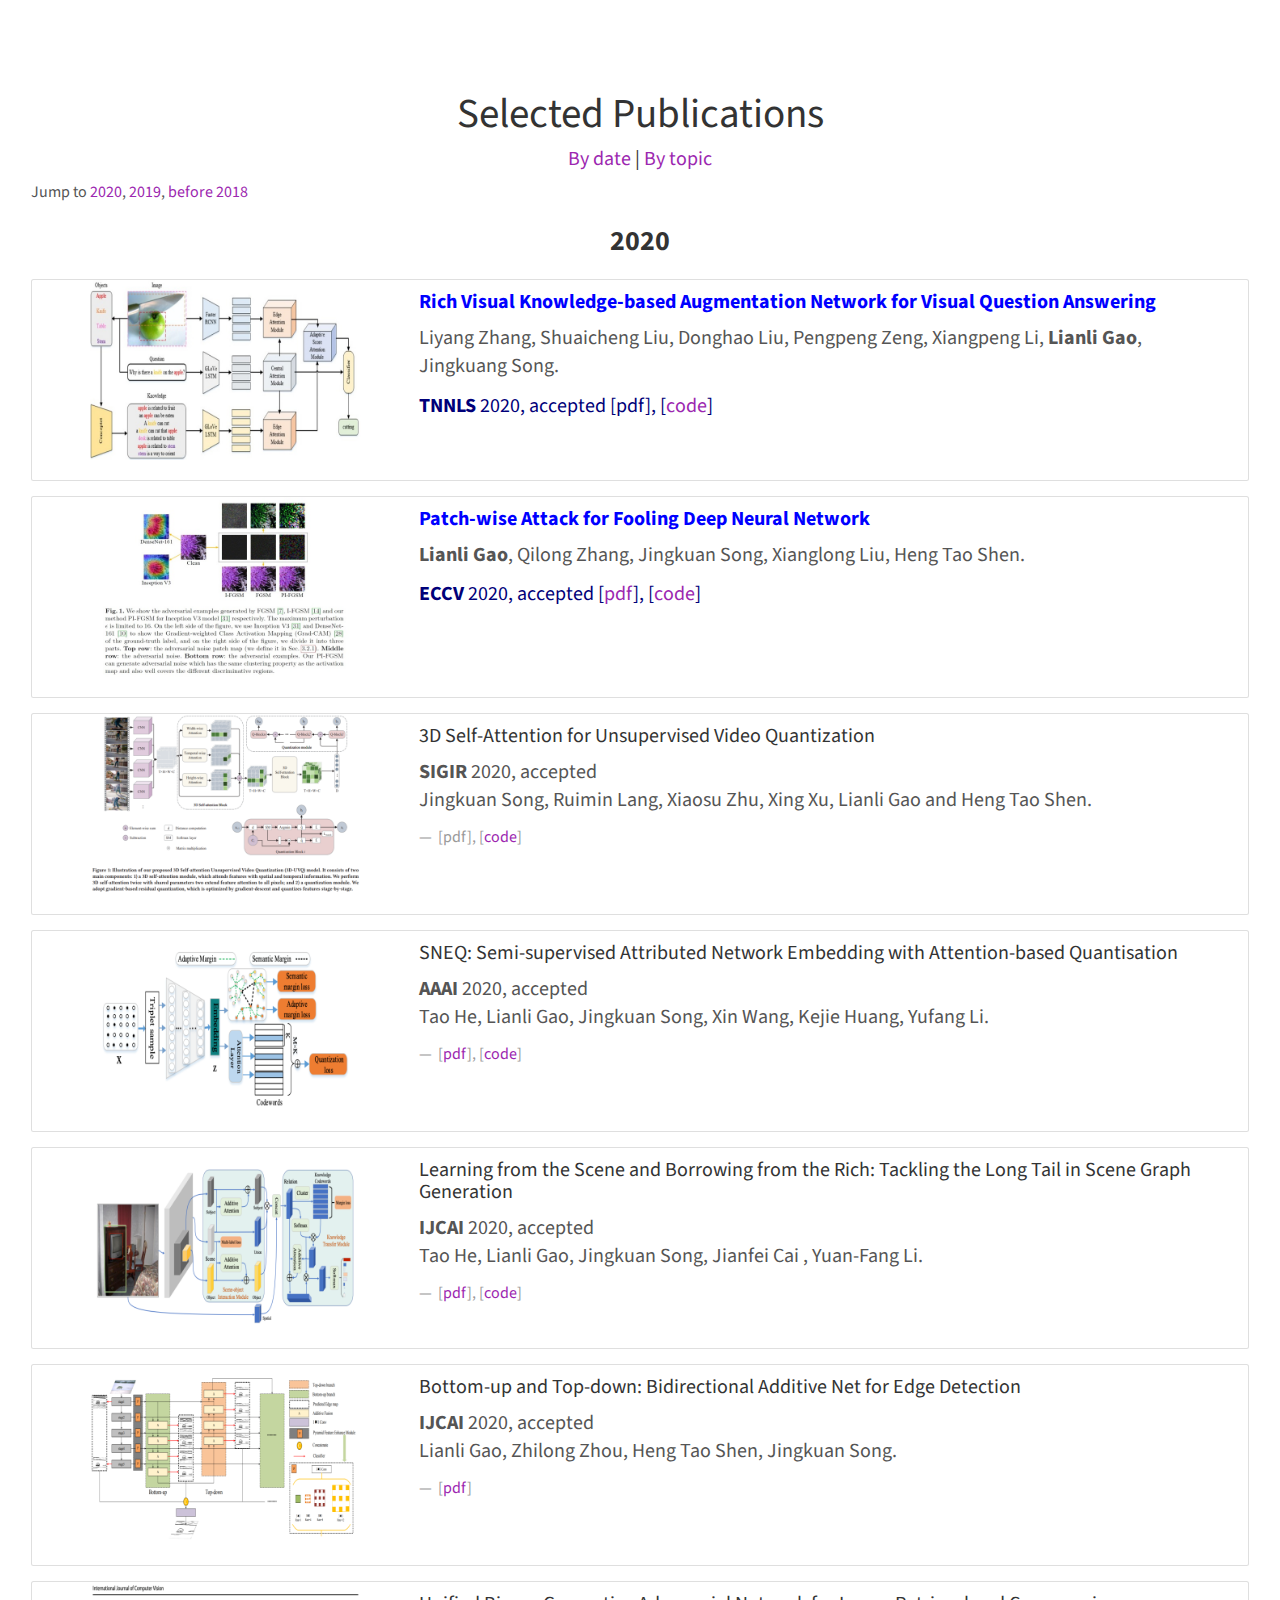
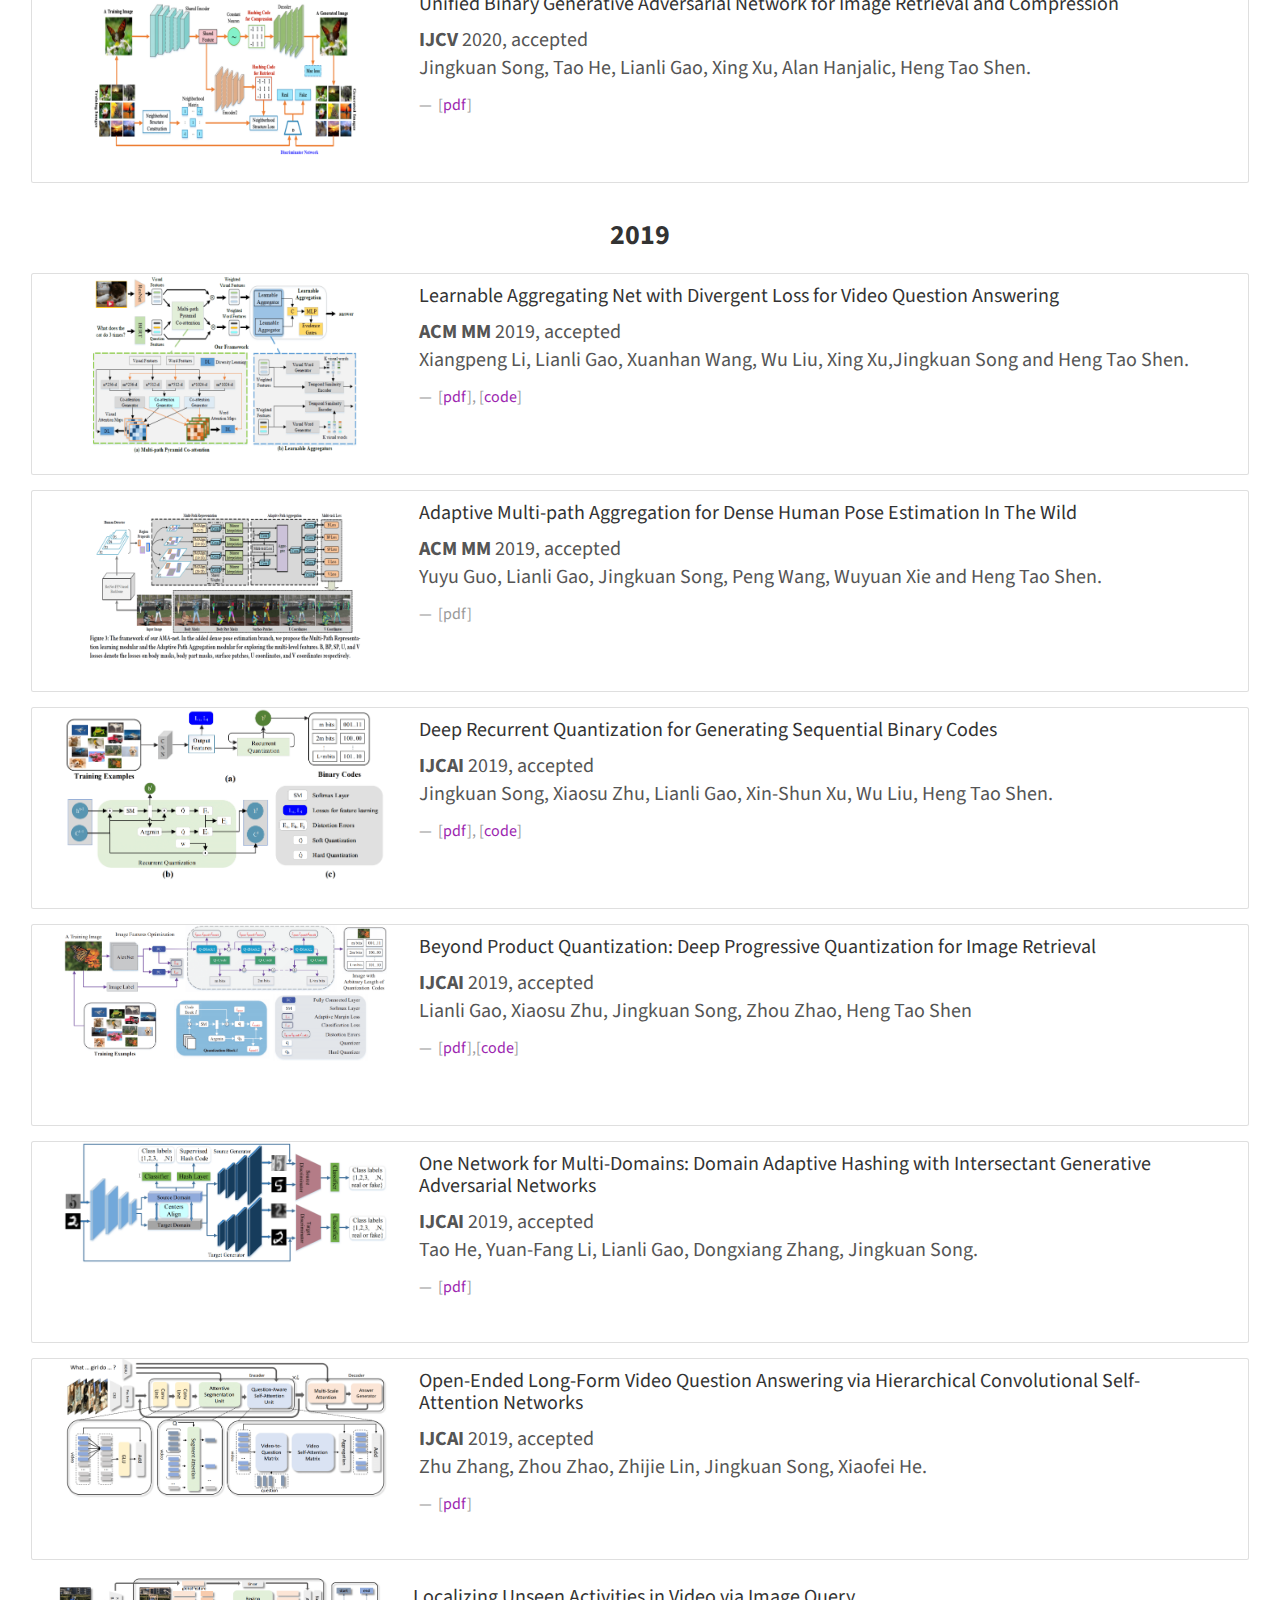
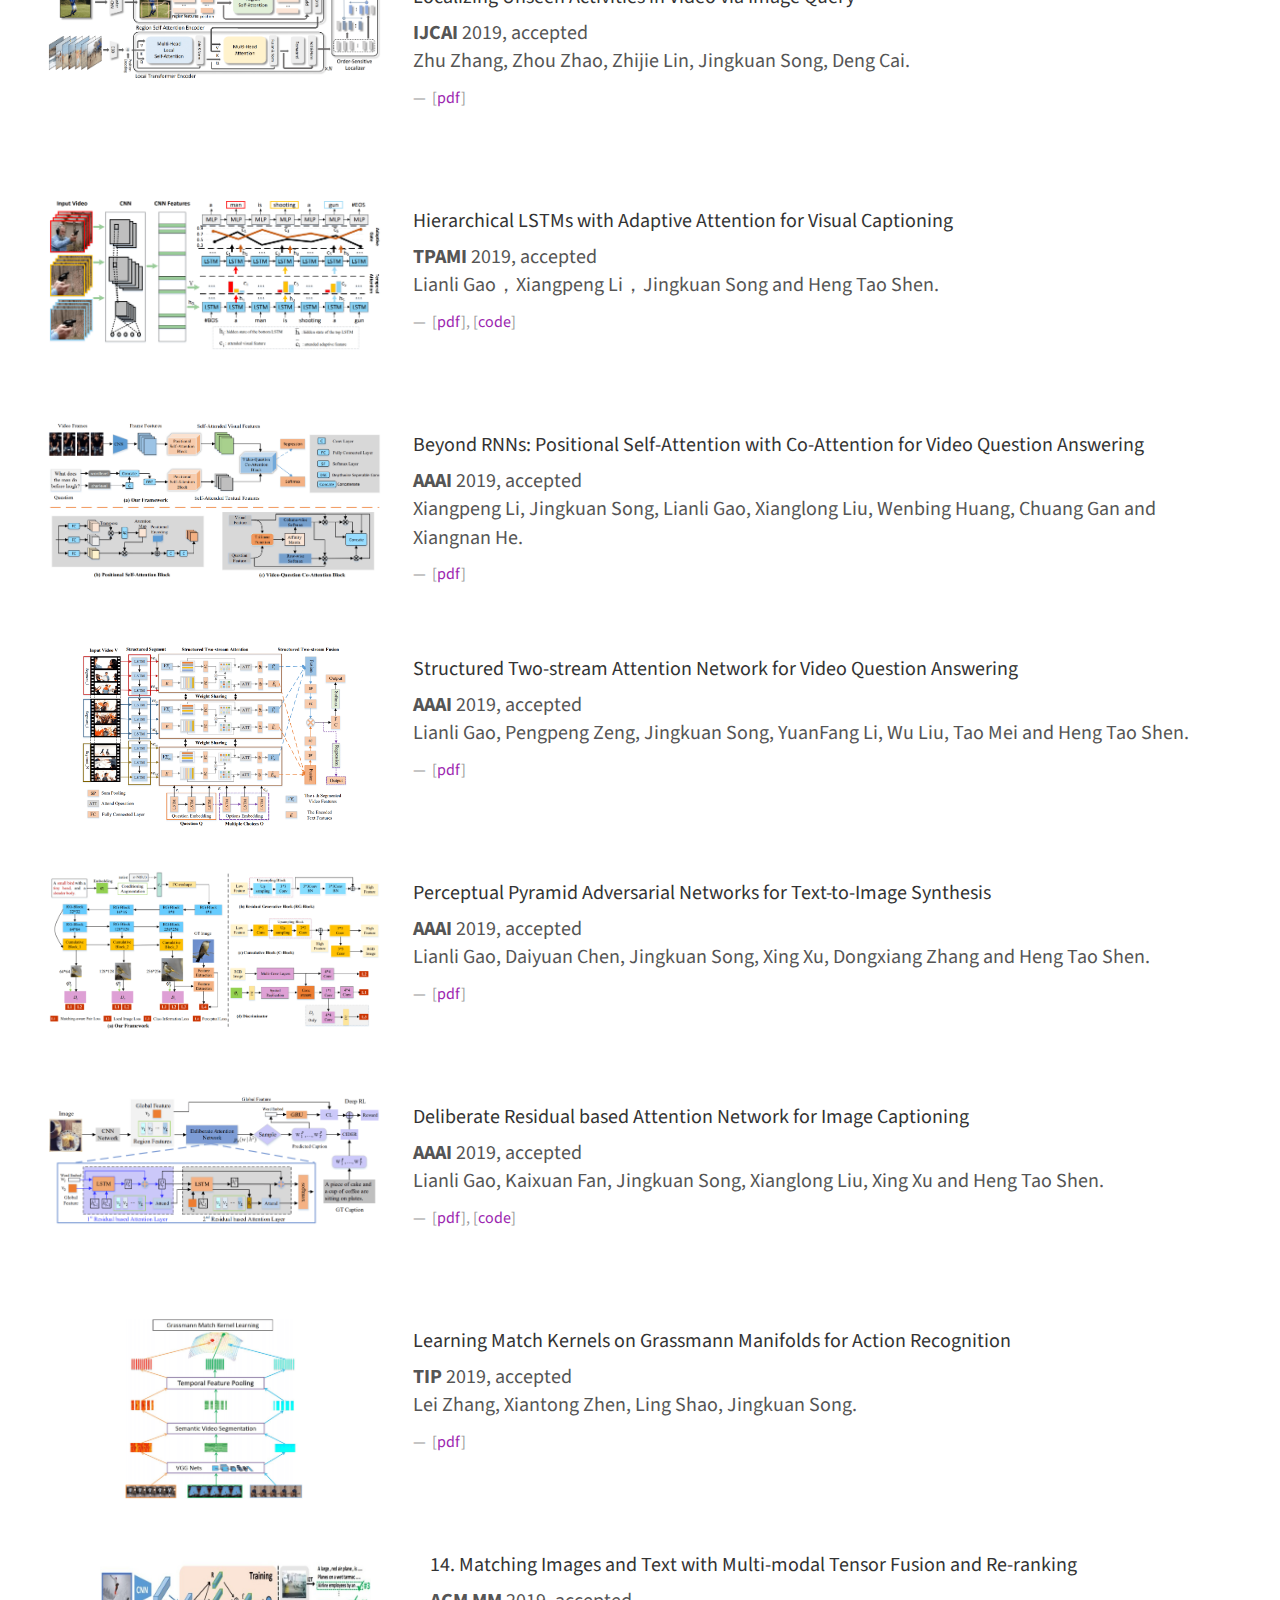
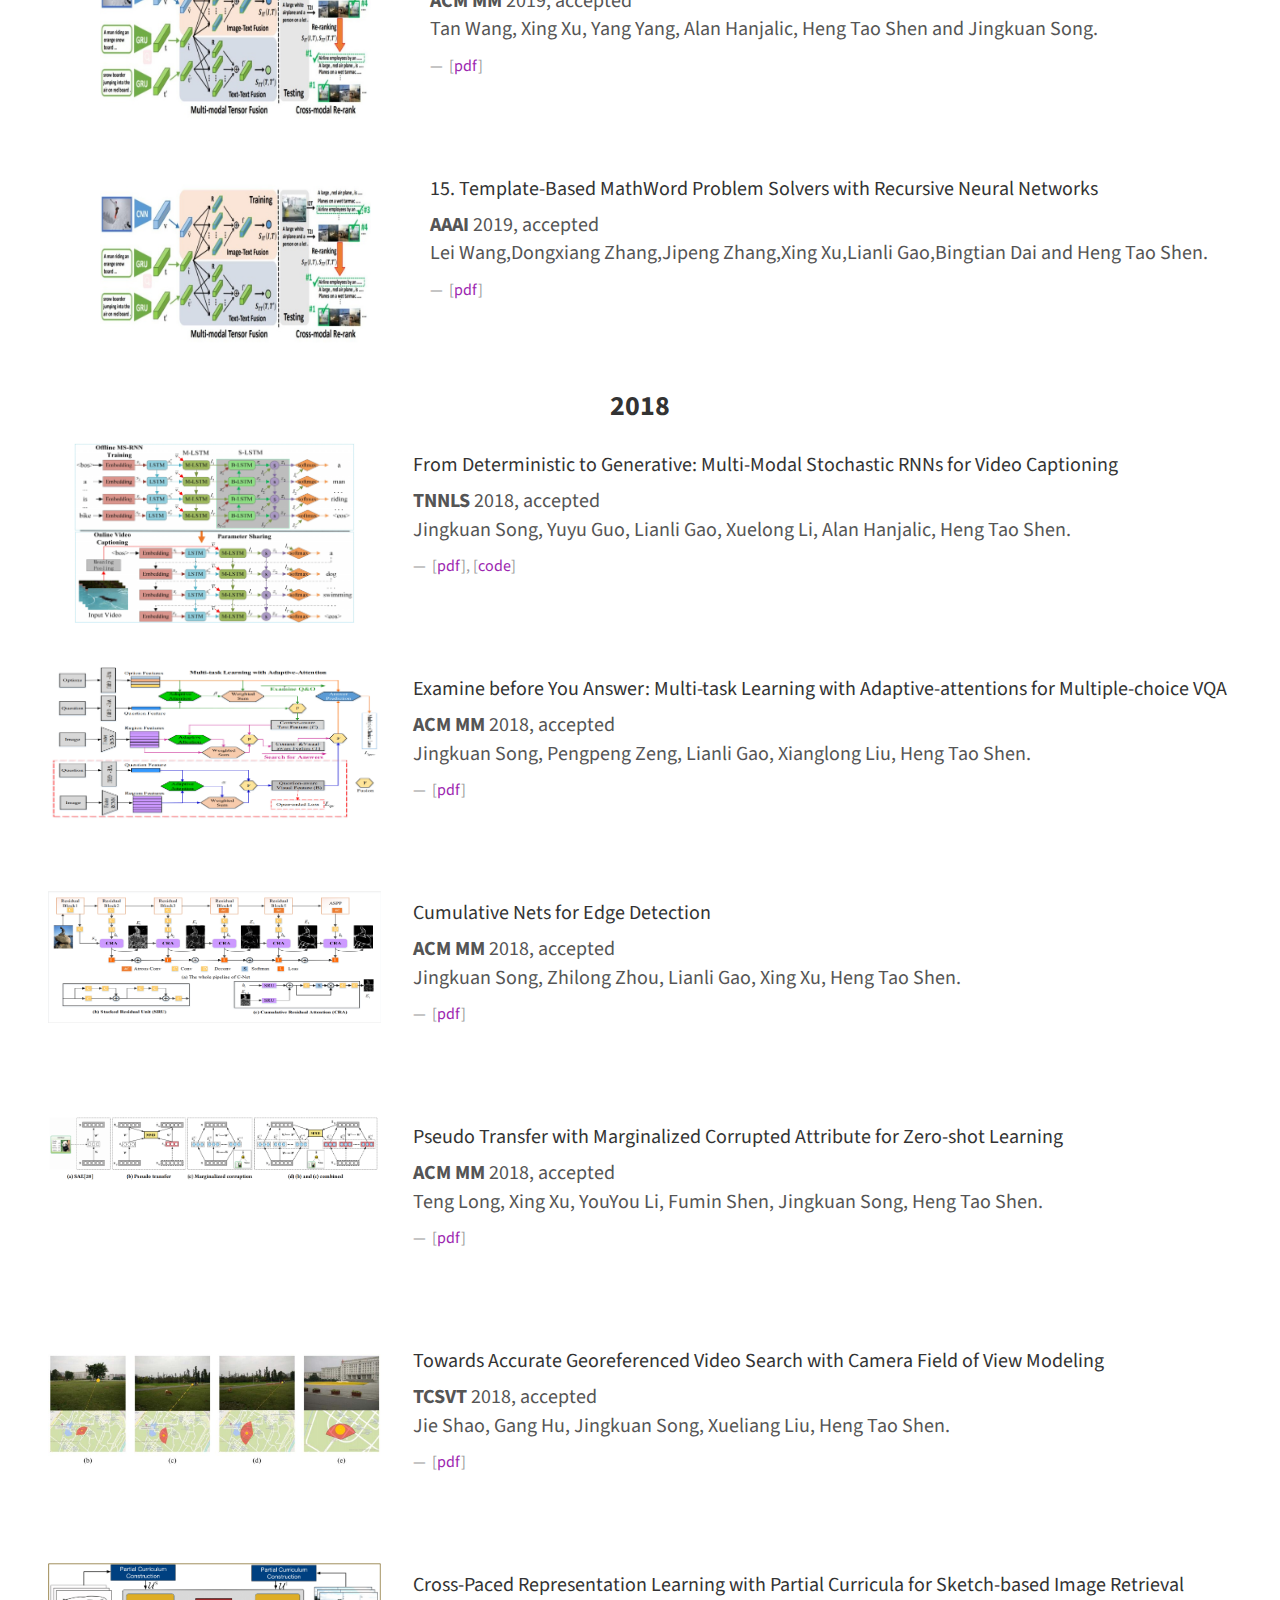
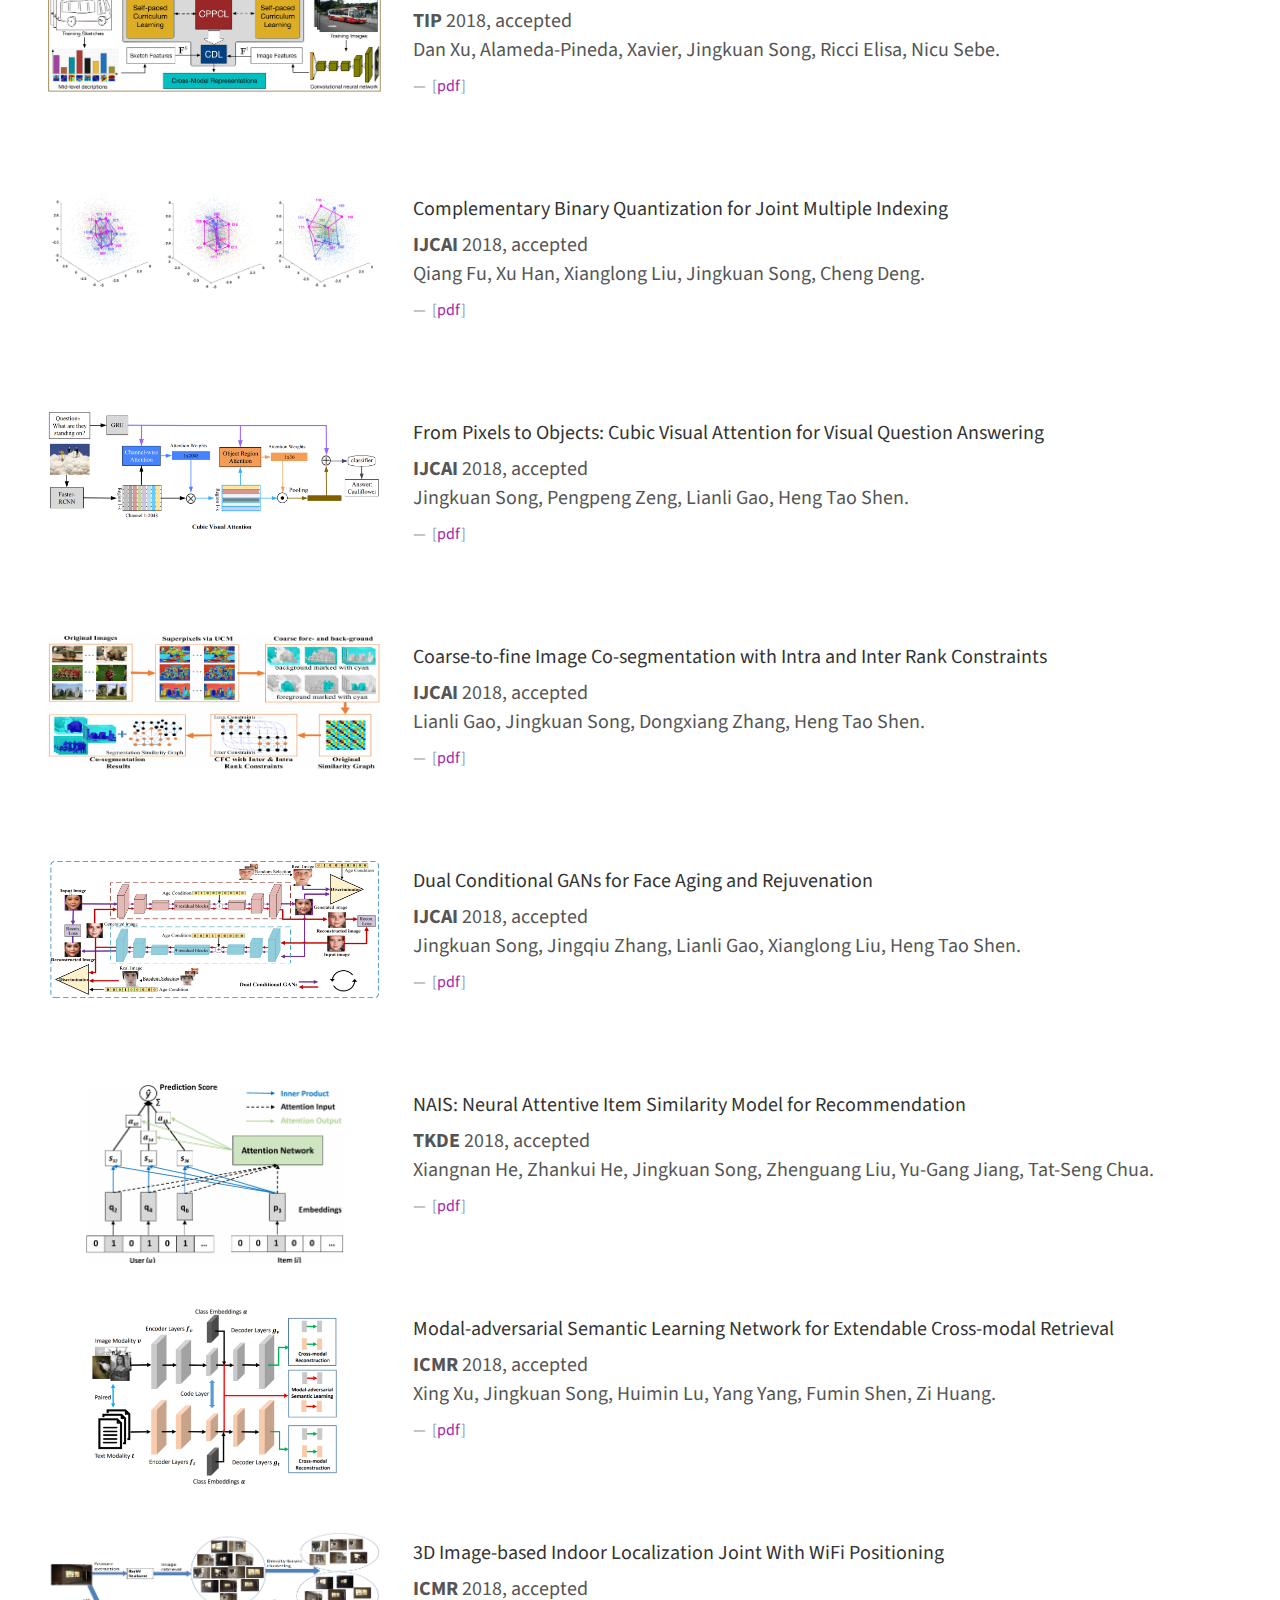
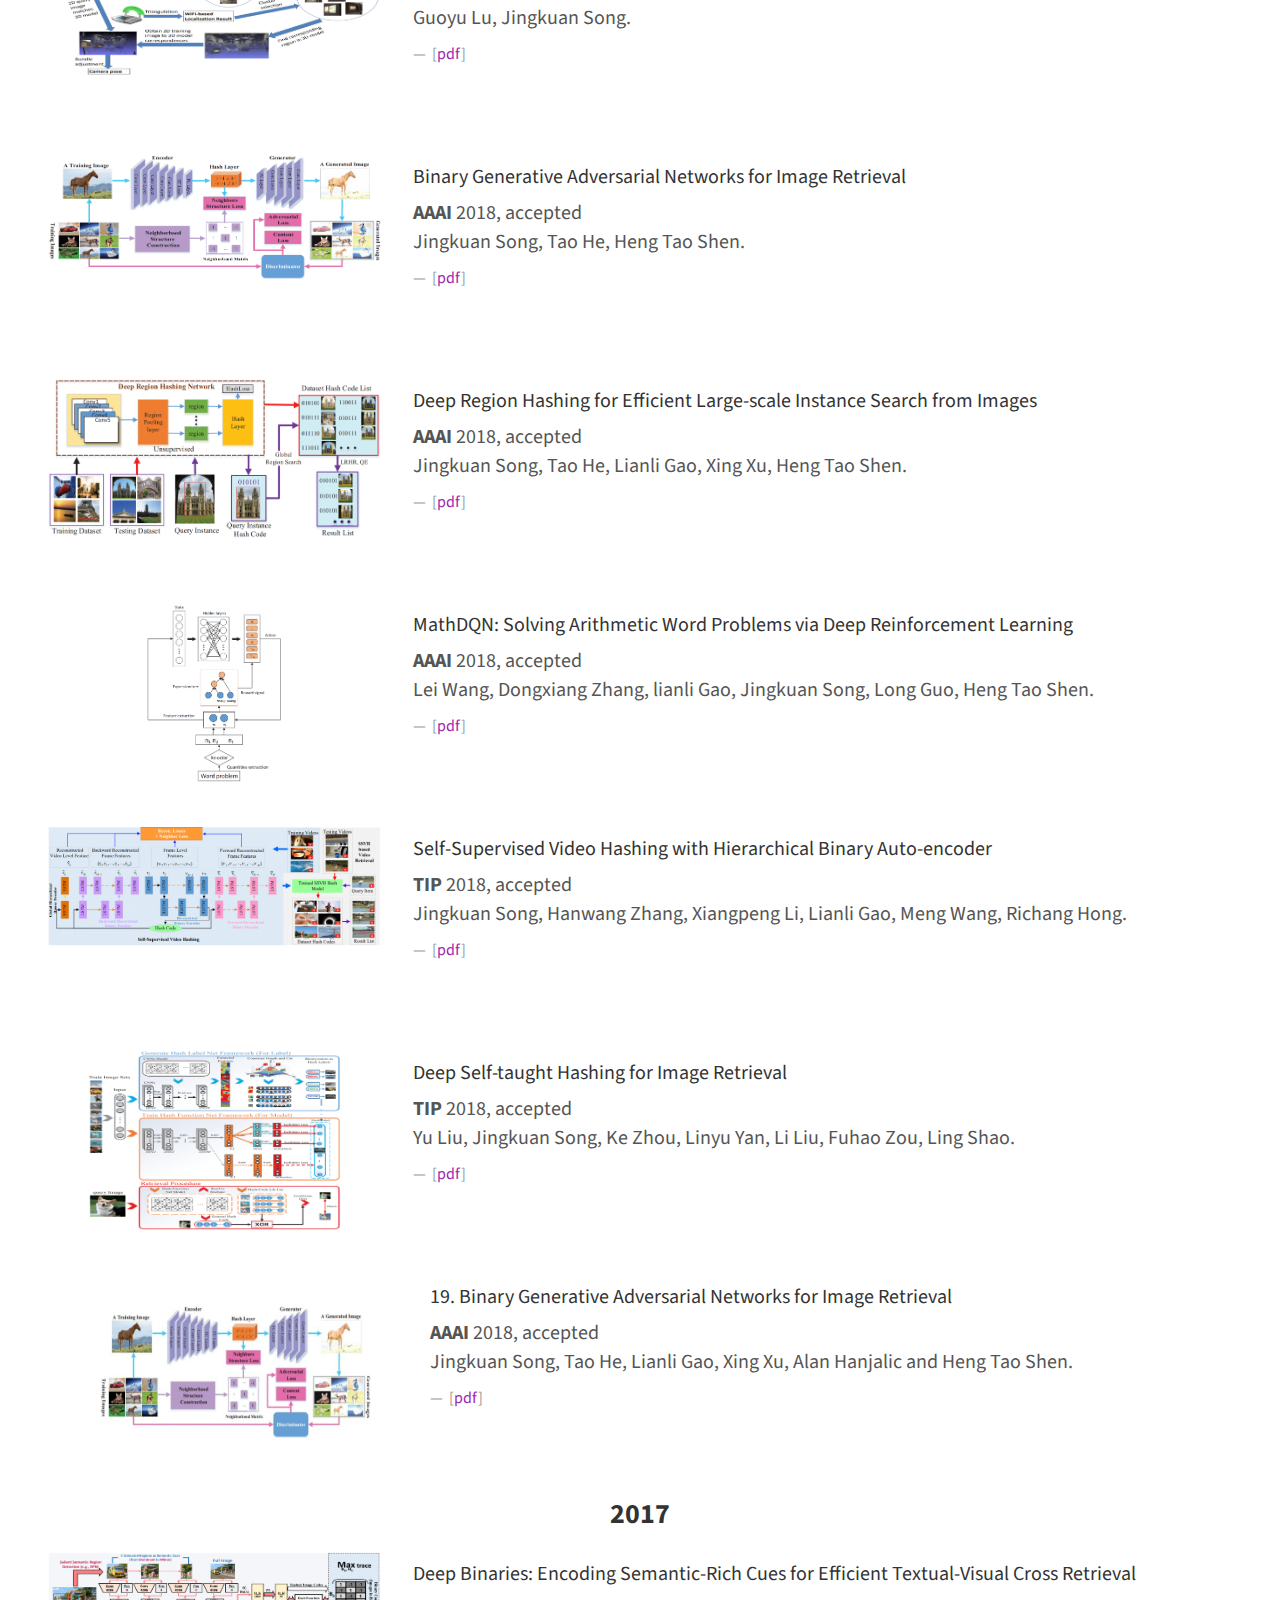
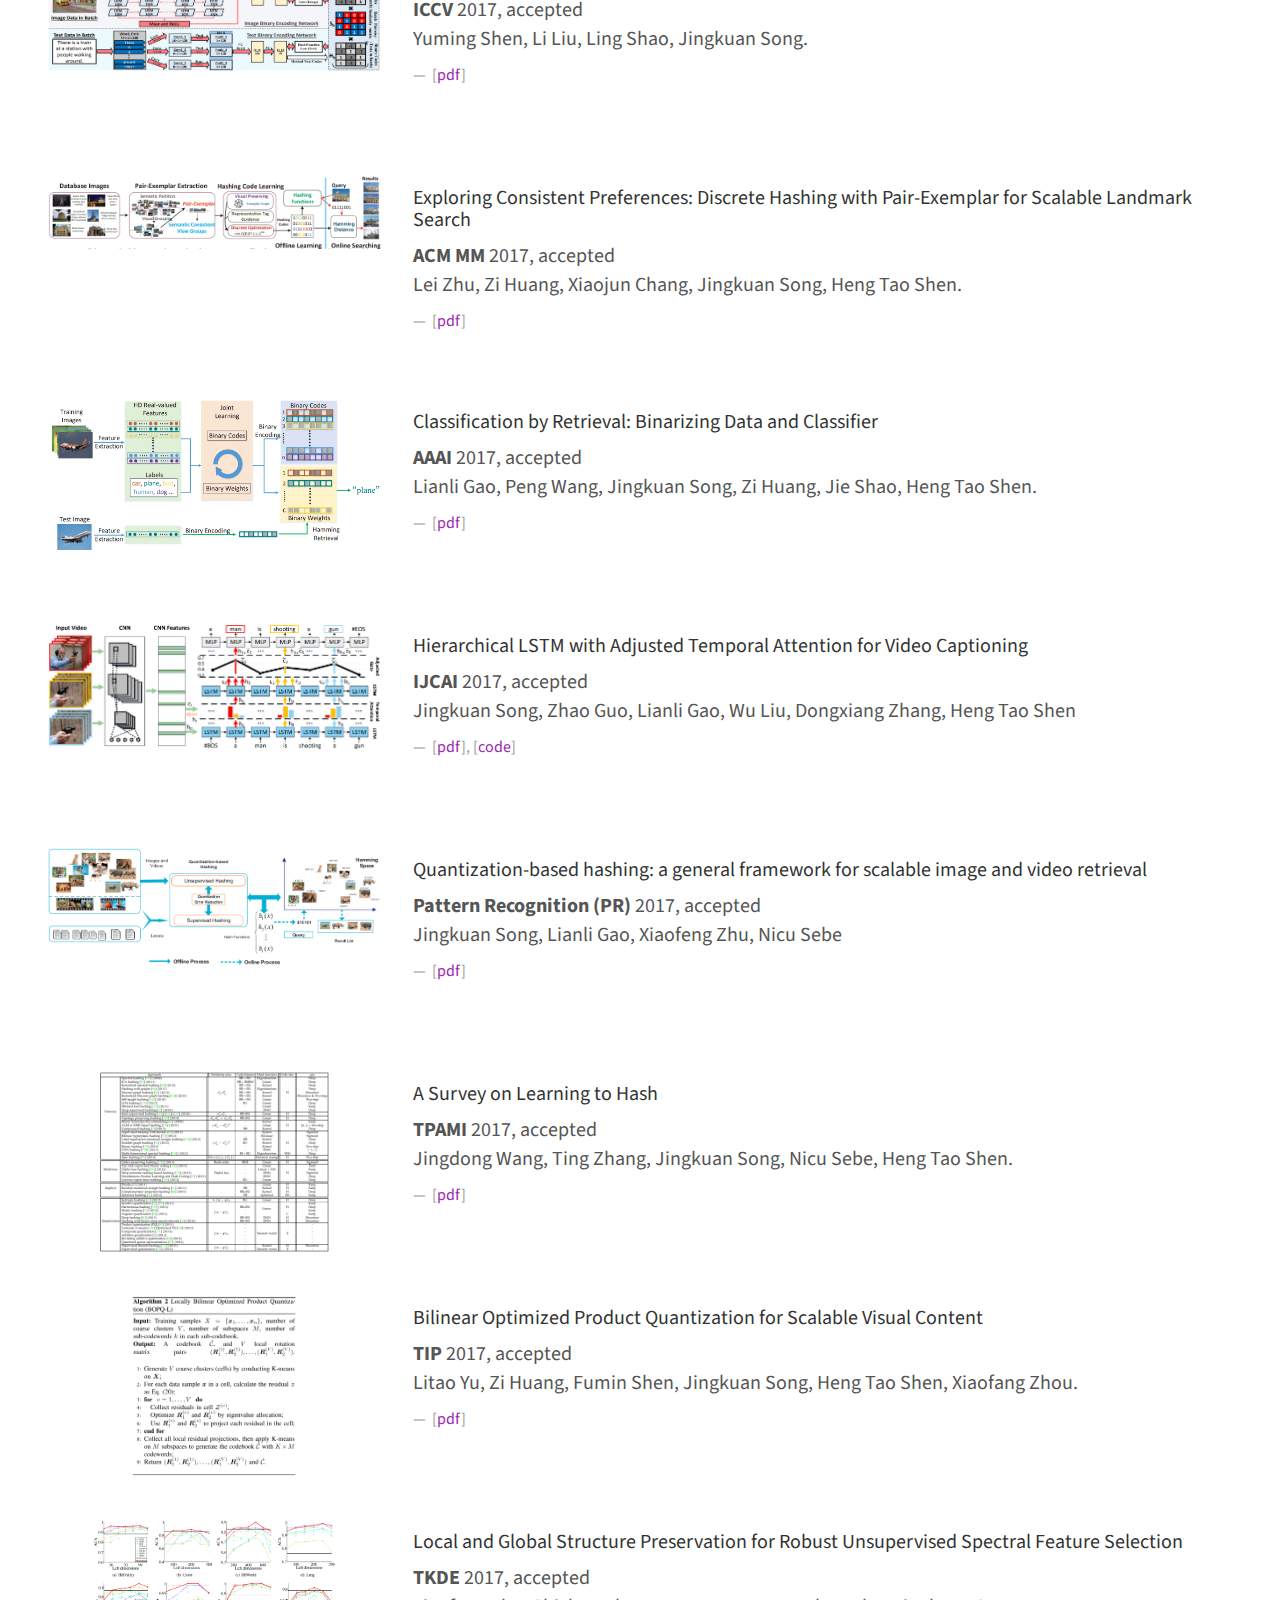
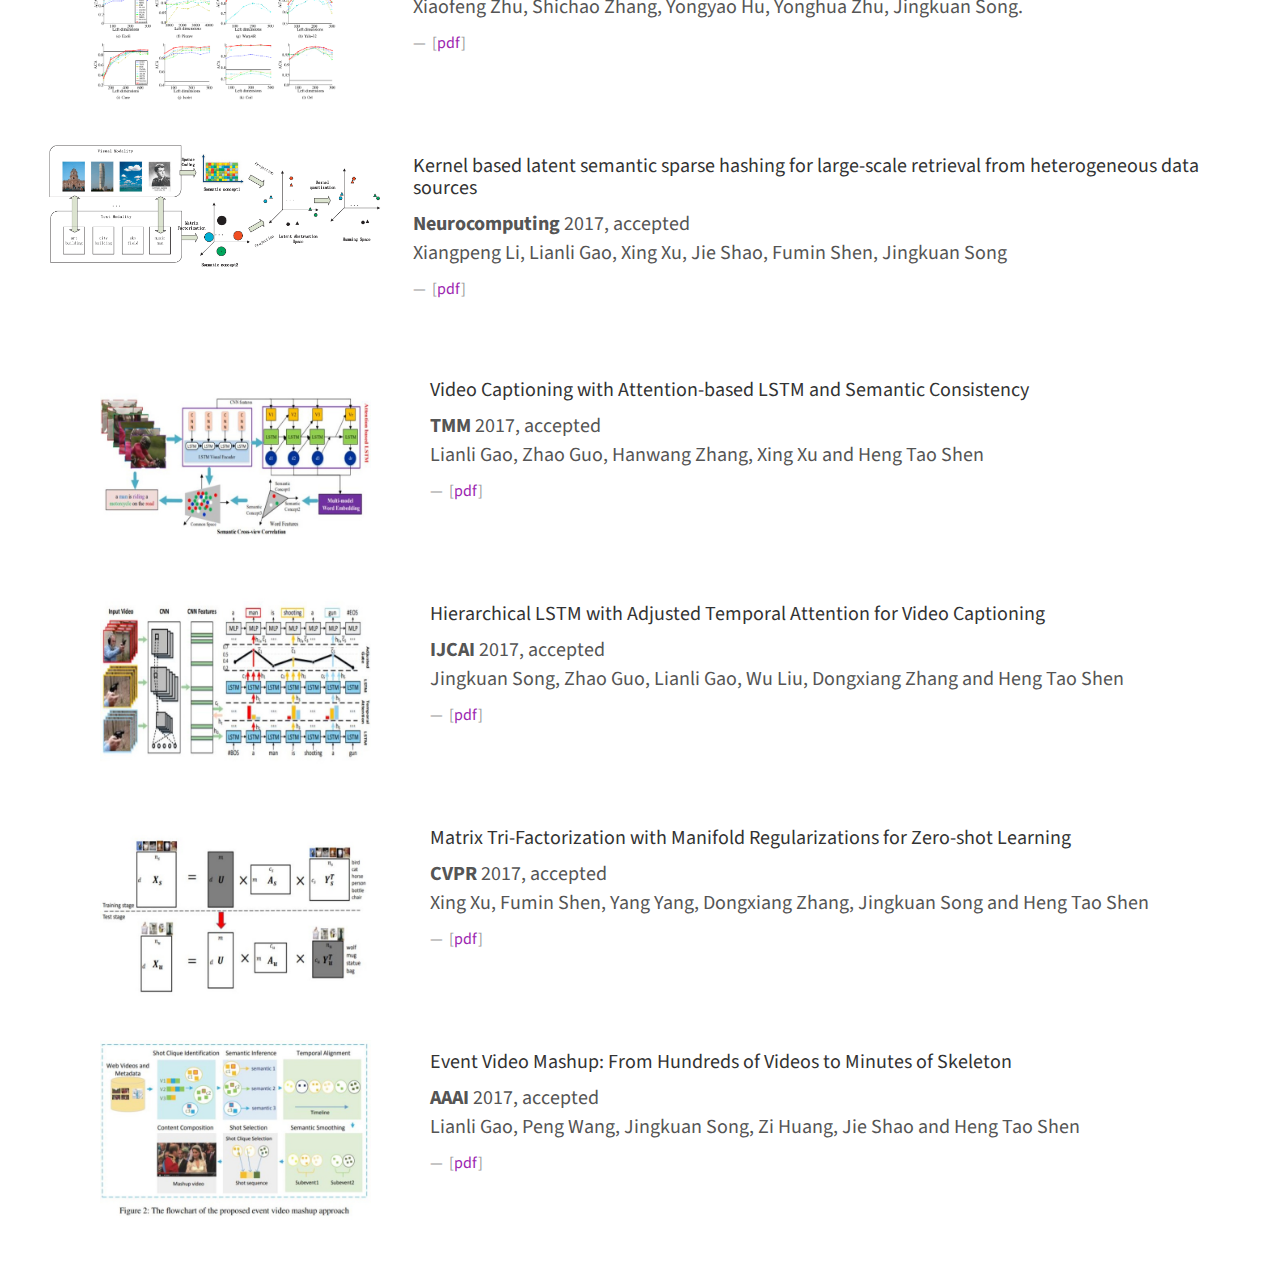
<file: research/index_content.html>
<!DOCTYPE html>
<html>


<head>
  <!-- <script async src="https://busuanzi.ibruce.info/busuanzi/2.3/busuanzi.pure.mini.js"></script> -->
  <meta charset="utf-8">
  <meta http-equiv="X-UA-Compatible" content="IE=edge">
  <meta name="viewport" content="width=device-width, initial-scale=1">
  <title>Research</title>
  <meta name="description" content="VLG: Research">
  <link rel="stylesheet" href="../css/bootstrap.min.css">
  <link rel="stylesheet" href="../css/main.css">
  <link rel="stylesheet" href="../css/style.css">
  <link rel="canonical" href="index.html">
  <link rel="shortcut icon" type="image/x-icon" href="../images/assests/favicon.ico">
  <script type="text/javascript">
    function showPubs(id) {
    var pubs = document.getElementById('pubs');
      pubs.classList.toggle('show-by-date', id === 0)
      pubs.classList.toggle('show-by-topic', id === 1)
      return true;
    }
  </script>
  <style type="text/css">
    #pubs .pubs-list {
        display: none;
    }

    #pubs.show-by-date .pubs-list.by-date {
        display: block;
    }

    #pubs.show-by-topic .pubs-list.by-topic {
        display: block;
    }
  </style>
</head>

<style>
    #preview{
      max-width: 60%;
      max-height: 60%;
      box-shadow: 0 0 36px 12px rgba(0, 0, 0, 0.3333333333);
      object-fit: contain;
      width: auto;
      height: auto;
      display: flex;
      border-radius: 0;
      padding: 0;
      margin: 0;
      margin: 0;
      position: absolute;
    }
  </style>

<body>
<div class="container-fluid" id="to_be_included">
    <div class="row">
      <div id="gridid" class="col-sm-12">
        <center>
          <h1 id="publications">Selected Publications</h1>
          <h4><a href="#selected_publications" onclick="showPubs(0); return false;">By date</a>  |
              <a href="#selected_publications" onclick="showPubs(1)">By topic</a>
          </h4>
        </center>
        <!-- <div class="indent"> -->
          <!-- <p>Jump to <a href="#2020">2020</a>, <a href="#2019">2019</a>, <a href="#2018">2018</a>, <a href="#2017">2017</a>.</p>
          <p>Part of our publications, click the links for details</p>
          <p><a href="https://scholar.google.com/citations?user=F5Zy9V4AAAAJ">Song's Google Scholar</a>
          </p>
          <p><a href="https://scholar.google.com/citations?user=zsm2dpYAAAAJ">Gao's Google Scholar</a>
          </p> -->
        <!-- </div> -->
        <div id="pubs" class="show-by-date">
          <div class="pubs-list by-date">
            <div class="container">
            <p>Jump to <a href="#2020">2020</a>, <a href="#2019">2019</a>, <a href="#2018">before 2018</a>
            <h3 id="2020">2020</h3>
            <div class="card-deck" style="border-width:2px">
              <div class="card card-cascade narrower mb-4">
                <div class="col-xs-12 col-sm-12 col-md-12 col-lg-12">
                  <div class="col-sm-3 col-md-3 col-lg-2">
                    <img src="../images/publications/20-tnnls-zly.jpg" class="img-responsive img-thumbnail">
                  </div>
                  <div class="col-sm-9 col-md-9 col-lg-9">
                    <blockquote>
                      <h4 style="color: blue;"><strong>
                        Rich Visual Knowledge-based Augmentation Network for Visual Question Answering</strong>
                      </h4>
                      <p>Liyang Zhang, Shuaicheng Liu, Donghao Liu, Pengpeng Zeng, Xiangpeng Li, 
                        <strong>Lianli Gao</strong>, Jingkuang Song.</p>
                      <p style="color: #000079;"><strong>TNNLS</strong> 2020, accepted
                          [pdf], 
                          [<a href="https://github.com/yyyanglz/KAN">code</a>]</p>
                    </blockquote>
                  </div>
                </div>
              </div>
            </div>

            <!-- <div class="row">
              <div class="col-xs-12 col-sm-12 col-md-12 col-lg-12">
                <div class="col-sm-3 col-md-3 col-lg-2">
                  <img src="../images/publications/20-tnnls-zly.jpg" class="img-responsive img-thumbnail">
                </div>
                <div class="col-sm-9 col-md-9 col-lg-9">
                  <blockquote>
                    <h4 style="color: blue;"><strong>
                      Rich Visual Knowledge-based Augmentation Network for Visual Question Answering</strong>
                    </h4>
                    <p>Liyang Zhang, Shuaicheng Liu, Donghao Liu, Pengpeng Zeng, Xiangpeng Li, 
                      <strong>Lianli Gao</strong>, Jingkuang Song.</p>
                    <p style="color: #000079;"><strong>TNNLS</strong> 2020, accepted
                        [pdf], 
                        [<a href="https://github.com/yyyanglz/KAN">code</a>]</p>
                  </blockquote>
                </div>
              </div>
            </div> -->

            <div class="card-deck" style="border-width:2px">
              <div class="card card-cascade narrower mb-4">
              <div class="col-xs-12 col-sm-12 col-md-12 col-lg-12">
                <div class="col-sm-3 col-md-3 col-lg-2">
                  <img src="../images/publications/20-eccv-zql.jpg" class="img-responsive img-thumbnail">
                </div>
                <div class="col-sm-9 col-md-9 col-lg-9">
                  <blockquote>
                    <h4 style="color: blue;"><strong>
                      Patch-wise Attack for Fooling Deep Neural Network</strong>
                    </h4>
                    <p><strong>Lianli Gao</strong>, Qilong Zhang, Jingkuan Song, Xianglong Liu, Heng Tao Shen.</p>
                    <p style="color: #000079;"><strong>ECCV</strong> 2020, accepted
                        [<a href="https://arxiv.org/abs/2007.06765">pdf</a>], [<a
                          href="https://github.com/qilong-zhang/Patch-wise-iterative-attack">code</a>]</p>
                  </blockquote>
                </div>
              </div>
              </div>
            </div>

            <div class="card-deck" style="border-width:2px">
              <div class="card card-cascade narrower mb-4">
              <div class="col-xs-12 col-sm-12 col-md-12 col-lg-12">
                <div class="col-sm-3 col-md-3 col-lg-2">
                  <img src="../images/publications/20-sigir-lrm.png" class="img-responsive img-thumbnail">
                </div>
                <div class="col-sm-9 col-md-9 col-lg-9">
                  <blockquote>
                    <h4>
                      3D Self-Attention for Unsupervised Video Quantization
                    </h4>
                    <strong>SIGIR</strong> 2020, accepted
                    <p>
                      Jingkuan Song, Ruimin Lang, Xiaosu Zhu, Xing Xu, Lianli Gao and Heng Tao Shen.
                      <footer class="blockquote-footer">
                        [pdf], [<a
                          href="https://github.com/brownwolf/3D-UVQ">code</a>]
                      </footer>
                  </blockquote>
                </div>
              </div>
              </div>
            </div>
            
            <div class="card-deck" style="border-width:2px">
              <div class="card card-cascade narrower mb-4">
              <div class="col-xs-12 col-sm-12 col-md-12 col-lg-12">
                <div class="col-sm-3 col-md-3 col-lg-2">
                  <img src="../images/publications/20-aaai-ht.png" class="img-responsive img-thumbnail">
                </div>
                <div class="col-sm-9 col-md-9 col-lg-9">
                  <blockquote>
                    <h4>
                      SNEQ: Semi-supervised Attributed Network Embedding with Attention-based Quantisation
                    </h4>
                    <strong>AAAI</strong> 2020, accepted
                    <p>
                      Tao He, Lianli Gao, Jingkuan Song, Xin Wang, Kejie Huang, Yufang Li.
                      <footer class="blockquote-footer">
                        [<a href="https://www.aaai.org/Papers/AAAI/2020GB/AAAI-HeT.2755.pdf">pdf</a>], [<a
                          href="https://github.com/ht014/SNEQ">code</a>]
                      </footer>
                  </blockquote>
                </div>
              </div>
            </div>
            </div>


            <div class="card-deck" style="border-width:2px">
              <div class="card card-cascade narrower mb-4">
              <div class="col-xs-12 col-sm-12 col-md-12 col-lg-12">
                <div class="col-sm-3 col-md-3 col-lg-2">
                  <img src="../images/publications/20-ijcai-ht.png" class="img-responsive img-thumbnail">
                </div>
                <div class="col-sm-9 col-md-9 col-lg-9">
                  <blockquote>
                    <h4>
                      Learning from the Scene and Borrowing from the Rich: Tackling the Long Tail in Scene Graph Generation
                    </h4>
                    <strong>IJCAI</strong> 2020, accepted
                    <p>
                      Tao He, Lianli Gao, Jingkuan Song, Jianfei Cai , Yuan-Fang Li.
                      <footer class="blockquote-footer">
                         [<a href=" https://arxiv.org/abs/2006.07585">pdf</a>], [<a
                          href="https://github.com/ht014/lsbr">code</a>]
                      </footer>
                  </blockquote>
                </div>
              </div>
            </div>
            </div>

            <div class="card-deck" style="border-width:2px">
              <div class="card card-cascade narrower mb-4">
              <div class="col-xs-12 col-sm-12 col-md-12 col-lg-12">
                <div class="col-sm-3 col-md-3 col-lg-2">
                  <img src="../images/publications/20-ijcai-zzl.png" class="img-responsive img-thumbnail">
                </div>
                <div class="col-sm-9 col-md-9 col-lg-9">
                  <blockquote>
                    <h4>
                      Bottom-up and Top-down: Bidirectional Additive Net for Edge Detection
                    </h4>
                    <strong>IJCAI</strong> 2020, accepted
                    <p>
                      Lianli Gao, Zhilong Zhou, Heng Tao Shen, Jingkuan Song.
                      <footer class="blockquote-footer">
                        [<a href="https://www.ijcai.org/Proceedings/2020/0083.pdf">pdf</a>]
                      </footer>
                  </blockquote>
                </div>
              </div>
            </div>
            </div>


            <div class="card-deck" style="border-width:2px">
              <div class="card card-cascade narrower mb-4">
              <div class="col-xs-12 col-sm-12 col-md-12 col-lg-12">
                <div class="col-sm-3 col-md-3 col-lg-2">
                  <img src="../images/publications/20-ijcv-ht.png" class="img-responsive img-thumbnail">
                </div>
                <div class="col-sm-9 col-md-9 col-lg-9">
                  <blockquote>
                    <h4>
                      Unified Binary Generative Adversarial Network for Image Retrieval and Compression
                    </h4>
                    <strong>IJCV</strong> 2020, accepted
                    <p>
                      Jingkuan Song, Tao He, Lianli Gao, Xing Xu, Alan Hanjalic, Heng Tao Shen.
                      <footer class="blockquote-footer">
                        [<a href="https://link.springer.com/article/10.1007/s11263-020-01305-2">pdf</a>]
                      </footer>
                  </blockquote>
                </div>
              </div>
            </div>
            </div>



            <h3 id="2019">2019</h3>
            <div class="card-deck" style="border-width:2px">
              <div class="card card-cascade narrower mb-4">
              <div class="col-xs-12 col-sm-12 col-md-12 col-lg-12">
                <div class="col-sm-3 col-md-3 col-lg-2">
                  <img src="../images/publications/MM2019Learnable.png" class="img-responsive img-thumbnail">
                </div>
                <div class="col-sm-9 col-md-9 col-lg-9">
                  <blockquote>
                    <h4>
                      Learnable Aggregating Net with Divergent Loss for Video Question Answering
                    </h4>
                    <strong>ACM MM</strong> 2019, accepted
                    <p>
                      Xiangpeng Li, Lianli Gao, Xuanhan Wang, Wu Liu, Xing Xu,Jingkuan Song and Heng Tao Shen.
                      <footer class="blockquote-footer">
                        [<a href="https://acmmm.org/accepted-papers/">pdf</a>], [<a
                          href=" https://github.com/lixiangpengcs/LAD-Net-for-VideoQA">code</a>]
                      </footer>
                  </blockquote>
                </div>
              </div>
            </div>
            </div>
            <div class="card-deck" style="border-width:2px">
              <div class="card card-cascade narrower mb-4">
              <div class="col-xs-12 col-sm-12 col-md-12 col-lg-12">
                <div class="col-sm-3 col-md-3 col-lg-2">
                  <img src="../images/publications/MM2019Adaptive.png" class="img-responsive img-thumbnail">
                </div>
                <div class="col-sm-9 col-md-9 col-lg-9">
                  <blockquote>
                    <h4>
                      Adaptive Multi-path Aggregation for Dense Human Pose Estimation In The Wild
                    </h4>
                    <strong>ACM MM</strong> 2019, accepted
                    <p>
                      Yuyu Guo, Lianli Gao, Jingkuan Song, Peng Wang, Wuyuan Xie and Heng Tao Shen.
                      <footer class="blockquote-footer">
                        [pdf]
                        <!--                         [<a href="https://acmmm.org/accepted-papers/">pdf</a>], [<a
                            href=" https://github.com/lixiangpengcs/LAD-Net-for-VideoQA">code</a>] -->
                          </footer>
                        </blockquote>
                      </div>
                    </div>
                  </div>
                  </div>
                  <div class="card-deck" style="border-width:2px">
                    <div class="card card-cascade narrower mb-4">
                    <div class="col-xs-12 col-sm-12 col-md-12 col-lg-12">
                      <div class="col-sm-3 col-md-3 col-lg-2">
                        <img src="../images/publications/IJCAI2019Recurrent.png" class="img-responsive img-thumbnail">
                      </div>
                      <div class="col-sm-9 col-md-9 col-lg-9">
                        <blockquote>
                          <h4>
                            Deep Recurrent Quantization for Generating Sequential Binary Codes
                          </h4>
                          <strong>IJCAI</strong> 2019, accepted
                          <p>
                            Jingkuan Song, Xiaosu Zhu, Lianli Gao, Xin-Shun Xu, Wu Liu, Heng Tao Shen.
                          </p>
                          <footer class="blockquote-footer">
                            [<a href="https://www.ijcai.org/proceedings/2019/0128.pdf">pdf</a>], [<a
                              href="https://github.com/cfm-uestc/DRQ">code</a>]
                          </footer>
                        </blockquote>
                      </div>
                    </div>
                    </div>
                  </div>
                  <div class="card-deck" style="border-width:2px">
                    <div class="card card-cascade narrower mb-4">
                    <div class="col-xs-12 col-sm-12 col-md-12 col-lg-12">
                      <div class="col-sm-3 col-md-3 col-lg-2">
                        <img src="../images/publications/IJCAI2019Beyond.png" class="img-responsive img-thumbnail">
                      </div>
                      <div class="col-sm-9 col-md-9 col-lg-9">
                        <blockquote>
                          <h4>
                            Beyond Product Quantization: Deep Progressive Quantization for Image Retrieval
                          </h4>
                          <strong>IJCAI</strong> 2019, accepted
                          <p>
                            Lianli Gao, Xiaosu Zhu, Jingkuan Song, Zhou Zhao, Heng Tao Shen</p>
                          <footer class="blockquote-footer">
                            [<a href="https://www.ijcai.org/proceedings/2019/0102.pdf">pdf</a>],[<a
                              href="https://github.com/cfm-uestc/DPQ">code</a>]
                          </footer>
                        </blockquote>
                      </div>
                    </div>
                  </div>
                  </div>
                  <div class="card-deck" style="border-width:2px">
                    <div class="card card-cascade narrower mb-4">
                    <div class="col-xs-12 col-sm-12 col-md-12 col-lg-12">
                      <div class="col-sm-3 col-md-3 col-lg-2">
                        <img src="../images/publications/IJCAI2019Domain.png" class="img-responsive img-thumbnail">
                      </div>
                      <div class="col-sm-9 col-md-9 col-lg-9">
                        <blockquote>
                          <h4>
                            One Network for Multi-Domains: Domain Adaptive Hashing with Intersectant Generative Adversarial
                            Networks
                          </h4>
                          <strong>IJCAI</strong> 2019, accepted
                          <p>
                            Tao He, Yuan-Fang Li, Lianli Gao, Dongxiang Zhang, Jingkuan Song.
                            <footer class="blockquote-footer">
                              [<a href="https://www.ijcai.org/proceedings/2019/0344.pdf">pdf</a>]
                            </footer>
                        </blockquote>
                      </div>
                    </div>
                  </div>
                  </div>
                  <div class="card-deck" style="border-width:2px">
                    <div class="card card-cascade narrower mb-4">
                    <div class="col-xs-12 col-sm-12 col-md-12 col-lg-12">
                      <div class="col-sm-3 col-md-3 col-lg-2">
                        <img src="../images/publications/IJCAI2019Open.png" class="img-responsive img-thumbnail">
                      </div>
                      <div class="col-sm-9 col-md-9 col-lg-9">
                        <blockquote>
                          <h4>
                            Open-Ended Long-Form Video Question Answering via Hierarchical Convolutional Self-Attention
                            Networks
                          </h4>
                          <strong>IJCAI</strong> 2019, accepted
                          <p>
                            Zhu Zhang, Zhou Zhao, Zhijie Lin, Jingkuan Song, Xiaofei He.
                            <footer class="blockquote-footer">
                              [<a href="https://www.ijcai.org/proceedings/2019/0609.pdf">pdf</a>]
                            </footer>
                        </blockquote>
                      </div>
                    </div>
                  </div>
                  </div>
                  <div class="row">
                    <div class="col-xs-12 col-sm-12 col-md-12 col-lg-12">
                      <div class="col-sm-3 col-md-3 col-lg-2">
                        <img src="../images/publications/IJCAI2019Localizing.png" class="img-responsive img-thumbnail">
                      </div>
                      <div class="col-sm-9 col-md-9 col-lg-9">
                        <blockquote>
                          <h4>
                            Localizing Unseen Activities in Video via Image Query
                          </h4>
                          <strong>IJCAI</strong> 2019, accepted
                          <p>
                            Zhu Zhang, Zhou Zhao, Zhijie Lin, Jingkuan Song, Deng Cai.
                            <footer class="blockquote-footer">
                              [<a href="https://www.ijcai.org/proceedings/2019/0610.pdf">pdf</a>]
                            </footer>
                        </blockquote>
                      </div>
                    </div>
                  </div>
                  <div class="row">
                    <div class="col-xs-12 col-sm-12 col-md-12 col-lg-12">
                      <div class="col-sm-3 col-md-3 col-lg-2">
                        <img src="../images/publications/TPAMI2019Hierarchical.png" class="img-responsive img-thumbnail">
                      </div>
                      <div class="col-sm-9 col-md-9 col-lg-9">
                        <blockquote>
                          <h4>
                            Hierarchical LSTMs with Adaptive Attention for Visual Captioning
                          </h4>
                          <strong>TPAMI</strong> 2019, accepted
                          <p>
                            Lianli Gao，Xiangpeng Li，Jingkuan Song and Heng Tao Shen.
                            <footer class="blockquote-footer">
                              [<a href="https://arxiv.org/pdf/1812.11004.pdf">pdf</a>], [<a
                                href="https://github.com/lixiangpengcs/Spatial-Temporal-Adaptive-Attention-for-Video-Captioning">code</a>]
      
                            </footer>
                        </blockquote>
                      </div>
                    </div>
                  </div>
                  <div class="row">
                    <div class="col-xs-12 col-sm-12 col-md-12 col-lg-12">
                      <div class="col-sm-3 col-md-3 col-lg-2">
                        <img src="../images/publications/AAAI2019Beyond.png" class="img-responsive img-thumbnail">
                      </div>
                      <div class="col-sm-9 col-md-9 col-lg-9">
                        <blockquote>
                          <h4>
                            Beyond RNNs: Positional Self-Attention with Co-Attention for Video Question Answering
                          </h4>
                          <strong>AAAI</strong> 2019, accepted
                          <p>
                            Xiangpeng Li, Jingkuan Song, Lianli Gao, Xianglong Liu, Wenbing Huang, Chuang Gan and Xiangnan He.
                            <footer class="blockquote-footer">
                              [<a href="https://www.aaai.org/ojs/index.php/AAAI/article/view/4887/4760">pdf</a>]
                            </footer>
                        </blockquote>
                      </div>
                    </div>
                  </div>
                  <div class="row">
                    <div class="col-xs-12 col-sm-12 col-md-12 col-lg-12">
                      <div class="col-sm-3 col-md-3 col-lg-2">
                        <img src="../images/publications/AAAI2019Structured.png" class="img-responsive img-thumbnail">
                      </div>
                      <div class="col-sm-9 col-md-9 col-lg-9">
                        <blockquote>
                          <h4>
                            Structured Two-stream Attention Network for Video Question Answering
                          </h4>
                          <strong>AAAI</strong> 2019, accepted
                          <p>
                            Lianli Gao, Pengpeng Zeng, Jingkuan Song, YuanFang Li, Wu Liu, Tao Mei and Heng Tao Shen.
                            <footer class="blockquote-footer">
                              [<a href="https://aaai.org/ojs/index.php/AAAI/article/view/4602/4480">pdf</a>]
                            </footer>
                        </blockquote>
                      </div>
                    </div>
      
                  </div>
                  <div class="row">
                    <div class="col-xs-12 col-sm-12 col-md-12 col-lg-12">
                      <div class="col-sm-3 col-md-3 col-lg-2">
                        <img src="../images/publications/AAAI2019Perceptual.png" class="img-responsive img-thumbnail">
                      </div>
                      <div class="col-sm-9 col-md-9 col-lg-9">
                        <blockquote>
                          <h4>
                            Perceptual Pyramid Adversarial Networks for Text-to-Image Synthesis
                          </h4>
                          <strong>AAAI</strong> 2019, accepted
                          <p>
                            Lianli Gao, Daiyuan Chen, Jingkuan Song, Xing Xu, Dongxiang Zhang and Heng Tao Shen.
                            <footer class="blockquote-footer">
                              [<a href="https://aaai.org/ojs/index.php/AAAI/article/view/4844/4717">pdf</a>]
                            </footer>
                        </blockquote>
                      </div>
                    </div>
                  </div>
                  <div class="row">
                    <div class="col-xs-12 col-sm-12 col-md-12 col-lg-12">
                      <div class="col-sm-3 col-md-3 col-lg-2">
                        <img src="../images/publications/AAAI2019Deliberate.png" class="img-responsive img-thumbnail">
                      </div>
                      <div class="col-sm-9 col-md-9 col-lg-9">
                        <blockquote>
                          <h4>
                            Deliberate Residual based Attention Network for Image Captioning
                          </h4>
                          <strong>AAAI</strong> 2019, accepted
                          <p>
                            Lianli Gao, Kaixuan Fan, Jingkuan Song, Xianglong Liu, Xing Xu and Heng Tao Shen.
                            <footer class="blockquote-footer">
                              [<a href="https://aaai.org/ojs/index.php/AAAI/article/view/4845/4718">pdf</a>], [<a
                                href="https://github.com/fkxssaa/Deliberate-Attention-Networks-for-Image-Captioning">code</a>]
                            </footer>
                        </blockquote>
                      </div>
                    </div>
                  </div>
                  <div class="row">
                    <div class="col-xs-12 col-sm-12 col-md-12 col-lg-12">
                      <div class="col-sm-3 col-md-3 col-lg-2">
                        <img src="../images/publications/TIP2019Learning.png" class="img-responsive img-thumbnail">
                      </div>
                      <div class="col-sm-9 col-md-9 col-lg-9">
                        <blockquote>
                          <h4>
                            Learning Match Kernels on Grassmann Manifolds for Action Recognition
                          </h4>
                          <strong>TIP</strong> 2019, accepted
                          <p>
                            Lei Zhang, Xiantong Zhen, Ling Shao, Jingkuan Song.
                            <footer class="blockquote-footer">
                              [<a href="https://ieeexplore.ieee.org/stamp/stamp.jsp?tp=&arnumber=8444452">pdf</a>]
                            </footer>
                        </blockquote>
                      </div>
                    </div>
                  </div>
                  <div class="row" style="margin-left:10px">
                    <div class="col-xs-12 col-sm-12 col-md-12 col-lg-12">
                      <div class="col-sm-3 col-md-3 col-lg-2" style="padding-left:0px;padding-right:0px">
                        <div class="avatar">
                          <img src="../images/publications/19-14.jpg" class="img-responsive img-thumbnail">
                        </div>
                      </div>
                      <div class="col-sm-9 col-md-9 col-lg-9">
                        <blockquote style="margin-bottom:5px">
                          <h4>
                            14. Matching Images and Text with Multi-modal Tensor Fusion and Re-ranking
                          </h4>
                          <strong>ACM MM</strong> 2019, accepted
                          <p>
                            Tan Wang, Xing Xu, Yang Yang, Alan Hanjalic, Heng Tao Shen and Jingkuan Song.
                            <footer class="blockquote-footer">
                              [<a href="https://arxiv.org/pdf/1908.04011.pdf">pdf</a>]
                            </footer>
                        </blockquote>
                      </div>
                    </div>
                  </div>
                  <div class="row" style="margin-left:10px">
                    <div class="col-xs-12 col-sm-12 col-md-12 col-lg-12">
                      <div class="col-sm-3 col-md-3 col-lg-2" style="padding-left:0px;padding-right:0px">
                        <div class="avatar">
                          <img src="../images/publications/19-14.jpg" class="img-responsive img-thumbnail">
                        </div>
                      </div>
                      <div class="col-sm-9 col-md-9 col-lg-9">
                        <blockquote style="margin-bottom:5px">
                          <h4>
                            15. Template-Based MathWord Problem Solvers with Recursive Neural Networks
                          </h4>
                          <strong>AAAI</strong> 2019, accepted
                          <p>
                            Lei Wang,Dongxiang Zhang,Jipeng Zhang,Xing Xu,Lianli Gao,Bingtian Dai and Heng Tao Shen.
                            <footer class="blockquote-footer">
                              [<a href="https://arxiv.org/pdf/1811.05632.pdf">pdf</a>]
                            </footer>
                        </blockquote>
                      </div>
                    </div>
                  </div>
      
                  <h3 id="2018">2018</h3>
                  <div class="row">
                    <div class="col-xs-12 col-sm-12 col-md-12 col-lg-12">
                      <div class="col-sm-3 col-md-3 col-lg-2">
                        <img src="../images/publications/TNNLS2018From.png" class="img-responsive img-thumbnail">
                      </div>
                      <div class="col-sm-9 col-md-9 col-lg-9">
                        <blockquote>
                          <h4>
                            From Deterministic to Generative: Multi-Modal Stochastic RNNs for Video Captioning
                          </h4>
                          <strong>TNNLS</strong> 2018, accepted
                          <p>
                            Jingkuan Song, Yuyu Guo, Lianli Gao, Xuelong Li, Alan Hanjalic, Heng Tao Shen.
                            <footer class="blockquote-footer">
                              [<a href="https://ieeexplore.ieee.org/stamp/stamp.jsp?tp=&arnumber=8438512">pdf</a>], [<a
                                href="https://github.com/gyy8426/MSRNN">code</a>]
                            </footer>
                        </blockquote>
                      </div>
                    </div>
                  </div>
                  <div class="row">
                    <div class="col-xs-12 col-sm-12 col-md-12 col-lg-12">
                      <div class="col-sm-3 col-md-3 col-lg-2">
                        <img src="../images/publications/MM2018Examine.png" class="img-responsive img-thumbnail">
                      </div>
                      <div class="col-sm-9 col-md-9 col-lg-9">
                        <blockquote>
                          <h4>
                            Examine before You Answer: Multi-task Learning with Adaptive-attentions for Multiple-choice VQA
                          </h4>
                          <strong>ACM MM</strong> 2018, accepted
                          <p>
                            Jingkuan Song, Pengpeng Zeng, Lianli Gao, Xianglong Liu, Heng Tao Shen.
                            <footer class="blockquote-footer">
                              [<a href="https://dl.acm.org/citation.cfm?id=3240687">pdf</a>]
                            </footer>
                        </blockquote>
                      </div>
                    </div>
                  </div>
                  <div class="row">
                    <div class="col-xs-12 col-sm-12 col-md-12 col-lg-12">
                      <div class="col-sm-3 col-md-3 col-lg-2">
                        <img src="../images/publications/MM2018Cumulative.png" class="img-responsive img-thumbnail">
                      </div>
                      <div class="col-sm-9 col-md-9 col-lg-9">
                        <blockquote>
                          <h4>
                            Cumulative Nets for Edge Detection
                          </h4>
                          <strong>ACM MM</strong> 2018, accepted
                          <p>
                            Jingkuan Song, Zhilong Zhou, Lianli Gao, Xing Xu, Heng Tao Shen.
                            <footer class="blockquote-footer">
                              [<a href="https://dl.acm.org/citation.cfm?id=3240688">pdf</a>]
                            </footer>
                        </blockquote>
                      </div>
                    </div>
                  </div>
                  <div class="row">
                    <div class="col-xs-12 col-sm-12 col-md-12 col-lg-12">
                      <div class="col-sm-3 col-md-3 col-lg-2">
                        <img src="../images/publications/MM2018Pseudo.png" class="img-responsive img-thumbnail">
                      </div>
                      <div class="col-sm-9 col-md-9 col-lg-9">
                        <blockquote>
                          <h4>
                            Pseudo Transfer with Marginalized Corrupted Attribute for Zero-shot Learning
                          </h4>
                          <strong>ACM MM</strong> 2018, accepted
                          <p>
                            Teng Long, Xing Xu, YouYou Li, Fumin Shen, Jingkuan Song, Heng Tao Shen.
                            <footer class="blockquote-footer">
                              [<a href="https://dl.acm.org/citation.cfm?id=3240715">pdf</a>]
                            </footer>
                        </blockquote>
                      </div>
                    </div>
                  </div>
                  <div class="row">
                    <div class="col-xs-12 col-sm-12 col-md-12 col-lg-12">
                      <div class="col-sm-3 col-md-3 col-lg-2">
                        <img src="../images/publications/Shaoadd.jpg"
                          class="img-responsive img-thumbnail">
                      </div>
                      <div class="col-sm-9 col-md-9 col-lg-9">
                        <blockquote>
                          <h4>
                            Towards Accurate Georeferenced Video Search with Camera Field of View Modeling
                          </h4>
                          <strong>TCSVT</strong> 2018, accepted
                          <p>
                            Jie Shao, Gang Hu, Jingkuan Song, Xueliang Liu, Heng Tao Shen.
                            <footer class="blockquote-footer">
                              [<a href="https://ieeexplore.ieee.org/stamp/stamp.jsp?tp=&arnumber=8386838">pdf</a>]
                            </footer>
                        </blockquote>
                      </div>
                    </div>
                  </div>
                  <div class="row">
                    <div class="col-xs-12 col-sm-12 col-md-12 col-lg-12">
                      <div class="col-sm-3 col-md-3 col-lg-2">
                        <img src="../images/publications/TIP2018Cross.png" class="img-responsive img-thumbnail">
                      </div>
                      <div class="col-sm-9 col-md-9 col-lg-9">
                        <blockquote>
                          <h4>
                            Cross-Paced Representation Learning with Partial Curricula for Sketch-based Image Retrieval
                          </h4>
                          <strong>TIP</strong> 2018, accepted
                          <p>
                            Dan Xu, Alameda-Pineda, Xavier, Jingkuan Song, Ricci Elisa, Nicu Sebe.
                            <footer class="blockquote-footer">
                              [<a href="https://ieeexplore.ieee.org/stamp/stamp.jsp?tp=&arnumber=8360145">pdf</a>]
                            </footer>
                        </blockquote>
                      </div>
                    </div>
                  </div>
                  <div class="row">
                    <div class="col-xs-12 col-sm-12 col-md-12 col-lg-12">
                      <div class="col-sm-3 col-md-3 col-lg-2">
                        <img src="../images/publications/IJCAI2018Complementary.png" class="img-responsive img-thumbnail">
                      </div>
                      <div class="col-sm-9 col-md-9 col-lg-9">
                        <blockquote>
                          <h4>
                            Complementary Binary Quantization for Joint Multiple Indexing
                          </h4>
                          <strong>IJCAI</strong> 2018, accepted
                          <p>
                            Qiang Fu, Xu Han, Xianglong Liu, Jingkuan Song, Cheng Deng.
                            <footer class="blockquote-footer">
                              [<a href="https://www.ijcai.org/proceedings/2018/0292.pdf">pdf</a>]
                            </footer>
                        </blockquote>
                      </div>
                    </div>
                  </div>
                  <div class="row">
                    <div class="col-xs-12 col-sm-12 col-md-12 col-lg-12">
                      <div class="col-sm-3 col-md-3 col-lg-2">
                        <img src="../images/publications/IJCAI2018From.png" class="img-responsive img-thumbnail">
                      </div>
                      <div class="col-sm-9 col-md-9 col-lg-9">
                        <blockquote>
                          <h4>
                            From Pixels to Objects: Cubic Visual Attention for Visual Question Answering
                          </h4>
                          <strong>IJCAI</strong> 2018, accepted
                          <p>
                            Jingkuan Song, Pengpeng Zeng, Lianli Gao, Heng Tao Shen.
                            <footer class="blockquote-footer">
                              [<a href="https://www.ijcai.org/proceedings/2018/0126.pdf">pdf</a>]
                            </footer>
                        </blockquote>
                      </div>
                    </div>
                  </div>
                  <div class="row">
                    <div class="col-xs-12 col-sm-12 col-md-12 col-lg-12">
                      <div class="col-sm-3 col-md-3 col-lg-2">
                        <img src="../images/publications/IJCAI2018Coarse.png" class="img-responsive img-thumbnail">
                      </div>
                      <div class="col-sm-9 col-md-9 col-lg-9">
                        <blockquote>
                          <h4>
                            Coarse-to-fine Image Co-segmentation with Intra and Inter Rank Constraints
                          </h4>
                          <strong>IJCAI</strong> 2018, accepted
                          <p>
                            Lianli Gao, Jingkuan Song, Dongxiang Zhang, Heng Tao Shen.
                            <footer class="blockquote-footer">
                              [<a href="https://www.ijcai.org/proceedings/2018/0100.pdf">pdf</a>]
                            </footer>
                        </blockquote>
                      </div>
                    </div>
                  </div>
                  <div class="row">
                    <div class="col-xs-12 col-sm-12 col-md-12 col-lg-12">
                      <div class="col-sm-3 col-md-3 col-lg-2">
                        <img src="../images/publications/IJCAI2018Dual.png" class="img-responsive img-thumbnail">
                      </div>
                      <div class="col-sm-9 col-md-9 col-lg-9">
                        <blockquote>
                          <h4>
                            Dual Conditional GANs for Face Aging and Rejuvenation
                          </h4>
                          <strong>IJCAI</strong> 2018, accepted
                          <p>
                            Jingkuan Song, Jingqiu Zhang, Lianli Gao, Xianglong Liu, Heng Tao Shen.
                            <footer class="blockquote-footer">
                              [<a href="https://www.ijcai.org/proceedings/2018/0125.pdf">pdf</a>]
                            </footer>
                        </blockquote>
                      </div>
                    </div>
                  </div>
                  <div class="row">
                    <div class="col-xs-12 col-sm-12 col-md-12 col-lg-12">
                      <div class="col-sm-3 col-md-3 col-lg-2">
                        <img src="../images/publications/TKDE2018NAIS.png" class="img-responsive img-thumbnail">
                      </div>
                      <div class="col-sm-9 col-md-9 col-lg-9">
                        <blockquote>
                          <h4>
                            NAIS: Neural Attentive Item Similarity Model for Recommendation
                          </h4>
                          <strong>TKDE</strong> 2018, accepted
                          <p>
                            Xiangnan He, Zhankui He, Jingkuan Song, Zhenguang Liu, Yu-Gang Jiang, Tat-Seng Chua.
                            <footer class="blockquote-footer">
                              [<a href="https://arxiv.org/pdf/1809.07053.pdf">pdf</a>]
                            </footer>
                        </blockquote>
                      </div>
                    </div>
                  </div>
                  <div class="row">
                    <div class="col-xs-12 col-sm-12 col-md-12 col-lg-12">
                      <div class="col-sm-3 col-md-3 col-lg-2">
                        <img src="../images/publications/ICMR2018Modal.png" class="img-responsive img-thumbnail">
                      </div>
                      <div class="col-sm-9 col-md-9 col-lg-9">
                        <blockquote>
                          <h4>
                            Modal-adversarial Semantic Learning Network for Extendable Cross-modal Retrieval
                          </h4>
                          <strong>ICMR</strong> 2018, accepted
                          <p>
                            Xing Xu, Jingkuan Song, Huimin Lu, Yang Yang, Fumin Shen, Zi Huang.
                            <footer class="blockquote-footer">
                              [<a href="https://dl.acm.org/citation.cfm?id=3206033">pdf</a>]
                            </footer>
                        </blockquote>
                      </div>
                    </div>
                  </div>
                  <div class="row">
                    <div class="col-xs-12 col-sm-12 col-md-12 col-lg-12">
                      <div class="col-sm-3 col-md-3 col-lg-2">
                        <img src="../images/publications/ICMR20183D.png" class="img-responsive img-thumbnail">
                      </div>
                      <div class="col-sm-9 col-md-9 col-lg-9">
                        <blockquote>
                          <h4>
                            3D Image-based Indoor Localization Joint With WiFi Positioning
                          </h4>
                          <strong>ICMR</strong> 2018, accepted
                          <p>
                            Guoyu Lu, Jingkuan Song.
                            <footer class="blockquote-footer">
                              [<a href="https://dl.acm.org/citation.cfm?id=3206070">pdf</a>]
                            </footer>
                        </blockquote>
                      </div>
                    </div>
                  </div>
                  <div class="row">
                    <div class="col-xs-12 col-sm-12 col-md-12 col-lg-12">
                      <div class="col-sm-3 col-md-3 col-lg-2">
                        <img src="../images/publications/AAAI2018Binary.png" class="img-responsive img-thumbnail">
                      </div>
                      <div class="col-sm-9 col-md-9 col-lg-9">
                        <blockquote>
                          <h4>
                            Binary Generative Adversarial Networks for Image Retrieval
                          </h4>
                          <strong>AAAI</strong> 2018, accepted
                          <p>
                            Jingkuan Song, Tao He, Heng Tao Shen.
                            <footer class="blockquote-footer">
                              [<a href="https://www.aaai.org/ocs/index.php/AAAI/AAAI18/paper/viewFile/17150/15712">pdf</a>]
                            </footer>
                        </blockquote>
                      </div>
                    </div>
                  </div>
                  <div class="row">
                    <div class="col-xs-12 col-sm-12 col-md-12 col-lg-12">
                      <div class="col-sm-3 col-md-3 col-lg-2">
                        <img src="../images/publications/AAAI2018Deep.png" class="img-responsive img-thumbnail">
                      </div>
                      <div class="col-sm-9 col-md-9 col-lg-9">
                        <blockquote>
                          <h4>
                            Deep Region Hashing for Efficient Large-scale Instance Search from Images
                          </h4>
                          <strong>AAAI</strong> 2018, accepted
                          <p>
                            Jingkuan Song, Tao He, Lianli Gao, Xing Xu, Heng Tao Shen.
                            <footer class="blockquote-footer">
                              [<a href="https://www.aaai.org/ocs/index.php/AAAI/AAAI18/paper/viewFile/17160/15713">pdf</a>]
                            </footer>
                        </blockquote>
                      </div>
                    </div>
                  </div>
                  <div class="row">
                    <div class="col-xs-12 col-sm-12 col-md-12 col-lg-12">
                      <div class="col-sm-3 col-md-3 col-lg-2">
                        <img src="../images/publications/AAAI2018Math.png" class="img-responsive img-thumbnail">
                      </div>
                      <div class="col-sm-9 col-md-9 col-lg-9">
                        <blockquote>
                          <h4>
                            MathDQN: Solving Arithmetic Word Problems via Deep Reinforcement Learning
                          </h4>
                          <strong>AAAI</strong> 2018, accepted
                          <p>
                            Lei Wang, Dongxiang Zhang, lianli Gao, Jingkuan Song, Long Guo, Heng Tao Shen.
                            <footer class="blockquote-footer">
                              [<a href="https://aaai.org/ocs/index.php/AAAI/AAAI18/paper/view/16749/16111">pdf</a>]
                            </footer>
                        </blockquote>
                      </div>
                    </div>
                  </div>
                  <div class="row">
                    <div class="col-xs-12 col-sm-12 col-md-12 col-lg-12">
                      <div class="col-sm-3 col-md-3 col-lg-2">
                        <img src="../images/publications/TIP2018Self.png" class="img-responsive img-thumbnail">
                      </div>
                      <div class="col-sm-9 col-md-9 col-lg-9">
                        <blockquote>
                          <h4>
                            Self-Supervised Video Hashing with Hierarchical Binary Auto-encoder
                          </h4>
                          <strong>TIP</strong> 2018, accepted
                          <p>
                            Jingkuan Song, Hanwang Zhang, Xiangpeng Li, Lianli Gao, Meng Wang, Richang Hong.
                            <footer class="blockquote-footer">
                              [<a href="https://arxiv.org/pdf/1802.02305.pdf">pdf</a>]
                            </footer>
                        </blockquote>
                      </div>
                    </div>
                  </div>
                  <div class="row">
                    <div class="col-xs-12 col-sm-12 col-md-12 col-lg-12">
                      <div class="col-sm-3 col-md-3 col-lg-2">
                        <img src="../images/publications/TIP2018Deep.png" class="img-responsive img-thumbnail">
                      </div>
                      <div class="col-sm-9 col-md-9 col-lg-9">
                        <blockquote>
                          <h4>
                            Deep Self-taught Hashing for Image Retrieval
                          </h4>
                          <strong>TIP</strong> 2018, accepted
                          <p>
                            Yu Liu, Jingkuan Song, Ke Zhou, Linyu Yan, Li Liu, Fuhao Zou, Ling Shao.</p>
                          <footer class="blockquote-footer">
                            [<a href="https://core.ac.uk/download/pdf/157817192.pdf">pdf</a>]
                          </footer>
                        </blockquote>
                      </div>
                    </div>
                  </div>
                              <div class="row" style="margin-left:10px">
                    <div class="col-xs-12 col-sm-12 col-md-12 col-lg-12">
                      <div class="col-sm-3 col-md-3 col-lg-2" style="padding-left:0px;padding-right:0px">
                        <div class="avatar">
                          <img src="../images/publications/19.jpg" class="img-responsive img-thumbnail">
                        </div>
                      </div>
                      <div class="col-sm-9 col-md-9 col-lg-9">
                        <blockquote style="margin-bottom:5px">
                          <h4>
                            19. Binary Generative Adversarial Networks for Image Retrieval
                          </h4>
                          <strong>AAAI</strong> 2018, accepted
                          <p>
                            Jingkuan  Song, Tao He, Lianli  Gao, Xing Xu, Alan Hanjalic and Heng Tao Shen.</p>
                          <footer class="blockquote-footer">
                            [<a href="https://www.aaai.org/ocs/index.php/AAAI/AAAI18/paper/viewFile/17150/15712">pdf</a>]
                          </footer>
                        </blockquote>
                      </div>
                    </div>
                  </div>
      
       
                  <h3 id="2017">2017</h3>
                  <div class="row">
                    <div class="col-xs-12 col-sm-12 col-md-12 col-lg-12">
                      <div class="col-sm-3 col-md-3 col-lg-2">
                        <img src="../images/publications/ICCV2017Deep.png" class="img-responsive img-thumbnail">
                      </div>
                      <div class="col-sm-9 col-md-9 col-lg-9">
                        <blockquote>
                          <h4>
                            Deep Binaries: Encoding Semantic-Rich Cues for Efficient Textual-Visual Cross Retrieval
                          </h4>
                          <strong>ICCV</strong> 2017, accepted
                          <p>
                            Yuming Shen, Li Liu, Ling Shao, Jingkuan Song.
                            <footer class="blockquote-footer">
                              [<a href="https://arxiv.org/abs/1708.02531">pdf</a>]
                            </footer>
                        </blockquote>
                      </div>
                    </div>
                  </div>
      
      
                  <div class="row">
                    <div class="col-xs-12 col-sm-12 col-md-12 col-lg-12">
                      <div class="col-sm-3 col-md-3 col-lg-2">
                        <img src="../images/publications/MM2017Exploring.png" class="img-responsive img-thumbnail">
                      </div>
                      <div class="col-sm-9 col-md-9 col-lg-9">
                        <blockquote>
                          <h4>
                            Exploring Consistent Preferences: Discrete Hashing with Pair-Exemplar for Scalable Landmark Search
                          </h4>
                          <strong>ACM MM</strong> 2017, accepted
                          <p>
                            Lei Zhu, Zi Huang, Xiaojun Chang, Jingkuan Song, Heng Tao Shen.
                            <footer class="blockquote-footer">
                              [<a href="https://dl.acm.org/citation.cfm?id=3123301">pdf</a>]
                            </footer>
                        </blockquote>
                      </div>
                    </div>
                  </div>
      
      
                  <div class="row">
                    <div class="col-xs-12 col-sm-12 col-md-12 col-lg-12">
                      <div class="col-sm-3 col-md-3 col-lg-2">
                        <img src="../images/publications/MM2017Classification.png" class="img-responsive img-thumbnail">
                      </div>
                      <div class="col-sm-9 col-md-9 col-lg-9">
                        <blockquote>
                          <h4>
                            Classification by Retrieval: Binarizing Data and Classifier
                          </h4>
                          <strong>AAAI</strong> 2017, accepted
                          <p>
                            Lianli Gao, Peng Wang, Jingkuan Song, Zi Huang, Jie Shao, Heng Tao Shen.
                            <footer class="blockquote-footer">
                              [<a href="https://dl.acm.org/citation.cfm?id=3080767">pdf</a>]
                            </footer>
                        </blockquote>
                      </div>
                    </div>
                  </div>
      
                  <div class="row">
                    <div class="col-xs-12 col-sm-12 col-md-12 col-lg-12">
                      <div class="col-sm-3 col-md-3 col-lg-2">
                        <img src="../images/publications/IJCAI2017Hierarchical.png" class="img-responsive img-thumbnail">
                      </div>
                      <div class="col-sm-9 col-md-9 col-lg-9">
                        <blockquote>
                          <h4>
                            Hierarchical LSTM with Adjusted Temporal Attention for Video Captioning
                          </h4>
                          <strong>IJCAI</strong> 2017, accepted
                          <p>
                            Jingkuan Song, Zhao Guo, Lianli Gao, Wu Liu, Dongxiang Zhang, Heng Tao Shen
                            <footer class="blockquote-footer">
                              [<a href="https://arxiv.org/abs/1706.01231">pdf</a>], [<a
                                href="https://github.com/htconquer/ddh">code</a>]
                            </footer>
                        </blockquote>
                      </div>
                    </div>
                  </div>
      
      
                  <div class="row">
                    <div class="col-xs-12 col-sm-12 col-md-12 col-lg-12">
                      <div class="col-sm-3 col-md-3 col-lg-2">
                        <img src="../images/publications/PR2017Quantization.png" class="img-responsive img-thumbnail">
                      </div>
                      <div class="col-sm-9 col-md-9 col-lg-9">
                        <blockquote>
                          <h4>
                            Quantization-based hashing: a general framework for scalable image and video retrieval
                          </h4>
                          <strong>Pattern Recognition (PR)</strong> 2017, accepted
                          <p>
                            Jingkuan Song, Lianli Gao, Xiaofeng Zhu, Nicu Sebe
                            <footer class="blockquote-footer">
                              [<a href="https://www.sciencedirect.com/science/article/pii/S0031320317301322">pdf</a>]
                            </footer>
                        </blockquote>
                      </div>
                    </div>
                  </div>
      
                  <div class="row">
                    <div class="col-xs-12 col-sm-12 col-md-12 col-lg-12">
                      <div class="col-sm-3 col-md-3 col-lg-2">
                        <img src="../images/publications/TPAMI2017Survey.png" class="img-responsive img-thumbnail">
                      </div>
                      <div class="col-sm-9 col-md-9 col-lg-9">
                        <blockquote>
                          <h4>
                            A Survey on Learning to Hash
                          </h4>
                          <strong>TPAMI</strong> 2017, accepted
                          <p>
                            Jingdong Wang, Ting Zhang, Jingkuan Song, Nicu Sebe, Heng Tao Shen.
                            <footer class="blockquote-footer">
                              [<a href="https://arxiv.org/pdf/1606.00185.pdf">pdf</a>]
                            </footer>
                        </blockquote>
                      </div>
                    </div>
                  </div>
                  <div class="row">
                    <div class="col-xs-12 col-sm-12 col-md-12 col-lg-12">
                      <div class="col-sm-3 col-md-3 col-lg-2">
                        <img src="../images/publications/TIP2017Bilinear.png" class="img-responsive img-thumbnail">
                      </div>
                      <div class="col-sm-9 col-md-9 col-lg-9">
                        <blockquote>
                          <h4>
                            Bilinear Optimized Product Quantization for Scalable Visual Content
                          </h4>
                          <strong>TIP</strong> 2017, accepted
                          <p>
                            Litao Yu, Zi Huang, Fumin Shen, Jingkuan Song, Heng Tao Shen, Xiaofang Zhou.
                            <footer class="blockquote-footer">
                              [<a href="https://ieeexplore.ieee.org/document/7964737">pdf</a>]
                            </footer>
                        </blockquote>
                      </div>
                    </div>
                  </div>
                  <div class="row">
                    <div class="col-xs-12 col-sm-12 col-md-12 col-lg-12">
                      <div class="col-sm-3 col-md-3 col-lg-2">
                        <img src="../images/publications/TKDE2017Local.png" class="img-responsive img-thumbnail">
                      </div>
                      <div class="col-sm-9 col-md-9 col-lg-9">
                        <blockquote>
                          <h4>
                            Local and Global Structure Preservation for Robust Unsupervised Spectral Feature Selection
                          </h4>
                          <strong>TKDE</strong> 2017, accepted
                          <p>
                            Xiaofeng Zhu, Shichao Zhang, Yongyao Hu, Yonghua Zhu, Jingkuan Song.
                            <footer class="blockquote-footer">
                              [<a href="https://ieeexplore.ieee.org/document/8082527">pdf</a>]
                            </footer>
                        </blockquote>
                      </div>
                    </div>
                  </div>
                  <div class="row">
                    <div class="col-xs-12 col-sm-12 col-md-12 col-lg-12">
                      <div class="col-sm-3 col-md-3 col-lg-2">
                        <img src="../images/publications/Neuro2017Kernel.png" class="img-responsive img-thumbnail">
                      </div>
                      <div class="col-sm-9 col-md-9 col-lg-9">
                        <blockquote>
                          <h4>
                            Kernel based latent semantic sparse hashing for large-scale retrieval from heterogeneous data
                            sources
                          </h4>
                          <strong>Neurocomputing</strong> 2017, accepted
                          <p>
                            Xiangpeng Li, Lianli Gao, Xing Xu, Jie Shao, Fumin Shen, Jingkuan Song
                            <footer class="blockquote-footer">
                              [<a href="https://www.sciencedirect.com/science/article/pii/S0925231217304538">pdf</a>]
                            </footer>
                        </blockquote>
                      </div>
                    </div>
                  </div>
      
      
                                                      <div class="row" style="margin-left:10px">
                            <div class="col-xs-12 col-sm-12 col-md-12 col-lg-12">
                              <div class="col-sm-3 col-md-3 col-lg-2" style="padding-left:0px;padding-right:0px">
                                <div class="avatar">
                                  <img src="../images/publications/10.jpg" class="img-responsive img-thumbnail">
                                </div>
                              </div>
                              <div class="col-sm-9 col-md-9 col-lg-9">
                                <blockquote style="margin-bottom:5px">
                                  <h4>
                                     Video Captioning with Attention-based LSTM and Semantic Consistency
                                  </h4>
                                  <strong>TMM</strong> 2017, accepted
                                  <p>
                                    Lianli Gao, Zhao Guo, Hanwang Zhang, Xing Xu and Heng Tao Shen
                                    <footer class="blockquote-footer">
                                      [<a href="https://www.csd.uoc.gr/~hy474/papers/VideoCaptionig.pdf">pdf</a>]
                                    </footer>
                                </blockquote>
                              </div>
                            </div>
                          </div>
      
                                                                          <div class="row" style="margin-left:10px">
                            <div class="col-xs-12 col-sm-12 col-md-12 col-lg-12">
                              <div class="col-sm-3 col-md-3 col-lg-2" style="padding-left:0px;padding-right:0px">
                                <div class="avatar">
                                  <img src="../images/publications/11.jpg" class="img-responsive img-thumbnail">
                                </div>
                              </div>
                              <div class="col-sm-9 col-md-9 col-lg-9">
                                <blockquote style="margin-bottom:5px">
                                  <h4>
                                     Hierarchical LSTM with Adjusted Temporal Attention for Video Captioning
                                  </h4>
                                  <strong>IJCAI</strong> 2017, accepted
                                  <p>
                                    Jingkuan Song, Zhao Guo, Lianli Gao, Wu Liu, Dongxiang Zhang and Heng Tao Shen
                                    <footer class="blockquote-footer">
                                      [<a href="https://www.ijcai.org/proceedings/2017/0381.pdf">pdf</a>]
                                    </footer>
                                </blockquote>
                              </div>
                            </div>
                          </div>
      
                                                                          <div class="row" style="margin-left:10px">
                            <div class="col-xs-12 col-sm-12 col-md-12 col-lg-12">
                              <div class="col-sm-3 col-md-3 col-lg-2" style="padding-left:0px;padding-right:0px">
                                <div class="avatar">
                                  <img src="../images/publications/12.jpg" class="img-responsive img-thumbnail">
                                </div>
                              </div>
                              <div class="col-sm-9 col-md-9 col-lg-9">
                                <blockquote style="margin-bottom:5px">
                                  <h4>
                                    Matrix Tri-Factorization with Manifold Regularizations for Zero-shot Learning
                                  </h4>
                                  <strong>CVPR</strong> 2017, accepted
                                  <p>
                                    Xing Xu, Fumin Shen, Yang Yang, Dongxiang Zhang, Jingkuan Song and Heng Tao Shen
                                    <footer class="blockquote-footer">
                                      [<a href="http://zpascal.net/cvpr2017/Xu_Matrix_Tri-Factorization_With_CVPR_2017_paper.pdf">pdf</a>]
                                    </footer>
                                </blockquote>
                              </div>
                            </div>
                          </div>
      
      
                                                                          <div class="row" style="margin-left:10px">
                            <div class="col-xs-12 col-sm-12 col-md-12 col-lg-12">
                              <div class="col-sm-3 col-md-3 col-lg-2" style="padding-left:0px;padding-right:0px">
                                <div class="avatar">
                                  <img src="../images/publications/13.jpg" class="img-responsive img-thumbnail">
                                </div>
                              </div>
                              <div class="col-sm-9 col-md-9 col-lg-9">
                                <blockquote style="margin-bottom:5px">
                                  <h4>
                                     Event Video Mashup: From Hundreds of Videos to Minutes of Skeleton
                                  </h4>
                                  <strong>AAAI</strong> 2017, accepted
                                  <p>
                                    Lianli Gao, Peng Wang, Jingkuan Song, Zi Huang, Jie Shao and Heng Tao Shen
                                    <footer class="blockquote-footer">
                                      [<a href="https://aaai.org/ocs/index.php/AAAI/AAAI17/paper/download/14421/13918">pdf</a>]
                                    </footer>
                                </blockquote>
                              </div>
                            </div>
                          </div>
              </div>
          </div>
          
          <div class="pubs-list by-topic">
            <div class="container">
            <h3 id="VQA">VQA</h3>
            <div class="card-deck" style="border-width:2px">
              <div class="card card-cascade narrower mb-4">
              <div class="col-xs-12 col-sm-12 col-md-12 col-lg-12">
                <div class="col-sm-3 col-md-3 col-lg-2">
                  <img src="../images/publications/20-tnnls-zly.jpg" class="img-responsive img-thumbnail">
                </div>
                <div class="col-sm-9 col-md-9 col-lg-9">
                  <blockquote>
                    <h4 style="color: blue;"><strong>
                      Rich Visual Knowledge-based Augmentation Network for Visual Question Answering</strong>
                    </h4>
                    <p>Liyang Zhang, Shuaicheng Liu, Donghao Liu, Pengpeng Zeng, Xiangpeng Li, 
                      <strong>Lianli Gao</strong>, Jingkuang Song.</p>
                    <p style="color: #000079;"><strong>TNNLS</strong> 2020, accepted</p>
                    <footer class="blockquote-footer">
                        [pdf], 
                        [<a href="https://github.com/yyyanglz/KAN">code</a>]
                    </footer>
                  </blockquote>
                </div>
              </div>
            </div>
            </div>
            <h3 id="attack">Adversarial Attack</h3>
            <div class="card-deck" style="border-width:2px">
              <div class="card card-cascade narrower mb-4">
              <div class="col-xs-12 col-sm-12 col-md-12 col-lg-12">
                <div class="col-sm-3 col-md-3 col-lg-2">
                  <img src="../images/publications/20-eccv-zql.jpg" class="img-responsive img-thumbnail">
                </div>
                <div class="col-sm-9 col-md-9 col-lg-9">
                  <blockquote>
                    <h4 style="color: blue;"><strong>
                      Patch-wise Attack for Fooling Deep Neural Network</strong>
                    </h4>
                    <p><strong>Lianli Gao</strong>, Qilong Zhang, Jingkuan Song, Xianglong Liu, Heng Tao Shen.</p>
                    <p style="color: #000079;"><strong>ECCV</strong> 2020, accepted</p>
                      <footer class="blockquote-footer">
                        [<a href="https://arxiv.org/abs/2007.06765">pdf</a>], [<a
                          href="https://github.com/qilong-zhang/Patch-wise-iterative-attack">code</a>]
                      </footer>
                  </blockquote>
                </div>
              </div>
            </div>
            </div>



          </div>
          </div>



      </div>
    </div>
  </div>

</body>
</file>
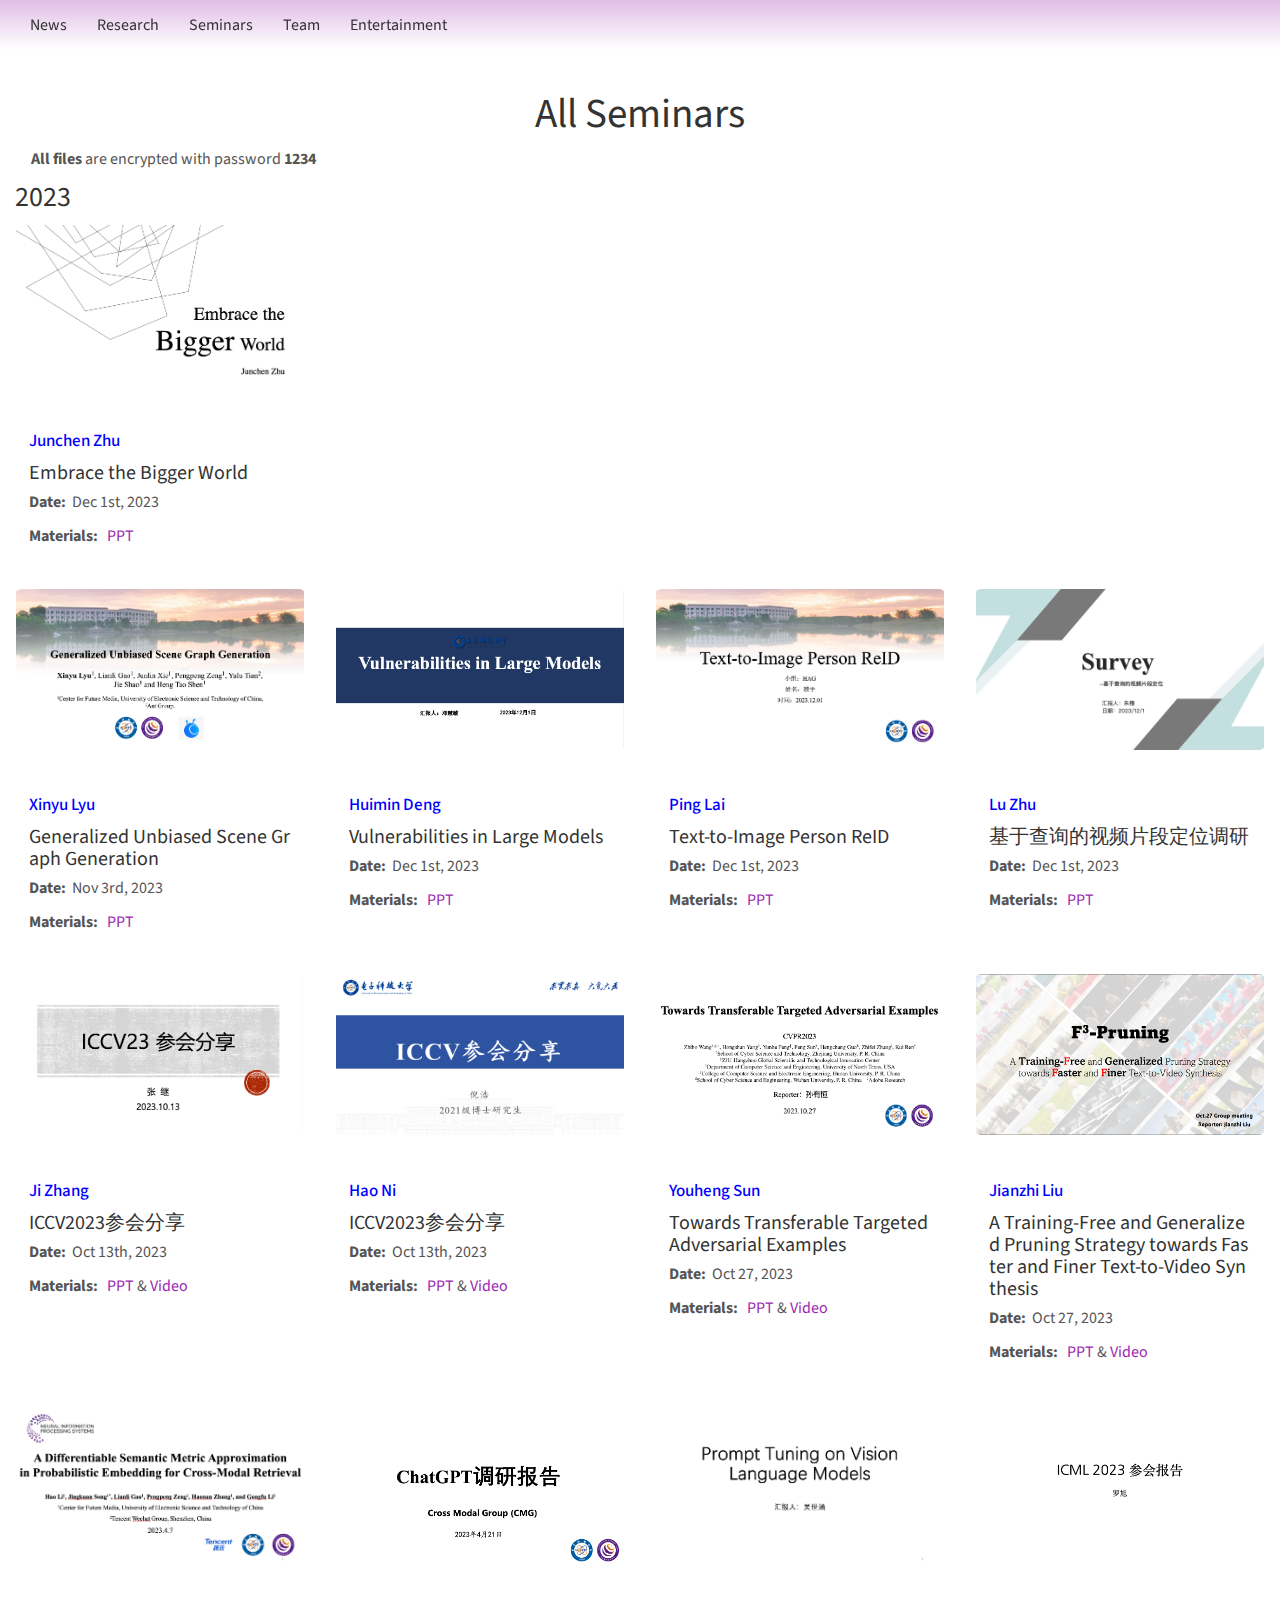
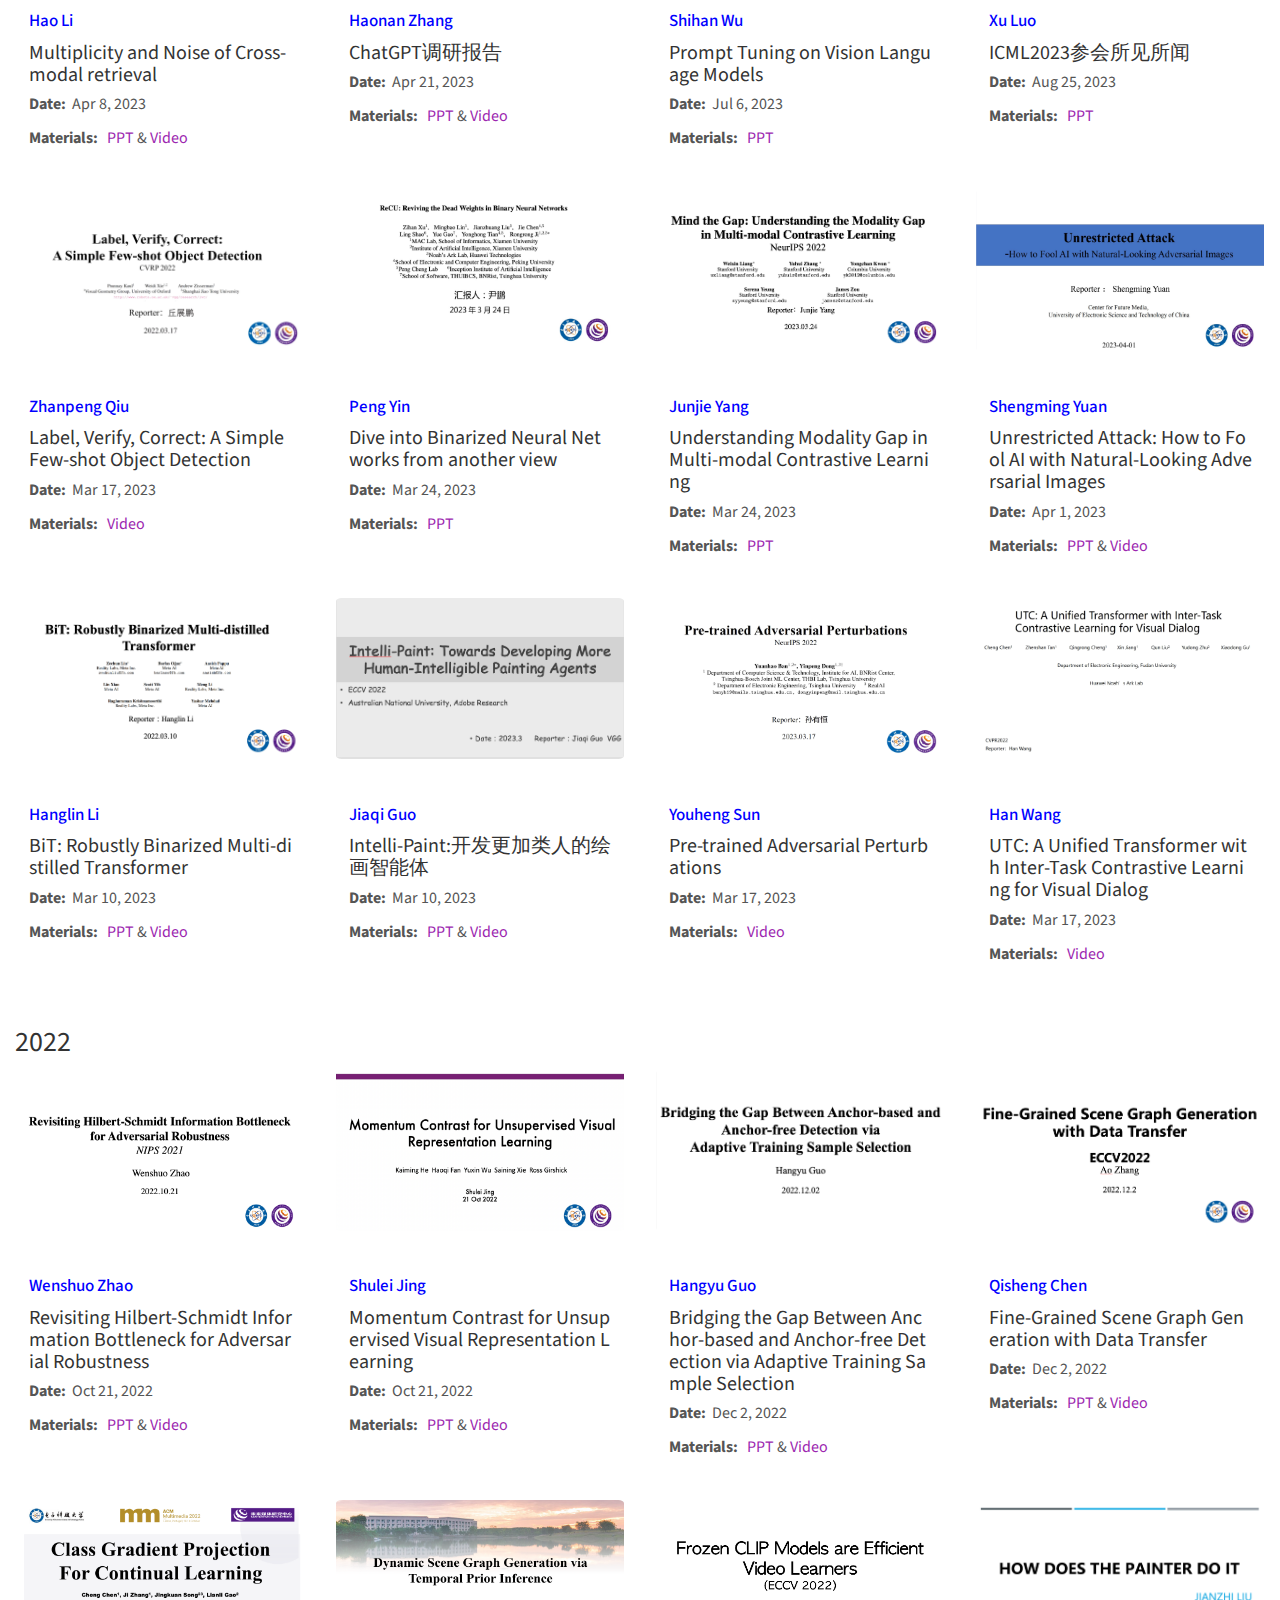
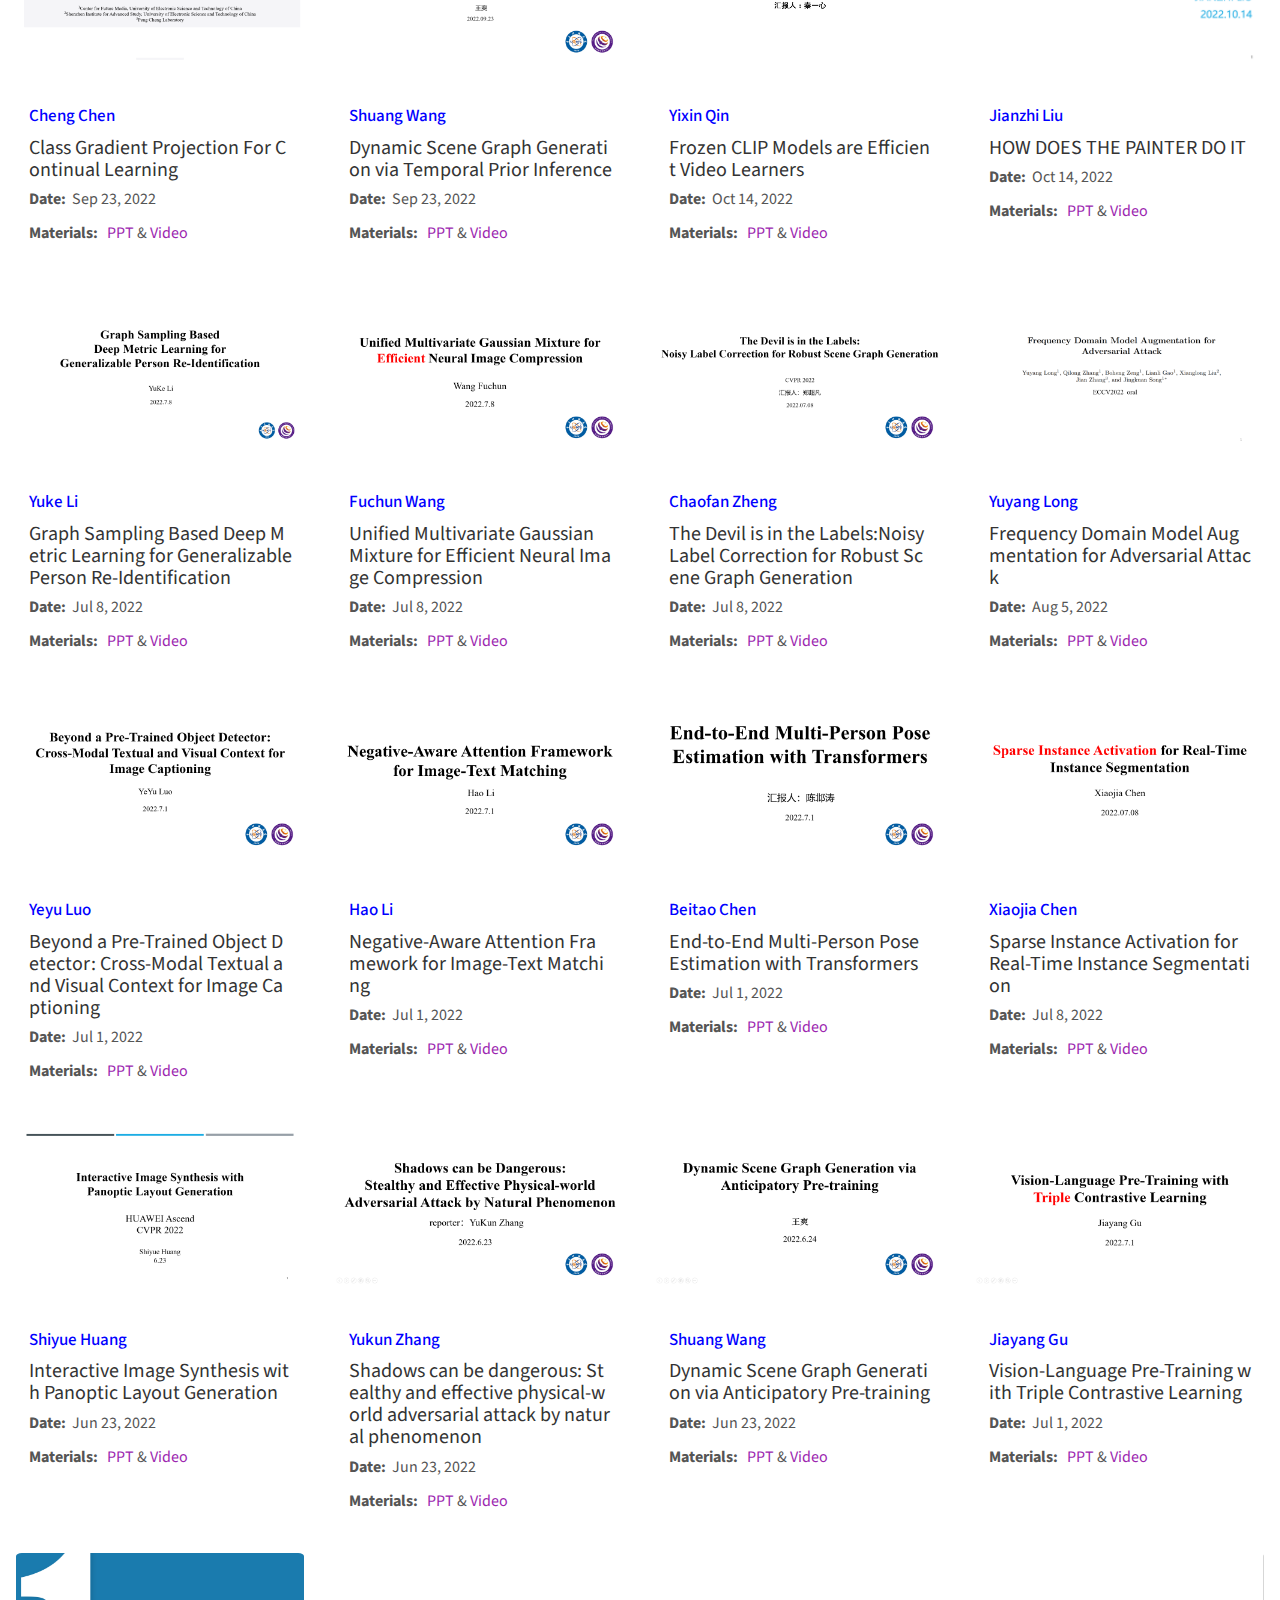
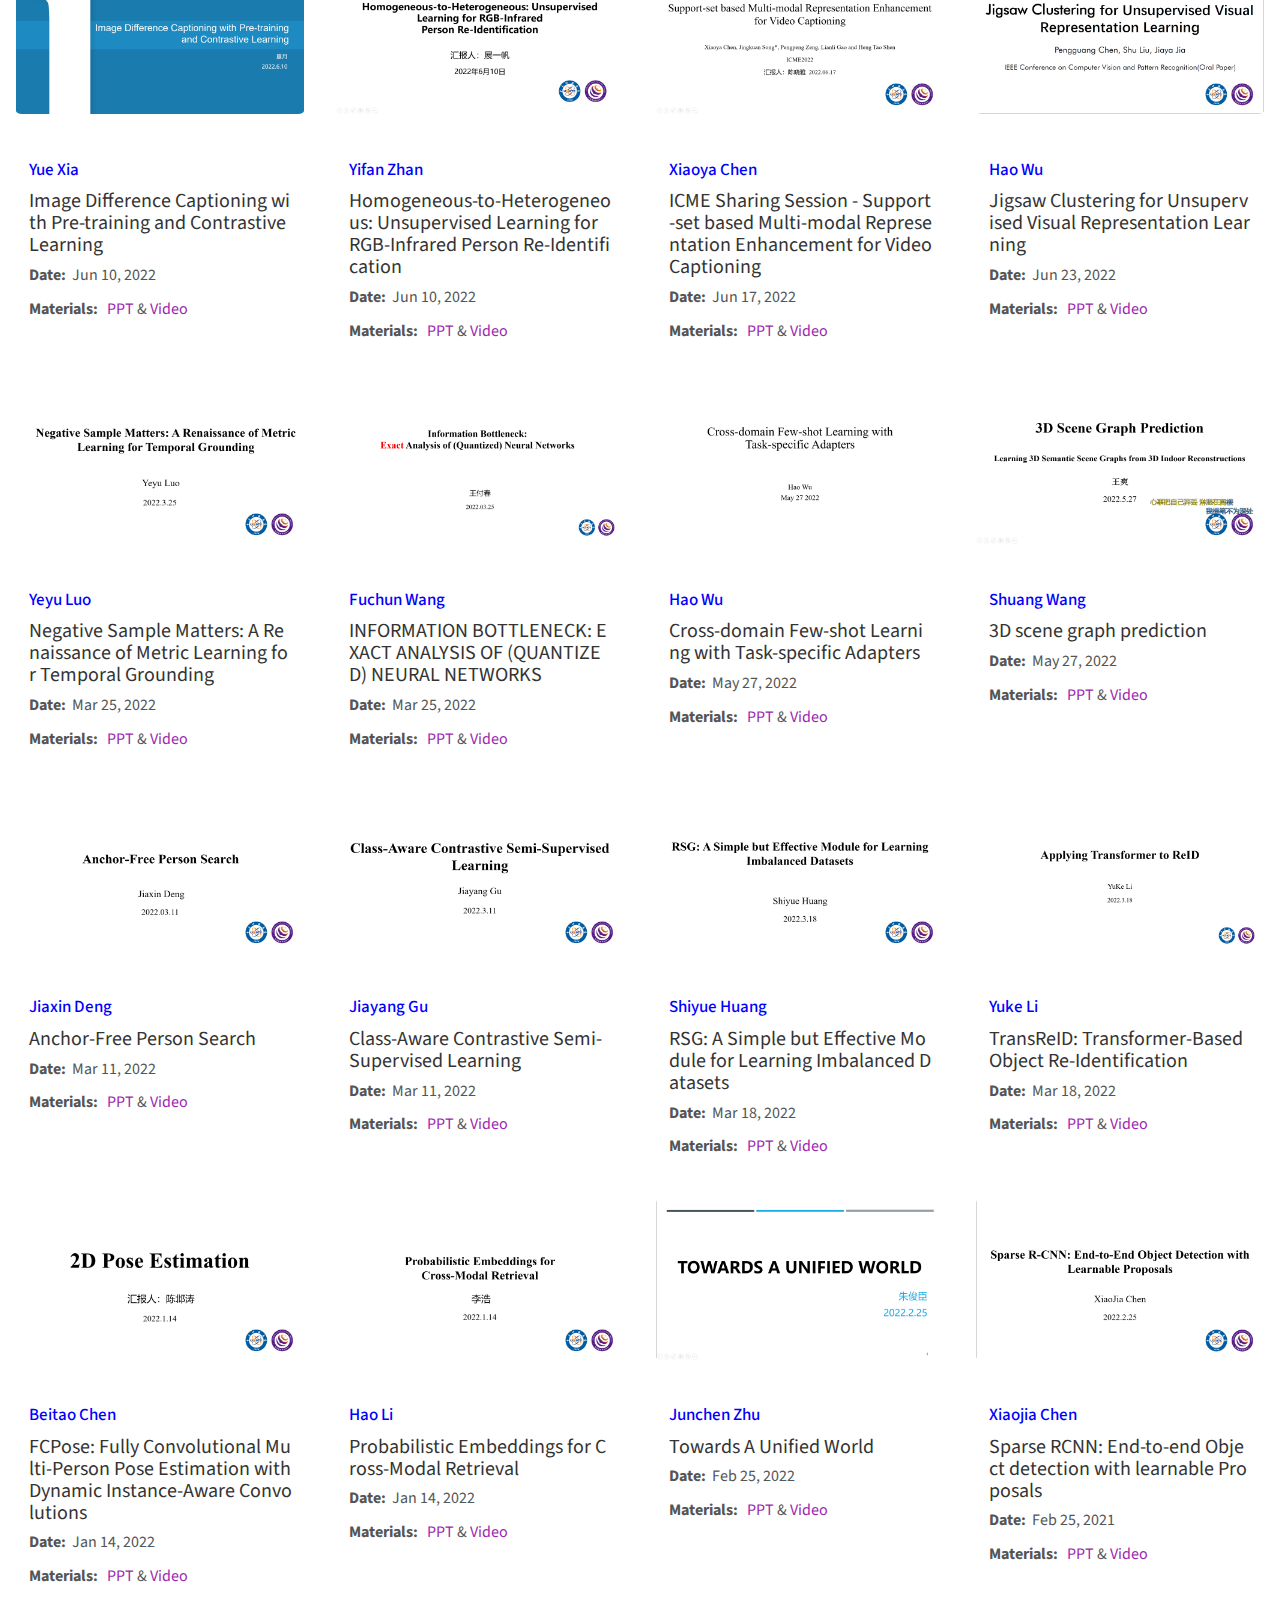
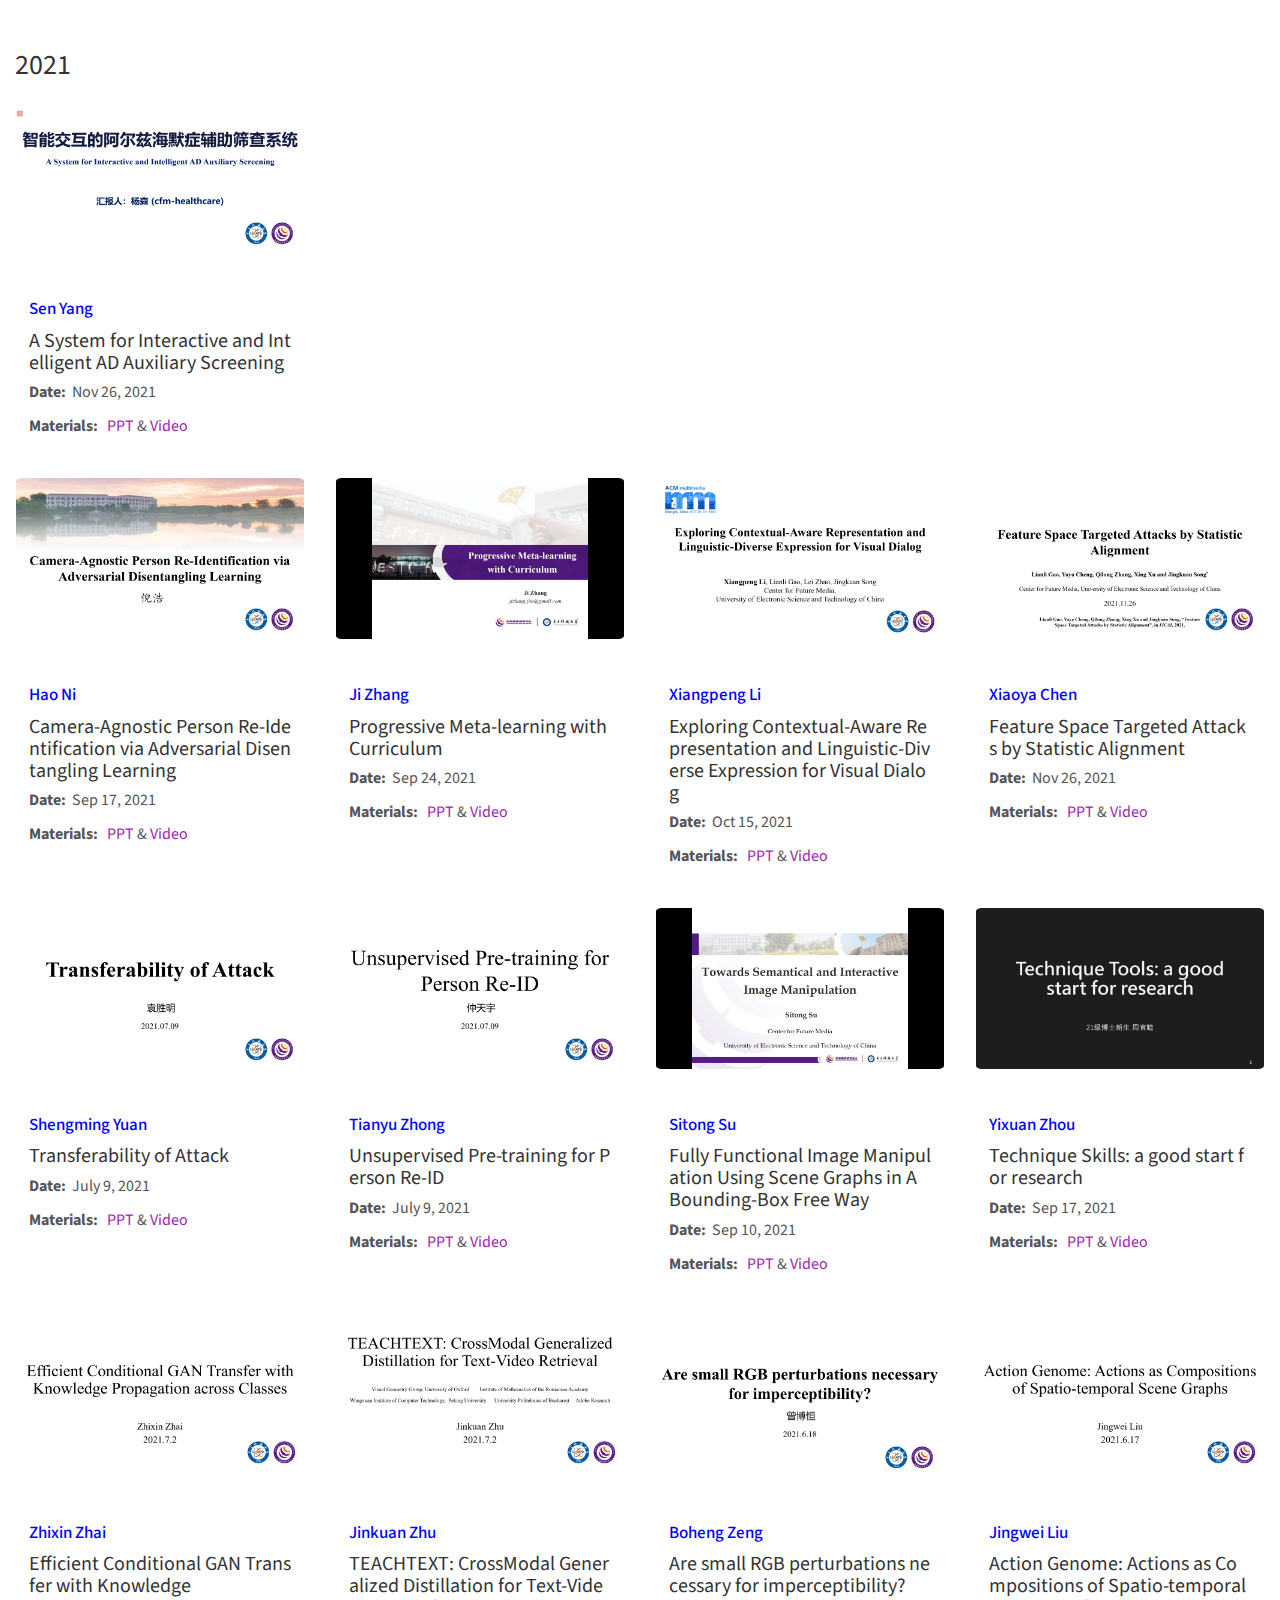
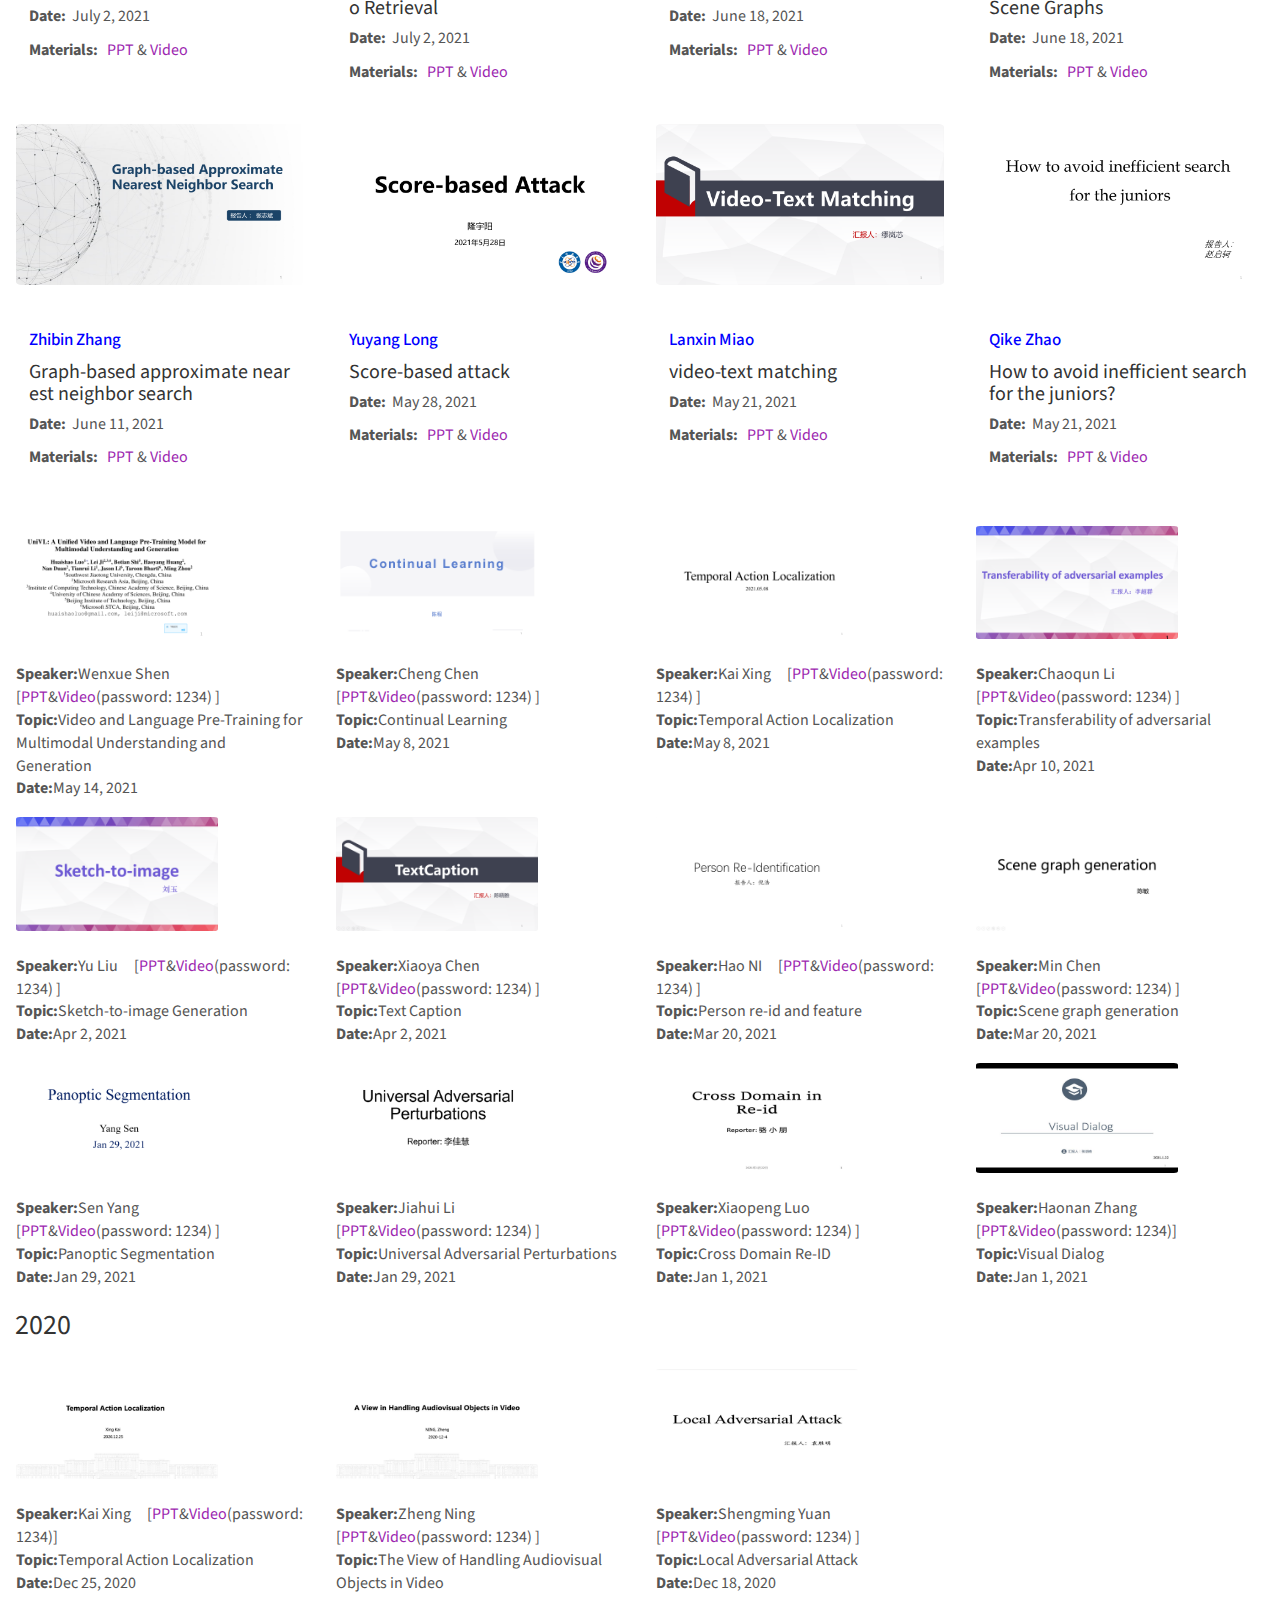
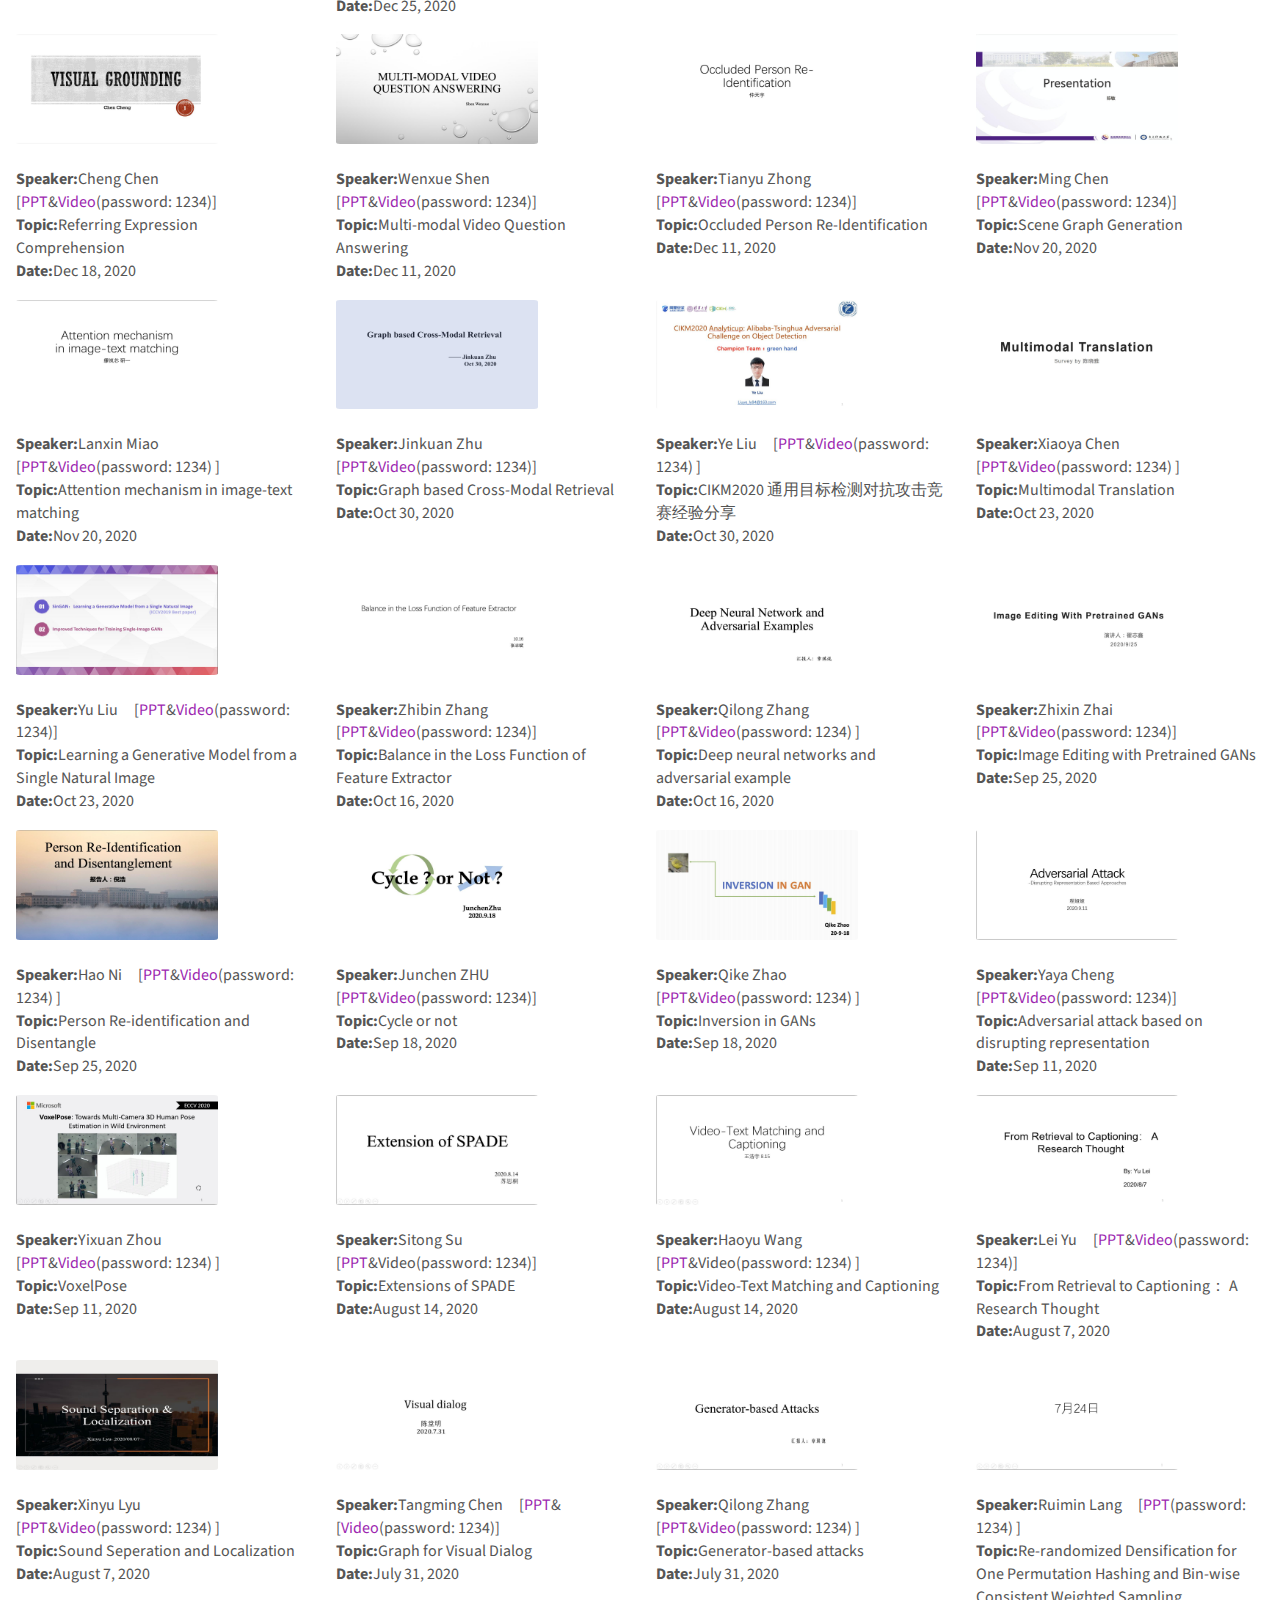
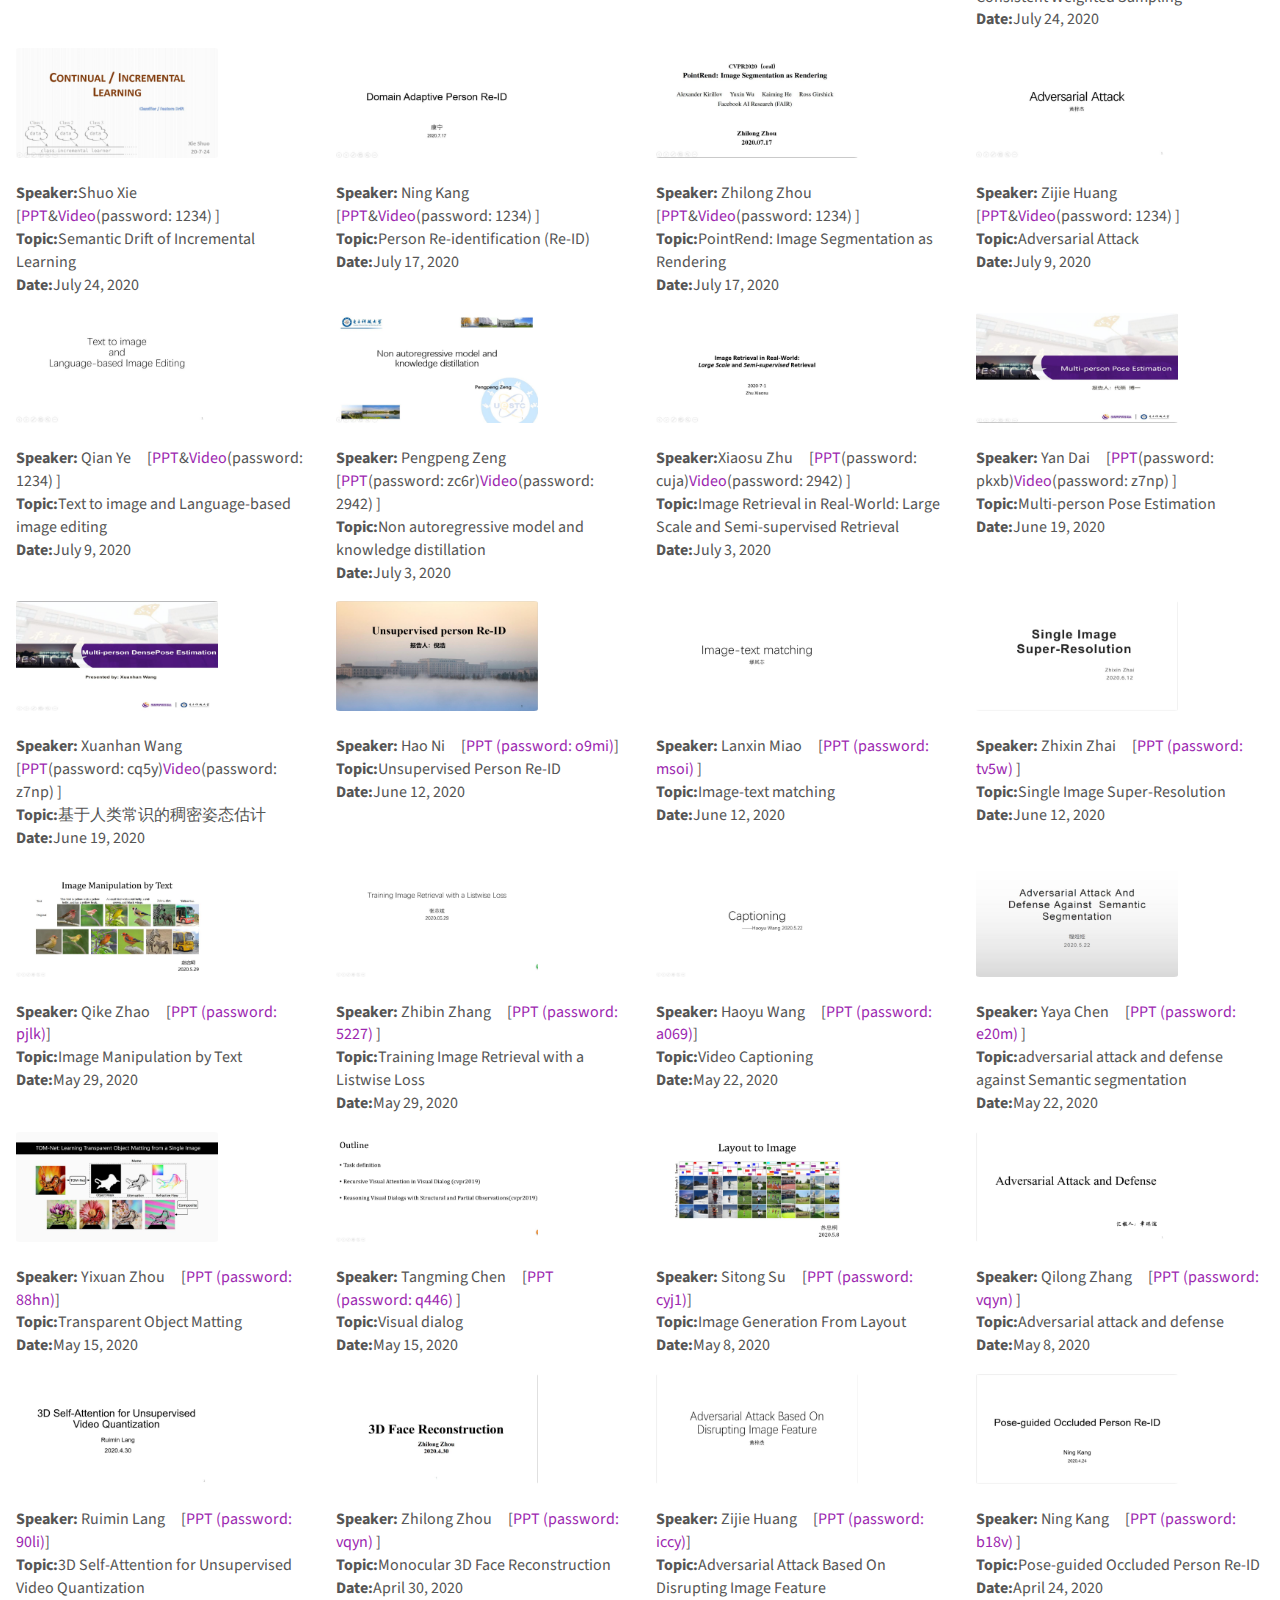
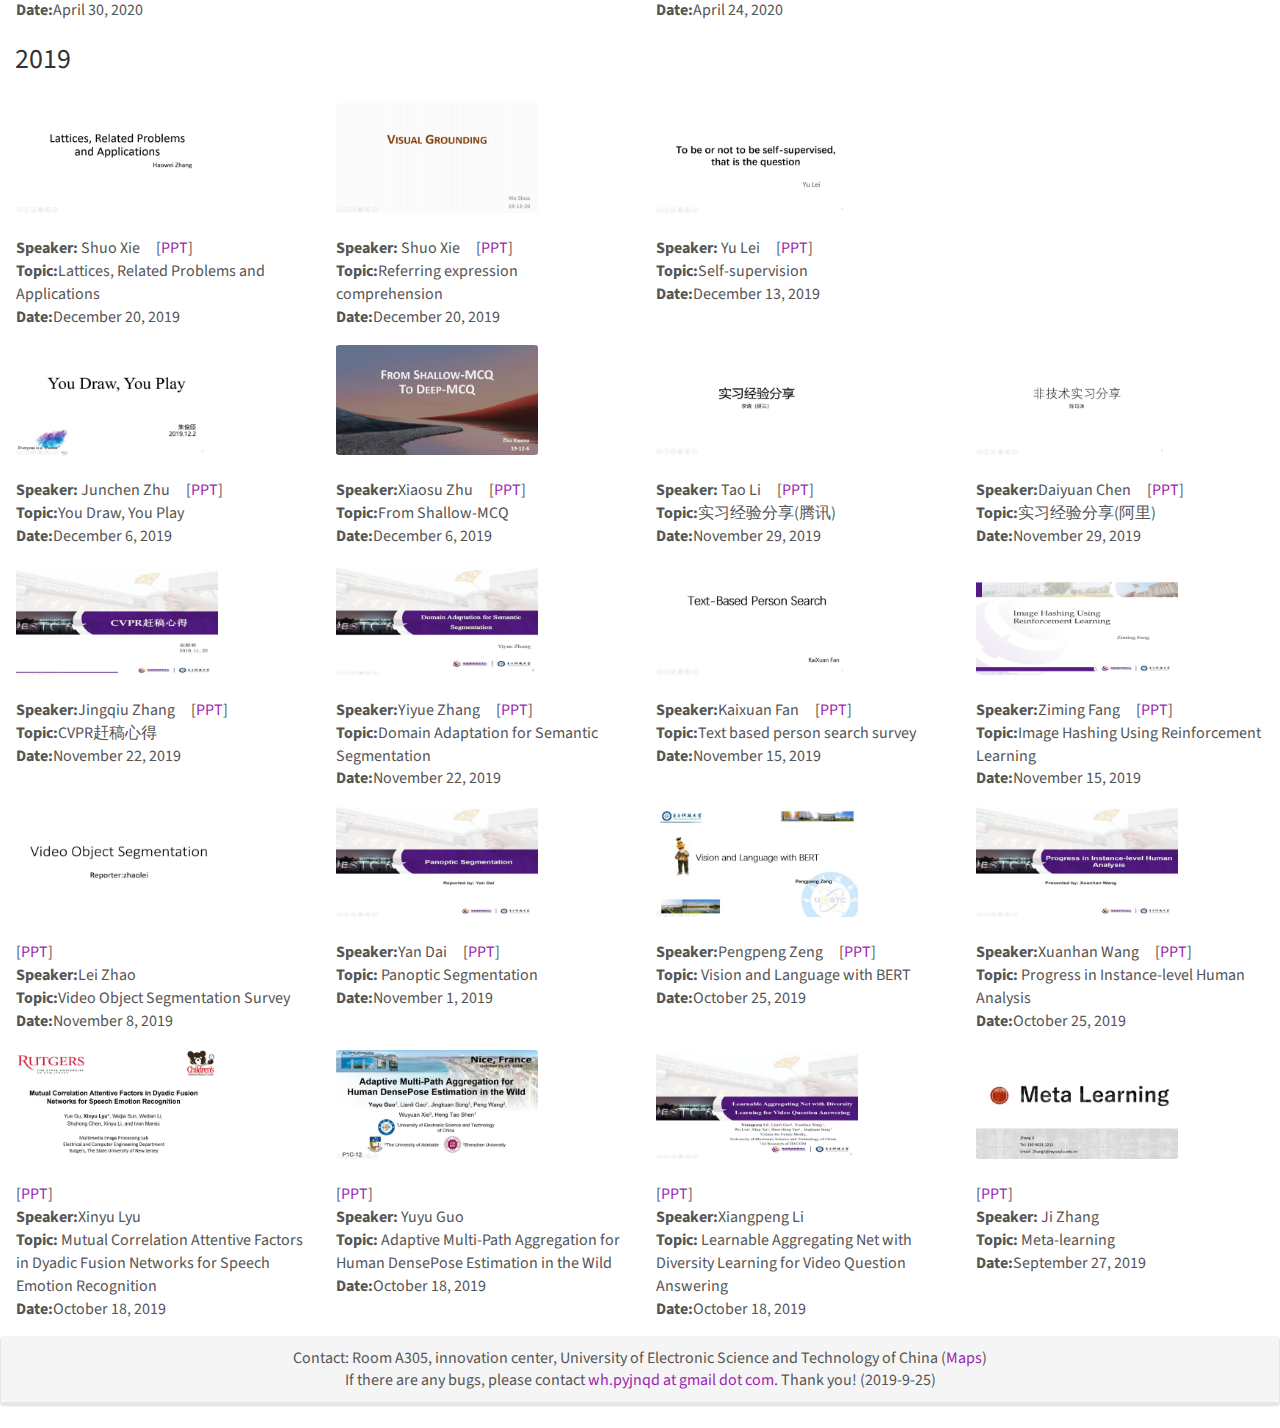
<file: seminars/all_seminars.html>
<!DOCTYPE html>
<html>


<head>
  <!-- <script async src="https://busuanzi.ibruce.info/busuanzi/2.3/busuanzi.pure.mini.js"></script> -->
  <meta charset="utf-8">
  <meta http-equiv="X-UA-Compatible" content="IE=edge">
  <meta name="viewport" content="width=device-width, initial-scale=1">
  <title>All seminars</title>
  <meta name="description" content="VLG: All seminars">
  <link rel="canonical" href="index.html">
  <link rel="stylesheet" href="../css/bootstrap.min.css">
  <!-- <link rel="stylesheet" href="../css/bootstrap.css"> -->
  <link rel="stylesheet" href="../css/main.css">
  <link rel="shortcut icon" type="image/x-icon" href="../images/assests/favicon.ico">
  <script src="https://code.jquery.com/jquery-3.5.0.js"></script>
</head>


<body>

  <div class="navbar navbar-default navbar-fixed-top" role="navigation">
    <div class="navbar-background-container">
      <div class="container-fluid">
        <!-- <div class="navbar-header">
          <button type="button" class="navbar-toggle collapsed" data-toggle="collapse" data-target="#navbar-collapse-1"
            aria-expanded="false">
            <span class="sr-only">Toggle navigation</span>
            <span class="icon-bar"></span>
            <span class="icon-bar"></span>
            <span class="icon-bar"></span>
          </button>

          <a class="navbar-brand" href="../index.html">Vision and Language Group@CFM, UESTC</a>
        </div> -->

        <div class="collapse navbar-collapse" id="navbar-collapse-1">
          <ul class="nav navbar-nav navbar-left" >
            <li><a href="../index.html" class="hvr-underline-from-center">News</a></li>
            <li><a href="../research/index.html" class="hvr-underline-from-center">Research</a></li>
            <li><a href="index.html" class="hvr-underline-from-center">Seminars</a></li>
            <li><a href="../members/index.html" class="hvr-underline-from-center">Team</a></li>
            <li><a href="../entertainment/index.html" class="hvr-underline-from-center">Entertainment</a></li>
          </ul>
        </div>

      </div>
    </div>
  </div>

  <div id="space"></div>
  <script>
    $( "#space" ).load( "all_seminars_content.html #to_be_included" );
  </script>

        <div id="footer" class="panel">
          <div class="panel-footer">
            <div class="container-fluid">
              <div class="row">
                <center>
                  <div class="col-sm-12">
                    Contact: Room A305, innovation center, University of Electronic Science and Technology of China (<a
                      href="https://www.amap.com/search?query=%E7%94%B5%E5%AD%90%E7%A7%91%E6%8A%80%E5%A4%A7%E5%AD%A6%E6%B8%85%E6%B0%B4%E6%B2%B3%E6%A0%A1%E5%8C%BA%E5%88%9B%E6%96%B0%E4%B8%AD%E5%BF%83&city=510100&geoobj=103.851502%7C30.542145%7C104.389832%7C30.782536&zoom=12">Maps</a>)
                    <br />
                    If there are any bugs, please contact <a
                      href="mailto:wh.pyjnqd@gmail.com">wh.pyjnqd at gmail dot com</a>. Thank you!
                    (2019-9-25) <br />

                </center>
              </div>
            </div>
          </div>
        </div>
</div>

        <script src="../js/jquery.min.js"></script>
        <script src="../js/bootstrap.min.js"></script>


</body>

</html>
</file>
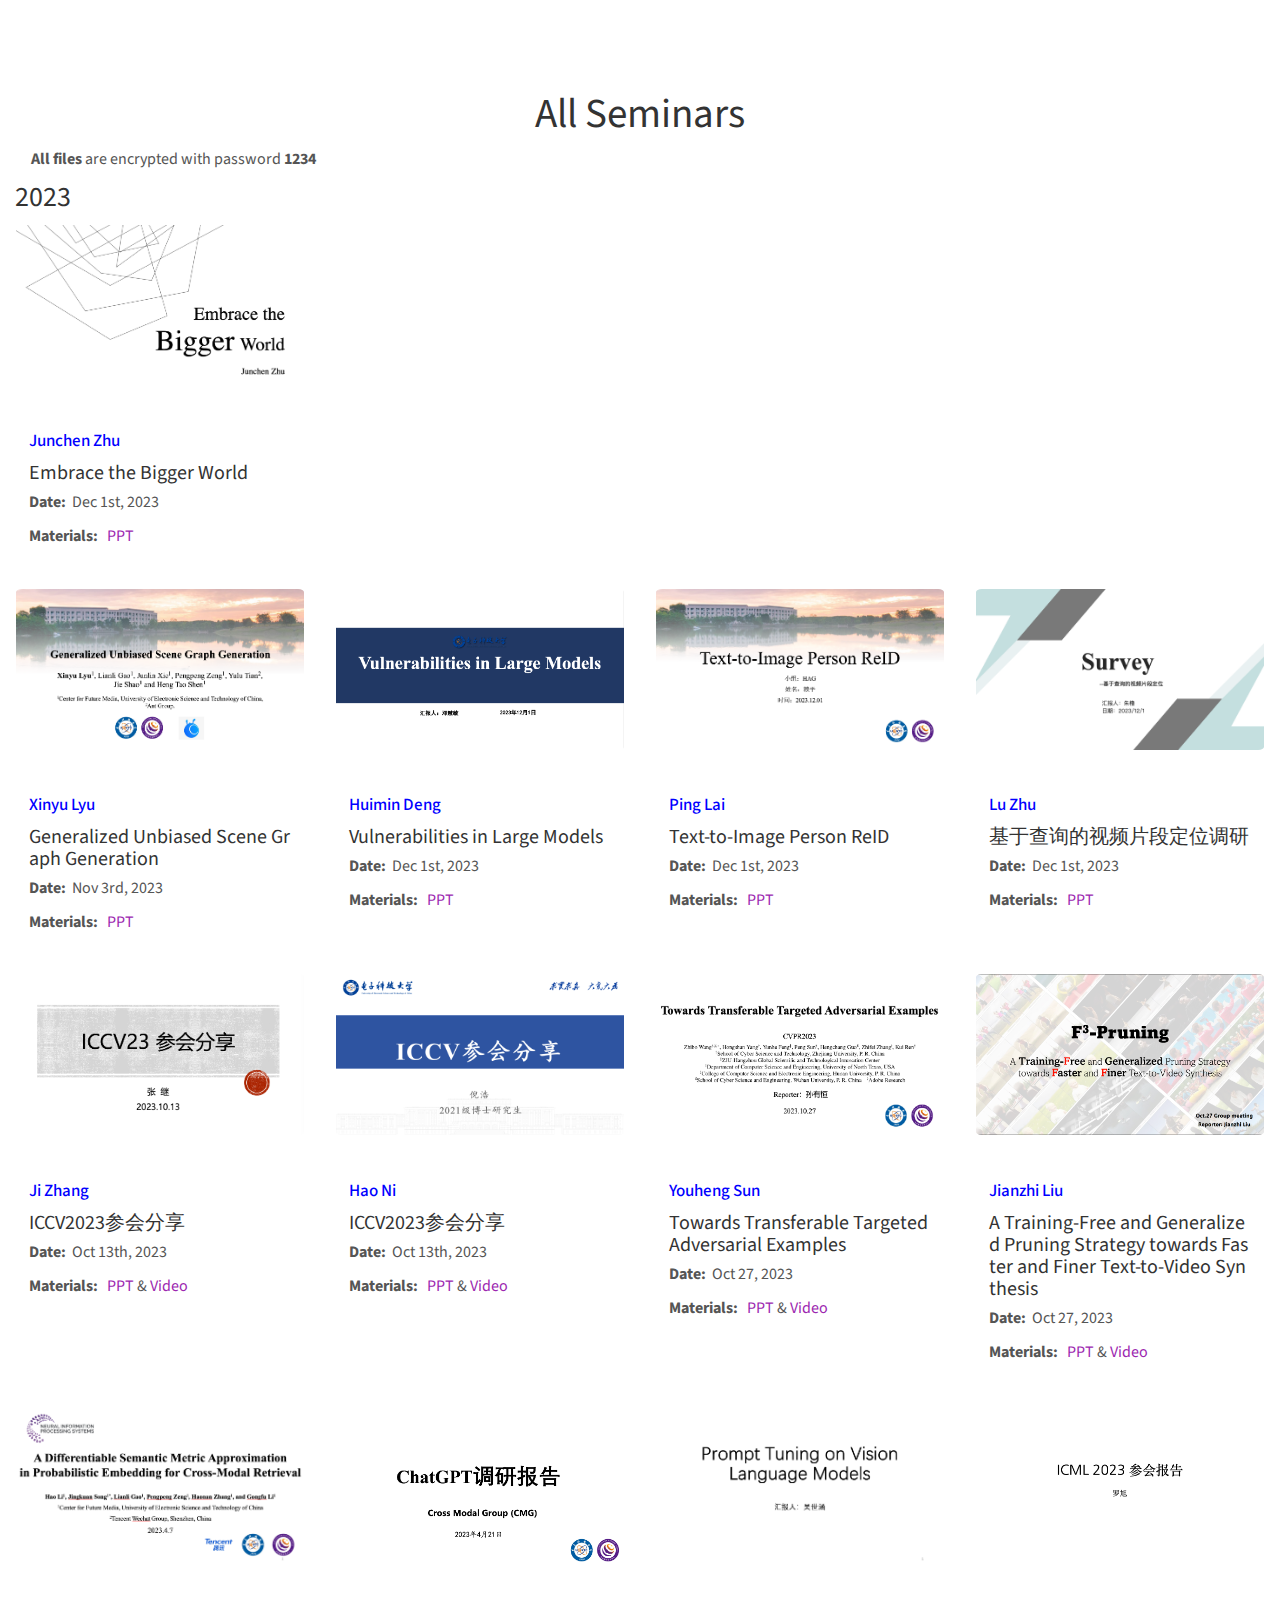
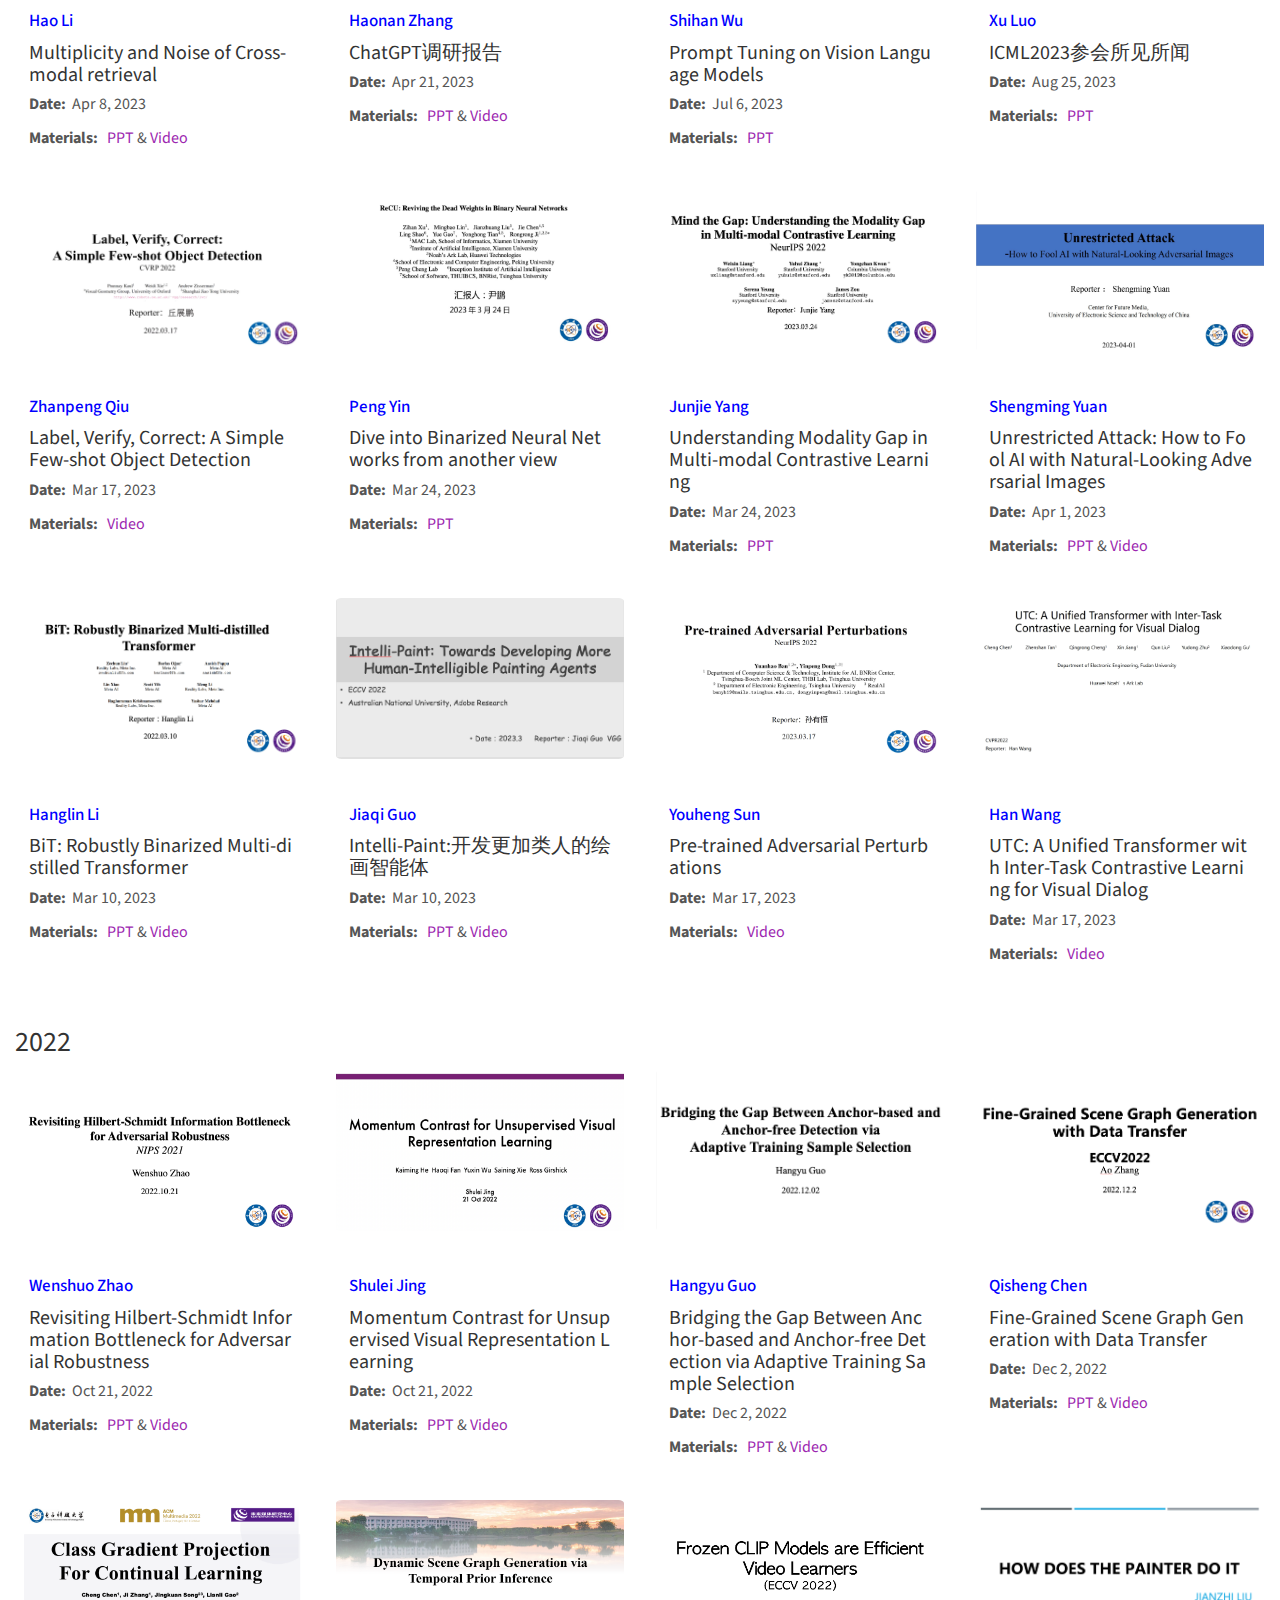
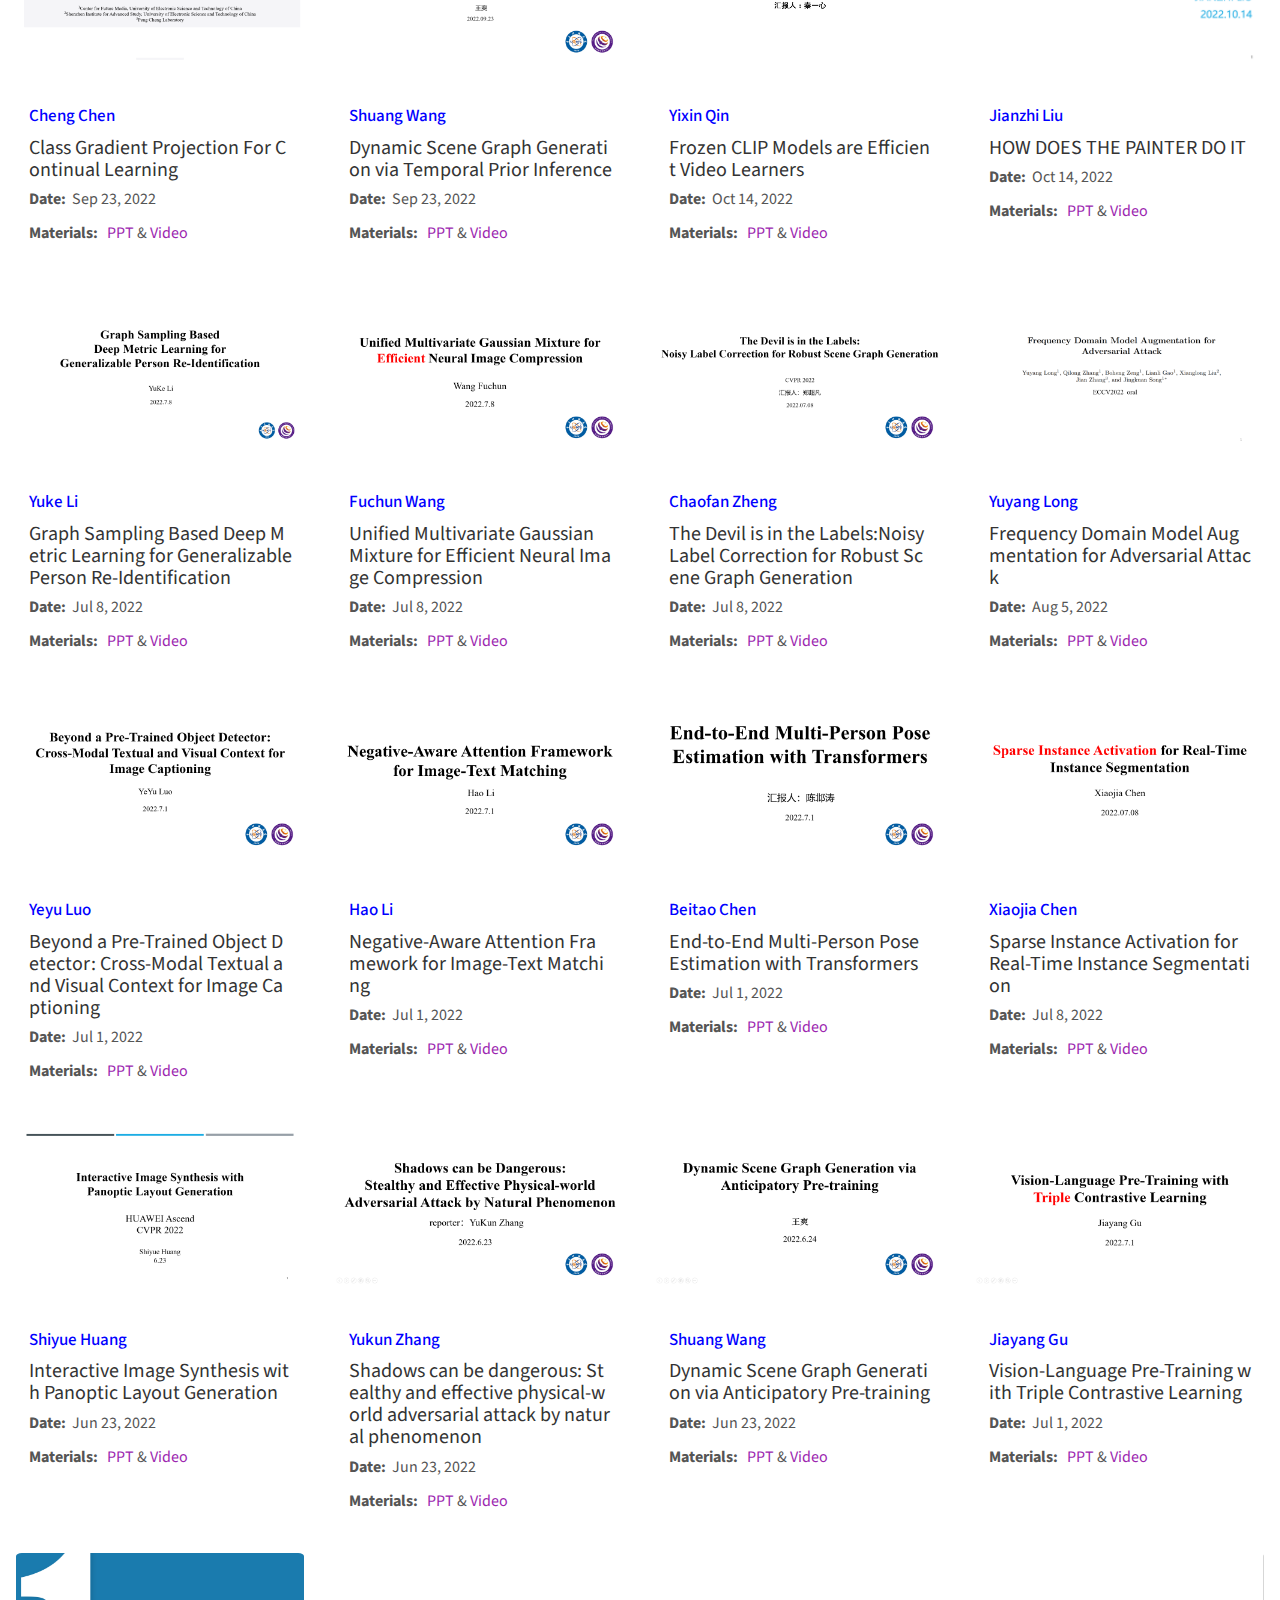
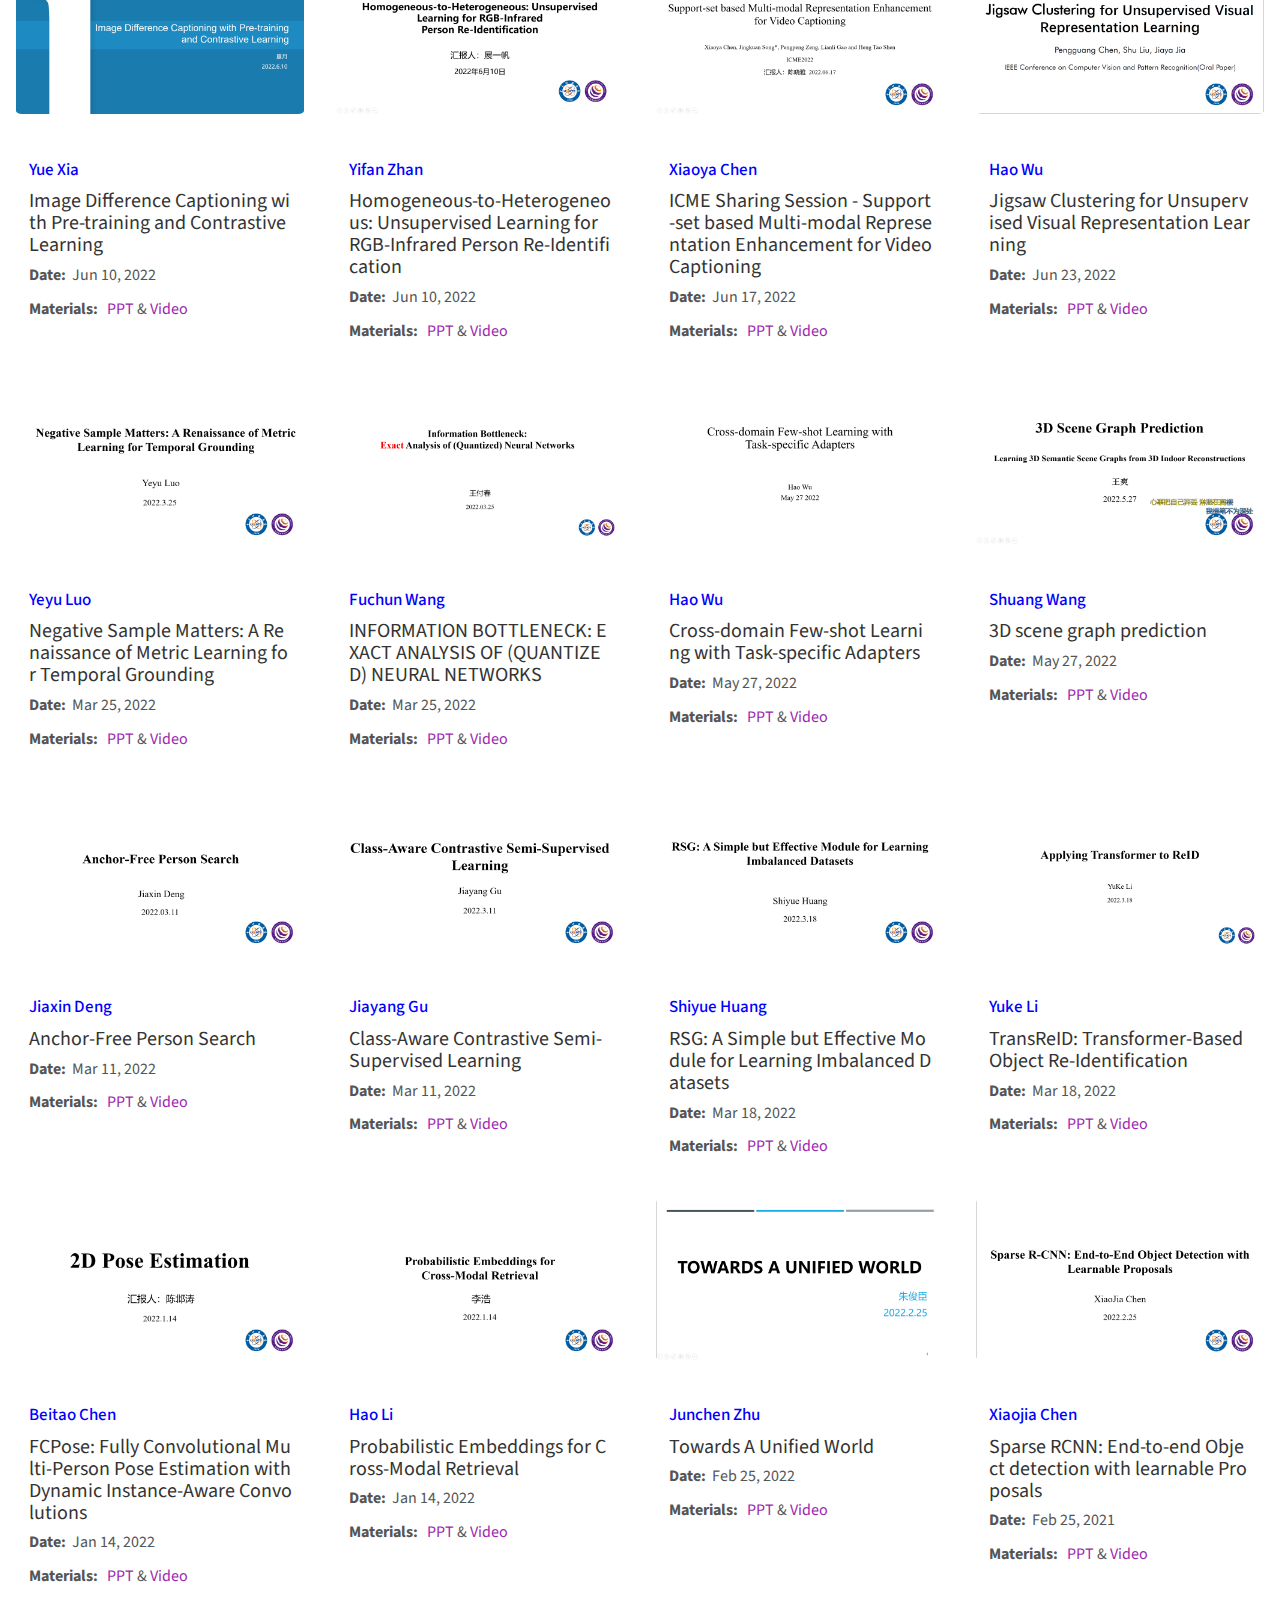
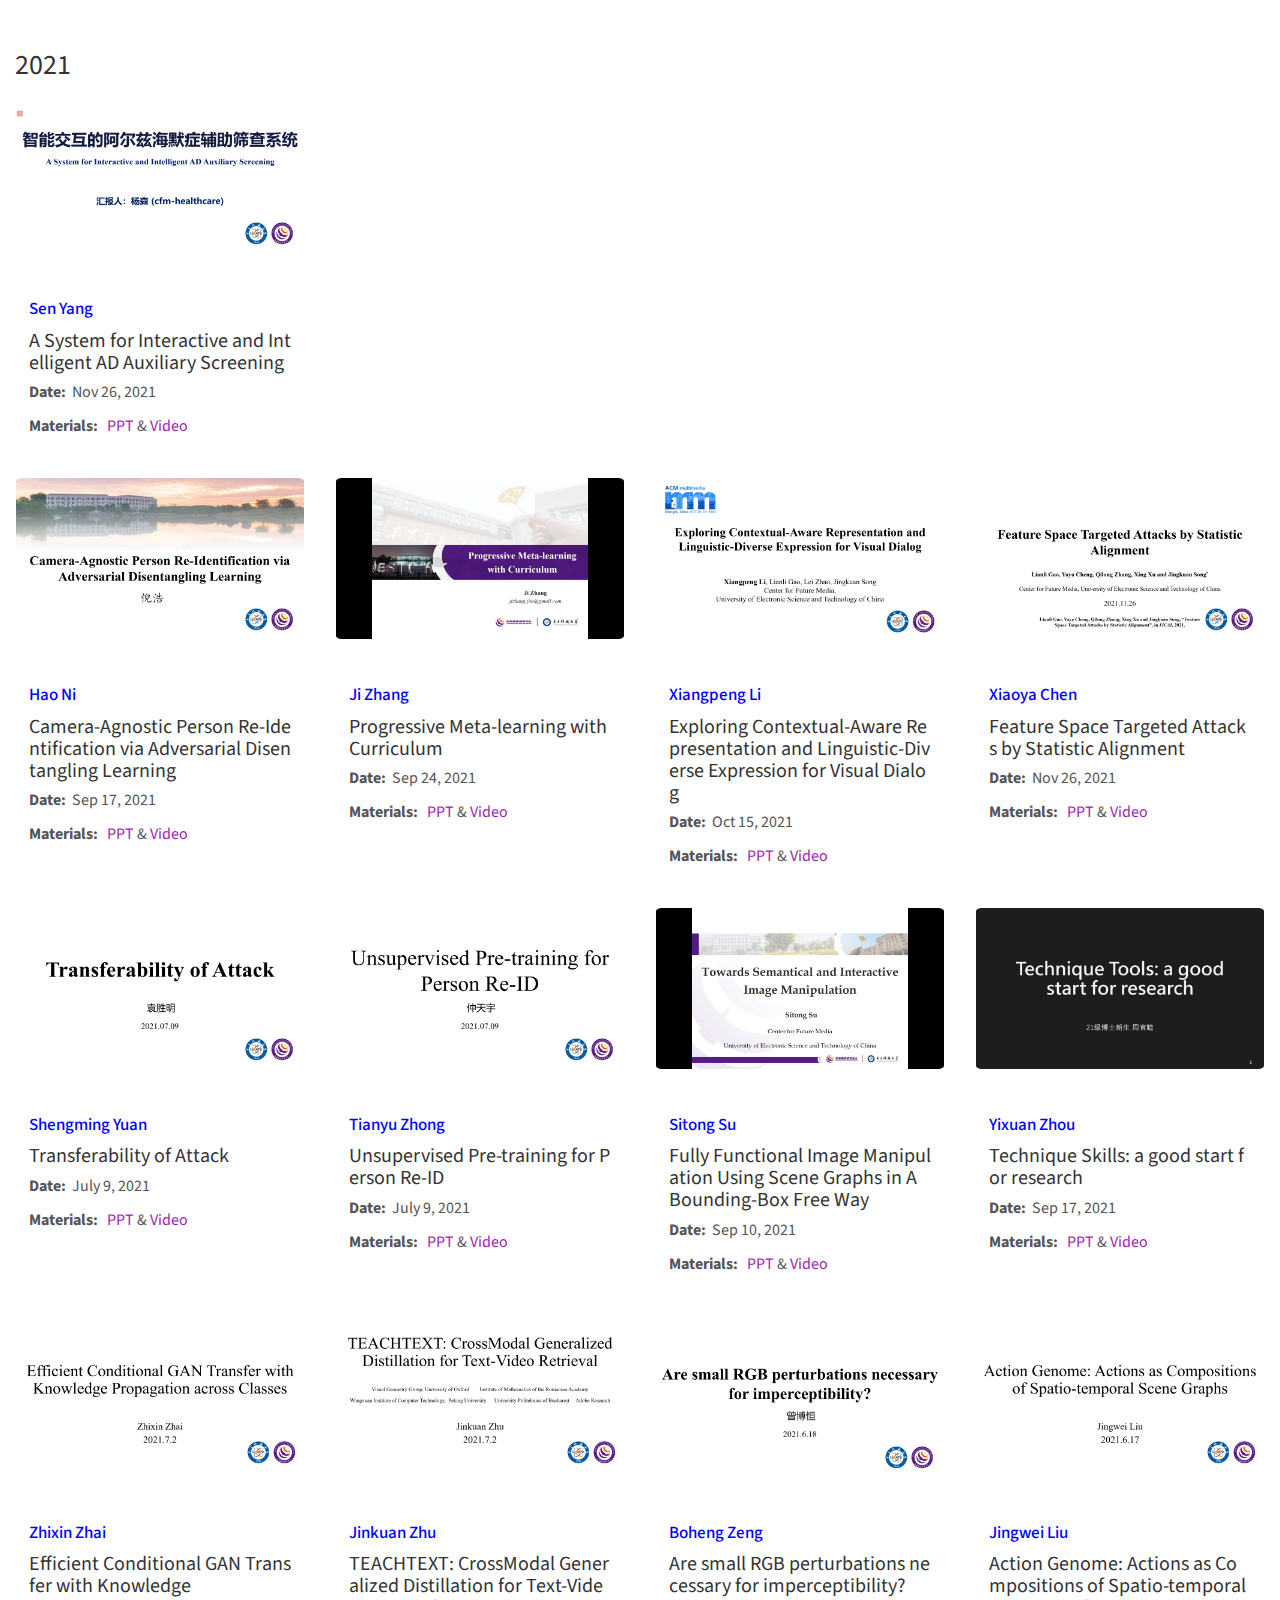
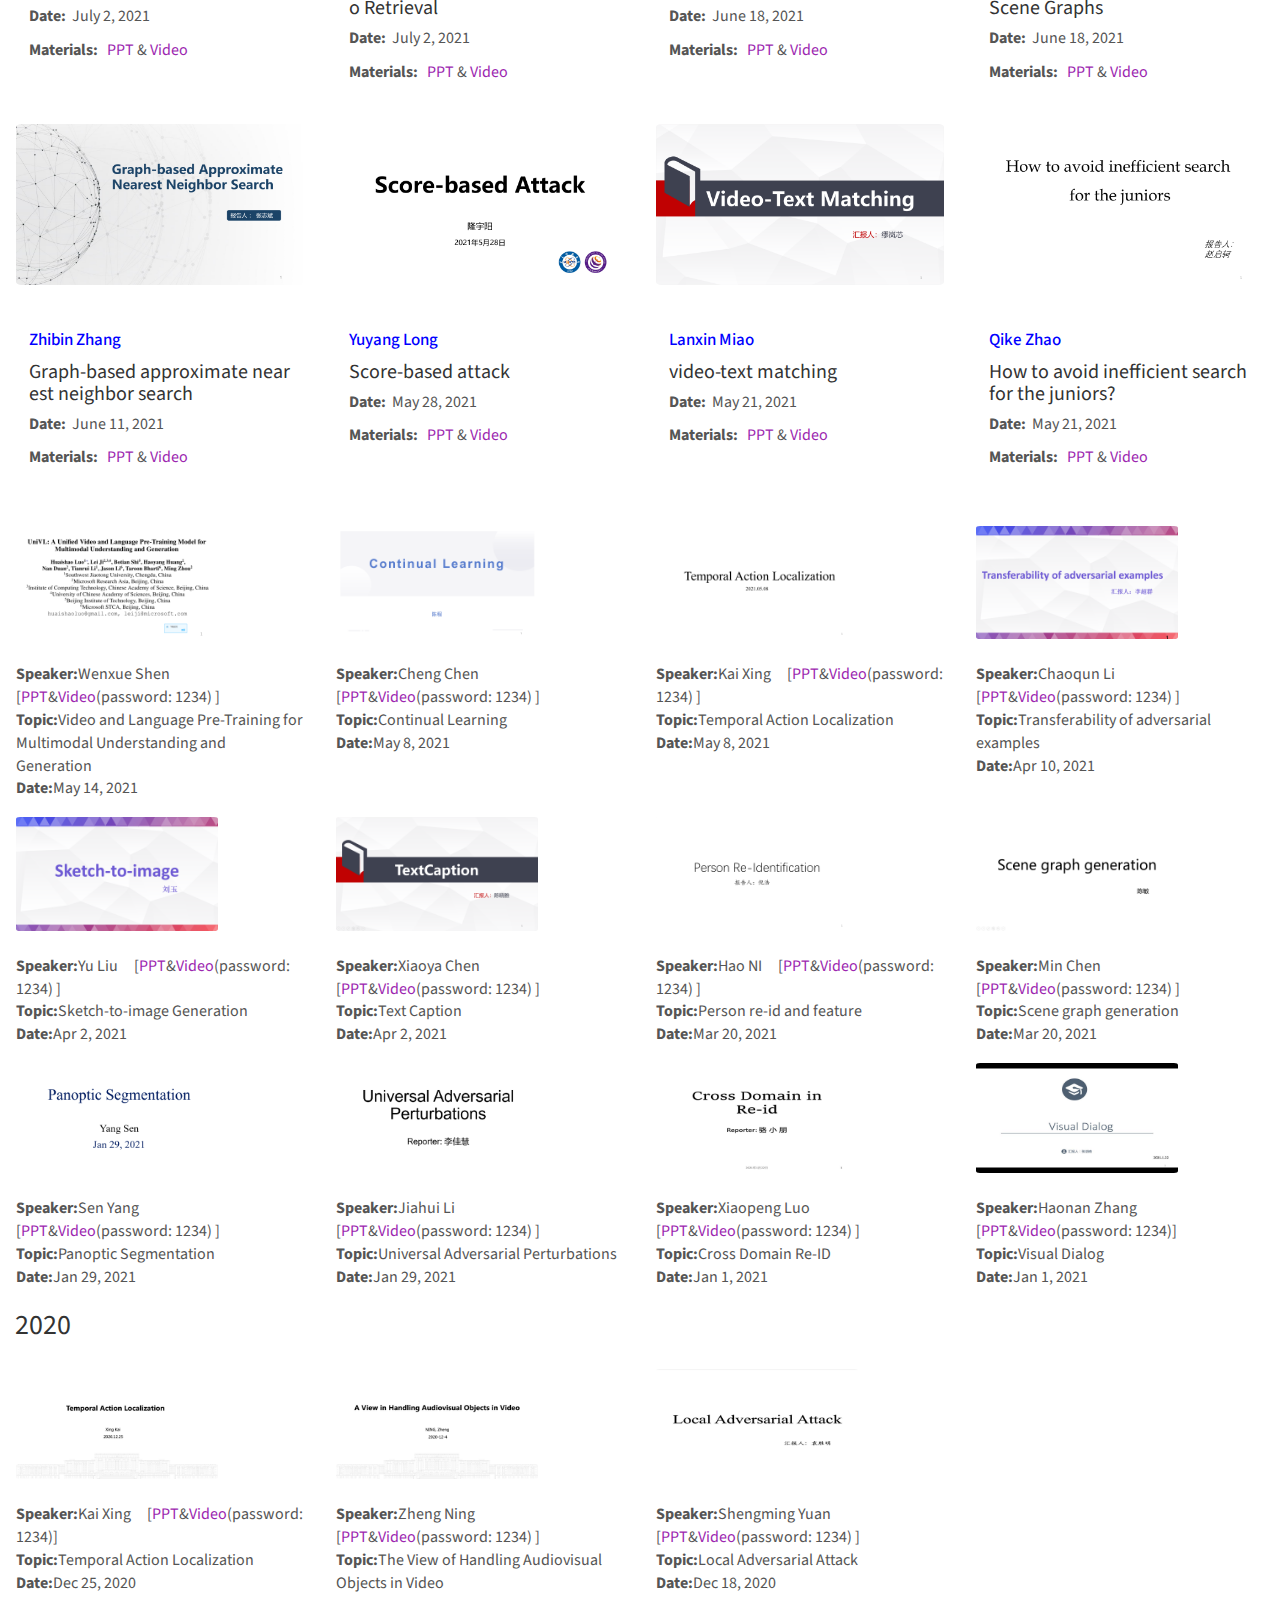
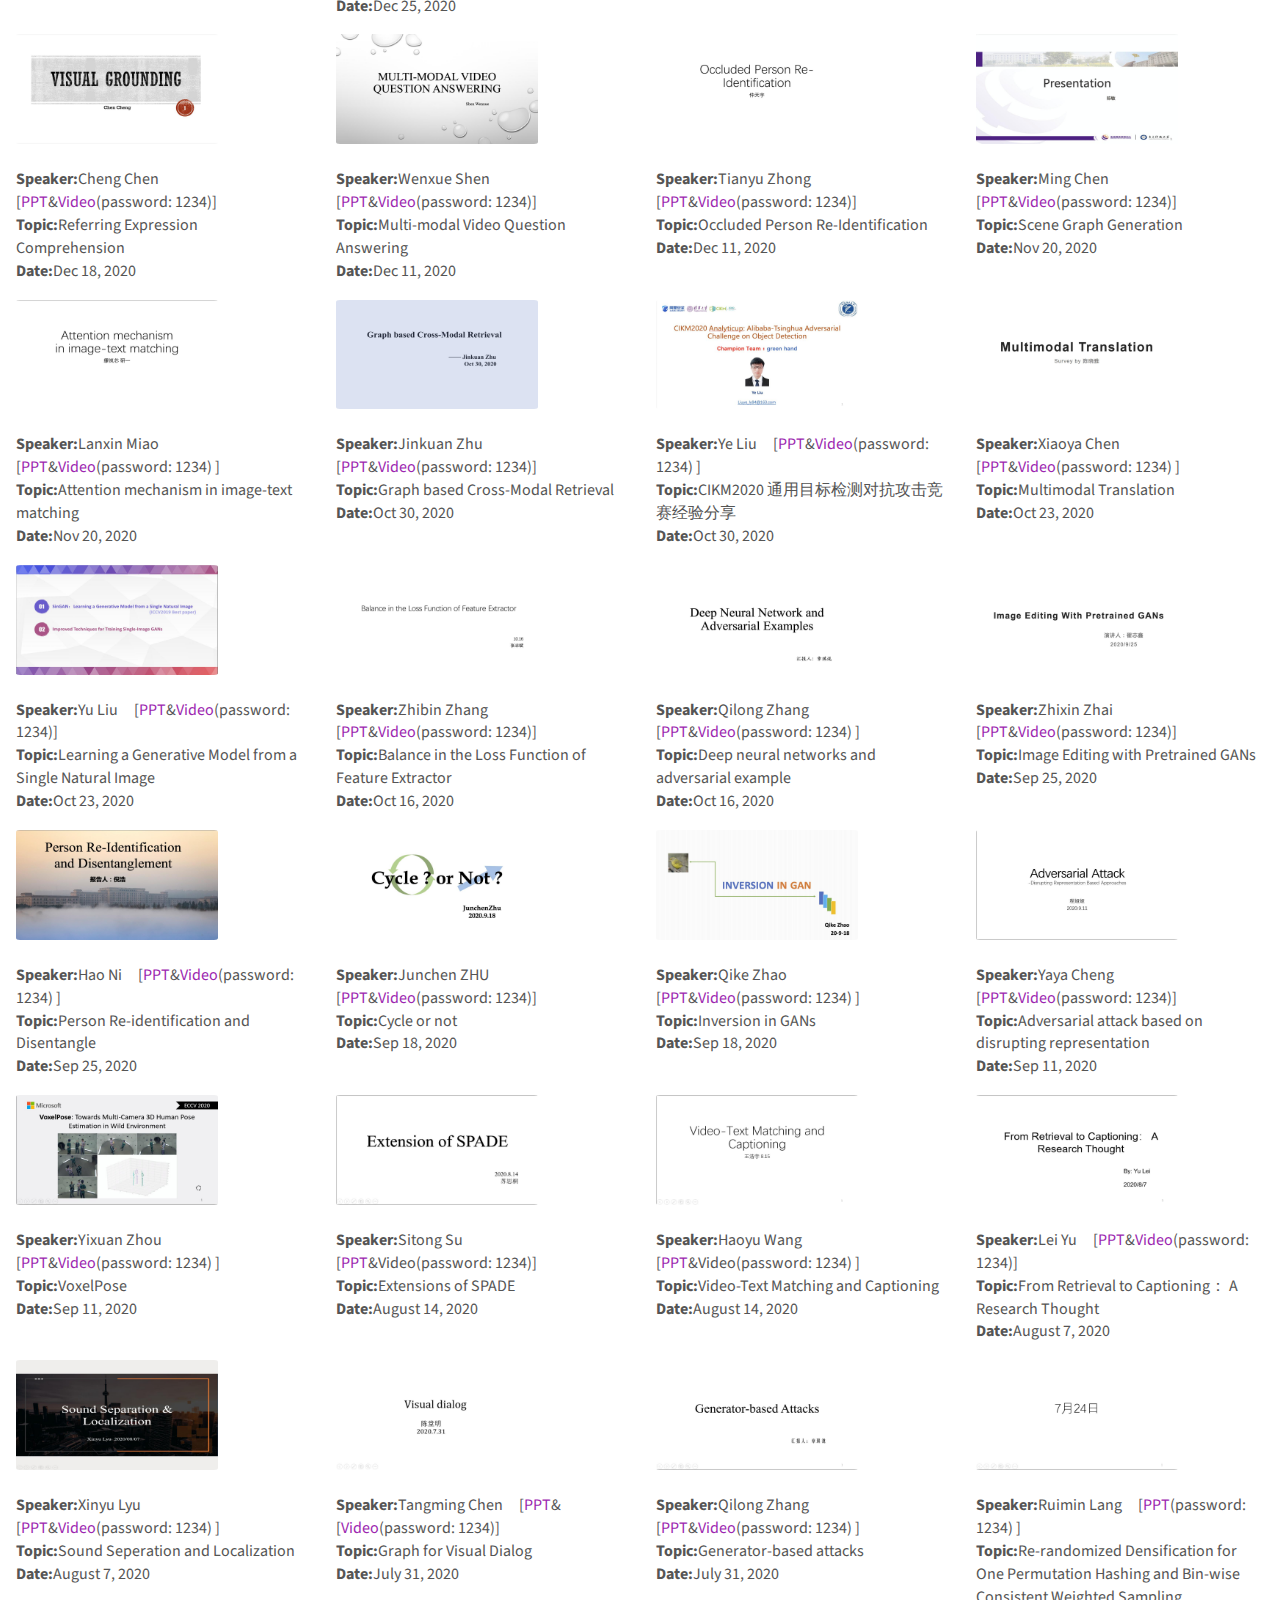
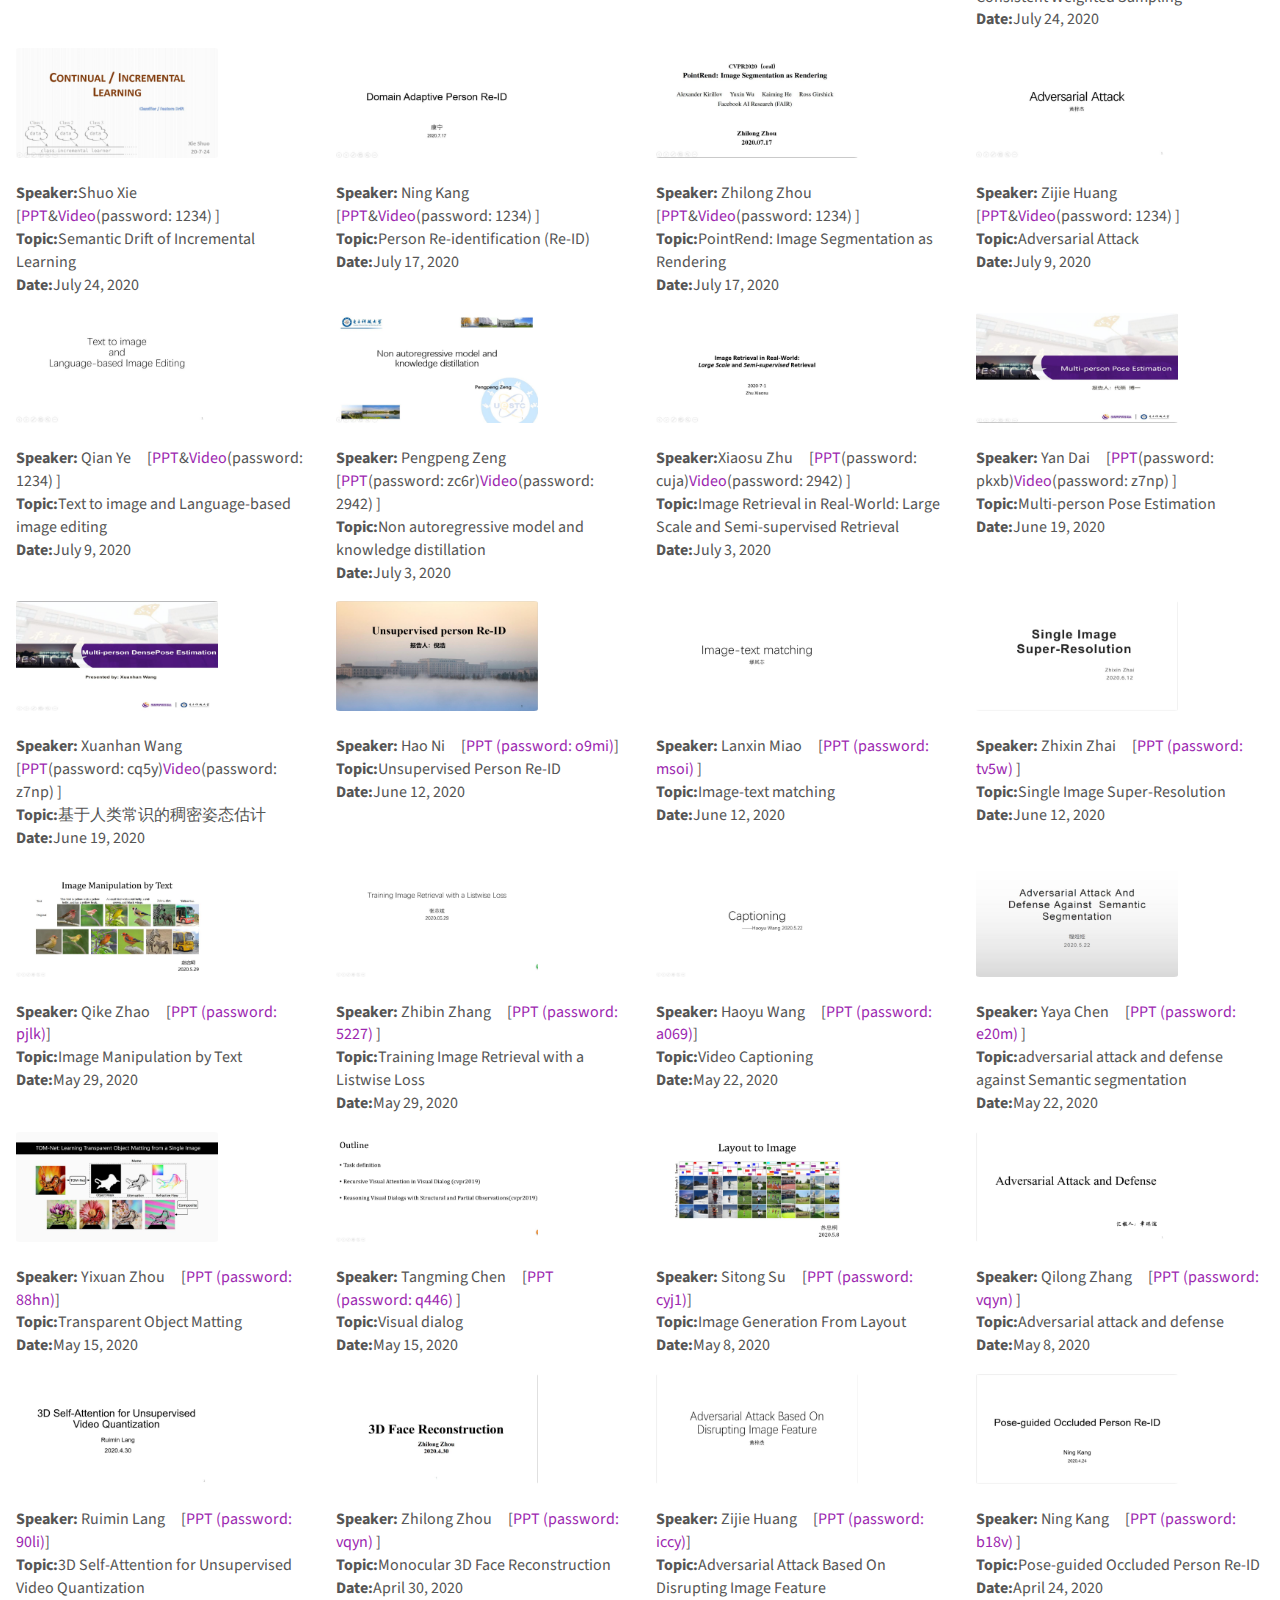
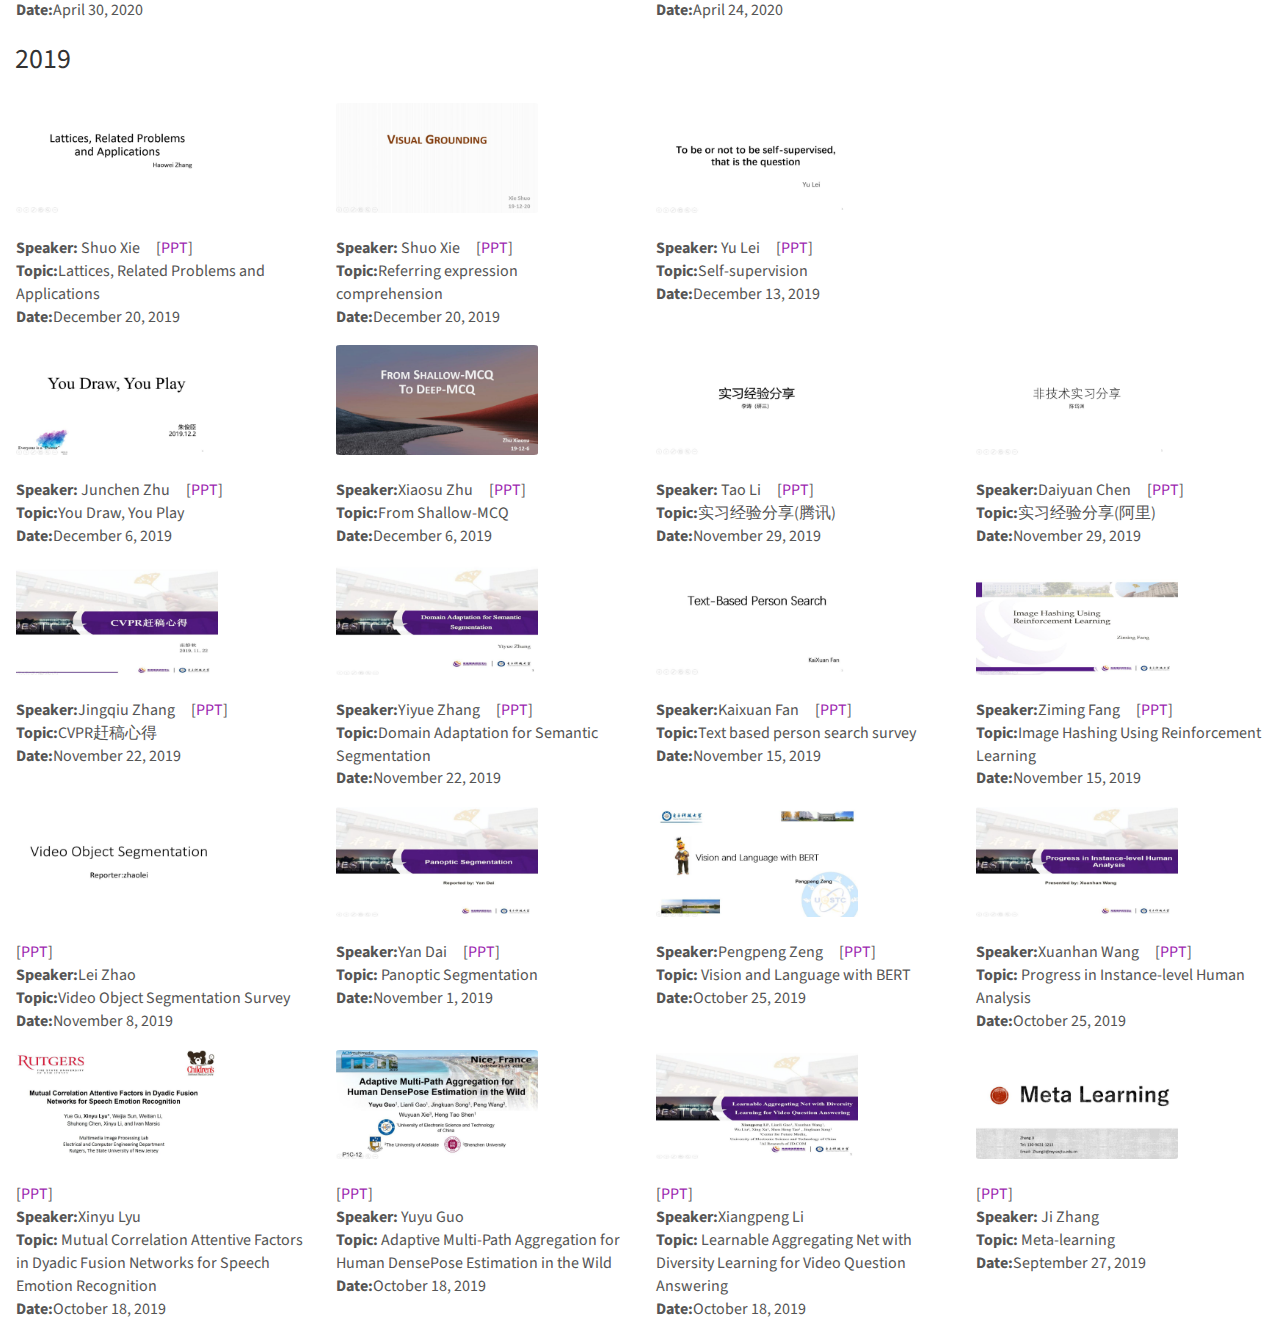
<file: seminars/all_seminars_content.html>
<!DOCTYPE html>
<html>

<head>
    <!-- <script async src="https://busuanzi.ibruce.info/busuanzi/2.3/busuanzi.pure.mini.js"></script> -->
    <meta charset="utf-8">
    <meta http-equiv="X-UA-Compatible" content="IE=edge">
    <!-- <meta name="viewport" content="width=device-width, initial-scale=1"> -->
    <meta name="viewport" content="width=1024">
    <title>All seminars</title>
    <meta name="description" content="VLG: All seminars">
    <link rel="canonical" href="index.html">
    <link rel="stylesheet" href="../css/bootstrap.min.css">
    <!-- <link rel="stylesheet" href="../css/bootstrap.css"> -->
    <link rel="stylesheet" href="../css/main.css">
    <link rel="shortcut icon" type="image/x-icon" href="../images/assests/favicon.ico">
</head>

<body>
    <div class="container-fluid" id="to_be_included">

          <div id="gridid" class="col-sm-12">
            <center>
              <h1 id="group-members">All Seminars</h1>
            </center>
            <p><strong>All files</strong> are encrypted with password <strong>1234</strong></p>
          </div>
            <h3 id="phd-students">2023</h3>

            <div class="card-deck" style="border-width:2px">
              <!--2023.12.01-->
              <div class="card card-cascade narrower mb-4" style="border-color: transparent;">
                <img src="../images/seminars/20231201_zhujunchen.png" width="287.5" height="161" style="margin-top:0px;">
                <div class="card-body card-body-cascade">
                  <h5 class="pb-2 pt-1" style="color:blue; font-size:17px;">Junchen Zhu</h5>
                  <h4 style="text-align:left;word-break:break-all" class="font-weight-bold card-title">
                    Embrace the Bigger World
                  </h4>
                  <p><strong>Date:</strong>&nbsp;&nbsp;Dec 1st, 2023</p>
                  <p><strong>Materials:</strong>&nbsp;&nbsp;
                    <a href="https://pan.baidu.com/s/1-ZV-9jQzPRhwsouuP4TaiA?pwd=1234">PPT</a>
                  </p>
                </div>
              </div>
              <!--2023.10.13-->
              <div class="card card-cascade narrower mb-4" style="border-color: transparent;">
                <!-- <img src="../images/seminars/20231013_nihao.png" width="287.5" height="161" style="margin-top:0px;">
                <div class="card-body card-body-cascade">
                  <h5 class="pb-2 pt-1" style="color:blue; font-size:17px;">Hao Ni</h5>
                  <h4 style="text-align:left;word-break:break-all" class="font-weight-bold card-title">
                    ICCV2023参会分享
                  </h4>
                  <p><strong>Date:</strong>&nbsp;&nbsp;Oct 13th, 2023</p>
                  <p><strong>Materials:</strong>&nbsp;&nbsp;
                    <a href="https://pan.baidu.com/s/1kwaMtPH1XvZQZMlPTmgcnA?pwd=1234">PPT</a> &
                    <a href="https://pan.baidu.com/s/1hoxW53aQw062Enml3Lq3hg?pwd=1234">Video</a>
                  </p>
                </div> -->
              </div>
              <!--2023.10.27-->
              <div class="card card-cascade narrower mb-4" style="border-color: transparent;">
                <!-- <img src="../images/seminars/20231027_sunyouheng.png" width="287.5" height="161" style="margin-top:0px;">
                <div class="card-body card-body-cascade">
                  <h5 class="pb-2 pt-1" style="color:blue; font-size:17px;">Youheng Sun</h5>
                  <h4 style="text-align:left;word-break:break-all" class="font-weight-bold card-title">
                    Towards Transferable Targeted Adversarial Examples
                  </h4>
                  <p><strong>Date:</strong>&nbsp;&nbsp;Oct 27, 2023</p>
                  <p><strong>Materials:</strong>&nbsp;&nbsp;
                    <a href="https://pan.baidu.com/s/1BX7T11UqRFUcRvYyy-HQEw?pwd=1234">PPT</a> &
                    <a href="https://pan.baidu.com/s/1m4pqhtyLuFsRUwokzeJ1fg?pwd=1234">Video</a>
                  </p>
                </div> -->
              </div>
              <!--2023.10.27-->
              <div class="card card-cascade narrower mb-4" style="border-color: transparent;">
                <!-- <img src="../images/seminars/20231027_liujianzhi.png" width="287.5" height="161" style="margin-top:0px;">
                <div class="card-body card-body-cascade">
                  <h5 class="pb-2 pt-1" style="color:blue; font-size:17px;">Jianzhi Liu</h5>
                  <h4 style="text-align:left;word-break:break-all" class="font-weight-bold card-title">
                    A Training-Free and Generalized Pruning Strategy towards Faster and Finer Text-to-Video Synthesis
                  </h4>
                  <p><strong>Date:</strong>&nbsp;&nbsp;Oct 27, 2023</p>
                  <p><strong>Materials:</strong>&nbsp;&nbsp;
                    <a href="https://pan.baidu.com/s/1WkfDS9Ti0zVG5eQkMpWFcw?pwd=1234">PPT</a> &
                    <a href="https://pan.baidu.com/s/1cnmUJujbGjkD7wj6bvkeaQ?pwd=1234">Video</a>
                  </p>
                </div> -->
              </div>
            </div>


            <div class="card-deck" style="border-width:2px">
              <!--2023.11.03-->
              <div class="card card-cascade narrower mb-4" style="border-color: transparent;">
                <img src="../images/seminars/20231103_lvxinyu.png" width="287.5" height="161" style="margin-top:0px;">
                <div class="card-body card-body-cascade">
                  <h5 class="pb-2 pt-1" style="color:blue; font-size:17px;">Xinyu Lyu</h5>
                  <h4 style="text-align:left;word-break:break-all" class="font-weight-bold card-title">
                    Generalized Unbiased Scene Graph Generation
                  </h4>
                  <p><strong>Date:</strong>&nbsp;&nbsp;Nov 3rd, 2023</p>
                  <p><strong>Materials:</strong>&nbsp;&nbsp;
                    <a href="https://pan.baidu.com/s/1rl7nsWzP_ppfJety2VYJWg?pwd=1234">PPT</a>
                  </p>
                </div>
              </div>
              <!--2023.12.01-->
              <div class="card card-cascade narrower mb-4" style="border-color: transparent;">
                <img src="../images/seminars/20231201_denghuimin.png" width="287.5" height="161" style="margin-top:0px;">
                <div class="card-body card-body-cascade">
                  <h5 class="pb-2 pt-1" style="color:blue; font-size:17px;">Huimin Deng</h5>
                  <h4 style="text-align:left;word-break:break-all" class="font-weight-bold card-title">
                    Vulnerabilities in Large Models
                  </h4>
                  <p><strong>Date:</strong>&nbsp;&nbsp;Dec 1st, 2023</p>
                  <p><strong>Materials:</strong>&nbsp;&nbsp;
                    <a href="https://pan.baidu.com/s/1lmV2L4bR_9SJTJgSfWSyrA?pwd=1234">PPT</a>
                  </p>
                </div>
              </div>
              <!--2023.12.01-->
              <div class="card card-cascade narrower mb-4" style="border-color: transparent;">
                <img src="../images/seminars/20231201_laiping.png" width="287.5" height="161" style="margin-top:0px;">
                <div class="card-body card-body-cascade">
                  <h5 class="pb-2 pt-1" style="color:blue; font-size:17px;">Ping Lai</h5>
                  <h4 style="text-align:left;word-break:break-all" class="font-weight-bold card-title">
                    Text-to-Image Person ReID
                  </h4>
                  <p><strong>Date:</strong>&nbsp;&nbsp;Dec 1st, 2023</p>
                  <p><strong>Materials:</strong>&nbsp;&nbsp;
                    <a href="https://pan.baidu.com/s/1zBiKS5rumGsjrbUcsq75aQ?pwd=1234">PPT</a> 
                  </p>
                </div>
              </div>
              <!--2023.12.01-->
              <div class="card card-cascade narrower mb-4" style="border-color: transparent;">
                <img src="../images/seminars/20231201_zhulu.png" width="287.5" height="161" style="margin-top:0px;">
                <div class="card-body card-body-cascade">
                  <h5 class="pb-2 pt-1" style="color:blue; font-size:17px;">Lu Zhu</h5>
                  <h4 style="text-align:left;word-break:break-all" class="font-weight-bold card-title">
                    基于查询的视频片段定位调研
                  </h4>
                  <p><strong>Date:</strong>&nbsp;&nbsp;Dec 1st, 2023</p>
                  <p><strong>Materials:</strong>&nbsp;&nbsp;
                    <a href="https://pan.baidu.com/s/1gvzaya8AWisdKucVvCkWig?pwd=1234">PPT</a>
                  </p>
                </div>
              </div>
            </div>

            <div class="card-deck" style="border-width:2px">
              <!--2023.10.13-->
              <div class="card card-cascade narrower mb-4" style="border-color: transparent;">
                <img src="../images/seminars/20231013_zhangji.png" width="287.5" height="161" style="margin-top:0px;">
                <div class="card-body card-body-cascade">
                  <h5 class="pb-2 pt-1" style="color:blue; font-size:17px;">Ji Zhang</h5>
                  <h4 style="text-align:left;word-break:break-all" class="font-weight-bold card-title">
                    ICCV2023参会分享
                  </h4>
                  <p><strong>Date:</strong>&nbsp;&nbsp;Oct 13th, 2023</p>
                  <p><strong>Materials:</strong>&nbsp;&nbsp;
                    <a href="https://pan.baidu.com/s/1cFcPidzhZjhRW3MsRugYTQ?pwd=1234">PPT</a> &
                    <a href="https://pan.baidu.com/s/19zTgMljfhCv2gLNL_Y_zVw?pwd=1234">Video</a>
                  </p>
                </div>
              </div>
              <!--2023.10.13-->
              <div class="card card-cascade narrower mb-4" style="border-color: transparent;">
                <img src="../images/seminars/20231013_nihao.png" width="287.5" height="161" style="margin-top:0px;">
                <div class="card-body card-body-cascade">
                  <h5 class="pb-2 pt-1" style="color:blue; font-size:17px;">Hao Ni</h5>
                  <h4 style="text-align:left;word-break:break-all" class="font-weight-bold card-title">
                    ICCV2023参会分享
                  </h4>
                  <p><strong>Date:</strong>&nbsp;&nbsp;Oct 13th, 2023</p>
                  <p><strong>Materials:</strong>&nbsp;&nbsp;
                    <a href="https://pan.baidu.com/s/1kwaMtPH1XvZQZMlPTmgcnA?pwd=1234">PPT</a> &
                    <a href="https://pan.baidu.com/s/1hoxW53aQw062Enml3Lq3hg?pwd=1234">Video</a>
                  </p>
                </div>
              </div>
              <!--2023.10.27-->
              <div class="card card-cascade narrower mb-4" style="border-color: transparent;">
                <img src="../images/seminars/20231027_sunyouheng.png" width="287.5" height="161" style="margin-top:0px;">
                <div class="card-body card-body-cascade">
                  <h5 class="pb-2 pt-1" style="color:blue; font-size:17px;">Youheng Sun</h5>
                  <h4 style="text-align:left;word-break:break-all" class="font-weight-bold card-title">
                    Towards Transferable Targeted Adversarial Examples
                  </h4>
                  <p><strong>Date:</strong>&nbsp;&nbsp;Oct 27, 2023</p>
                  <p><strong>Materials:</strong>&nbsp;&nbsp;
                    <a href="https://pan.baidu.com/s/1BX7T11UqRFUcRvYyy-HQEw?pwd=1234">PPT</a> &
                    <a href="https://pan.baidu.com/s/1m4pqhtyLuFsRUwokzeJ1fg?pwd=1234">Video</a>
                  </p>
                </div>
              </div>
              <!--2023.10.27-->
              <div class="card card-cascade narrower mb-4" style="border-color: transparent;">
                <img src="../images/seminars/20231027_liujianzhi.png" width="287.5" height="161" style="margin-top:0px;">
                <div class="card-body card-body-cascade">
                  <h5 class="pb-2 pt-1" style="color:blue; font-size:17px;">Jianzhi Liu</h5>
                  <h4 style="text-align:left;word-break:break-all" class="font-weight-bold card-title">
                    A Training-Free and Generalized Pruning Strategy towards Faster and Finer Text-to-Video Synthesis
                  </h4>
                  <p><strong>Date:</strong>&nbsp;&nbsp;Oct 27, 2023</p>
                  <p><strong>Materials:</strong>&nbsp;&nbsp;
                    <a href="https://pan.baidu.com/s/1WkfDS9Ti0zVG5eQkMpWFcw?pwd=1234">PPT</a> &
                    <a href="https://pan.baidu.com/s/1cnmUJujbGjkD7wj6bvkeaQ?pwd=1234">Video</a>
                  </p>
                </div>
              </div>
            </div>

            <div class="card-deck" style="border-width:2px">
              <!--2023.4.8-->
              <div class="card card-cascade narrower mb-4" style="border-color: transparent;">
                <img src="../images/seminars/20230408-lihao.png" width="287.5" height="161" style="margin-top:0px;">
                <div class="card-body card-body-cascade">
                  <h5 class="pb-2 pt-1" style="color:blue; font-size:17px;">Hao Li</h5>
                  <h4 style="text-align:left;word-break:break-all" class="font-weight-bold card-title">
                    Multiplicity and Noise of Cross-modal retrieval
                  </h4>
                  <p><strong>Date:</strong>&nbsp;&nbsp;Apr 8, 2023</p>
                  <p><strong>Materials:</strong>&nbsp;&nbsp;
                    <a href="https://pan.baidu.com/s/1KjpExa5w1-lC9z1S7iQUeA?pwd=1234">PPT</a> &
                    <a href="https://pan.baidu.com/s/1GzYffS11K-j1b4FqtxWSiA?pwd=1234">Video</a>
                  </p>
                </div>
              </div>
              <!--2023.04.21-->
              <div class="card card-cascade narrower mb-4" style="border-color: transparent;">
                <img src="../images/seminars/20230421-zhanghaonan.png" width="287.5" height="161" style="margin-top:0px;">
                <div class="card-body card-body-cascade">
                  <h5 class="pb-2 pt-1" style="color:blue; font-size:17px;">Haonan Zhang</h5>
                  <h4 style="text-align:left;word-break:break-all" class="font-weight-bold card-title">
                    ChatGPT调研报告
                  </h4>
                  <p><strong>Date:</strong>&nbsp;&nbsp;Apr 21, 2023</p>
                  <p><strong>Materials:</strong>&nbsp;&nbsp;
                    <a href="https://pan.baidu.com/s/1gORoV5EMI4nKHQHQI9zN8Q?pwd=1234">PPT</a> &
                    <a href="https://pan.baidu.com/s/1ucXamaYRo8f9cmnUY5p2iQ?pwd=1234">Video</a>
                  </p>
                </div>
              </div>
              <!--2023.3.17-->
              <div class="card card-cascade narrower mb-4"style="border-color: transparent;">
                <img src="../images/seminars/20230706-shihanwu.png" width="287.5" height="161" style="margin-top:0px;">
                <div class="card-body card-body-cascade">
                  <h5 class="pb-2 pt-1" style="color:blue; font-size:17px;">Shihan Wu</h5>
                  <h4 style="text-align:left;word-break:break-all" class="font-weight-bold card-title">
                    Prompt Tuning on Vision Language Models
                  </h4>
                  <p><strong>Date:</strong>&nbsp;&nbsp;Jul 6, 2023</p>
                  <p><strong>Materials:</strong>&nbsp;&nbsp;
                    <a href="https://pan.baidu.com/s/19VOvlFfFOm7cd7ppMUABvQ?pwd=1234">PPT</a>
                  </p>
                </div>
              </div>
              <!--2023.4.1-->
              <div class="card card-cascade narrower mb-4" style="border-color: transparent;">
                <img src="../images/seminars/20230825-luoxu.png" width="287.5" height="161" style="margin-top:0px;">
                <div class="card-body card-body-cascade">
                  <h5 class="pb-2 pt-1" style="color:blue; font-size:17px;">Xu Luo</h5>
                  <h4 style="text-align:left;word-break:break-all" class="font-weight-bold card-title">
                    ICML2023参会所见所闻
                  </h4>
                  <p><strong>Date:</strong>&nbsp;&nbsp;Aug 25, 2023</p>
                  <p><strong>Materials:</strong>&nbsp;&nbsp;
                    <a href="https://pan.baidu.com/s/17wGXe5bjXZYtZOKZLZ-JJQ?pwd=1234">PPT</a>
                  </p>
                </div>
              </div>
            </div>


            <div class="card-deck" style="border-width:2px">
              <!--2023.3.17-->
              <div class="card card-cascade narrower mb-4" style="border-color: transparent;">
                <img src="../images/seminars/20230317-qiuzhanpeng.png" width="287.5" height="161" style="margin-top:0px;">
                <div class="card-body card-body-cascade">
                  <h5 class="pb-2 pt-1" style="color:blue; font-size:17px;">Zhanpeng Qiu</h5>
                  <h4 style="text-align:left;word-break:break-all" class="font-weight-bold card-title">
                    Label, Verify, Correct: A Simple Few-shot Object Detection
                  </h4>
                  <p><strong>Date:</strong>&nbsp;&nbsp;Mar 17, 2023</p>
                  <p><strong>Materials:</strong>&nbsp;&nbsp;
                    <a href="https://pan.baidu.com/s/1cF68EEs3L9lF6T-4ClayfA?pwd=1234">Video</a>
                  </p>
                </div>
              </div>
              <!--2023.3.24-->
              <div class="card card-cascade narrower mb-4"style="border-color: transparent;">
                <img src="../images/seminars/20230324-yinpeng.png" width="287.5" height="161" style="margin-top:0px;">
                <div class="card-body card-body-cascade">
                  <h5 class="pb-2 pt-1" style="color:blue; font-size:17px;">Peng Yin</h5>
                  <h4 style="text-align:left;word-break:break-all" class="font-weight-bold card-title">
                    Dive into Binarized Neural Networks from another view
                  </h4>
                  <p><strong>Date:</strong>&nbsp;&nbsp;Mar 24, 2023</p>
                  <p><strong>Materials:</strong>&nbsp;&nbsp;
                    <a href="https://pan.baidu.com/s/1O8wV6EwGj9St8lrC0iPR4w?pwd=1234">PPT</a>
                  </p>
                </div>
              </div>
              <!--2023.3.24-->
              <div class="card card-cascade narrower mb-4"style="border-color: transparent;">
                <img src="../images/seminars/20230324-yangjunjie.png" width="287.5" height="161" style="margin-top:0px;">
                <div class="card-body card-body-cascade">
                  <h5 class="pb-2 pt-1" style="color:blue; font-size:17px;">Junjie Yang</h5>
                  <h4 style="text-align:left;word-break:break-all" class="font-weight-bold card-title">
                    Understanding Modality Gap in Multi-modal Contrastive Learning
                  </h4>
                  <p><strong>Date:</strong>&nbsp;&nbsp;Mar 24, 2023</p>
                  <p><strong>Materials:</strong>&nbsp;&nbsp;
                    <a href="https://pan.baidu.com/s/1ZsgrEGsPb2r7HO2m4exXgA?pwd=1234">PPT</a>
                  </p>
                </div>
              </div>
              <!--2023.4.1-->
              <div class="card card-cascade narrower mb-4" style="border-color: transparent;">
                <img src="../images/seminars/20230401-yuanshengming.png" width="287.5" height="161" style="margin-top:0px;">
                <div class="card-body card-body-cascade">
                  <h5 class="pb-2 pt-1" style="color:blue; font-size:17px;">Shengming Yuan</h5>
                  <h4 style="text-align:left;word-break:break-all" class="font-weight-bold card-title">
                    Unrestricted Attack: How to Fool AI with Natural-Looking Adversarial Images
                  </h4>
                  <p><strong>Date:</strong>&nbsp;&nbsp;Apr 1, 2023</p>
                  <p><strong>Materials:</strong>&nbsp;&nbsp;
                    <a href="https://pan.baidu.com/s/1hx5kOZY7wefe_CqKPwBeYw?pwd=1234">PPT</a> &
                    <a href="https://pan.baidu.com/s/1X-mTwbUd-fUMe46pXEJHQg?pwd=1234">Video</a>
                  </p>
                </div>
              </div>
            </div>

            <div class="card-deck" style="border-width:2px">
              <!--2023.3.10-->
              <div class="card card-cascade narrower mb-4" style="border-color: transparent;">
                <img src="../images/seminars/20230310-lihanglin.png" width="287.5" height="161" style="margin-top:0px;">
                <div class="card-body card-body-cascade">
                  <h5 class="pb-2 pt-1" style="color:blue; font-size:17px;">Hanglin Li</h5>
                  <h4 style="text-align:left;word-break:break-all" class="font-weight-bold card-title">
                    BiT: Robustly Binarized Multi-distilled Transformer
                  </h4>
                  <p><strong>Date:</strong>&nbsp;&nbsp;Mar 10, 2023</p>
                  <p><strong>Materials:</strong>&nbsp;&nbsp;
                    <a href="https://pan.baidu.com/s/12jwXxDdeBvv5lOpbtNEzSA?pwd=1234">PPT</a> &
                    <a href="https://pan.baidu.com/s/1nX1Zz8BFz4WrpzIW8gOwPg?pwd=1234">Video</a>
                  </p>
                </div>
              </div>
              <!--2022.10.21-->
              <div class="card card-cascade narrower mb-4" style="border-color: transparent;">
                <img src="../images/seminars/20230310-guojiaqi.png" width="287.5" height="161" style="margin-top:0px;">
                <div class="card-body card-body-cascade">
                  <h5 class="pb-2 pt-1" style="color:blue; font-size:17px;">Jiaqi Guo</h5>
                  <h4 style="text-align:left;word-break:break-all" class="font-weight-bold card-title">
                    Intelli-Paint:开发更加类人的绘画智能体
                  </h4>
                  <p><strong>Date:</strong>&nbsp;&nbsp;Mar 10, 2023</p>
                  <p><strong>Materials:</strong>&nbsp;&nbsp;
                    <a href="https://pan.baidu.com/s/185bCeFwyohInQJJ8XOI-4A?pwd=1234">PPT</a> &
                    <a href="https://pan.baidu.com/s/1HU6RRflEpYRE41HYJX1ybw?pwd=1234">Video</a>
                  </p>
                </div>
              </div>
              <!--2023.3.17-->
              <div class="card card-cascade narrower mb-4"style="border-color: transparent;">
                <img src="../images/seminars/20230317-sunyouheng.png" width="287.5" height="161" style="margin-top:0px;">
                <div class="card-body card-body-cascade">
                  <h5 class="pb-2 pt-1" style="color:blue; font-size:17px;">Youheng Sun</h5>
                  <h4 style="text-align:left;word-break:break-all" class="font-weight-bold card-title">
                    Pre-trained Adversarial Perturbations
                  </h4>
                  <p><strong>Date:</strong>&nbsp;&nbsp;Mar 17, 2023</p>
                  <p><strong>Materials:</strong>&nbsp;&nbsp;
                    <a href="https://pan.baidu.com/s/1396FQdRwZnSeLRjZUhTrtw?pwd=1234">Video</a>
                  </p>
                </div>
              </div>
              <!--2023.3.17-->
              <div class="card card-cascade narrower mb-4" style="border-color: transparent;">
                <img src="../images/seminars/20230317-wanghan.png" width="287.5" height="161" style="margin-top:0px;">
                <div class="card-body card-body-cascade">
                  <h5 class="pb-2 pt-1" style="color:blue; font-size:17px;">Han Wang</h5>
                  <h4 style="text-align:left;word-break:break-all" class="font-weight-bold card-title">
                    UTC: A Unified Transformer with Inter-Task Contrastive Learning for Visual Dialog
                  </h4>
                  <p><strong>Date:</strong>&nbsp;&nbsp;Mar 17, 2023</p>
                  <p><strong>Materials:</strong>&nbsp;&nbsp;
                    <a href="https://pan.baidu.com/s/1B2LuUBKUnVfI9ppgiQaP_A?pwd=1234">Video</a>
                  </p>
                </div>
              </div>
            </div>

            <h3 id="phd-students">2022</h3>

            <div class="card-deck" style="border-width:2px">
              <!--2022.10.21-->
              <div class="card card-cascade narrower mb-4" style="border-color: transparent;">
                <img src="../images/seminars/20221021-zhaowenshuo.png" width="287.5" height="161" style="margin-top:0px;">
                <div class="card-body card-body-cascade">
                  <h5 class="pb-2 pt-1" style="color:blue; font-size:17px;">Wenshuo Zhao</h5>
                  <h4 style="text-align:left;word-break:break-all" class="font-weight-bold card-title">
                    Revisiting Hilbert-Schmidt Information Bottleneck for Adversarial Robustness
                  </h4>
                  <p><strong>Date:</strong>&nbsp;&nbsp;Oct 21, 2022</p>
                  <p><strong>Materials:</strong>&nbsp;&nbsp;
                    <a href="https://pan.baidu.com/s/1Sreas95q5fTfcnWunE2_Dg?pwd=1234">PPT</a> &
                    <a href="https://pan.baidu.com/s/1VcyEsbnNKvOYnde3BSetxw?pwd=1234">Video</a>
                  </p>
                </div>
              </div>
              <!--2022.10.21-->
              <div class="card card-cascade narrower mb-4" style="border-color: transparent;">
                <img src="../images/seminars/20221021-jingshulei.png" width="287.5" height="161" style="margin-top:0px;">
                <div class="card-body card-body-cascade">
                  <h5 class="pb-2 pt-1" style="color:blue; font-size:17px;">Shulei Jing</h5>
                  <h4 style="text-align:left;word-break:break-all" class="font-weight-bold card-title">
                    Momentum Contrast for Unsupervised Visual Representation Learning
                  </h4>
                  <p><strong>Date:</strong>&nbsp;&nbsp;Oct 21, 2022</p>
                  <p><strong>Materials:</strong>&nbsp;&nbsp;
                    <a href="https://pan.baidu.com/s/1FZtGXrXTF8N8T06eoAPa2g?pwd=1234">PPT</a> &
                    <a href="https://pan.baidu.com/s/1nZVEUlF-4WLBez9Pu03zvg?pwd=1234">Video</a>
                  </p>
                </div>
              </div>
              <!--2022.12.2-->
              <div class="card card-cascade narrower mb-4"style="border-color: transparent;">
                <img src="../images/seminars/20221202-guohangyu.png" width="287.5" height="161" style="margin-top:0px;">
                <div class="card-body card-body-cascade">
                  <h5 class="pb-2 pt-1" style="color:blue; font-size:17px;">Hangyu Guo</h5>
                  <h4 style="text-align:left;word-break:break-all" class="font-weight-bold card-title">
                    Bridging the Gap Between Anchor-based and Anchor-free Detection via
Adaptive Training Sample Selection
                  </h4>
                  <p><strong>Date:</strong>&nbsp;&nbsp;Dec 2, 2022</p>
                  <p><strong>Materials:</strong>&nbsp;&nbsp;
                    <a href="https://pan.baidu.com/s/1ty_h_zEFIPD0GMad83OfWw?pwd=1234">PPT</a> &
                    <a href="https://pan.baidu.com/s/1vCOGLFSjEa6TX20rBy8wIg?pwd=1234">Video</a>
                  </p>
                </div>
              </div>
              <!--2022.12.2-->
              <div class="card card-cascade narrower mb-4" style="border-color: transparent;">
                <img src="../images/seminars/20221202-chenqisheng.png" width="287.5" height="161" style="margin-top:0px;">
                <div class="card-body card-body-cascade">
                  <h5 class="pb-2 pt-1" style="color:blue; font-size:17px;">Qisheng Chen</h5>
                  <h4 style="text-align:left;word-break:break-all" class="font-weight-bold card-title">
                    Fine-Grained Scene Graph Generation with Data Transfer 
                  </h4>
                  <p><strong>Date:</strong>&nbsp;&nbsp;Dec 2, 2022</p>
                  <p><strong>Materials:</strong>&nbsp;&nbsp;
                    <a href="https://pan.baidu.com/s/1zSwd4vwASzMbWAA3275riw?pwd=1234">PPT</a> &
                    <a href="https://pan.baidu.com/s/18vjeoTPigucoI61BmEMALA?pwd=1234">Video</a>
                  </p>
                </div>
              </div>
            </div>



            <div class="card-deck" style="border-width:2px">
              <!--2022.7.8-->
              <div class="card card-cascade narrower mb-4" style="border-color: transparent;">
                <img src="../images/seminars/20220923-chencheng.png" width="287.5" height="161" style="margin-top:0px;">
                <div class="card-body card-body-cascade">
                  <h5 class="pb-2 pt-1" style="color:blue; font-size:17px;">Cheng Chen</h5>
                  <h4 style="text-align:left;word-break:break-all" class="font-weight-bold card-title">
                    Class Gradient Projection For Continual Learning
                  </h4>
                  <p><strong>Date:</strong>&nbsp;&nbsp;Sep 23, 2022</p>
                  <p><strong>Materials:</strong>&nbsp;&nbsp;
                    <a href="https://pan.baidu.com/s/12WJ7aRgswRduE1RmtsGB2w?pwd=1234">PPT</a> &
                    <a href="https://pan.baidu.com/s/1xS2q1DxXeAxTIEHOtpm2OQ?pwd=1234">Video</a>
                  </p>
                </div>
              </div>
              <!--2022.9.23-->
              <div class="card card-cascade narrower mb-4" style="border-color: transparent;">
                <img src="../images/seminars/20220923-wangshuang.png" width="287.5" height="161" style="margin-top:0px;">
                <div class="card-body card-body-cascade">
                  <h5 class="pb-2 pt-1" style="color:blue; font-size:17px;">Shuang Wang</h5>
                  <h4 style="text-align:left;word-break:break-all" class="font-weight-bold card-title">
                    Dynamic Scene Graph Generation via Temporal Prior Inference
                  </h4>
                  <p><strong>Date:</strong>&nbsp;&nbsp;Sep 23, 2022</p>
                  <p><strong>Materials:</strong>&nbsp;&nbsp;
                    <a href="https://pan.baidu.com/s/1KpdbkXkgaa-5V6XNQ_9E3A?pwd=1234">PPT</a> &
                    <a href="https://pan.baidu.com/s/1OAjcHYXMzEGMuLgYFPX7IQ?pwd=1234">Video</a>
                  </p>
                </div>
              </div>
              <!--2022.10.14-->
              <div class="card card-cascade narrower mb-4"style="border-color: transparent;">
                <img src="../images/seminars/20221014-qinyixin.png" width="287.5" height="161" style="margin-top:0px;">
                <div class="card-body card-body-cascade">
                  <h5 class="pb-2 pt-1" style="color:blue; font-size:17px;">Yixin Qin</h5>
                  <h4 style="text-align:left;word-break:break-all" class="font-weight-bold card-title">
                    Frozen CLIP Models are Efficient Video Learners
                  </h4>
                  <p><strong>Date:</strong>&nbsp;&nbsp;Oct 14, 2022</p>
                  <p><strong>Materials:</strong>&nbsp;&nbsp;
                    <a href="https://pan.baidu.com/s/1hof_IHBPFjchAJH1AL129A?pwd=1234">PPT</a> &
                    <a href="https://pan.baidu.com/s/1J3tdkDOzF1V2rpSUSlyhOw?pwd=1234">Video</a>
                  </p>
                </div>
              </div>
              <!--2022.10.14-->
              <div class="card card-cascade narrower mb-4" style="border-color: transparent;">
                <img src="../images/seminars/20221014-liujianzhi.png" width="287.5" height="161" style="margin-top:0px;">
                <div class="card-body card-body-cascade">
                  <h5 class="pb-2 pt-1" style="color:blue; font-size:17px;">Jianzhi Liu</h5>
                  <h4 style="text-align:left;word-break:break-all" class="font-weight-bold card-title">
                    HOW DOES THE PAINTER DO IT 
                  </h4>
                  <p><strong>Date:</strong>&nbsp;&nbsp;Oct 14, 2022</p>
                  <p><strong>Materials:</strong>&nbsp;&nbsp;
                    <a href="https://pan.baidu.com/s/1CEEcsbY7PYRHwRVNhcpDCw?pwd=1234">PPT</a> &
                    <a href="https://pan.baidu.com/s/1Ui2CCatPHuY3hMEe3S5Ahw?pwd=1234">Video</a>
                  </p>
                </div>
              </div>
            </div>

            <div class="card-deck" style="border-width:2px">
              <!--2022.7.8-->
              <div class="card card-cascade narrower mb-4" style="border-color: transparent;">
                <img src="../images/seminars/20220708-liyuke.png" width="287.5" height="161" style="margin-top:0px;">
                <div class="card-body card-body-cascade">
                  <h5 class="pb-2 pt-1" style="color:blue; font-size:17px;">Yuke Li</h5>
                  <h4 style="text-align:left;word-break:break-all" class="font-weight-bold card-title">
                    Graph Sampling Based Deep Metric Learning for Generalizable Person Re-Identification
                  </h4>
                  <p><strong>Date:</strong>&nbsp;&nbsp;Jul 8, 2022</p>
                  <p><strong>Materials:</strong>&nbsp;&nbsp;
                    <a href="https://pan.baidu.com/s/1cwsoCWRq-ZxSlLmNSzp_qw?pwd=1234">PPT</a> &
                    <a href="">Video</a>
                  </p>
                </div>
              </div>
              <!--2022.7.8-->
              <div class="card card-cascade narrower mb-4" style="border-color: transparent;">
                <img src="../images/seminars/20220708-wangfuchun.png" width="287.5" height="161" style="margin-top:0px;">
                <div class="card-body card-body-cascade">
                  <h5 class="pb-2 pt-1" style="color:blue; font-size:17px;">Fuchun Wang</h5>
                  <h4 style="text-align:left;word-break:break-all" class="font-weight-bold card-title">
                    Unified Multivariate Gaussian Mixture for Efficient Neural Image Compression
                  </h4>
                  <p><strong>Date:</strong>&nbsp;&nbsp;Jul 8, 2022</p>
                  <p><strong>Materials:</strong>&nbsp;&nbsp;
                    <a href="https://pan.baidu.com/s/1oVVYEsZfITMwch9PE-aXYQ?pwd=1234">PPT</a> &
                    <a href="">Video</a>
                  </p>
                </div>
              </div>
              <!--2022.7.8-->
              <div class="card card-cascade narrower mb-4"style="border-color: transparent;">
                <img src="../images/seminars/20220708-zhengchaofan.png" width="287.5" height="161" style="margin-top:0px;">
                <div class="card-body card-body-cascade">
                  <h5 class="pb-2 pt-1" style="color:blue; font-size:17px;">Chaofan Zheng</h5>
                  <h4 style="text-align:left;word-break:break-all" class="font-weight-bold card-title">
                    The Devil is in the Labels:Noisy Label Correction for Robust Scene Graph Generation
                  </h4>
                  <p><strong>Date:</strong>&nbsp;&nbsp;Jul 8, 2022</p>
                  <p><strong>Materials:</strong>&nbsp;&nbsp;
                    <a href="https://pan.baidu.com/s/1jMCbQQj9lOSBXhuD93vrEw?pwd=1234">PPT</a> &
                    <a href="">Video</a>
                  </p>
                </div>
              </div>
              <!--2022.8.5-->
              <div class="card card-cascade narrower mb-4" style="border-color: transparent;">
                <img src="../images/seminars/20220805-longyuyang.png" width="287.5" height="161" style="margin-top:0px;">
                <div class="card-body card-body-cascade">
                  <h5 class="pb-2 pt-1" style="color:blue; font-size:17px;">Yuyang Long</h5>
                  <h4 style="text-align:left;word-break:break-all" class="font-weight-bold card-title">
                    Frequency Domain Model Augmentation for Adversarial Attack 
                  </h4>
                  <p><strong>Date:</strong>&nbsp;&nbsp;Aug 5, 2022</p>
                  <p><strong>Materials:</strong>&nbsp;&nbsp;
                    <a href="https://pan.baidu.com/s/1Q2esBiQpqyBuXs86Qg6jDg?pwd=1234">PPT</a> &
                    <a href="https://pan.baidu.com/s/1NOb9g9JgamIzgKgXVmJzhQ?pwd=1234">Video</a>
                  </p>
                </div>
              </div>
            </div>
            <div class="card-deck" style="border-width:2px">
              <!--2022.7.1-->
              <div class="card card-cascade narrower mb-4" style="border-color: transparent;">
                <img src="../images/seminars/20220701-luoyeyu.png" width="287.5" height="161" style="margin-top:0px;">
                <div class="card-body card-body-cascade">
                  <h5 class="pb-2 pt-1" style="color:blue; font-size:17px;">Yeyu Luo</h5>
                  <h4 style="text-align:left;word-break:break-all" class="font-weight-bold card-title">
                    Beyond a Pre-Trained Object Detector: Cross-Modal Textual and Visual Context for Image Captioning
                  </h4>
                  <p><strong>Date:</strong>&nbsp;&nbsp;Jul 1, 2022</p>
                  <p><strong>Materials:</strong>&nbsp;&nbsp;
                    <a href="https://pan.baidu.com/s/16RjD6XUGd2-cqA5z0qBwXA?pwd=1234">PPT</a> &
                    <a href="https://pan.baidu.com/s/1Di8a3TErjGj-koP9SquIkg?pwd=1234">Video</a>
                  </p>
                </div>
              </div>
              <!--2022.7.1-->
              <div class="card card-cascade narrower mb-4" style="border-color: transparent;">
                <img src="../images/seminars/20220701-lihao.png" width="287.5" height="161" style="margin-top:0px;">
                <div class="card-body card-body-cascade">
                  <h5 class="pb-2 pt-1" style="color:blue; font-size:17px;">Hao Li</h5>
                  <h4 style="text-align:left;word-break:break-all" class="font-weight-bold card-title">
                    Negative-Aware Attention Framework for Image-Text Matching
                  </h4>
                  <p><strong>Date:</strong>&nbsp;&nbsp;Jul 1, 2022</p>
                  <p><strong>Materials:</strong>&nbsp;&nbsp;
                    <a href="https://pan.baidu.com/s/1Hd4XRzy-BKWoaDnoPTqEgw?pwd=1234">PPT</a> &
                    <a href="https://pan.baidu.com/s/1daythArbm5_uj6c5AMH_2Q?pwd=1234">Video</a>
                  </p>
                </div>
              </div>
              <!--2022.7.1-->
              <div class="card card-cascade narrower mb-4"style="border-color: transparent;">
                <img src="../images/seminars/20220701-chenbeitao.png" width="287.5" height="161" style="margin-top:0px;">
                <div class="card-body card-body-cascade">
                  <h5 class="pb-2 pt-1" style="color:blue; font-size:17px;">Beitao Chen</h5>
                  <h4 style="text-align:left;word-break:break-all" class="font-weight-bold card-title">
                    End-to-End Multi-Person Pose Estimation with Transformers
                  </h4>
                  <p><strong>Date:</strong>&nbsp;&nbsp;Jul 1, 2022</p>
                  <p><strong>Materials:</strong>&nbsp;&nbsp;
                    <a href="https://pan.baidu.com/s/1Ot2nH2Ox9sEgeZFS46aLvg?pwd=1234">PPT</a> &
                    <a href="https://pan.baidu.com/s/13uS5yCVx5VO1TTK-vERttg?pwd=1234">Video</a>
                  </p>
                </div>
              </div>
              <!--2022.7.8-->
              <div class="card card-cascade narrower mb-4" style="border-color: transparent;">
                <img src="../images/seminars/20220708-chenxiaojia.png" width="287.5" height="161" style="margin-top:0px;">
                <div class="card-body card-body-cascade">
                  <h5 class="pb-2 pt-1" style="color:blue; font-size:17px;">Xiaojia Chen</h5>
                  <h4 style="text-align:left;word-break:break-all" class="font-weight-bold card-title">
                    Sparse Instance Activation for Real-Time Instance Segmentation
                  </h4>
                  <p><strong>Date:</strong>&nbsp;&nbsp;Jul 8, 2022</p>
                  <p><strong>Materials:</strong>&nbsp;&nbsp;
                    <a href="https://pan.baidu.com/s/1XU1uo_igFQ2T_9fYJDAQ2g?pwd=1234">PPT</a> &
                    <a href="">Video</a>
                  </p>
                </div>
              </div>
            </div>

            <div class="card-deck" style="border-width:2px">
              <!--2022.6.23-->
              <div class="card card-cascade narrower mb-4" style="border-color: transparent;">
                <img src="../images/seminars/20220623-huangshiyue.png" width="287.5" height="161" style="margin-top:0px;">
                <div class="card-body card-body-cascade">
                  <h5 class="pb-2 pt-1" style="color:blue; font-size:17px;">Shiyue Huang</h5>
                  <h4 style="text-align:left;word-break:break-all" class="font-weight-bold card-title">
                    Interactive Image Synthesis with Panoptic Layout Generation
                  </h4>
                  <p><strong>Date:</strong>&nbsp;&nbsp;Jun 23, 2022</p>
                  <p><strong>Materials:</strong>&nbsp;&nbsp;
                    <a href="https://pan.baidu.com/s/16IYyy3puZkpS5T-QH412Ew?pwd=1234">PPT</a> &
                    <a href="">Video</a>
                  </p>
                </div>
              </div>
              <!--2022.6.23-->
              <div class="card card-cascade narrower mb-4" style="border-color: transparent;">
                <img src="../images/seminars/20220623-zhangyukun.png" width="287.5" height="161" style="margin-top:0px;">
                <div class="card-body card-body-cascade">
                  <h5 class="pb-2 pt-1" style="color:blue; font-size:17px;">Yukun Zhang</h5>
                  <h4 style="text-align:left;word-break:break-all" class="font-weight-bold card-title">
                    Shadows can be dangerous: Stealthy and effective physical-world adversarial attack by natural phenomenon
                  </h4>
                  <p><strong>Date:</strong>&nbsp;&nbsp;Jun 23, 2022</p>
                  <p><strong>Materials:</strong>&nbsp;&nbsp;
                    <a href="https://pan.baidu.com/s/1kIsLqBj36R9jGvSh8WcptA?pwd=1234">PPT</a> &
                    <a href="">Video</a>
                  </p>
                </div>
              </div>
              <!--2022.6.23-->
              <div class="card card-cascade narrower mb-4"style="border-color: transparent;">
                <img src="../images/seminars/20220623-wangshuang.png" width="287.5" height="161" style="margin-top:0px;">
                <div class="card-body card-body-cascade">
                  <h5 class="pb-2 pt-1" style="color:blue; font-size:17px;">Shuang Wang</h5>
                  <h4 style="text-align:left;word-break:break-all" class="font-weight-bold card-title">
                    Dynamic Scene Graph Generation via Anticipatory Pre-training
                  </h4>
                  <p><strong>Date:</strong>&nbsp;&nbsp;Jun 23, 2022</p>
                  <p><strong>Materials:</strong>&nbsp;&nbsp;
                    <a href="https://pan.baidu.com/s/19NpNSPuRj5yCha5uKe_BMw?pwd=1234">PPT</a> &
                    <a href="">Video</a>
                  </p>
                </div>
              </div>
              <!--2022.7.1-->
              <div class="card card-cascade narrower mb-4" style="border-color: transparent;">
                <img src="../images/seminars/20220701-gujiayang.png" width="287.5" height="161" style="margin-top:0px;">
                <div class="card-body card-body-cascade">
                  <h5 class="pb-2 pt-1" style="color:blue; font-size:17px;">Jiayang Gu</h5>
                  <h4 style="text-align:left;word-break:break-all" class="font-weight-bold card-title">
                    Vision-Language Pre-Training with Triple Contrastive Learning
                  </h4>
                  <p><strong>Date:</strong>&nbsp;&nbsp;Jul 1, 2022</p>
                  <p><strong>Materials:</strong>&nbsp;&nbsp;
                    <a href="https://pan.baidu.com/s/1iBByox2xzINrKdDrZ70beA?pwd=1234">PPT</a> &
                    <a href="https://pan.baidu.com/s/1zQJq1493jx_D46UCAtUJTQ?pwd=1234">Video</a>
                  </p>
                </div>
              </div>
            </div>

            <div class="card-deck" style="border-width:2px">
              <!--2022.6.10-->
              <div class="card card-cascade narrower mb-4" style="border-color: transparent;">
                <img src="../images/seminars/20220610-xiayue.png" width="287.5" height="161" style="margin-top:0px;">
                <div class="card-body card-body-cascade">
                  <h5 class="pb-2 pt-1" style="color:blue; font-size:17px;">Yue Xia</h5>
                  <h4 style="text-align:left;word-break:break-all" class="font-weight-bold card-title">
                    Image Difference Captioning with Pre-training and Contrastive Learning
                  </h4>
                  <p><strong>Date:</strong>&nbsp;&nbsp;Jun 10, 2022</p>
                  <p><strong>Materials:</strong>&nbsp;&nbsp;
                    <a href="https://pan.baidu.com/s/12PJR2cDauAqN8qseS74nXA">PPT</a> &
                    <a href="https://pan.baidu.com/s/1dZqiswuSUl6XhhS2tCELng">Video</a>
                  </p>
                </div>
              </div>
              <!--2022.6.10-->
              <div class="card card-cascade narrower mb-4" style="border-color: transparent;">
                <img src="../images/seminars/20220610-zhanyifan.png" width="287.5" height="161" style="margin-top:0px;">
                <div class="card-body card-body-cascade">
                  <h5 class="pb-2 pt-1" style="color:blue; font-size:17px;">Yifan Zhan</h5>
                  <h4 style="text-align:left;word-break:break-all" class="font-weight-bold card-title">
                    Homogeneous-to-Heterogeneous: Unsupervised Learning for RGB-Infrared Person Re-Identification
                  </h4>
                  <p><strong>Date:</strong>&nbsp;&nbsp;Jun 10, 2022</p>
                  <p><strong>Materials:</strong>&nbsp;&nbsp;
                    <a href="https://pan.baidu.com/s/1dGgmGJ3apxSy5bhHzSZR4Q">PPT</a> &
                    <a href="https://pan.baidu.com/s/1FniTka30DSRTx99o8OBguQ">Video</a>
                  </p>
                </div>
              </div>
              <!--2022.6.17-->
              <div class="card card-cascade narrower mb-4"style="border-color: transparent;">
                <img src="../images/seminars/20220617-chenxiaoya.png" width="287.5" height="161" style="margin-top:0px;">
                <div class="card-body card-body-cascade">
                  <h5 class="pb-2 pt-1" style="color:blue; font-size:17px;">Xiaoya Chen</h5>
                  <h4 style="text-align:left;word-break:break-all" class="font-weight-bold card-title">
                    ICME Sharing Session - Support-set based Multi-modal Representation Enhancement for Video Captioning
                  </h4>
                  <p><strong>Date:</strong>&nbsp;&nbsp;Jun 17, 2022</p>
                  <p><strong>Materials:</strong>&nbsp;&nbsp;
                    <a href="https://pan.baidu.com/s/1cbQljzkb3fUTR_HQagGppg">PPT</a> &
                    <a href="https://pan.baidu.com/s/1zyqhhTcMSpiKpWMV8Z9K7g">Video</a>
                  </p>
                </div>
              </div>
              <!--2022.6.23-->
              <div class="card card-cascade narrower mb-4" style="border-color: transparent;">
                <img src="../images/seminars/20220623-wuhao.png" width="287.5" height="161" style="margin-top:0px;">
                <div class="card-body card-body-cascade">
                  <h5 class="pb-2 pt-1" style="color:blue; font-size:17px;">Hao Wu</h5>
                  <h4 style="text-align:left;word-break:break-all" class="font-weight-bold card-title">
                    Jigsaw Clustering for Unsupervised Visual Representation Learning
                  </h4>
                  <p><strong>Date:</strong>&nbsp;&nbsp;Jun 23, 2022</p>
                  <p><strong>Materials:</strong>&nbsp;&nbsp;
                    <a href="https://pan.baidu.com/s/1ozQXR8JpzXNimCIYTY_5Lg?pwd=1234">PPT</a> &
                    <a href="">Video</a>
                  </p>
                </div>
              </div>

            </div>

            <div class="card-deck" style="border-width:2px">
              <!--2022.3.25-->
              <div class="card card-cascade narrower mb-4" style="border-color: transparent;">
                <img src="../images/seminars/20220325-luoyeyu.png" width="287.5" height="161" style="margin-top:0px;">
                <div class="card-body card-body-cascade">
                  <h5 class="pb-2 pt-1" style="color:blue; font-size:17px;">Yeyu Luo</h5>
                  <h4 style="text-align:left;word-break:break-all" class="font-weight-bold card-title">
                    Negative Sample Matters: A Renaissance of Metric Learning for Temporal Grounding
                  </h4>
                  <p><strong>Date:</strong>&nbsp;&nbsp;Mar 25, 2022</p>
                  <p><strong>Materials:</strong>&nbsp;&nbsp;
                    <a href="https://pan.baidu.com/s/1ILgbgPopIvussFBHPCefpw">PPT</a> &
                    <a href="https://pan.baidu.com/s/1aWnLoXlyWJnWq9Hx3TnXxQ">Video</a>
                  </p>
                </div>
              </div>
              <!--2022.3.25-->
              <div class="card card-cascade narrower mb-4" style="border-color: transparent;">
                <img src="../images/seminars/20220325-wangfuchun.png" width="287.5" height="161" style="margin-top:0px;">
                <div class="card-body card-body-cascade">
                  <h5 class="pb-2 pt-1" style="color:blue; font-size:17px;">Fuchun Wang</h5>
                  <h4 style="text-align:left;word-break:break-all" class="font-weight-bold card-title">
                    INFORMATION BOTTLENECK: EXACT ANALYSIS OF (QUANTIZED) NEURAL NETWORKS
                  </h4>
                  <p><strong>Date:</strong>&nbsp;&nbsp;Mar 25, 2022</p>
                  <p><strong>Materials:</strong>&nbsp;&nbsp;
                    <a href="https://pan.baidu.com/s/1XGWznE4sgGp7npgweyDQ4A">PPT</a> &
                    <a href="https://pan.baidu.com/s/1KZhucykUkVJRVrCjVKyBIA">Video</a>
                  </p>
                </div>
              </div>
              <!--2022.5.27-->
              <div class="card card-cascade narrower mb-4"style="border-color: transparent;">
                <img src="../images/seminars/20220527-wuhao.png" width="287.5" height="161" style="margin-top:0px;">
                <div class="card-body card-body-cascade">
                  <h5 class="pb-2 pt-1" style="color:blue; font-size:17px;">Hao Wu</h5>
                  <h4 style="text-align:left;word-break:break-all" class="font-weight-bold card-title">
                    Cross-domain Few-shot Learning with Task-specific Adapters
                  </h4>
                  <p><strong>Date:</strong>&nbsp;&nbsp;May 27, 2022</p>
                  <p><strong>Materials:</strong>&nbsp;&nbsp;
                    <a href="https://pan.baidu.com/s/1JGvZvIcxXMQXKwTx8LDJ-Q?pwd=1234">PPT</a> &
                    <a href="https://pan.baidu.com/s/1if-dUedx3TIjDAdVDhhdfA">Video</a>
                  </p>
                </div>
              </div>
              <!--2022.5.27-->
              <div class="card card-cascade narrower mb-4" style="border-color: transparent;">
                <img src="../images/seminars/20220527-wangshuang.png" width="287.5" height="161" style="margin-top:0px;">
                <div class="card-body card-body-cascade">
                  <h5 class="pb-2 pt-1" style="color:blue; font-size:17px;">Shuang Wang</h5>
                  <h4 style="text-align:left;word-break:break-all" class="font-weight-bold card-title">
                    3D scene graph prediction
                  </h4>
                  <p><strong>Date:</strong>&nbsp;&nbsp;May 27, 2022</p>
                  <p><strong>Materials:</strong>&nbsp;&nbsp;
                    <a href="https://pan.baidu.com/s/1_fX9Jw5nHj1u-5kdN-Br0w">PPT</a> &
                    <a href="https://pan.baidu.com/s/1jWuGZWcQlCLYF3xTQ8_PfA">Video</a>
                  </p>
                </div>
              </div>

            </div>

            <div class="card-deck" style="border-width:2px">
              <!--2022.3.11-->
              <div class="card card-cascade narrower mb-4" style="border-color: transparent;">
                <img src="../images/seminars/20220311-dengjiaxin.png" width="287.5" height="161" style="margin-top:0px;">
                <div class="card-body card-body-cascade">
                  <h5 class="pb-2 pt-1" style="color:blue; font-size:17px;">Jiaxin Deng</h5>
                  <h4 style="text-align:left;word-break:break-all" class="font-weight-bold card-title">
                    Anchor-Free Person Search
                  </h4>
                  <p><strong>Date:</strong>&nbsp;&nbsp;Mar 11, 2022</p>
                  <p><strong>Materials:</strong>&nbsp;&nbsp;
                    <a href="https://pan.baidu.com/s/14chc1nvwXTvqQ5348Oecow?pwd=1234">PPT</a> &
                    <a href="https://pan.baidu.com/s/1wd0tfuooMNWiCBAD_5F3pQ?pwd=1234">Video</a>
                  </p>
                </div>
              </div>
              <!--2022.3.11-->
              <div class="card card-cascade narrower mb-4" style="border-color: transparent;">
                <img src="../images/seminars/20220311-gujiayang.png" width="287.5" height="161" style="margin-top:0px;">
                <div class="card-body card-body-cascade">
                  <h5 class="pb-2 pt-1" style="color:blue; font-size:17px;">Jiayang Gu</h5>
                  <h4 style="text-align:left;word-break:break-all" class="font-weight-bold card-title">
                    Class-Aware Contrastive Semi-Supervised Learning
                  </h4>
                  <p><strong>Date:</strong>&nbsp;&nbsp;Mar 11, 2022</p>
                  <p><strong>Materials:</strong>&nbsp;&nbsp;
                    <a href="https://pan.baidu.com/s/1qc6ArsoVKZ-g3tg34Wc6RA?pwd=1234">PPT</a> &
                    <a href="https://pan.baidu.com/s/1p-fZwBN4xL6HN98iGq3ehg?pwd=1234">Video</a>
                  </p>
                </div>
              </div>
              <!--2022.3.18-->
              <div class="card card-cascade narrower mb-4"style="border-color: transparent;">
                <img src="../images/seminars/20220318-huangshiyue.png" width="287.5" height="161" style="margin-top:0px;">
                <div class="card-body card-body-cascade">
                  <h5 class="pb-2 pt-1" style="color:blue; font-size:17px;">Shiyue Huang</h5>
                  <h4 style="text-align:left;word-break:break-all" class="font-weight-bold card-title">
                    RSG: A Simple but Effective Module for Learning Imbalanced Datasets
                  </h4>
                  <p><strong>Date:</strong>&nbsp;&nbsp;Mar 18, 2022</p>
                  <p><strong>Materials:</strong>&nbsp;&nbsp;
                    <a href="https://pan.baidu.com/s/1Ej97WilIYNQ2nj5wA4NUOw">PPT</a> &
                    <a href="https://pan.baidu.com/s/1nY10-XXqHVdkDjttZDeziQ">Video</a>
                  </p>
                </div>
              </div>
              <!--2022.3.18-->
              <div class="card card-cascade narrower mb-4" style="border-color: transparent;">
                <img src="../images/seminars/20220318-liyuke.png" width="287.5" height="161" style="margin-top:0px;">
                <div class="card-body card-body-cascade">
                  <h5 class="pb-2 pt-1" style="color:blue; font-size:17px;">Yuke Li</h5>
                  <h4 style="text-align:left;word-break:break-all" class="font-weight-bold card-title">
                    TransReID: Transformer-Based Object Re-Identification
                  </h4>
                  <p><strong>Date:</strong>&nbsp;&nbsp;Mar 18, 2022</p>
                  <p><strong>Materials:</strong>&nbsp;&nbsp;
                    <a href="https://pan.baidu.com/s/12sB-77uoB4gmnR0ub0nwcg">PPT</a> &
                    <a href="https://pan.baidu.com/s/149kyTtvwBFQvFT9Y02DXRw">Video</a>
                  </p>
                </div>
              </div>

            </div>

            <div class="card-deck" style="border-width:2px">
              <!--2022.1.14-->
              <div class="card card-cascade narrower mb-4" style="border-color: transparent;">
                <img src="../images/seminars/20220114-chenbeitao.png" width="287.5" height="161" style="margin-top:0px;">
                <div class="card-body card-body-cascade">
                  <h5 class="pb-2 pt-1" style="color:blue; font-size:17px;">Beitao Chen</h5>
                  <h4 style="text-align:left;word-break:break-all" class="font-weight-bold card-title">
                    FCPose: Fully Convolutional Multi-Person Pose Estimation with Dynamic Instance-Aware Convolutions
                  </h4>
                  <p><strong>Date:</strong>&nbsp;&nbsp;Jan 14, 2022</p>
                  <p><strong>Materials:</strong>&nbsp;&nbsp;
                    <a href="https://pan.baidu.com/s/1EET_nhp7rZz2GySmaL9ftA">PPT</a> &
                    <a href="https://pan.baidu.com/s/1EckJ9JncWO7HepB8RqIU3w">Video</a>
                  </p>
                </div>
              </div>
              <!--2022.1.14-->
              <div class="card card-cascade narrower mb-4" style="border-color: transparent;">
                <img src="../images/seminars/20220114-lihao.png" width="287.5" height="161" style="margin-top:0px;">
                <div class="card-body card-body-cascade">
                  <h5 class="pb-2 pt-1" style="color:blue; font-size:17px;">Hao Li</h5>
                  <h4 style="text-align:left;word-break:break-all" class="font-weight-bold card-title">
                    Probabilistic Embeddings for Cross-Modal Retrieval
                  </h4>
                  <p><strong>Date:</strong>&nbsp;&nbsp;Jan 14, 2022</p>
                  <p><strong>Materials:</strong>&nbsp;&nbsp;
                    <a href="https://pan.baidu.com/s/1cmkiqn6NRlm1_9rZ1M1pPg">PPT</a> &
                    <a href="https://pan.baidu.com/s/17tCH5fIG6sBcZhZN5XLrHQ">Video</a>
                  </p>
                </div>
              </div>
              <!--2022.2.25-->
              <div class="card card-cascade narrower mb-4"style="border-color: transparent;">
                <img src="../images/seminars/20220225-zhujunchen.png" width="287.5" height="161" style="margin-top:0px;">
                <div class="card-body card-body-cascade">
                  <h5 class="pb-2 pt-1" style="color:blue; font-size:17px;">Junchen Zhu</h5>
                  <h4 style="text-align:left;word-break:break-all" class="font-weight-bold card-title">
                    Towards A Unified World
                  </h4>
                  <p><strong>Date:</strong>&nbsp;&nbsp;Feb 25, 2022</p>
                  <p><strong>Materials:</strong>&nbsp;&nbsp;
                    <a href="https://pan.baidu.com/s/17S0pD4xcCs7YxD4azmlLZw">PPT</a> &
                    <a href="">Video</a>
                  </p>
                </div>
              </div>
              <!--2021.2.25-->
              <div class="card card-cascade narrower mb-4" style="border-color: transparent;">
                <img src="../images/seminars/20220225-chenxiaojia.png" width="287.5" height="161" style="margin-top:0px;">
                <div class="card-body card-body-cascade">
                  <h5 class="pb-2 pt-1" style="color:blue; font-size:17px;">Xiaojia Chen</h5>
                  <h4 style="text-align:left;word-break:break-all" class="font-weight-bold card-title">
                    Sparse RCNN: End-to-end Object detection with learnable Proposals
                  </h4>
                  <p><strong>Date:</strong>&nbsp;&nbsp;Feb 25, 2021</p>
                  <p><strong>Materials:</strong>&nbsp;&nbsp;
                    <a href="https://pan.baidu.com/s/1YR4vq-4POvfd_wzI1ZSBdg">PPT</a> &
                    <a href="https://pan.baidu.com/s/19hU0x5U6ZyAZYyD3ZNVUUg">Video</a>
                  </p>
                </div>
              </div>
            </div>

















            <h3 id="phd-students">2021</h3>
            
            <div class="card-deck" style="border-width:2px">
              <!--2021.11.26-->
              <div class="card card-cascade narrower mb-4" style="border-color: transparent;">
                  <img src="../images/seminars/20211126-yangsen.png" width="287.5" height="161" style="margin-top:0px;">
                  <div class="card-body card-body-cascade">
                    <h5 class="pb-2 pt-1" style="color:blue; font-size:17px;">Sen Yang</h5>
                    <h4 style="text-align:left;word-break:break-all" class="font-weight-bold card-title">
                      A System for Interactive and Intelligent AD Auxiliary Screening
                    </h4>
                    <p><strong>Date:</strong>&nbsp;&nbsp;Nov 26, 2021</p>
                    <p><strong>Materials:</strong>&nbsp;&nbsp;
                      <a href="https://pan.baidu.com/s/1LUY9L8P5q1qpq37o5i_eQQ">PPT</a> &
                      <a href="https://pan.baidu.com/s/175b3zGiOIWoQ0M7URv0MAA">Video</a>
                    </p>
                  </div>
              </div>
              <!--2022.1.14-->
              <div class="card card-cascade narrower mb-4" style="border-color: transparent;">
                <!-- <img src="../images/seminars/20220114-chenbeitao.png" width="287.5" height="161" 
                style="margin-top:0px;margin-bottom: 0px;border: 1.5px solid gray;">
                <div class="card-body card-body-cascade">
                  <h5 class="pb-2 pt-1" style="color:blue; font-size:17px;">Beitao Chen</h5>
                  <h4 style="text-align:left;word-break:break-all" class="font-weight-bold card-title">
                    FCPose: Fully Convolutional Multi-Person Pose Estimation with Dynamic Instance-Aware Convolutions
                  </h4>
                  <p><strong>Date:</strong>&nbsp;&nbsp;Jan 14, 2022</p>
                  <p><strong>Materials:</strong>&nbsp;&nbsp;
                    <a href="https://pan.baidu.com/s/1EET_nhp7rZz2GySmaL9ftA">PPT</a> &
                    <a href="https://pan.baidu.com/s/1EckJ9JncWO7HepB8RqIU3w">Video</a>
                  </p>
                </div> -->
              </div>
              <!--2022.1.14-->
              <div class="card card-cascade narrower mb-4" style="border-color: transparent;">
                <!-- <img src="../images/seminars/20220114-lihao.png" width="287.5" height="161" style="margin-top:0px;">
                <div class="card-body card-body-cascade">
                  <h5 class="pb-2 pt-1" style="color:blue; font-size:17px;">Hao Li</h5>
                  <h4 style="text-align:left;word-break:break-all" class="font-weight-bold card-title">
                    Probabilistic Embeddings for Cross-Modal Retrieval
                  </h4>
                  <p><strong>Date:</strong>&nbsp;&nbsp;Jan 14, 2022</p>
                  <p><strong>Materials:</strong>&nbsp;&nbsp;
                    <a href="https://pan.baidu.com/s/1cmkiqn6NRlm1_9rZ1M1pPg">PPT</a> &
                    <a href="https://pan.baidu.com/s/17tCH5fIG6sBcZhZN5XLrHQ">Video</a>
                  </p>
                </div> -->
              </div>
              <!--2021..有余-->
              <div class="card card-cascade narrower mb-4" style="border-color: transparent;">
                <!-- <img src="../images/seminars/20211126-chengxiaoya.png" width="287.5" height="161" style="margin-top:0px;">
                <div class="card-body card-body-cascade">
                  <h5 class="pb-2 pt-1" style="color:blue; font-size:17px;">Xiaoya Chen</h5>
                  <h4 style="text-align:left;word-break:break-all" class="font-weight-bold card-title">
                    Feature Space Targeted Attacks by Statistic Alignment
                  </h4>
                  <p><strong>Date:</strong>&nbsp;&nbsp;Nov 26, 2021</p>
                  <p><strong>Materials:</strong>&nbsp;&nbsp;
                    <a href="https://pan.baidu.com/s/1Ag99eGQQz_Fqei0PxF99bQ">PPT</a> &
                    <a href="">Video</a>
                  </p>
                </div> -->
              </div>
              
              </div>
            <div class="card-deck" style="border-width:2px">
              <!--2021.9.17-->
              <div class="card card-cascade narrower mb-4" style="border-color: transparent;">
                  <img src="../images/seminars/20210917-nihao.png" width="287.5" height="161" 
                  style="margin-top:0px;">
                  <div class="card-body card-body-cascade">
                    <h5 class="pb-2 pt-1" style="color:blue; font-size:17px;">Hao Ni</h5>
                    <h4 style="text-align:left;word-break:break-all" class="font-weight-bold card-title">
                      Camera-Agnostic Person Re-Identification via Adversarial Disentangling Learning
                    </h4>
                    <p><strong>Date:</strong>&nbsp;&nbsp;Sep 17, 2021</p>
                    <p><strong>Materials:</strong>&nbsp;&nbsp;
                      <a href="https://pan.baidu.com/s/1yCDxmboqOCD6QXIWkJR4zA">PPT</a> &
                      <a href="https://pan.baidu.com/s/1S_wKmaqGtB_FkmhxozmQZg">Video</a>
                    </p>
                  </div>
              </div>
              <!--2021.9.24-->
              <div class="card card-cascade narrower mb-4" style="border-color: transparent;">
                <img src="../images/seminars/20210924-zhangji.png" width="287.5" height="161" 
                style="margin-top:0px;">
                <div class="card-body card-body-cascade">
                  <h5 class="pb-2 pt-1" style="color:blue; font-size:17px;">Ji Zhang</h5>
                  <h4 style="text-align:left;word-break:break-all" class="font-weight-bold card-title">
                    Progressive Meta-learning with Curriculum
                  </h4>
                  <p><strong>Date:</strong>&nbsp;&nbsp;Sep 24, 2021</p>
                  <p><strong>Materials:</strong>&nbsp;&nbsp;
                    <a href="https://pan.baidu.com/s/1izFpHE-Sr05qVNfrPNc8Ew">PPT</a> &
                    <a href="https://pan.baidu.com/s/1RUKJgHlsx44IvVPoB5CpBw">Video</a>
                  </p>
                </div>
              </div>
              <!--2021.10.15-->
              <div class="card card-cascade narrower mb-4" style="border-color: transparent;">
                <img src="../images/seminars/20211015lixiangpeng.png" width="287.5" height="161" style="margin-top:0px;">
                <div class="card-body card-body-cascade">
                  <h5 class="pb-2 pt-1" style="color:blue; font-size:17px;">Xiangpeng Li</h5>
                  <h4 style="text-align:left;word-break:break-all" class="font-weight-bold card-title">
                    Exploring Contextual-Aware Representation and Linguistic-Diverse Expression for Visual Dialog
                  </h4>
                  <p><strong>Date:</strong>&nbsp;&nbsp;Oct 15, 2021</p>
                  <p><strong>Materials:</strong>&nbsp;&nbsp;
                    <a href="https://pan.baidu.com/s/1jYAHRUEVctfHA3pnFuAEvw">PPT</a> &
                    <a href="https://pan.baidu.com/s/1E9End8gzv2f7qv1whn-Fkg">Video</a>
                  </p>
                </div>
              </div>
              <!--2021.11.26-->
              <div class="card card-cascade narrower mb-4" style="border-color: transparent;">
                <img src="../images/seminars/20211126-chengxiaoya.png" width="287.5" height="161" style="margin-top:0px;">
                <div class="card-body card-body-cascade">
                  <h5 class="pb-2 pt-1" style="color:blue; font-size:17px;">Xiaoya Chen</h5>
                  <h4 style="text-align:left;word-break:break-all" class="font-weight-bold card-title">
                    Feature Space Targeted Attacks by Statistic Alignment
                  </h4>
                  <p><strong>Date:</strong>&nbsp;&nbsp;Nov 26, 2021</p>
                  <p><strong>Materials:</strong>&nbsp;&nbsp;
                    <a href="https://pan.baidu.com/s/1Ag99eGQQz_Fqei0PxF99bQ">PPT</a> &
                    <a href="https://pan.baidu.com/s/1tCkU3OrJEH3nhMaTPZiJWQ">Video</a>
                  </p>
                </div>
              </div>
              
              </div>
          
 

            <!--一行-->
            <div class="card-deck" style="border-width:2px">
              <!--2021.7.9-->
              <div class="card card-cascade narrower mb-4" style="border-color: transparent;">
                  <img src="../images/seminars/20210709-yuanshengming.png" width="287.5" height="161" 
                  style="margin-top:0px;">
                  <div class="card-body card-body-cascade">
                    <!-- Name -->
                    <h5 class="pb-2 pt-1" style="color:blue; font-size:17px;">Shengming Yuan</h5>
                    <!-- Topic -->
                    <h4 style="text-align:left;word-break:break-all" class="font-weight-bold card-title">
                      Transferability of Attack
                    </h4>
                    <p><strong>Date:</strong>&nbsp;&nbsp;July 9, 2021</p>
                    <p><strong>Materials:</strong>&nbsp;&nbsp;
                      <a href="https://pan.baidu.com/s/13p_xBsnX4tWZ_rzE1UHHWQ">PPT</a> &
                      <a href="https://pan.baidu.com/s/1LNhekTlUIGo87v8Pzll7jA">Video</a>
                    </p>
                  </div>
              </div>
              <!--2021.7.9-->
              <div class="card card-cascade narrower mb-4" style="border-color: transparent;">
                <img src="../images/seminars/20210709-zhongtianyu.png" width="287.5" height="161" 
                style="margin-top:0px;">
                <div class="card-body card-body-cascade">
                  <!-- Name -->
                  <h5 class="pb-2 pt-1" style="color:blue; font-size:17px;">Tianyu Zhong</h5>
                  <!-- Topic -->
                  <h4 style="text-align:left;word-break:break-all" class="font-weight-bold card-title">
                    Unsupervised Pre-training for Person Re-ID
                  </h4>
                  <p><strong>Date:</strong>&nbsp;&nbsp;July 9, 2021</p>
                  <p><strong>Materials:</strong>&nbsp;&nbsp;
                    <a href="https://pan.baidu.com/s/1TqIufdFWuhOzaiRP_V1z5w">PPT</a> &
                    <a href="https://pan.baidu.com/s/1n-D2XWYeJ1lMdkesQGZ__A">Video</a>
                  </p>
                </div>
              </div>
              <!--2021.9.10-->
              <div class="card card-cascade narrower mb-4" style="border-color: transparent;">
              <img src="../images/seminars/20210910-susitong.png" width="287.5" height="161" 
              style="margin-top:0px;">
              <div class="card-body card-body-cascade">
                <!-- Name -->
                <h5 class="pb-2 pt-1" style="color:blue; font-size:17px;">Sitong Su</h5>
                <!-- Topic -->
                <h4 style="text-align:left;word-break:break-all" class="font-weight-bold card-title">
                  Fully Functional Image Manipulation Using Scene Graphs in A Bounding-Box Free Way
                </h4>
                <p><strong>Date:</strong>&nbsp;&nbsp;Sep 10, 2021</p>
                <p><strong>Materials:</strong>&nbsp;&nbsp;
                  <a href="https://pan.baidu.com/s/1SGWlX91osWiE3ZswGXcDMg">PPT</a> &
                  <a href="https://pan.baidu.com/s/1XuiniSIO6cf2XK3DmHp1AA">Video</a>
                </p>
              </div>
              </div>
              <!--2021.9.17-->
              <div class="card card-cascade narrower mb-4" style="border-color: transparent;">
            <img src="../images/seminars/20210917-zhouyixuan.png" width="287.5" height="161" 
            style="margin-top:0px;">
            <div class="card-body card-body-cascade">
              <!-- Name -->
              <h5 class="pb-2 pt-1" style="color:blue; font-size:17px;">Yixuan Zhou</h5>
              <!-- Topic -->
              <h4 style="text-align:left;word-break:break-all" class="font-weight-bold card-title">
                Technique Skills: a good start for research
              </h4>
              <p><strong>Date:</strong>&nbsp;&nbsp;Sep 17, 2021</p>
              <p><strong>Materials:</strong>&nbsp;&nbsp;
                <a href="https://pan.baidu.com/s/1lX7wISKYAEYz_B3vUGC18Q">PPT</a> &
                <a href="">Video</a>
              </p>
            </div>
              </div>
            </div>


            <div class="card-deck" style="border-width:2px">
              <!--2021.7.2-->
              <div class="card card-cascade narrower mb-4" style="border-color: transparent;">
                  <img src="../images/seminars/20210702-zhaizhixin.png" width="287.5" height="161" style="margin-top:0px;object-fit: cover;">
                  <div class="card-body card-body-cascade">
                    <h5 class="pb-2 pt-1" style="color:blue; font-size:17px;">Zhixin Zhai</h5>
                    <h4 style="text-align:left;word-break:break-all" class="font-weight-bold card-title">
                      Efficient Conditional GAN Transfer with Knowledge
                    </h4>
                    <p><strong>Date:</strong>&nbsp;&nbsp;July 2, 2021</p>
                    <p><strong>Materials:</strong>&nbsp;&nbsp;
                      <a href="https://pan.baidu.com/s/1f1VFzDaQ2d3zAH4ahmWWZQ">PPT</a> &
                      <a href="https://pan.baidu.com/s/1No9pkqvGi2biEyxELyWn2Q">Video</a>
                    </p>
                  </div>
              </div>
              <!--2021.7.2-->
              <div class="card card-cascade narrower mb-4" style="border-color: transparent;">
                <img src="../images/seminars/20210702-zhujinkuan.png" width="287.5" height="161" style="margin-top:0px;">
                <div class="card-body card-body-cascade">
                  <h5 class="pb-2 pt-1" style="color:blue; font-size:17px;">Jinkuan Zhu</h5>
                  <h4 style="text-align:left;word-break:break-all" class="font-weight-bold card-title">
                    TEACHTEXT: CrossModal Generalized Distillation for Text-Video Retrieval
                  </h4>
                  <p><strong>Date:</strong>&nbsp;&nbsp;July 2, 2021</p>
                  <p><strong>Materials:</strong>&nbsp;&nbsp;
                    <a href="https://pan.baidu.com/s/1ChcEnb6Dd3cCJkayB3OBkA">PPT</a> &
                    <a href="">Video</a>
                  </p>
                </div>
              </div>
              <!--2021.6.18-->
              <div class="card card-cascade narrower mb-4" style="border-color: transparent;">
                <img src="../images/seminars/20210618zengboheng.png" width="287.5" height="161" style="margin-top:0px;">
                <div class="card-body card-body-cascade">
                  <h5 class="pb-2 pt-1" style="color:blue; font-size:17px;">Boheng Zeng</h5>
                  <h4 style="text-align:left;word-break:break-all" class="font-weight-bold card-title">
                    Are small RGB perturbations necessary for imperceptibility?
                  </h4>
                  <p><strong>Date:</strong>&nbsp;&nbsp;June 18, 2021</p>
                  <p><strong>Materials:</strong>&nbsp;&nbsp;
                    <a href="https://pan.baidu.com/s/13lIX8dDCwua31fUNHmd4mA">PPT</a> &
                    <a href="https://pan.baidu.com/s/1cz3GokNDoiY_hoQww4BxDg">Video</a>
                  </p>
                </div>
              </div>
              <!--2021.6.18-->
              <div class="card card-cascade narrower mb-4" style="border-color: transparent;">
                <img src="../images/seminars/20210618liujingwei.png" width="287.5" height="161" style="margin-top:0px;">
                <div class="card-body card-body-cascade">
                  <h5 class="pb-2 pt-1" style="color:blue; font-size:17px;">Jingwei Liu</h5>
                  <h4 style="text-align:left;word-break:break-all" class="font-weight-bold card-title">
                    Action Genome: Actions as Compositions of Spatio-temporal Scene Graphs
                  </h4>
                  <p><strong>Date:</strong>&nbsp;&nbsp;June 18, 2021</p>
                  <p><strong>Materials:</strong>&nbsp;&nbsp;
                    <a href="https://pan.baidu.com/s/17r-gcmgrtY_OAvT6Qp4-8Q">PPT</a> &
                    <a href="https://pan.baidu.com/s/1RjbZN2fkCTQYwSlJ3jWa9g">Video</a>
                  </p>
                </div>
              </div>
              </div>
            
              <div class="card-deck" style="border-width:2px">
                <!--2021.6.11-->
                <div class="card card-cascade narrower mb-4" style="border-color: transparent;">
                    <img src="../images/seminars/20210611zhangzhibin.png" width="287.5" height="161" style="margin-top:0px;object-fit: cover;">
                    <div class="card-body card-body-cascade">
                      <h5 class="pb-2 pt-1" style="color:blue; font-size:17px;">Zhibin Zhang</h5>
                      <h4 style="text-align:left;word-break:break-all" class="font-weight-bold card-title">
                        Graph-based approximate nearest neighbor search
                      </h4>
                      <p><strong>Date:</strong>&nbsp;&nbsp;June 11, 2021</p>
                      <p><strong>Materials:</strong>&nbsp;&nbsp;
                        <a href="https://pan.baidu.com/s/1jxajfQ1lGcgZS91Hetl5jg">PPT</a> &
                        <a href="https://pan.baidu.com/s/1PDKlNJ_B-USF4eVdjcwUcg">Video</a>
                      </p>
                    </div>
                </div>
                <!--2021.5.28-->
                <div class="card card-cascade narrower mb-4" style="border-color: transparent;">
                  <img src="../images/seminars/20210528-longyuyang.png" width="287.5" height="161" style="margin-top:0px;">
                  <div class="card-body card-body-cascade">
                    <h5 class="pb-2 pt-1" style="color:blue; font-size:17px;">Yuyang Long</h5>
                    <h4 style="text-align:left;word-break:break-all" class="font-weight-bold card-title">
                      Score-based attack
                    </h4>
                    <p><strong>Date:</strong>&nbsp;&nbsp;May 28, 2021</p>
                    <p><strong>Materials:</strong>&nbsp;&nbsp;
                      <a href="https://pan.baidu.com/s/1xrTFMx6ivpCoXF9iK_73LQ">PPT</a> &
                      <a href="https://pan.baidu.com/s/1DBGR7gu_yg7DbO69TYhVyw">Video</a>
                    </p>
                  </div>
                </div>
                <!--2021.5.21-->
                <div class="card card-cascade narrower mb-4" style="border-color: transparent;">
                  <img src="../images/seminars/20210521miaolanxin.png" width="287.5" height="161" style="margin-top:0px;">
                  <div class="card-body card-body-cascade">
                    <h5 class="pb-2 pt-1" style="color:blue; font-size:17px;">Lanxin Miao</h5>
                    <h4 style="text-align:left;word-break:break-all" class="font-weight-bold card-title">
                      video-text matching
                    </h4>
                    <p><strong>Date:</strong>&nbsp;&nbsp;May 21, 2021</p>
                    <p><strong>Materials:</strong>&nbsp;&nbsp;
                      <a href="https://pan.baidu.com/s/1FaPRaoF4Km2Mrj6KYCaeRw">PPT</a> &
                      <a href="https://pan.baidu.com/s/1g9id9zGY8H3QCkWQU_y7Qg">Video</a>
                    </p>
                  </div>
                </div>
                <!--2021.5.21-->
                <div class="card card-cascade narrower mb-4" style="border-color: transparent;">
                  <img src="../images/seminars/20210521zhaoqike.png" width="287.5" height="161" style="margin-top:0px;">
                  <div class="card-body card-body-cascade">
                    <h5 class="pb-2 pt-1" style="color:blue; font-size:17px;">Qike Zhao</h5>
                    <h4 style="text-align:left;word-break:break-all" class="font-weight-bold card-title">
                      How to avoid inefficient search for the juniors?
                    </h4>
                    <p><strong>Date:</strong>&nbsp;&nbsp;May 21, 2021</p>
                    <p><strong>Materials:</strong>&nbsp;&nbsp;
                      <a href="https://pan.baidu.com/s/1LXBYumzYmvvHJyAmS4NZkQ">PPT</a> &
                      <a href="https://pan.baidu.com/s/1tkUVSgdMaCseh0PNJHn4HA">Video</a>
                    </p>
                  </div>
                </div>
              </div>
  
              
              
              
            
    
            <div class="row">
              <!--2021.5.14-->
              <div class="col-sm-3 clearfix">
                <p><img src="../images/seminars/20210514-shenwenxue.png" class="img-responsive" width="70%" /></p>
                <strong>Speaker:</strong>Wenxue Shen&emsp;[<a
                href="https://pan.baidu.com/s/1g4O4-JZEmyuXlo4TS4DPbQ">PPT</a>&<a
                href="https://pan.baidu.com/s/1QMlw9rDsO9Kv16cg-LvJ8g">Video</a>(password: 1234) ]<br>
                <strong>Topic:</strong>Video and Language Pre-Training for Multimodal Understanding and Generation<br>
                <strong>Date:</strong>May 14, 2021<br>
              </div>
              <!--2021.5.8-->
              <div class="col-sm-3 clearfix">
                <p><img src="../images/seminars/20210508-chencheng.png" class="img-responsive" width="70%" /></p>
                <strong>Speaker:</strong>Cheng Chen&emsp;[<a
                href="https://pan.baidu.com/s/1IBwM7bPk17yTQ7aJjzMuSA">PPT</a>&<a
                href="https://pan.baidu.com/s/1xEAsfyytPo124Fh4IFC3Tg">Video</a>(password: 1234) ]<br>
                <strong>Topic:</strong>Continual Learning<br>
                <strong>Date:</strong>May 8, 2021<br>
              </div>
              <!--2021.5.8-->
              <div class="col-sm-3 clearfix">
                <p><img src="../images/seminars/20210508-xingkai.png" class="img-responsive" width="70%" /></p>
                <strong>Speaker:</strong>Kai Xing&emsp;[<a
                href="https://pan.baidu.com/s/1qTBZKndNycNVPuKnyz4OcA">PPT</a>&<a
                href="https://pan.baidu.com/s/1X2VivcP7THOUe-CQjS6RlQ">Video</a>(password: 1234) ]<br>
                <strong>Topic:</strong>Temporal Action Localization<br>
                <strong>Date:</strong>May 8, 2021<br>
              </div>
              <!--2021.4.10-->
              <div class="col-sm-3 clearfix">
                <p><img src="../images/seminars/20210410-lichaoqun.png" class="img-responsive" width="70%" /></p>
                <strong>Speaker:</strong>Chaoqun Li&emsp;[<a
                href="https://pan.baidu.com/s/1yxXyDiVdCSuzTb-0Xp3B-g">PPT</a>&<a
                href="https://pan.baidu.com/s/1pgb5AGNVSWEDkxYQu7s5QA">Video</a>(password: 1234) ]<br>
                <strong>Topic:</strong>Transferability of adversarial examples<br>
                <strong>Date:</strong>Apr 10, 2021<br>
              </div>
              <!--2021.3.27-->
              <!-- <div class="col-sm-3 clearfix">
                <p><img src="../images/seminars/20210327-gao.png" class="img-responsive" width="70%" /></p>
                <strong>Speaker:</strong>Lianli Gao&emsp;[<a
                href="https://pan.baidu.com/s/16E1sPN2j8nNhrsNNeSBsog">PPT</a>&<a
                href="">Video</a>(password: 1234) ]<br>
                <strong>Topic:</strong>Roadmap of Research<br>
                <strong>Date:</strong>Mar 27, 2021<br>
              </div> -->
          </div>
    
    
            <div class="row">
                <!--2021.3.27-->
                <!-- <div class="col-sm-3 clearfix">
                  <p><img src="../images/seminars/20210327-gao.png" class="img-responsive" width="70%" /></p>
                  <strong>Speaker:</strong>Lianli Gao&emsp;[<a
                  href="https://pan.baidu.com/s/16E1sPN2j8nNhrsNNeSBsog">PPT</a>&<a
                  href="">Video</a>(password: 1234) ]<br>
                  <strong>Topic:</strong>Roadmap of Research<br>
                  <strong>Date:</strong>Mar 27, 2021<br>
                </div> -->
                <!--2021.4.2-->
                <div class="col-sm-3 clearfix">
                  <p><img src="../images/seminars/20210402-liuyu.png" class="img-responsive" width="70%" /></p>
                  <strong>Speaker:</strong>Yu Liu&emsp;[<a
                  href="https://pan.baidu.com/s/15JL128RSBQseDZiXQtByjg">PPT</a>&<a
                  href="https://pan.baidu.com/s/1wvpBMIe7CvrMRs3u0bjxDQ">Video</a>(password: 1234) ]<br>
                  <strong>Topic:</strong>Sketch-to-image Generation<br>
                  <strong>Date:</strong>Apr 2, 2021<br>
                </div>
                <!--2021.4.2-->
                <div class="col-sm-3 clearfix">
                  <p><img src="../images/seminars/20210402chenxiaoya.png" class="img-responsive" width="70%" /></p>
                  <strong>Speaker:</strong>Xiaoya Chen&emsp;[<a
                  href="https://pan.baidu.com/s/11kGejOA0BQIvvrMPYxNHVA">PPT</a>&<a
                  href="https://pan.baidu.com/s/1BKSPM45fo87C8plG-8Qu0w">Video</a>(password: 1234) ]<br>
                  <strong>Topic:</strong>Text Caption<br>
                  <strong>Date:</strong>Apr 2, 2021<br>
                </div>
                <!--2021.3.20-->
                <div class="col-sm-3 clearfix">
                  <p><img src="../images/seminars/20210320nihao.png" class="img-responsive" width="70%" /></p>
                  <strong>Speaker:</strong>Hao NI&emsp;[<a
                  href="https://pan.baidu.com/s/19paVtPjEoiXo5gq_iCpV8g">PPT</a>&<a
                  href="https://pan.baidu.com/s/1FHpvYlJcbPD_Q3_ZnV1T-Q">Video</a>(password: 1234) ]<br>
                  <strong>Topic:</strong>Person re-id and feature<br>
                  <strong>Date:</strong>Mar 20, 2021<br>
                </div>
                <!--2021.3.20-->
                <div class="col-sm-3 clearfix">
                  <p><img src="../images/seminars/chenmin20210320.png" class="img-responsive" width="70%" /></p>
                  <strong>Speaker:</strong>Min Chen&emsp;[<a
                  href="https://pan.baidu.com/s/1XaczeFiYwGhXw0uoRBgdRw">PPT</a>&<a
                  href="https://pan.baidu.com/s/1Si1HmO4gSXPC7ObMT5w2vA">Video</a>(password: 1234) ]<br>
                  <strong>Topic:</strong>Scene graph generation<br>
                  <strong>Date:</strong>Mar 20, 2021<br>
                </div>
                <!-- 2021.3.13
                <div class="col-sm-3 clearfix">
                  <p><img src="../images/seminars/0313gao.png" class="img-responsive" width="70%" /></p>
                  <strong>Speaker:</strong>Lianli Gao&emsp;[<a
                  href="https://pan.baidu.com/s/19KbD0ztEtazRFq2qP4mqcg">PPT</a>&<a
                  href="https://pan.baidu.com/s/1o2vn8BLNe6nhfPNc2zSkxQ">Video</a>(password: 1234) ]<br>
                  <strong>Topic:</strong>How to write a good paper<br>
                  <strong>Date:</strong>Mar 13, 2021<br>
                </div> -->
            </div>
            <div class="row">
              <!-- 2021.1.29-->
              <div class="col-sm-3 clearfix">
                <p><img src="../images/seminars/0129yangsen.png" class="img-responsive" width="70%" /></p>
                <strong>Speaker:</strong>Sen Yang&emsp;[<a
                href="https://pan.baidu.com/s/1es22cuo9JkgTwH8qj1XQjQ">PPT</a>&<a
                href="https://pan.baidu.com/s/1L_xTZt-poVhqfUUm5PZQEw">Video</a>(password: 1234) ]<br>
                <strong>Topic:</strong>Panoptic Segmentation<br>
                <strong>Date:</strong>Jan 29, 2021<br>
              </div>
              <div class="col-sm-3 clearfix">
                <p><img src="../images/seminars/0129lijiahui.png" class="img-responsive" width="70%" /></p>
                <strong>Speaker:</strong>Jiahui Li&emsp;[<a
                href="https://pan.baidu.com/s/1OGGzkhLSV1WM5xvOTwbFyg">PPT</a>&<a
                href="https://pan.baidu.com/s/1seEl_rokOA5e5H-mkKZS0Q">Video</a>(password: 1234) ]<br>
                <strong>Topic:</strong>Universal Adversarial Perturbations<br>
                <strong>Date:</strong>Jan 29, 2021<br>
              </div>
              <!--2021.1.1-->
              <div class="col-sm-3 clearfix">
                 <p><img src="../images/seminars/2021-26-lxp.jpg" class="img-responsive" width="70%" /></p>
                 <strong>Speaker:</strong>Xiaopeng Luo&emsp;[<a
                 href="https://pan.baidu.com/s/1OaOWsRXIrsikZPyMhaQSlg">PPT</a>&<a
                 href="https://pan.baidu.com/s/1Uv4gVyhXXz-ah5KvJZmIQw">Video</a>(password: 1234) ]<br>
                 <strong>Topic:</strong>Cross Domain Re-ID<br>
                 <strong>Date:</strong>Jan 1, 2021<br>
              </div>
              
             <div class="col-sm-3 clearfix">
              <p><img src="../images/seminars/2021-26-zhn.jpg" class="img-responsive" width="70%" /></p>
                   <strong>Speaker:</strong>Haonan Zhang&emsp;[<a
                     href="https://pan.baidu.com/s/1g80WROa6Z_YZlXdJRLPtmw">PPT</a>&<a
                     href="">Video</a>(password: 1234)]<br>
                   <strong>Topic:</strong>Visual Dialog<br>
                   <strong>Date:</strong>Jan 1, 2021<br>
              </div>
    
    
    
            </div>
    
            <h3 id="phd-students">2020</h3>
    
           <div class="row">
    
                <div class="col-sm-3 clearfix">
           <p><img src="../images/seminars/2020-25-xk.jpg" class="img-responsive" width="70%" /></p>
                <strong>Speaker:</strong>Kai Xing&emsp;[<a
                  href="https://pan.baidu.com/s/1xqdu78fp35ql5P-YnNsQWw">PPT</a>&<a
                  href="https://pan.baidu.com/s/1CMbAdtUuCAae4E-YJb7aQw">Video</a>(password: 1234)]<br>
                <strong>Topic:</strong>Temporal Action Localization<br>
                <strong>Date:</strong>Dec 25, 2020<br>
            </div>
    
                <div class="col-sm-3 clearfix">
           <p><img src="../images/seminars/2020-25-nz.jpg" class="img-responsive" width="70%" /></p>
               <strong>Speaker:</strong>Zheng Ning&emsp;[<a
                  href="https://pan.baidu.com/s/1unJJiS0oXtiArjIpW0xHPQ">PPT</a>&<a
                  href="https://pan.baidu.com/s/1uNhlRVgo5RCQiEfWYIkIzg">Video</a>(password: 1234) ]<br>
                <strong>Topic:</strong>The View of Handling Audiovisual Objects in Video<br>
                <strong>Date:</strong>Dec 25, 2020<br>
            </div>
    
    
                <div class="col-sm-3 clearfix">
           <p><img src="../images/seminars/2020-24-ysm.jpg" class="img-responsive" width="70%" /></p>
                <strong>Speaker:</strong>Shengming Yuan&emsp;[<a
                  href="https://pan.baidu.com/s/1IcWl1ckp388TUED4sogdJg">PPT</a>&<a
                  href="https://pan.baidu.com/s/12EYkmyB9XWKDY2xEQyeESQ">Video</a>(password: 1234) ]<br>
                <strong>Topic:</strong>Local Adversarial Attack<br>
                <strong>Date:</strong>Dec 18, 2020<br>
            </div>
    
          </div>
    
    
    
            <div class="row">
    
                <div class="col-sm-3 clearfix">
           <p><img src="../images/seminars/2020-24-cc.jpg" class="img-responsive" width="70%" /></p>
                <strong>Speaker:</strong>Cheng Chen&emsp;[<a
                  href="https://pan.baidu.com/s/1ZJPv9Rd4gNnqaXPBB7ppUw">PPT</a>&<a
                  href="https://pan.baidu.com/s/1pzxpK_JHuQbvjKAn8_6HiQ">Video</a>(password: 1234)]<br>
                <strong>Topic:</strong>Referring Expression Comprehension<br>
                <strong>Date:</strong>Dec 18, 2020<br>
            </div>
    
                <div class="col-sm-3 clearfix">
           <p><img src="../images/seminars/2020-23-swx.jpg" class="img-responsive" width="70%" /></p>
                <strong>Speaker:</strong>Wenxue Shen&emsp;[<a
                  href="https://pan.baidu.com/s/1YanLigWrbiDNSBhrFZzkBw">PPT</a>&<a
                  href="https://pan.baidu.com/s/1BGfhoNVAU-EWO7zYloyuvw">Video</a>(password: 1234)]<br>
                <strong>Topic:</strong>Multi-modal Video Question Answering<br>
                <strong>Date:</strong>Dec 11, 2020<br>
            </div>
    
                <div class="col-sm-3 clearfix">
           <p><img src="../images/seminars/2020-23-zty.jpg" class="img-responsive" width="70%" /></p>
                <strong>Speaker:</strong>Tianyu Zhong&emsp;[<a
                  href="https://pan.baidu.com/s/1LNu93ibOYcCulgvkkNw0eg">PPT</a>&<a
                  href="https://pan.baidu.com/s/1b7iB7785LVkUlJWghGSZmg">Video</a>(password: 1234)]<br>
                <strong>Topic:</strong>Occluded Person Re-Identification<br>
                <strong>Date:</strong>Dec 11, 2020<br>
            </div>
    
                <div class="col-sm-3 clearfix">
           <p><img src="../images/seminars/2020-22-cm.jpg" class="img-responsive" width="70%" /></p>
                <strong>Speaker:</strong>Ming Chen&emsp;[<a
                  href="https://pan.baidu.com/s/1M_z5Cx4sVw36ZnG3c9kP7w">PPT</a>&<a
                  href="">Video</a>(password: 1234)]<br>
                <strong>Topic:</strong>Scene Graph Generation<br>
                <strong>Date:</strong>Nov 20, 2020<br>
            </div>
    
            </div>
    
    
            <div class="row">
    
                <div class="col-sm-3 clearfix">
            <p><img src="../images/seminars/2020-22-mlx.jpg" class="img-responsive" width="70%" /></p>
                <strong>Speaker:</strong>Lanxin Miao&emsp;[<a
                  href="https://pan.baidu.com/s/1pYOLjIbemf9jYcuHmaZggg">PPT</a>&<a
                  href="">Video</a>(password: 1234) ]<br>
                <strong>Topic:</strong>Attention mechanism in image-text matching<br>
                <strong>Date:</strong>Nov 20, 2020<br>
            </div>
    
                <div class="col-sm-3 clearfix">
            <p><img src="../images/seminars/2020-21-zjk.jpg" class="img-responsive" width="70%" /></p>
                <strong>Speaker:</strong>Jinkuan Zhu&emsp;[<a
                  href="https://pan.baidu.com/s/12bS6Xj1eLSDRhnJCdnsocw">PPT</a>&<a
                  href="https://pan.baidu.com/s/1H370B_r0T8_tCIO-Ras0dg">Video</a>(password: 1234)]<br>
                <strong>Topic:</strong>Graph based Cross-Modal Retrieval<br>
                <strong>Date:</strong>Oct 30, 2020<br>
             </div>
    
                <div class="col-sm-3 clearfix">
             <p><img src="../images/seminars/2020-21-ly.jpg" class="img-responsive" width="70%" /></p>
                <strong>Speaker:</strong>Ye Liu&emsp;[<a
                  href="https://pan.baidu.com/s/1BOHyhWkRQHC-QPobMh5txw">PPT</a>&<a
                  href="https://pan.baidu.com/s/1iKvcRmTEjt6y1RmqPGZ3iA">Video</a>(password: 1234) ]<br>
                <strong>Topic:</strong>CIKM2020 通用目标检测对抗攻击竞赛经验分享<br>
                <strong>Date:</strong>Oct 30, 2020<br>
             </div>
    
                <div class="col-sm-3 clearfix">
            <p><img src="../images/seminars/2020-20-cxy.jpg" class="img-responsive" width="70%" /></p>
                <strong>Speaker:</strong>Xiaoya Chen&emsp;[<a
                  href="https://pan.baidu.com/s/1Ihv4Wl8iqlHF-Wj4CAL8rA">PPT</a>&<a
                  href="https://pan.baidu.com/s/1DaeEshCXR1CPJHoq2ptOGg">Video</a>(password: 1234) ]<br>
                <strong>Topic:</strong>Multimodal Translation<br>
                <strong>Date:</strong>Oct 23, 2020<br>
             </div>
    
            </div>
    
    
            <div class="row">
    
                 <div class="col-sm-3 clearfix">
            <p><img src="../images/seminars/2020-20-ly.jpg" class="img-responsive" width="70%" /></p>
                <strong>Speaker:</strong>Yu Liu&emsp;[<a
                  href="https://pan.baidu.com/s/1-iKk47ABIjFUoAA9iMz96g">PPT</a>&<a
                  href="https://pan.baidu.com/s/1SpWIJ8y_is0unkMUsooYkA">Video</a>(password: 1234)]<br>
                <strong>Topic:</strong>Learning a Generative Model from a Single Natural Image<br>
                <strong>Date:</strong>Oct 23, 2020<br>
              </div>
    
              <div class="col-sm-3 clearfix">
            <p><img src="../images/seminars/2020-19-zzb.jpg" class="img-responsive" width="70%" /></p>
                <strong>Speaker:</strong>Zhibin Zhang&emsp;[<a
                  href="https://pan.baidu.com/s/1H-On_C28QgJ3wjqii86pxg">PPT</a>&<a
                  href="https://pan.baidu.com/s/1TSNsDhntAKvMaGBG9nvHJw">Video</a>(password: 1234)]<br>
                <strong>Topic:</strong>Balance in the Loss Function of Feature Extractor<br>
                <strong>Date:</strong>Oct 16, 2020<br>
              </div>
    
              <div class="col-sm-3 clearfix">
            <p><img src="../images/seminars/2020-19-zql.jpg" class="img-responsive" width="70%" /></p>
                <strong>Speaker:</strong>Qilong Zhang&emsp;[<a
                  href="https://pan.baidu.com/s/1IVwVJTFV2bUXGkVQXn6LOQ">PPT</a>&<a
                  href="https://pan.baidu.com/s/11xrgfRK1-JvsclfuaoJxMw">Video</a>(password: 1234) ]<br>
                <strong>Topic:</strong>Deep neural networks and adversarial example<br>
                <strong>Date:</strong>Oct 16, 2020<br>
                 </div>
                
               <div class="col-sm-3 clearfix">
             <p><img src="../images/seminars/2020-18-zzx.jpg" class="img-responsive" width="70%" /></p>
                <strong>Speaker:</strong>Zhixin Zhai&emsp;[<a
                  href="https://pan.baidu.com/s/19yGzQz2HWi-khnVZWS_EEw">PPT</a>&<a
                  href="https://pan.baidu.com/s/1w_Dpau67_OHHPahrVzrOLQ">Video</a>(password: 1234)]<br>
                <strong>Topic:</strong>Image Editing with Pretrained GANs<br>
                <strong>Date:</strong>Sep 25, 2020<br>
              </div>
    
            </div>
    
    
    
           <div class="row">
               <div class="col-sm-3 clearfix">
                 <p><img src="../images/seminars/2020-18-nh.jpg" class="img-responsive" width="70%" /></p>
                <strong>Speaker:</strong>Hao Ni&emsp;[<a
                  href="https://pan.baidu.com/s/1vL6fRJ1whsvLwtKUXxJtlw">PPT</a>&<a
                  href="https://pan.baidu.com/s/1SuPA09Gw1ettC98pHBZ41w">Video</a>(password: 1234) ]<br>
                <strong>Topic:</strong>Person Re-identification and Disentangle<br>
                <strong>Date:</strong>Sep 25, 2020<br>
               </div>
    
                <div class="col-sm-3 clearfix">
              <p><img src="../images/seminars/2020-17-zjc.jpg" class="img-responsive" width="70%" /></p>
                <strong>Speaker:</strong>Junchen ZHU&emsp;[<a
                  href="https://pan.baidu.com/s/16wN6h6rrDkkAXjDMUq1MoQ">PPT</a>&<a
                  href="https://pan.baidu.com/s/1F9pgm0wRGiSwmxODeFVWYQ">Video</a>(password: 1234)]<br>
                <strong>Topic:</strong>Cycle or not<br>
                <strong>Date:</strong>Sep 18, 2020<br>
              </div>
    
                <div class="col-sm-3 clearfix">
              <p><img src="../images/seminars/2020-17-zqk.jpg" class="img-responsive" width="70%" /></p>
                <strong>Speaker:</strong>Qike Zhao&emsp;[<a
                  href="https://pan.baidu.com/s/1sjSTgl26FZ2Pl9feue-cAA">PPT</a>&<a
                  href="https://pan.baidu.com/s/1sfjgaXKF28mo1U9QZDdjjQ">Video</a>(password: 1234) ]<br>
                <strong>Topic:</strong>Inversion in GANs<br>
                <strong>Date:</strong>Sep 18, 2020<br>
              </div>
    
              <div class="col-sm-3 clearfix">
              <p><img src="../images/seminars/2020-16-cyy.jpg" class="img-responsive" width="70%" /></p>
                <strong>Speaker:</strong>Yaya Cheng&emsp;[<a
                  href="https://pan.baidu.com/s/1peUSfmiZXQ7T381SwViXCw">PPT</a>&<a
                  href="https://pan.baidu.com/s/1Fp_hoTlvojLeirlmfwypKQ">Video</a>(password: 1234)]<br>
                <strong>Topic:</strong>Adversarial attack based on disrupting representation <br>
                <strong>Date:</strong>Sep 11, 2020<br>
              </div>
            </div>
    
            <div class="row">
                <div class="col-sm-3 clearfix">
                  <p><img src="../images/seminars/2020-16-zyx.jpg" class="img-responsive" width="70%" /></p>            
    
                <strong>Speaker:</strong>Yixuan Zhou&emsp;[<a
                  href="https://pan.baidu.com/s/1NYUXrDx8VRhJR-OF8cTYHw">PPT</a>&<a href="https://pan.baidu.com/s/19WdpImpnJt4MVN9fuURSvA">Video</a>(password: 1234) ]<br>
                <strong>Topic:</strong>VoxelPose<br>
                <strong>Date:</strong>Sep 11, 2020<br>
                </div>
    
                <div class="col-sm-3 clearfix">
                 <p><img src="../images/seminars/2020-15-sst.jpg" class="img-responsive" width="70%" /></p>     
                <strong>Speaker:</strong>Sitong Su&emsp;[<a
                  href="https://pan.baidu.com/s/1c6tzVE_9wRubr5J0CEyMXw">PPT</a>&Video(password: 1234)]<br>
                <strong>Topic:</strong>Extensions of SPADE<br>
                <strong>Date:</strong>August 14, 2020<br>
                </div>
    
                <div class="col-sm-3 clearfix">
                 <p><img src="../images/seminars/2020-15-why.jpg" class="img-responsive" width="70%" /></p>     
                <strong>Speaker:</strong>Haoyu Wang&emsp;[<a
                  href="https://pan.baidu.com/s/1m7cMoE3iaBwmPZnN7DPKoA">PPT</a>&Video(password: 1234) ]<br>
                <strong>Topic:</strong>Video-Text Matching and Captioning<br>
                <strong>Date:</strong>August 14, 2020<br>
                </div>
    
                <div class="col-sm-3 clearfix">
                 <p><img src="../images/seminars/2020-14-ly.jpg" class="img-responsive" width="70%" /></p>     
                <strong>Speaker:</strong>Lei Yu&emsp;[<a
                  href="https://pan.baidu.com/s/1A1-qDJO_Bdo_5ZMva2YP1Q">PPT</a>&<a
                  href="https://pan.baidu.com/s/1PTEG89if9TsJtIkj6B2qnw">Video</a>(password: 1234)]<br>
                <strong>Topic:</strong>From Retrieval to Captioning： A Research Thought<br>
                <strong>Date:</strong>August 7, 2020<br>
                </div>
            </div>
            <div class="row">
                <div class="col-sm-3 clearfix">
                  <p><img src="../images/seminars/2020-14-lxy.jpg" class="img-responsive" width="70%" /></p>       
                <strong>Speaker:</strong>Xinyu Lyu&emsp;[<a
                  href="https://pan.baidu.com/s/1Gb2E7RTU__GeFJCzmOWYRA">PPT</a>&<a
                  href="https://pan.baidu.com/s/1_O0qdJuKFLddJ43FlyD4rw">Video</a>(password: 1234) ]<br>
                <strong>Topic:</strong>Sound Seperation and Localization<br>
                <strong>Date:</strong>August 7, 2020<br>
                </div>
    
                  <div class="col-sm-3 clearfix">
                  <p><img src="../images/seminars/2020-13-ctm.jpg" class="img-responsive" width="70%" /></p>
                  <strong>Speaker:</strong>Tangming Chen&emsp;[<a
                  href="https://pan.baidu.com/s/1tMb2Fkd3YIPbbio0bVG3Fw">PPT</a>&[<a
                  href="https://pan.baidu.com/s/1Dj6KoqgU68dOM9R3awSEWA">Video</a>(password: 1234)]<br>
                  <strong>Topic:</strong>Graph for Visual Dialog<br>
                  <strong>Date:</strong>July 31, 2020<br>
                  </div>
                           
                  <div class="col-sm-3 clearfix">
                  <p><img src="../images/seminars/2020-13-zql.jpg" class="img-responsive" width="70%" /></p>
                  <strong>Speaker:</strong>Qilong Zhang&emsp;[<a
                  href="https://pan.baidu.com/s/1OfF2rW4JOO0LK8R74AxFfA">PPT</a>&<a
                  href="https://pan.baidu.com/s/1hLf-U80l7V_Vt8nNdtT9AQ">Video</a>(password: 1234) ]<br>
                  <strong>Topic:</strong>Generator-based attacks<br>
                  <strong>Date:</strong>July 31, 2020<br>
                  </div>
    
                 <div class="col-sm-3 clearfix">
                  <p><img src="../images/seminars/2020-12-lrm.jpg" class="img-responsive" width="70%" /></p>
                  <strong>Speaker:</strong>Ruimin Lang&emsp;[<a
                  href="https://pan.baidu.com/s/1Yq2wbbvvMsh0IbkiLyBGOA">PPT</a>(password: 1234) ]<br>
                  <strong>Topic:</strong>Re-randomized Densification for One Permutation Hashing and Bin-wise Consistent Weighted Sampling<br>
                  <strong>Date:</strong>July 24, 2020<br>
                  </div>
            </div>
    
            <div class="row">
                <div class="col-sm-3 clearfix">
                  <p><img src="../images/seminars/2020-12-xs.jpg" class="img-responsive" width="70%" /></p>
                  <strong>Speaker:</strong>Shuo Xie&emsp;[<a
                  href="https://pan.baidu.com/s/10UHW89F22UxlEjEY7hfNNw">PPT</a>&<a
                  href="https://pan.baidu.com/s/1Fjoi9ErZp6VnqZ0oyFPHKg">Video</a>(password: 1234) ]<br>
                  <strong>Topic:</strong>Semantic Drift of Incremental Learning<br>
                  <strong>Date:</strong>July 24, 2020<br>
                </div>
    
                 <div class="col-sm-3 clearfix">
                  <p><img src="../images/seminars/2020-11-kn.jpg" class="img-responsive" width="70%" /></p>
                  <strong>Speaker:</strong> Ning Kang&emsp;[<a
                  href="https://pan.baidu.com/s/1kSpL1ZMQyQYzWnjo_pMgYQ">PPT</a>&<a
                  href="https://pan.baidu.com/s/1KMTdIw9F59IbkW75UqaqeA">Video</a>(password: 1234) ]<br>
                  <strong>Topic:</strong>Person Re-identification (Re-ID)<br>
                  <strong>Date:</strong>July 17, 2020<br>
              </div>
                 <div class="col-sm-3 clearfix">
                  <p><img src="../images/seminars/2020-11-zzl.jpg" class="img-responsive" width="70%" /></p>
                  <strong>Speaker:</strong> Zhilong Zhou&emsp;[<a
                  href="https://pan.baidu.com/s/1pwnsvqEc3rDABLo2L8sxag">PPT</a>&<a
                  href="https://pan.baidu.com/s/1KMTdIw9F59IbkW75UqaqeA">Video</a>(password: 1234) ]<br>
                  <strong>Topic:</strong>PointRend: Image Segmentation as Rendering<br>
                  <strong>Date:</strong>July 17, 2020<br>
              </div>
             <div class="col-sm-3 clearfix">
                  <p><img src="../images/seminars/2020-10-hzj.jpg" class="img-responsive" width="70%" /></p>
                  <strong>Speaker:</strong> Zijie Huang&emsp;[<a
                  href="https://pan.baidu.com/s/1orQSaDPawY4DJXGhtYQ-MA">PPT</a>&<a
                  href="https://pan.baidu.com/s/1WvpDss7O-eJ2bc0r9B95Sw">Video</a>(password: 1234) ]<br>
                  <strong>Topic:</strong>Adversarial Attack<br>
                  <strong>Date:</strong>July 9, 2020<br>
              </div>
            </div>
    
            <div class="row">
             <div class="col-sm-3 clearfix">
                  <p><img src="../images/seminars/2020-10-yq.jpg" class="img-responsive" width="70%" /></p>
                  <strong>Speaker:</strong> Qian Ye&emsp;[<a
                  href="https://pan.baidu.com/s/1MD0rUAjlvgtmfKIcm4OGOA">PPT</a>&<a
                  href="https://pan.baidu.com/s/1F6W7ZyDdzJ0Ba6mItlrkDA">Video</a>(password: 1234) ]<br>
                  <strong>Topic:</strong>Text to image and Language-based image editing<br>
                  <strong>Date:</strong>July 9, 2020<br>
              </div>
              <div class="col-sm-3 clearfix">
                  <p><img src="../images/seminars/2020-9-zpp.jpg" class="img-responsive" width="70%" /></p>
                  <strong>Speaker:</strong> Pengpeng Zeng&emsp;[<a
                    href="https://pan.baidu.com/s/1GQV63wGvln9FXtQNGWtQng">PPT</a>(password: zc6r)<a
                    href="https://pan.baidu.com/s/194IDortwYbKVJ4SdOMIJKw">Video</a>(password: 2942) ]<br>
                  <strong>Topic:</strong>Non autoregressive model and knowledge distillation<br>
                  <strong>Date:</strong>July 3, 2020<br>
              </div>
    
              <div class="col-sm-3 clearfix">
                            <p><img src="../images/seminars/2020-9-zxs.jpg" class="img-responsive" width="70%" /></p>
    
                <strong>Speaker:</strong>Xiaosu Zhu&emsp;[<a
                  href="https://pan.baidu.com/s/1iuS_WXu-sPGX4_9YDQ4New">PPT</a>(password: cuja)<a
                  href="https://pan.baidu.com/s/194IDortwYbKVJ4SdOMIJKw">Video</a>(password: 2942) ]<br>
    
                <strong>Topic:</strong>Image Retrieval in Real-World: Large Scale and Semi-supervised Retrieval<br>
                <strong>Date:</strong>July 3, 2020<br>
              </div>
    
              <div class="col-sm-3 clearfix">
                            <p><img src="../images/seminars/2020-8-dy.jpg" class="img-responsive" width="70%" /></p>
    
                <strong>Speaker:</strong> Yan Dai&emsp;[<a
                  href="https://pan.baidu.com/s/18i5QRNPDvoO1waJzJo9HIw">PPT</a>(password: pkxb)<a
                  href="https://pan.baidu.com/s/1SGSXkV9vKlQfSjNjzDlwlw">Video</a>(password: z7np) ]<br>
                <strong>Topic:</strong>Multi-person Pose Estimation<br>
                <strong>Date:</strong>June 19, 2020<br>
              </div>
            </div>
    
            <div class="row">
              <div class="col-sm-3 clearfix">
                            <p><img src="../images/seminars/2020-8-wxh.jpg" class="img-responsive" width="70%" /></p>
    
    <strong>Speaker:</strong> Xuanhan Wang&emsp;[<a
                  href="https://pan.baidu.com/s/1GmL9sOYaynDRKV_KJvTugg">PPT</a>(password: cq5y)<a
                  href="https://pan.baidu.com/s/1SGSXkV9vKlQfSjNjzDlwlw">Video</a>(password: z7np) ]<br>
    
                <strong>Topic:</strong>基于人类常识的稠密姿态估计<br>
                <strong>Date:</strong>June 19, 2020<br>
              </div>
    
              <div class="col-sm-3 clearfix">
                            <p><img src="../images/seminars/2020-7-nh.jpg" class="img-responsive" width="70%" /></p>
    
    <strong>Speaker:</strong> Hao Ni&emsp;[<a
                  href="https://pan.baidu.com/s/19W8P5X0LDxyPFvW8rxozIw">PPT (password: o9mi)</a>]<br>
                <strong>Topic:</strong>Unsupervised Person Re-ID<br>
                <strong>Date:</strong>June 12, 2020<br>
              </div>
    
              <div class="col-sm-3 clearfix">
                  <p><img src="../images/seminars/2020-7-mlx.jpg" class="img-responsive" width="70%" /></p>           
                <strong>Speaker:</strong> Lanxin Miao&emsp;[<a
                  href="https://pan.baidu.com/s/1a6w0K4lN7isPHwckzVnz5w">PPT (password: msoi) </a>]<br>
                <strong>Topic:</strong>Image-text matching<br>
                <strong>Date:</strong>June 12, 2020<br>
              </div>
    
    
              <div class="col-sm-3 clearfix">
                            <p><img src="../images/seminars/2020-7-zzx.jpg" class="img-responsive" width="70%" /></p>
    
                <strong>Speaker:</strong> Zhixin Zhai&emsp;[<a
                  href="https://pan.baidu.com/s/1yR1Z7qcv8y002IuIiUXTSA">PPT (password: tv5w) </a>]<br>
                <strong>Topic:</strong>Single Image Super-Resolution<br>
                <strong>Date:</strong>June 12, 2020<br>
              </div>
            </div>
    
    
            <div class="row">
              <div class="col-sm-3 clearfix">
                            <p><img src="../images/seminars/2020-6-zqk.jpg" class="img-responsive" width="70%" /></p>
    
                <strong>Speaker:</strong> Qike Zhao&emsp;[<a
                  href="https://pan.baidu.com/s/1nZFH-8rBgX3FG6d7wTYoWw">PPT (password: pjlk)</a>]<br>
                <strong>Topic:</strong>Image Manipulation by Text<br>
                <strong>Date:</strong>May 29, 2020<br>
              </div>
    
              <div class="col-sm-3 clearfix">
                  <p><img src="../images/seminars/2020-6-zzb.jpg" class="img-responsive" width="70%" /></p>           
                <strong>Speaker:</strong> Zhibin Zhang&emsp;[<a
                  href="https://pan.baidu.com/s/1ntFR_dcvMwIMQZO-Yl7m_w">PPT (password: 5227) </a>]<br>
                <strong>Topic:</strong>Training Image Retrieval with a Listwise Loss<br>
                <strong>Date:</strong>May 29, 2020<br>
              </div>
    
    
              <div class="col-sm-3 clearfix">
                            <p><img src="../images/seminars/2020-5-why.jpg" class="img-responsive" width="70%" /></p>
    
      <strong>Speaker:</strong> Haoyu Wang&emsp;[<a
                  href="https://pan.baidu.com/s/1HgFhilCp76ozb1f_4nnTLQ">PPT (password: a069)</a>]<br>
                <strong>Topic:</strong>Video Captioning<br>
                <strong>Date:</strong>May 22, 2020<br>
              </div>
              <div>
                <div class="col-sm-3 clearfix">
                            <p><img src="../images/seminars/2020-5-cyy.jpg" class="img-responsive" width="70%" /></p>
                            <strong>Speaker:</strong> Yaya Chen&emsp;[<a
                  href="https://pan.baidu.com/s/1recEoRFJtjOx8ExyRGEbxw">PPT (password: e20m) </a>]<br>
                <strong>Topic:</strong>adversarial attack and  defense against  Semantic segmentation<br>
                <strong>Date:</strong>May 22, 2020<br>
    
              </div>
            </div>
    
          </div>
            <div class="row">
              <div class="col-sm-3 clearfix">
                            <p><img src="../images/seminars/2020-4-zyx.jpg" class="img-responsive" width="70%" /></p>
    
                <strong>Speaker:</strong> Yixuan Zhou&emsp;[<a
                  href="https://pan.baidu.com/s/1prOJriX1sHQGKq8FS-7RRw">PPT (password: 88hn)</a>]<br>
                <strong>Topic:</strong>Transparent Object Matting<br>
                            <strong>Date:</strong>May 15, 2020<br>
              </div>
    
                           <div class="col-sm-3 clearfix">
                  <p><img src="../images/seminars/2020-4-ctm.jpg" class="img-responsive" width="70%" /></p>           
    
                <strong>Speaker:</strong> Tangming Chen&emsp;[<a
                  href="https://pan.baidu.com/s/1WTPnNms831roIbVo7eD6kQ">PPT (password: q446) </a>]<br>
                <strong>Topic:</strong>Visual dialog<br>
                <strong>Date:</strong>May 15, 2020<br>
    
            </div>
       <div class="col-sm-3 clearfix">
                            <p><img src="../images/seminars/2020-3-sst.jpg" class="img-responsive" width="70%" /></p>
    
                <strong>Speaker:</strong> Sitong Su&emsp;[<a
                  href="https://pan.baidu.com/s/1xXsga1BlXyqGVmAdbHsf7w">PPT (password: cyj1)</a>]<br>
                <strong>Topic:</strong>Image Generation From Layout<br>
                            <strong>Date:</strong>May 8, 2020<br>
              </div>
    
                           <div class="col-sm-3 clearfix">
                  <p><img src="../images/seminars/2020-3-zql.jpg" class="img-responsive" width="70%" /></p>           
    
                <strong>Speaker:</strong> Qilong Zhang&emsp;[<a
                  href="https://pan.baidu.com/s/1bk47-UCVsWb_t_yL7ySsXQ">PPT (password: vqyn) </a>]<br>
                <strong>Topic:</strong>Adversarial attack and defense<br>
                <strong>Date:</strong>May 8, 2020<br>
    
            </div>
    
            </div>
    
            <div class="row">
                       <div class="col-sm-3 clearfix">
                            <p><img src="../images/seminars/2020-2-lrm.jpg" class="img-responsive" width="70%" /></p>
    
                <strong>Speaker:</strong> Ruimin Lang&emsp;[<a
                  href="https://pan.baidu.com/s/1T4zx_5iC0Is_Fom8FVzjsw">PPT (password: 90li)</a>]<br>
                <strong>Topic:</strong>3D Self-Attention for Unsupervised Video Quantization<br>
                <strong>Date:</strong>April 30, 2020<br>
              </div>
    
                           <div class="col-sm-3 clearfix">
                  <p><img src="../images/seminars/2020-2-zzl.jpg" class="img-responsive" width="70%" /></p>           
    
                <strong>Speaker:</strong> Zhilong Zhou&emsp;[<a
                  href="https://pan.baidu.com/s/1bk47-UCVsWb_t_yL7ySsXQ">PPT (password: vqyn) </a>]<br>
                <strong>Topic:</strong>Monocular 3D Face Reconstruction<br>
                <strong>Date:</strong>April 30, 2020<br>
    
            </div>
                <div class="col-sm-3 clearfix">
                  <p><img src="../images/seminars/2020-1-hzj.jpg" class="img-responsive" width="70%" /></p>           
        <strong>Speaker:</strong> Zijie Huang&emsp;[<a
                  href="https://pan.baidu.com/s/14NKOIPC9sylP6DjUdC3f2A">PPT (password: iccy)</a>]<br>
                <strong>Topic:</strong>Adversarial Attack Based On Disrupting Image Feature<br>
                <strong>Date:</strong>April 24, 2020<br>
              </div>
    
                           <div class="col-sm-3 clearfix">
                  <p><img src="../images/seminars/2020-1-kn.jpg" class="img-responsive" width="70%" /></p>           
                <strong>Speaker:</strong> Ning Kang&emsp;[<a
                  href="https://pan.baidu.com/s/1LoHpX2x-UxwA--kzn-TFHQ">PPT (password: b18v) </a>]<br>
                <strong>Topic:</strong>Pose-guided Occluded Person Re-ID<br>
                <strong>Date:</strong>April 24, 2020<br>
    
            </div>
    
    </div>
            <h3 id="phd-students">2019</h3>
              <div class="row">
    
              <!--TODO: 1: Add PPT link to all blocks, including img
                        2: Add a script to calculate the ealier ppts-->
                <div class="col-sm-3 clearfix">
                  <p><img src="../images/seminars/11-zhw.jpg" class="img-responsive" width="70%" /></p>           
                <strong>Speaker:</strong> Shuo Xie&emsp;[<a
                  href="https://pan.baidu.com/s/1kdUfS9Gb1huNcVf1BlSUTg">PPT</a>]<br>
                <strong>Topic:</strong>Lattices, Related Problems and Applications<br>
                <strong>Date:</strong>December 20, 2019<br>
    
    
                </ul>
              </div>
              <div class="col-sm-3 clearfix">
                  <p><img src="../images/seminars/11-xs.jpg" class="img-responsive" width="70%" /></p>
    
                <strong>Speaker:</strong> Shuo Xie&emsp;[<a
                  href="https://pan.baidu.com/s/16JquRVvvrk3NzteUBqjvQg">PPT</a>]<br>
                <strong>Topic:</strong>Referring  expression comprehension<br>
                <strong>Date:</strong>December 20, 2019<br>
    
                </ul>
              </div>
              <div class="col-sm-3 clearfix">
                <p><img src="../images/seminars/10-ly.jpg" class="img-responsive" width="70%" /></p>
                <strong>Speaker:</strong> Yu Lei&emsp;[<a
                  href="https://pan.baidu.com/s/1kWrYBw8QUmxOwen0wypMvg">PPT</a>]<br>
                <strong>Topic:</strong>Self-supervision<br>
                <strong>Date:</strong>December 13, 2019
    
                </ul>
              </div>
          </div>
             <div class="row">
    
              <!--TODO: 1: Add PPT link to all blocks, including img
                        2: Add a script to calculate the ealier ppts-->
                                  <div class="col-sm-3 clearfix">
                <p><img src="../images/seminars/9-zjc.jpg" class="img-responsive" width="70%" /></p>
                <strong>Speaker:</strong> Junchen Zhu&emsp;[<a
                  href="https://pan.baidu.com/s/1a_irFqH-oOf3YwCWPRNUAA">PPT</a>]<br>
                <strong>Topic:</strong>You Draw, You Play<br>
                <strong>Date:</strong>December 6, 2019
    
                </ul>
              </div>
    
              <div class="col-sm-3 clearfix">
                <p><img src="../images/seminars/9-zxs.jpg" class="img-responsive" width="70%" /></p>
                <strong>Speaker:</strong>Xiaosu Zhu&emsp;[<a
                  href="https://pan.baidu.com/s/1-JSaHk3vKTFIg_1ofo0WJQ">PPT</a>]<br>
                <strong>Topic:</strong>From Shallow-MCQ<br>
                <strong>Date:</strong>December 6, 2019
    
                </ul>
              </div>
    
              <div class="col-sm-3 clearfix">
                <p><img src="../images/seminars/8-li.jpg" class="img-responsive" width="70%" /></p>
                <strong>Speaker:</strong> Tao Li&emsp;[<a
                  href="https://pan.baidu.com/s/1PjV59HWbrL4ZB-oDE8qGuQ">PPT</a>]<br>
                <strong>Topic:</strong>实习经验分享(腾讯)<br>
                <strong>Date:</strong>November 29, 2019
    
                </ul>
              </div>
    
              <div class="col-sm-3 clearfix">
                <p><img src="../images/seminars/8-chen.jpg" class="img-responsive" width="70%" /></p>
                <strong>Speaker:</strong>Daiyuan Chen&emsp;[<a
                  href="https://pan.baidu.com/s/1uuu3B5jm7Oq4SVx440-vdA">PPT</a>]<br>
                <strong>Topic:</strong>实习经验分享(阿里)<br>
                <strong>Date:</strong>November 29, 2019
    
                </ul>
              </div>
    
            </div>
    
    
                    <div class="row">
                                <div class="col-sm-3 clearfix">
                <p><img src="../images/seminars/7-qiu.jpg" class="img-responsive" width="70%" /></p>
                <strong>Speaker:</strong>Jingqiu Zhang&emsp;[<a
                  href="https://pan.baidu.com/s/1oz-LGdZX-6_dU7Z8NZLayw">PPT</a>]<br>
                <strong>Topic:</strong>CVPR赶稿心得<br>
                <strong>Date:</strong>November 22, 2019
    
                </ul>
              </div>
    
              <div class="col-sm-3 clearfix">
                <p><img src="../images/seminars/7-zhang.jpg" class="img-responsive" width="70%" /></p>
                <strong>Speaker:</strong>Yiyue Zhang&emsp;[<a
                  href="https://pan.baidu.com/s/1euPja0iZWtk1YJ7fslVwjg">PPT</a>]<br>
                <strong>Topic:</strong>Domain Adaptation for Semantic Segmentation<br>
                <strong>Date:</strong>November 22, 2019
    
                </ul>
              </div>
              <div class="col-sm-3 clearfix">
                <p><img src="../images/seminars/6-fan.jpg" class="img-responsive" width="70%" /></p>
                <strong>Speaker:</strong>Kaixuan Fan&emsp;[<a
                  href="https://pan.baidu.com/s/1RDCUeEsgQ8fZqNhLk4Hvtg">PPT</a>]<br>
                <strong>Topic:</strong>Text based person search survey<br>
                <strong>Date:</strong>November 15, 2019
    
                </ul>
              </div>
    
              <div class="col-sm-3 clearfix">
                <p><img src="../images/seminars/6-fang.jpg" class="img-responsive" width="70%" /></p>
                <strong>Speaker:</strong>Ziming Fang&emsp;[<a
                  href="https://pan.baidu.com/s/1ZHLdkuW_Pc9dZk7ZGko2uQ">PPT</a>]<br>
                <strong>Topic:</strong>Image Hashing Using Reinforcement Learning<br>
                <strong>Date:</strong>November 15, 2019
    
                </ul>
              </div>
    
    
    
            </div>
    
            <div class="row">
                      <div class="col-sm-3 clearfix">
                <p><img src="../images/seminars/5-zhao.jpg" class="img-responsive" width="70%" /></p>
                [<a href="https://pan.baidu.com/s/1piOXbqxCAyMf4hy9qR72Tg">PPT</a>]<br>
                <strong>Speaker:</strong>Lei Zhao<br>
                <strong>Topic:</strong>Video Object Segmentation Survey<br>
                <strong>Date:</strong>November 8, 2019<br>
    
                </ul>
              </div>
                      <div class="col-sm-3 clearfix">
                <p><img src="../images/seminars/4-dai.jpg" class="img-responsive" width="70%" /></p>
                <strong>Speaker:</strong>Yan Dai&emsp;[<a
                  href="https://pan.baidu.com/s/1CyTrPgaPjSAMYK4i8z79zQ">PPT</a>]<br>
                <strong>Topic:</strong> Panoptic Segmentation<br>
                <strong>Date:</strong>November 1, 2019
    
                </ul>
              </div>
    
            <div class="col-sm-3 clearfix">
                 <p><img src="../images/seminars/3-zeng.jpg" class="img-responsive" width="70%" /></p>
                <strong>Speaker:</strong>Pengpeng Zeng&emsp;[<a
                  href="https://pan.baidu.com/s/1mSwFSlcysxzrWNYax7WSfA">PPT</a>]<br>
                <strong>Topic:</strong> Vision and Language with BERT<br>
                <strong>Date:</strong>October 25, 2019
    
                </ul>
              </div>
            <div class="col-sm-3 clearfix">
                <p><img src="../images/seminars/3-wang.jpg" class="img-responsive" width="70%" /></p>
                <strong>Speaker:</strong>Xuanhan Wang&emsp;[<a
                  href="https://pan.baidu.com/s/1nklBOiOxYHK87uhEbn9Gfg">PPT</a>]<br>
                <strong>Topic:</strong> Progress in Instance-level Human Analysis<br>
                <strong>Date:</strong>October 25, 2019
    
                </ul>
              </div>
    
    
            </div>
    
              <div class="row">
                        <div class="col-sm-3 clearfix">
                <p><img src="../images/seminars/2-lyu.jpg" class="img-responsive" width="70%" /></p>
                [<a href="https://pan.baidu.com/s/1II6_Ljo-SVI2-LFNVmZSaQ">PPT</a>]<br>
                <strong>Speaker:</strong>Xinyu Lyu<br>
                <strong>Topic:</strong> Mutual Correlation Attentive Factors in Dyadic Fusion Networks for Speech Emotion Recognition<br>
                <strong>Date:</strong>October 18, 2019<br>
    
                </ul>
              </div>
                                    <div class="col-sm-3 clearfix">
                <p><img src="../images/seminars/2-guo.jpg" class="img-responsive" width="70%" /></p>
                [<a href="https://pan.baidu.com/s/1DD_xBSOGn9JiqTvf4XrfjA">PPT</a>]<br>
                <strong>Speaker:</strong> Yuyu Guo<br>
                <strong>Topic:</strong> Adaptive Multi-Path Aggregation for Human DensePose Estimation in the Wild<br>
                <strong>Date:</strong>October 18, 2019<br>
    
                </ul>
              </div>
                        <div class="col-sm-3 clearfix">
                <p><img src="../images/seminars/2-li.jpg" class="img-responsive" width="70%" /></p>
                [<a href="https://pan.baidu.com/s/1wENyQXbX0hp2B8UF7fG3ig">PPT</a>]<br>
                <strong>Speaker:</strong>Xiangpeng Li<br>
                <strong>Topic:</strong> Learnable Aggregating Net with Diversity Learning for Video Question Answering<br>
                <strong>Date:</strong>October 18, 2019<br>
                </ul>
              </div>
              <!-- 2019.9.27 -->
              <div class="col-sm-3 clearfix">
                <p><img src="../images/seminars/1-zhangji.jpg" class="img-responsive" width="70%" /></p>
                [<a href="https://pan.baidu.com/s/1sONmZvW9HGlGHuL1zgwGzQ">PPT</a>]<br>
                <strong>Speaker:</strong> Ji Zhang<br>
                <strong>Topic:</strong> Meta-learning<br>
                <strong>Date:</strong>September 27, 2019<br>
    
                </ul>
              </div>
    
            </div>


</body>
</file>
<file: css/main.css>
/*!
 * Bootstrap v3.3.7 (http://getbootstrap.com)
 * Copyright 2011-2016 Twitter, Inc.
 * Licensed under MIT (https://github.com/twbs/bootstrap/blob/master/LICENSE)
 */


/*! normalize.css v3.0.3 | MIT License | github.com/necolas/normalize.css */

@import url("https://fonts.googleapis.com/css?family=Source+Sans+Pro:300,400,700,400italic");
html {
    font-family: sans-serif;
    -ms-text-size-adjust: 100%;
    -webkit-text-size-adjust: 100%
}

body {
    margin: 0
}

footer,
section {
    display: block
}

a {
    background-color: transparent
}

a:active,
a:hover {
    outline: 0
}

b,
strong {
    font-weight: bold
}

h1 {
    font-size: 2em;
    margin: 0.67em 0
}

.two-column {
    display: flex;
}

.column {
    flex: 50%;
}

img {
    border: 0
}

button {
    color: inherit;
    font: inherit;
    margin: 0
}

button {
    overflow: visible
}

button {
    text-transform: none
}

button {
    -webkit-appearance: button;
    cursor: pointer
}

button::-moz-focus-inner {
    border: 0;
    padding: 0
}

table {
    border-collapse: collapse;
    border-spacing: 0
}

td {
    padding: 0
}


/*! Source: https://github.com/h5bp/html5-boilerplate/blob/master/src/css/main.css */

@media print {
    *,
    *:before,
    *:after {
        background: transparent !important;
        color: #000 !important;
        box-shadow: none !important;
        text-shadow: none !important
    }
    a,
    a:visited {
        text-decoration: underline
    }
    a[href]:after {
        content: " (" attr(href) ")"
    }
    a[href^="#"]:after {
        content: ""
    }
    blockquote {
        border: 1px solid #999;
        page-break-inside: avoid
    }
    tr,
    img {
        page-break-inside: avoid
    }
    img {
        max-width: 100% !important
    }
    p,
    h2,
    h3 {
        orphans: 3;
        widows: 3
    }
    h2,
    h3 {
        page-break-after: avoid
    }
    .navbar {
        display: none
    }
}

@font-face {
    font-family: 'Glyphicons Halflings';
    src: url("../fonts/glyphicons-halflings-regular.eot");
    src: url("../fonts/glyphicons-halflings-regular-.eot#iefix") format("embedded-opentype"), url("../fonts/glyphicons-halflings-regular.woff2") format("woff2"), url("../fonts/glyphicons-halflings-regular.woff") format("woff"), url("../fonts/glyphicons-halflings-regular.ttf") format("truetype"), url("../fonts/glyphicons-halflings-regular.svg#glyphicons_halflingsregular") format("svg")
}

* {
    -webkit-box-sizing: border-box;
    -moz-box-sizing: border-box;
    box-sizing: border-box
}

*:before,
*:after {
    -webkit-box-sizing: border-box;
    -moz-box-sizing: border-box;
    box-sizing: border-box
}

html {
    font-size: 10px;
    -webkit-tap-highlight-color: transparent
}

body {
    font-family: "Source Sans Pro", "Helvetica Neue", Helvetica, Arial, sans-serif;
    font-size: 16px;
    line-height: 1.428571429;
    color: #555;
    background-color: #fff
}

button {
    font-family: inherit;
    font-size: inherit;
    line-height: inherit
}

a {
    color: #9C27B0;
    text-decoration: none
}

a:hover,
a:focus {
    color: rgb(179, 6, 49);
    text-decoration: underline
}

a:focus {
    outline: 5px auto -webkit-focus-ring-color;
    outline-offset: -2px
}

img {
    vertical-align: middle
}

.img-responsive {
    display: block;
    max-width: 100%;
    height: auto
}

.img-thumbnail {
    padding: 4px;
    line-height: 1.428571429;
    background-color: #fff;
    border: 1px solid #eee;
    border-radius: 4px;
    -webkit-transition: all 0.2s ease-in-out;
    -o-transition: all 0.2s ease-in-out;
    transition: all 0.2s ease-in-out;
    display: inline-block;
    max-width: 100%;
    height: auto
}

.sr-only {
    position: absolute;
    width: 1px;
    height: 1px;
    margin: -1px;
    padding: 0;
    overflow: hidden;
    clip: rect(0, 0, 0, 0);
    border: 0
}

h1,
h2,
h3,
h4 {
    font-family: inherit;
    font-weight: 400;
    line-height: 1.1;
    color: #333
}

h1,
h2,
h3 {
    margin-top: 22px;
    margin-bottom: 11px
}

h4 {
    margin-top: 11px;
    margin-bottom: 11px
}

h1 {
    font-size: 41px
}

h2 {
    font-size: 34px
}

h3 {
    font-size: 28px
}

h4 {
    font-size: 20px
}

p {
    margin: 0 0 11px
}

.text-primary {
    color: #9C27B0
}

ul,
ol {
    margin-top: 0;
    margin-bottom: 11px
}

blockquote {
    padding: 11px 22px;
    margin: 0 0 22px;
    font-size: 20px;
    border-left: 5px solid #eee
}

blockquote footer {
    display: block;
    font-size: 80%;
    line-height: 1.428571429;
    color: #999
}

blockquote footer:before {
    content: '\2014 \00A0'
}

.container {
    margin-right: auto;
    margin-left: auto;
    padding-left: 15px;
    padding-right: 15px
}

.container:before,
.container:after {
    content: " ";
    display: table
}

.container:after {
    clear: both
}

@media (min-width: 768px) {
    .container {
        width: auto
    }
}

@media (min-width: 992px) {
    .container {
        width: auto
    }
}

@media (min-width: 200px) {
    .container {
        width: auto
    }
}

.container-fluid {
    margin-right: auto;
    margin-left: auto;
    padding-left: 15px;
    padding-right: 15px
}

.container-fluid:before,
.container-fluid:after {
    content: " ";
    display: table
}

.container-fluid:after {
    clear: both
}

.row {
    margin-left: -15px;
    margin-right: -15px
}

.row:before,
.row:after {
    content: " ";
    display: table
}

.row:after {
    clear: both
}

.col-lg-2,
.col-sm-3,
.col-md-3,
.col-sm-4,
.col-sm-6,
.col-sm-8,
.col-sm-9,
.col-md-9,
.col-lg-9,
.col-xs-12,
.col-sm-12,
.col-md-12,
.col-lg-12 {
    position: relative;
    min-height: 1px;
    padding-left: 15px;
    padding-right: 15px
}

.col-xs-12 {
    float: left
}

.col-xs-12 {
    width: 100%
}

@media (min-width: 768px) {
    .col-sm-3,
    .col-sm-4,
    .col-sm-6,
    .col-sm-8,
    .col-sm-9,
    .col-sm-12 {
        float: left
    }
    .col-sm-3 {
        width: 25%
    }
    .col-sm-4 {
        width: 33.3333333333%
    }
    .col-sm-6 {
        width: 50%
    }
    .col-sm-8 {
        width: 66.6666666667%
    }
    .col-sm-9 {
        width: 75%
    }
    .col-sm-12 {
        width: 100%
    }
}

@media (min-width: 992px) {
    .col-md-3,
    .col-md-9,
    .col-md-12 {
        float: left
    }
    .col-md-3 {
        width: 25%
    }
    .col-md-9 {
        width: 75%
    }
    .col-md-12 {
        width: 100%
    }
}

@media (min-width: 200px) {
    .col-lg-2,
    .col-lg-9,
    .col-lg-12 {
        float: left
    }
    .col-lg-2 {
        width: 16.6666666667%
    }
    .col-lg-9 {
        width: 75%
    }
    .col-lg-12 {
        width: 100%
    }
}

table {
    background-color: transparent
}

.collapse {
    display: none
}

.navbar-background-container {
    background: #E1BEE7;
    /* fallback for old browsers */
    background: -webkit-linear-gradient(to top, #FFFFFF, #E1BEE7);
    /* Chrome 10-25, Safari 5.1-6 */
    background: linear-gradient(to top, #FFFFFF, #E1BEE7);
    /* W3C, IE 10+/ Edge, Firefox 16+, Chrome 26+, Opera 12+, Safari 7+ */
}

.nav {
    margin-bottom: 0;
    padding-left: 0;
    list-style: none
}

.nav:before,
.nav:after {
    content: " ";
    display: table
}

.nav:after {
    clear: both
}

.nav>li {
    position: relative;
    display: block
}

.nav>li>a {
    position: relative;
    display: block;
    padding: 10px 15px
}

.nav>li>a:hover,
.nav>li>a:focus {
    text-decoration: none;
    background-color: #fff
}

.navbar {
    position: relative;
    min-height: 50px;
    margin-bottom: 22px
}

.navbar:before,
.navbar:after {
    content: " ";
    display: table
}

.navbar:after {
    clear: both
}

@media (min-width: 768px) {
    .navbar {
        border-radius: 4px
    }
}

.navbar-header:before,
.navbar-header:after {
    content: " ";
    display: table
}

.navbar-header:after {
    clear: both
}

@media (min-width: 768px) {
    .navbar-header {
        float: left
    }
}

.navbar-collapse {
    overflow-x: visible;
    padding-right: 15px;
    padding-left: 15px;
    border-top: 1px solid transparent;
    box-shadow: inset 0 1px 0 rgba(255, 255, 255, 0.1);
    -webkit-overflow-scrolling: touch
}

.navbar-collapse:before,
.navbar-collapse:after {
    content: " ";
    display: table
}

.navbar-collapse:after {
    clear: both
}

@media (min-width: 768px) {
    .navbar-collapse {
        width: auto;
        border-top: 0;
        box-shadow: none
    }
    .navbar-collapse.collapse {
        display: block !important;
        height: auto !important;
        padding-bottom: 0;
        overflow: visible !important
    }
    .navbar-fixed-top .navbar-collapse {
        padding-left: 0;
        padding-right: 0
    }
}

.navbar-fixed-top .navbar-collapse {
    max-height: 340px
}

@media (max-device-width: 480px) and (orientation: landscape) {
    .navbar-fixed-top .navbar-collapse {
        max-height: 200px
    }
}

.container-fluid>.navbar-header,
.container-fluid>.navbar-collapse {
    margin-right: -15px;
    margin-left: -15px
}

@media (min-width: 768px) {
    .container-fluid>.navbar-header,
    .container-fluid>.navbar-collapse {
        margin-right: 0;
        margin-left: 0
    }
}

.navbar-fixed-top {
    position: fixed;
    right: 0;
    left: 0;
    z-index: 1030
}

@media (min-width: 768px) {
    .navbar-fixed-top {
        border-radius: 0
    }
}

.navbar-fixed-top {
    top: 0
}

.navbar-brand {
    float: left;
    padding: 14px 15px;
    font-size: 20px;
    line-height: 22px;
    height: 50px
}

.navbar-brand:hover,
.navbar-brand:focus {
    text-decoration: none
}

.navbar-toggle {
    position: relative;
    float: right;
    margin-right: 15px;
    padding: 9px 10px;
    margin-top: 8px;
    margin-bottom: 8px;
    background-color: transparent;
    background-image: none;
    border: 1px solid transparent;
    border-radius: 4px
}

.navbar-toggle:focus {
    outline: 0
}

.navbar-toggle .icon-bar {
    display: block;
    width: 22px;
    height: 2px;
    border-radius: 1px
}

.navbar-toggle .icon-bar+.icon-bar {
    margin-top: 4px
}

@media (min-width: 768px) {
    .navbar-toggle {
        display: none
    }
}

.navbar-nav {
    margin: 7px -15px
}

.navbar-nav>li>a {
    padding-top: 10px;
    padding-bottom: 10px;
    line-height: 22px
}

@media (min-width: 768px) {
    .navbar-nav {
        float: left;
        margin: 0
    }
    .navbar-nav>li {
        float: left
    }
    .navbar-nav>li>a {
        padding-top: 14px;
        padding-bottom: 14px
    }
}

@media (min-width: 768px) {
    .navbar-right {
        float: right !important;
        margin-right: -15px
    }
}

.navbar-default {
    background-color: #f8f8f8
}

.navbar-default .navbar-brand {
    color: #333
}

.navbar-default .navbar-brand:hover,
.navbar-default .navbar-brand:focus {
    color: #333;
    background-color: transparent
}

.navbar-default .navbar-nav>li>a {
    color: #333
}

.navbar-default .navbar-nav>li>a:hover,
.navbar-default .navbar-nav>li>a:focus {
    color: #333;
    background-color: transparent
}

.navbar-default .navbar-toggle {
    border-color: #eee
}

.navbar-default .navbar-toggle:hover,
.navbar-default .navbar-toggle:focus {
    background-color: #fff
}

.navbar-default .navbar-toggle .icon-bar {
    background-color: #333
}

.panel {
    margin-bottom: 22px;
    background-color: #fff;
    border: 1px solid transparent;
    border-radius: 4px;
    -webkit-box-shadow: 0 1px 1px rgba(0, 0, 0, 0.05);
    box-shadow: 0 1px 1px rgba(0, 0, 0, 0.05)
}

.panel-footer {
    margin: 15px 0px 0px 0px;
    padding: 10px 15px;
    background-color: #f5f5f5;
    border-top: 1px solid transparent;
    border-bottom-right-radius: 3px;
    border-bottom-left-radius: 3px
}

.well {
    min-height: 20px;
    padding: 19px;
    margin-bottom: 20px;
    background-color: #fafafa;
    border: 1px solid #e8e8e8;
    border-radius: 4px;
    -webkit-box-shadow: inset 0 1px 1px rgba(0, 0, 0, 0.05);
    box-shadow: inset 0 1px 1px rgba(0, 0, 0, 0.05)
}

.clearfix:before,
.clearfix:after {
    content: " ";
    display: table
}

.clearfix:after {
    clear: both
}

@-ms-viewport {
    width: device-width
}

.text-primary,
.text-primary:hover {
    color: #9C27B0
}

table:not(.table-bordered)>tbody>tr>td {
    border-color: transparent
}

.well {
    border: 1px solid #e7e7e7;
    -webkit-box-shadow: inset 0 2px 0 rgba(0, 0, 0, 0.05);
    box-shadow: inset 0 2px 0 rgba(0, 0, 0, 0.05)
}

.panel {
    border: 1px solid #e7e7e7;
    border-width: 0 1px 4px 1px
}

img {
    margin-bottom: 24px;
    margin-top: 17px;
    border-radius: 2%
}

body {
    padding-top: 70px
}

.container-fluid {
    margin-right: auto;
    margin-left: auto;
    max-width: 80em;
}

#newsid img {
    margin-top: 6px;
    margin-bottom: 6px
}

#gridid img {
    margin: 16px 22px 6px 0;
    border-radius: 5%;
    box-shadow: 0px 0px 8px rgba(64, 64, 64, 0.2)
}

#gridid .row {
    margin-bottom: 24px
}

.col-sm-3,
.col-sm-6,
.col-sm-8,
.col-sm-9,
.col-sm-12 {
    padding-left: 16px;
    padding-right: 16px
}

.col-sm-4 {
    padding-left: 26px;
    padding-right: 26px
}


/* progress bar */
.slider-progress {
    width: 100%;
    margin: 0 auto 24px auto;
    height: 8px;
    background: #eee;
    border-radius: 0;
  }
  .slider-progress .progress {
    width: 0%;
    height: 8px;
    background: rgba(0, 0, 0, 0.8);
    border-radius: 0;
  }

.slide-img {
    width: auto;
    display: block;
    height: auto;
    max-width: 55vw;
    max-height: auto;
    margin: 0 auto;
    border-radius: 0;
}

.highlight {
    object-fit: cover;
    max-width: 95%;
    /*max-height: 160%;*/
}

.slide-blk {
    width: 100%;
    height: 100%;
}

.slide-container {
    height: 25vw;
}

.slideshow {
    margin: auto;
    padding: 0;
    display: block;
    width: 100%;
}

.slide-overlay {
    position: relative;
    z-index: 10;
    width: 100%;
    margin: -172px 0 0 0;
    padding: 0;
    background: rgb(0, 0, 0);
    background: linear-gradient(0deg, rgba(0, 0, 0, 0.8) 0%, rgba(0, 0, 0, 0.75) 50%, rgba(0, 0, 0, 0) 100%);
    height: 180px;
}

.slide-desc {
    text-align: center;
    position: absolute;
    margin: 0 auto;
    bottom: 0;
    width: 100%;
}

.slide-desc h3 {
    font-size: 16pt;
    font-weight: bold;
    display: inline-block;
    color: white;
}

.slide-desc p {
    font-size: 13pt;
    display: inline-block;
    color: white;
}

.slide-hero {
    margin: auto;
    padding: 0 5%;
    max-width: 100%;
}

.slide-hero p {
    font-size: 15pt;
    text-indent: 30pt;
}

.slide-hero h3 {
    font-size: 25pt;
    font-weight: bold;
    display: block;
    width: 100%;
    text-align: center;
    margin: 8px auto;
}

.col-sm-12.research-img img {
    width: auto;
    height: auto;
    margin: 12px auto;
    max-width: 60%;
    display: block;
}

/* large responsives */
@media (max-width: 1600px) {
  .slide-hero p {
    font-size: 13pt;
    text-indent: 26pt;
}

.slide-hero h3 {
    font-size: 24pt;
    font-weight: bold;
    display: block;
    width: 100%;
    text-align: center;
    margin: 6px auto;
}

.slide-container {
  height: 20vw;
}
.slide-img {
  width: auto;
  display: block;
  height: auto;
  max-width: 75vw;
  max-height: auto;
  margin: 0 auto;
  border-radius: 0;
}
}

/* mid responsives */
@media (max-width: 767px) {
    .col-sm-12.research-img img {
        width: auto;
        height: auto;
        margin: 12px auto;
        max-width: 80%;
        display: block;
    }
    .slide-hero p {
      font-size: 12pt;
      text-indent: 24pt;
  }
  
  .slide-hero h3 {
      font-size: 22pt;
      font-weight: bold;
      display: block;
      width: 100%;
      text-align: center;
      margin: 4px auto;
  }
  .slide-container {
    height: 40vw;
}
.slide-img {
  width: auto;
  display: block;
  height: auto;
  max-width: 90vw;
  max-height: auto;
  margin: 0 auto;
  border-radius: 0;
}
}

/* small responsives */
@media (max-width: 479px) {
  .col-sm-12.research-img img {
      width: auto;
      height: auto;
      margin: 12px auto;
      max-width: 90%;
      display: block;
  }
  .slide-hero p {
    font-size: 11pt;
    text-indent: 22pt;
}

.slide-hero h3 {
    font-size: 20pt;
    font-weight: bold;
    display: block;
    width: 100%;
    text-align: center;
    margin: 2px auto;
}
.slide-container {
  height: 50vw;
}
.slide-img {
  width: auto;
  display: block;
  height: auto;
  max-width: 95vw;
  max-height: auto;
  margin: 0 auto;
  border-radius: 0;
}
}

.hvr-underline-from-center {
    display: inline-block;
    vertical-align: middle;
    -webkit-transform: perspective(1px) translateZ(0);
    transform: perspective(1px) translateZ(0);
    box-shadow: 0 0 1px rgba(0, 0, 0, 0);
    position: relative;
    overflow: hidden
}

.hvr-underline-from-center:before {
    content: "";
    position: absolute;
    z-index: -1;
    left: 51%;
    right: 51%;
    bottom: 0;
    background: #9C27B0;
    height: 4px;
    -webkit-transition-property: left, right;
    transition-property: left, right;
    -webkit-transition-duration: .16s;
    transition-duration: .16s;
    -webkit-transition-timing-function: ease-out;
    transition-timing-function: ease-out
}

.hvr-underline-from-center:active:before,
.hvr-underline-from-center:focus:before,
.hvr-underline-from-center:hover:before {
    left: 0;
    right: 0
}

/* 因为all seminar的卡片式布局加入更改 */
.card-deck {
    display: -webkit-box;
    display: -ms-flexbox;
    display: flex;
    -webkit-box-orient: vertical;
    -webkit-box-direction: normal;
    -ms-flex-direction: column;
    flex-direction: column;
}
  
.card-deck .card {
    margin-bottom: 15px;
}

@media (min-width: 576px) {
    .card-deck {
      -webkit-box-orient: horizontal;
      -webkit-box-direction: normal;
      -ms-flex-flow: row wrap;
      flex-flow: row wrap;
      margin-right: -15px;
      margin-left: -15px;
    }
    .card-deck .card {
      display: -webkit-box;
      display: -ms-flexbox;
      display: flex;
      -webkit-box-flex: 1;
      -ms-flex: 1 0 0%;
      flex: 1 0 0%;
      -webkit-box-orient: vertical;
      -webkit-box-direction: normal;
      -ms-flex-direction: column;
      flex-direction: column;
      margin-right: 15px;
      margin-bottom: 0;
      margin-left: 15px;
    }
  }

  .card {
    position: relative;
    display: -webkit-box;
    display: -ms-flexbox;
    display: flex;
    -webkit-box-orient: vertical;
    -webkit-box-direction: normal;
    -ms-flex-direction: column;
    flex-direction: column;
    min-width: 0;
    word-wrap: break-word;
    background-color: #fff;
    background-clip: border-box;
    border: 1px solid rgba(0, 0, 0, 0.125);
    border-radius: 0.25rem;
  }

.mb-4,
.my-4 {
  margin-bottom: 1.5rem !important;
}


.card > hr {
    margin-right: 0;
    margin-left: 0;
  }
  
  .card > .list-group:first-child .list-group-item:first-child {
    border-top-left-radius: 0.25rem;
    border-top-right-radius: 0.25rem;
  }
  
  .card > .list-group:last-child .list-group-item:last-child {
    border-bottom-right-radius: 0.25rem;
    border-bottom-left-radius: 0.25rem;
  }
  
  .card-body {
    -webkit-box-flex: 1;
    -ms-flex: 1 1 auto;
    flex: 1 1 auto;
    padding: 1.25rem;
  }
  
  .card-title {
    margin-bottom: 0.75rem;
  }
  
  .card-subtitle {
    margin-top: -0.375rem;
    margin-bottom: 0;
  }
  
  .card-text:last-child {
    margin-bottom: 0;
  }
  
  .card-link:hover {
    text-decoration: none;
  }
  
  .card-link + .card-link {
    margin-left: 1.25rem;
  }
  
  .card-header {
    padding: 0.75rem 1.25rem;
    margin-bottom: 0;
    background-color: rgba(0, 0, 0, 0.03);
    border-bottom: 1px solid rgba(0, 0, 0, 0.125);
  }
  
  .card-header:first-child {
    border-radius: calc(0.25rem - 1px) calc(0.25rem - 1px) 0 0;
  }
  
  .card-header + .list-group .list-group-item:first-child {
    border-top: 0;
  }
  
  .card-footer {
    padding: 0.75rem 1.25rem;
    background-color: rgba(0, 0, 0, 0.03);
    border-top: 1px solid rgba(0, 0, 0, 0.125);
  }
  
  .card-footer:last-child {
    border-radius: 0 0 calc(0.25rem - 1px) calc(0.25rem - 1px);
  }
  
  .card-header-tabs {
    margin-right: -0.625rem;
    margin-bottom: -0.75rem;
    margin-left: -0.625rem;
    border-bottom: 0;
  }
  
  .card-header-pills {
    margin-right: -0.625rem;
    margin-left: -0.625rem;
  }
  
  .card-img-overlay {
    position: absolute;
    top: 0;
    right: 0;
    bottom: 0;
    left: 0;
    padding: 1.25rem;
  }
  
  .card-img {
    width: 100%;
    border-radius: calc(0.25rem - 1px);
  }
  
  .card-img-top {
    width: 100%;
    border-top-left-radius: calc(0.25rem - 1px);
    border-top-right-radius: calc(0.25rem - 1px);
  }
  
  .card-img-bottom {
    width: 100%;
    border-bottom-right-radius: calc(0.25rem - 1px);
    border-bottom-left-radius: calc(0.25rem - 1px);
  }
</file>
<file: css/style.css>
.col-lg-2{
    width:30%;
    height: 200px;
  }
  .col-lg-2 > img{
    margin:auto;
  }
  .col-lg-9{
    width:70%;
  }

  h2{
    counter-reset: paper;
  }

  /* h4::before{
    counter-increment: paper;
    content:counter(paper)". ";
  } */

  blockquote{
    border-left: none;
    padding: 0;
    margin: 0;
  }


  #gridid img{
    margin: 0 auto;
    box-shadow: none;
    width: auto;
    height: auto;
    max-height: 180px;
    max-width: 100%;
    border:none;
    border-radius: 0;
    padding:0;
    display: flex;
    justify-content: center;
  }

  
section h2 {
  font-family: Trebuchet MS, snas-serif;
  line-height: 1.1;
  color: #4D3B3B;
  font-weight: bold;
  text-transform: uppercase;
  margin-top: 20px;
  margin-bottom: 10px; }

  
section h4 {
  font-family: Candara, sans-serif;
  font-size: 20px;
  font-weight: bold;
  color: #000000;
  margin-top: 1px;
  margin-bottom: 1px
  /*text-transform: uppercase;*/
  }

section p {
    font-size: 15px;
    padding: 0;
    color: #777;
    line-height: 1.8em;
    margin: 0.2em 0 0 0;}


    @media (max-width: 640px) {
.col-lg-12{
  padding: 0;
  margin: 0 auto;
}
.col-lg-2{
  padding: 0 4px;
  width: 40%;
  height: 200px;
}
.col-lg-9{
  padding: 0 4px;
  width: 60%;
}
  
section h2 {
  font-family: Trebuchet MS, snas-serif;
  line-height: 1.1;
  color: #4D3B3B;
  font-weight: bold;
  text-transform: uppercase;
  margin-top: 16px;
  margin-bottom: 10px; }

  
section h4 {
  font-family: Candara, sans-serif;
  font-size: 16px;
  font-weight: bold;
  color: #000000;
  margin-top: 1px;
  margin-bottom: 1px
  /*text-transform: uppercase;*/
  }
section blockquote{
  font-size: 13px;
  padding: 0;
  color: #777;
  line-height: 1.8em;
  margin: 0.2em 0 0 0;
}
section p {
    font-size: 13px;
    padding: 0;
    color: #777;
    line-height: 1.8em;
    margin: 0.2em 0 0 0;}
    }

@media (max-width: 320px) {
  .col-lg-12{
    padding: 0;
    margin: 0 auto;
  }
  .col-lg-2{
    padding: 0 2px;
    width: 45%;
    height: 200px;
  }
  .col-lg-9{
    padding: 0 2px;
    width: 55%;
  }
    
  section h2 {
    font-family: Trebuchet MS, snas-serif;
    line-height: 1.1;
    color: #4D3B3B;
    font-weight: bold;
    text-transform: uppercase;
    margin-top: 14px;
    margin-bottom: 6px; }
  
    
  section h4 {
    font-family: Candara, sans-serif;
    font-size: 14px;
    font-weight: bold;
    color: #000000;
    margin-top: 0;
    margin-bottom: 0;
    /*text-transform: uppercase;*/
    }
  section blockquote{
    font-size: 12px;
    padding: 0;
    color: #777;
    line-height: 1.7em;
    margin: 0.1em 0 0 0;
  }
  section p {
      font-size: 12px;
      padding: 0;
      color: #777;
      line-height: 1.7em;
      margin: 0.1em 0 0 0;}
}
/*# sourceMappingURL=style.css.map */

.container > h2{
  text-align: center;
  margin: 24px auto;
}
/* 修改research添加 */
.container > h3{
  text-align: center;
  font-weight: bold;
  margin: 22px auto;
}
.indent{
  text-indent: 36pt;
}
</file>
<file: VLG/css/main.css>
/*!
 * Bootstrap v3.3.7 (http://getbootstrap.com)
 * Copyright 2011-2016 Twitter, Inc.
 * Licensed under MIT (https://github.com/twbs/bootstrap/blob/master/LICENSE)
 */


/*! normalize.css v3.0.3 | MIT License | github.com/necolas/normalize.css */

@import url("https://fonts.googleapis.com/css?family=Source+Sans+Pro:300,400,700,400italic");
html {
    font-family: sans-serif;
    -ms-text-size-adjust: 100%;
    -webkit-text-size-adjust: 100%
}

body {
    margin: 0
}

footer,
section {
    display: block
}

a {
    background-color: transparent
}

a:active,
a:hover {
    outline: 0
}

b,
strong {
    font-weight: bold
}

h1 {
    font-size: 2em;
    margin: 0.67em 0
}

.two-column {
    display: flex;
}

.column {
    flex: 50%;
}

img {
    border: 0
}

button {
    color: inherit;
    font: inherit;
    margin: 0
}

button {
    overflow: visible
}

button {
    text-transform: none
}

button {
    -webkit-appearance: button;
    cursor: pointer
}

button::-moz-focus-inner {
    border: 0;
    padding: 0
}

table {
    border-collapse: collapse;
    border-spacing: 0
}

td {
    padding: 0
}


/*! Source: https://github.com/h5bp/html5-boilerplate/blob/master/src/css/main.css */

@media print {
    *,
    *:before,
    *:after {
        background: transparent !important;
        color: #000 !important;
        box-shadow: none !important;
        text-shadow: none !important
    }
    a,
    a:visited {
        text-decoration: underline
    }
    a[href]:after {
        content: " (" attr(href) ")"
    }
    a[href^="#"]:after {
        content: ""
    }
    blockquote {
        border: 1px solid #999;
        page-break-inside: avoid
    }
    tr,
    img {
        page-break-inside: avoid
    }
    img {
        max-width: 100% !important
    }
    p,
    h2,
    h3 {
        orphans: 3;
        widows: 3
    }
    h2,
    h3 {
        page-break-after: avoid
    }
    .navbar {
        display: none
    }
}

@font-face {
    font-family: 'Glyphicons Halflings';
    src: url("../fonts/glyphicons-halflings-regular.eot");
    src: url("../fonts/glyphicons-halflings-regular-.eot#iefix") format("embedded-opentype"), url("../fonts/glyphicons-halflings-regular.woff2") format("woff2"), url("../fonts/glyphicons-halflings-regular.woff") format("woff"), url("../fonts/glyphicons-halflings-regular.ttf") format("truetype"), url("../fonts/glyphicons-halflings-regular.svg#glyphicons_halflingsregular") format("svg")
}

* {
    -webkit-box-sizing: border-box;
    -moz-box-sizing: border-box;
    box-sizing: border-box
}

*:before,
*:after {
    -webkit-box-sizing: border-box;
    -moz-box-sizing: border-box;
    box-sizing: border-box
}

html {
    font-size: 10px;
    -webkit-tap-highlight-color: transparent
}

body {
    font-family: "Source Sans Pro", "Helvetica Neue", Helvetica, Arial, sans-serif;
    font-size: 16px;
    line-height: 1.428571429;
    color: #555;
    background-color: #fff
}

button {
    font-family: inherit;
    font-size: inherit;
    line-height: inherit
}

a {
    color: #9C27B0;
    text-decoration: none
}

a:hover,
a:focus {
    color: rgb(179, 6, 49);
    text-decoration: underline
}

a:focus {
    outline: 5px auto -webkit-focus-ring-color;
    outline-offset: -2px
}

img {
    vertical-align: middle
}

.img-responsive {
    display: block;
    max-width: 100%;
    height: auto
}

.img-thumbnail {
    padding: 4px;
    line-height: 1.428571429;
    background-color: #fff;
    border: 1px solid #eee;
    border-radius: 4px;
    -webkit-transition: all 0.2s ease-in-out;
    -o-transition: all 0.2s ease-in-out;
    transition: all 0.2s ease-in-out;
    display: inline-block;
    max-width: 100%;
    height: auto
}

.sr-only {
    position: absolute;
    width: 1px;
    height: 1px;
    margin: -1px;
    padding: 0;
    overflow: hidden;
    clip: rect(0, 0, 0, 0);
    border: 0
}

h1,
h2,
h3,
h4 {
    font-family: inherit;
    font-weight: 400;
    line-height: 1.1;
    color: #333
}

h1,
h2,
h3 {
    margin-top: 22px;
    margin-bottom: 11px
}

h4 {
    margin-top: 11px;
    margin-bottom: 11px
}

h1 {
    font-size: 41px
}

h2 {
    font-size: 34px
}

h3 {
    font-size: 28px
}

h4 {
    font-size: 20px
}

p {
    margin: 0 0 11px
}

.text-primary {
    color: #9C27B0
}

ul,
ol {
    margin-top: 0;
    margin-bottom: 11px
}

blockquote {
    padding: 11px 22px;
    margin: 0 0 22px;
    font-size: 20px;
    border-left: 5px solid #eee
}

blockquote footer {
    display: block;
    font-size: 80%;
    line-height: 1.428571429;
    color: #999
}

blockquote footer:before {
    content: '\2014 \00A0'
}

.container {
    margin-right: auto;
    margin-left: auto;
    padding-left: 15px;
    padding-right: 15px
}

.container:before,
.container:after {
    content: " ";
    display: table
}

.container:after {
    clear: both
}

@media (min-width: 768px) {
    .container {
        width: auto
    }
}

@media (min-width: 992px) {
    .container {
        width: auto
    }
}

@media (min-width: 200px) {
    .container {
        width: auto
    }
}

.container-fluid {
    margin-right: auto;
    margin-left: auto;
    padding-left: 15px;
    padding-right: 15px
}

.container-fluid:before,
.container-fluid:after {
    content: " ";
    display: table
}

.container-fluid:after {
    clear: both
}

.row {
    margin-left: -15px;
    margin-right: -15px
}

.row:before,
.row:after {
    content: " ";
    display: table
}

.row:after {
    clear: both
}

.col-lg-2,
.col-sm-3,
.col-md-3,
.col-sm-4,
.col-sm-6,
.col-sm-8,
.col-sm-9,
.col-md-9,
.col-lg-9,
.col-xs-12,
.col-sm-12,
.col-md-12,
.col-lg-12 {
    position: relative;
    min-height: 1px;
    padding-left: 15px;
    padding-right: 15px
}

.col-xs-12 {
    float: left
}

.col-xs-12 {
    width: 100%
}

@media (min-width: 768px) {
    .col-sm-3,
    .col-sm-4,
    .col-sm-6,
    .col-sm-8,
    .col-sm-9,
    .col-sm-12 {
        float: left
    }
    .col-sm-3 {
        width: 25%
    }
    .col-sm-4 {
        width: 33.3333333333%
    }
    .col-sm-6 {
        width: 50%
    }
    .col-sm-8 {
        width: 66.6666666667%
    }
    .col-sm-9 {
        width: 75%
    }
    .col-sm-12 {
        width: 100%
    }
}

@media (min-width: 992px) {
    .col-md-3,
    .col-md-9,
    .col-md-12 {
        float: left
    }
    .col-md-3 {
        width: 25%
    }
    .col-md-9 {
        width: 75%
    }
    .col-md-12 {
        width: 100%
    }
}

@media (min-width: 200px) {
    .col-lg-2,
    .col-lg-9,
    .col-lg-12 {
        float: left
    }
    .col-lg-2 {
        width: 16.6666666667%
    }
    .col-lg-9 {
        width: 75%
    }
    .col-lg-12 {
        width: 100%
    }
}

table {
    background-color: transparent
}

.collapse {
    display: none
}

.navbar-background-container {
    background: #E1BEE7;
    /* fallback for old browsers */
    background: -webkit-linear-gradient(to top, #FFFFFF, #E1BEE7);
    /* Chrome 10-25, Safari 5.1-6 */
    background: linear-gradient(to top, #FFFFFF, #E1BEE7);
    /* W3C, IE 10+/ Edge, Firefox 16+, Chrome 26+, Opera 12+, Safari 7+ */
}

.nav {
    margin-bottom: 0;
    padding-left: 0;
    list-style: none
}

.nav:before,
.nav:after {
    content: " ";
    display: table
}

.nav:after {
    clear: both
}

.nav>li {
    position: relative;
    display: block
}

.nav>li>a {
    position: relative;
    display: block;
    padding: 10px 15px
}

.nav>li>a:hover,
.nav>li>a:focus {
    text-decoration: none;
    background-color: #fff
}

.navbar {
    position: relative;
    min-height: 50px;
    margin-bottom: 22px
}

.navbar:before,
.navbar:after {
    content: " ";
    display: table
}

.navbar:after {
    clear: both
}

@media (min-width: 768px) {
    .navbar {
        border-radius: 4px
    }
}

.navbar-header:before,
.navbar-header:after {
    content: " ";
    display: table
}

.navbar-header:after {
    clear: both
}

@media (min-width: 768px) {
    .navbar-header {
        float: left
    }
}

.navbar-collapse {
    overflow-x: visible;
    padding-right: 15px;
    padding-left: 15px;
    border-top: 1px solid transparent;
    box-shadow: inset 0 1px 0 rgba(255, 255, 255, 0.1);
    -webkit-overflow-scrolling: touch
}

.navbar-collapse:before,
.navbar-collapse:after {
    content: " ";
    display: table
}

.navbar-collapse:after {
    clear: both
}

@media (min-width: 768px) {
    .navbar-collapse {
        width: auto;
        border-top: 0;
        box-shadow: none
    }
    .navbar-collapse.collapse {
        display: block !important;
        height: auto !important;
        padding-bottom: 0;
        overflow: visible !important
    }
    .navbar-fixed-top .navbar-collapse {
        padding-left: 0;
        padding-right: 0
    }
}

.navbar-fixed-top .navbar-collapse {
    max-height: 340px
}

@media (max-device-width: 480px) and (orientation: landscape) {
    .navbar-fixed-top .navbar-collapse {
        max-height: 200px
    }
}

.container-fluid>.navbar-header,
.container-fluid>.navbar-collapse {
    margin-right: -15px;
    margin-left: -15px
}

@media (min-width: 768px) {
    .container-fluid>.navbar-header,
    .container-fluid>.navbar-collapse {
        margin-right: 0;
        margin-left: 0
    }
}

.navbar-fixed-top {
    position: fixed;
    right: 0;
    left: 0;
    z-index: 1030
}

@media (min-width: 768px) {
    .navbar-fixed-top {
        border-radius: 0
    }
}

.navbar-fixed-top {
    top: 0
}

.navbar-brand {
    float: left;
    padding: 14px 15px;
    font-size: 20px;
    line-height: 22px;
    height: 50px
}

.navbar-brand:hover,
.navbar-brand:focus {
    text-decoration: none
}

.navbar-toggle {
    position: relative;
    float: right;
    margin-right: 15px;
    padding: 9px 10px;
    margin-top: 8px;
    margin-bottom: 8px;
    background-color: transparent;
    background-image: none;
    border: 1px solid transparent;
    border-radius: 4px
}

.navbar-toggle:focus {
    outline: 0
}

.navbar-toggle .icon-bar {
    display: block;
    width: 22px;
    height: 2px;
    border-radius: 1px
}

.navbar-toggle .icon-bar+.icon-bar {
    margin-top: 4px
}

@media (min-width: 768px) {
    .navbar-toggle {
        display: none
    }
}

.navbar-nav {
    margin: 7px -15px
}

.navbar-nav>li>a {
    padding-top: 10px;
    padding-bottom: 10px;
    line-height: 22px
}

@media (min-width: 768px) {
    .navbar-nav {
        float: left;
        margin: 0
    }
    .navbar-nav>li {
        float: left
    }
    .navbar-nav>li>a {
        padding-top: 14px;
        padding-bottom: 14px
    }
}

@media (min-width: 768px) {
    .navbar-right {
        float: right !important;
        margin-right: -15px
    }
}

.navbar-default {
    background-color: #f8f8f8
}

.navbar-default .navbar-brand {
    color: #333
}

.navbar-default .navbar-brand:hover,
.navbar-default .navbar-brand:focus {
    color: #333;
    background-color: transparent
}

.navbar-default .navbar-nav>li>a {
    color: #333
}

.navbar-default .navbar-nav>li>a:hover,
.navbar-default .navbar-nav>li>a:focus {
    color: #333;
    background-color: transparent
}

.navbar-default .navbar-toggle {
    border-color: #eee
}

.navbar-default .navbar-toggle:hover,
.navbar-default .navbar-toggle:focus {
    background-color: #fff
}

.navbar-default .navbar-toggle .icon-bar {
    background-color: #333
}

.panel {
    margin-bottom: 22px;
    background-color: #fff;
    border: 1px solid transparent;
    border-radius: 4px;
    -webkit-box-shadow: 0 1px 1px rgba(0, 0, 0, 0.05);
    box-shadow: 0 1px 1px rgba(0, 0, 0, 0.05)
}

.panel-footer {
    margin: 15px 0px 0px 0px;
    padding: 10px 15px;
    background-color: #f5f5f5;
    border-top: 1px solid transparent;
    border-bottom-right-radius: 3px;
    border-bottom-left-radius: 3px
}

.well {
    min-height: 20px;
    padding: 19px;
    margin-bottom: 20px;
    background-color: #fafafa;
    border: 1px solid #e8e8e8;
    border-radius: 4px;
    -webkit-box-shadow: inset 0 1px 1px rgba(0, 0, 0, 0.05);
    box-shadow: inset 0 1px 1px rgba(0, 0, 0, 0.05)
}

.clearfix:before,
.clearfix:after {
    content: " ";
    display: table
}

.clearfix:after {
    clear: both
}

@-ms-viewport {
    width: device-width
}

.text-primary,
.text-primary:hover {
    color: #9C27B0
}

table:not(.table-bordered)>tbody>tr>td {
    border-color: transparent
}

.well {
    border: 1px solid #e7e7e7;
    -webkit-box-shadow: inset 0 2px 0 rgba(0, 0, 0, 0.05);
    box-shadow: inset 0 2px 0 rgba(0, 0, 0, 0.05)
}

.panel {
    border: 1px solid #e7e7e7;
    border-width: 0 1px 4px 1px
}

img {
    margin-bottom: 24px;
    margin-top: 17px;
    border-radius: 2%
}

body {
    padding-top: 70px
}

.container-fluid {
    margin-right: auto;
    margin-left: auto;
    max-width: 80em;
}

#newsid img {
    margin-top: 6px;
    margin-bottom: 6px
}

#gridid img {
    margin: 16px 22px 6px 0;
    border-radius: 5%;
    box-shadow: 0px 0px 8px rgba(64, 64, 64, 0.2)
}

#gridid .row {
    margin-bottom: 24px
}

.col-sm-3,
.col-sm-6,
.col-sm-8,
.col-sm-9,
.col-sm-12 {
    padding-left: 16px;
    padding-right: 16px
}

.col-sm-4 {
    padding-left: 26px;
    padding-right: 26px
}


/* progress bar */
.slider-progress {
    width: 100%;
    margin: 0 auto 24px auto;
    height: 8px;
    background: #eee;
    border-radius: 0;
  }
  .slider-progress .progress {
    width: 0%;
    height: 8px;
    background: rgba(0, 0, 0, 0.8);
    border-radius: 0;
  }

.slide-img {
    width: auto;
    display: block;
    height: auto;
    max-width: 55vw;
    max-height: auto;
    margin: 0 auto;
    border-radius: 0;
}

.highlight {
    object-fit: cover;
    max-width: 95%;
    /*max-height: 160%;*/
}

.slide-blk {
    width: 100%;
    height: 100%;
}

.slide-container {
    height: 25vw;
}

.slideshow {
    margin: auto;
    padding: 0;
    display: block;
    width: 100%;
}

.slide-overlay {
    position: relative;
    z-index: 10;
    width: 100%;
    margin: -172px 0 0 0;
    padding: 0;
    background: rgb(0, 0, 0);
    background: linear-gradient(0deg, rgba(0, 0, 0, 0.8) 0%, rgba(0, 0, 0, 0.75) 50%, rgba(0, 0, 0, 0) 100%);
    height: 180px;
}

.slide-desc {
    text-align: center;
    position: absolute;
    margin: 0 auto;
    bottom: 0;
    width: 100%;
}

.slide-desc h3 {
    font-size: 16pt;
    font-weight: bold;
    display: inline-block;
    color: white;
}

.slide-desc p {
    font-size: 13pt;
    display: inline-block;
    color: white;
}

.slide-hero {
    margin: auto;
    padding: 0 5%;
    max-width: 100%;
}

.slide-hero p {
    font-size: 15pt;
    text-indent: 30pt;
}

.slide-hero h3 {
    font-size: 25pt;
    font-weight: bold;
    display: block;
    width: 100%;
    text-align: center;
    margin: 8px auto;
}

.col-sm-12.research-img img {
    width: auto;
    height: auto;
    margin: 12px auto;
    max-width: 60%;
    display: block;
}

/* large responsives */
@media (max-width: 1600px) {
  .slide-hero p {
    font-size: 13pt;
    text-indent: 26pt;
}

.slide-hero h3 {
    font-size: 24pt;
    font-weight: bold;
    display: block;
    width: 100%;
    text-align: center;
    margin: 6px auto;
}

.slide-container {
  height: 20vw;
}
.slide-img {
  width: auto;
  display: block;
  height: auto;
  max-width: 75vw;
  max-height: auto;
  margin: 0 auto;
  border-radius: 0;
}
}

/* mid responsives */
@media (max-width: 767px) {
    .col-sm-12.research-img img {
        width: auto;
        height: auto;
        margin: 12px auto;
        max-width: 80%;
        display: block;
    }
    .slide-hero p {
      font-size: 12pt;
      text-indent: 24pt;
  }
  
  .slide-hero h3 {
      font-size: 22pt;
      font-weight: bold;
      display: block;
      width: 100%;
      text-align: center;
      margin: 4px auto;
  }
  .slide-container {
    height: 40vw;
}
.slide-img {
  width: auto;
  display: block;
  height: auto;
  max-width: 90vw;
  max-height: auto;
  margin: 0 auto;
  border-radius: 0;
}
}

/* small responsives */
@media (max-width: 479px) {
  .col-sm-12.research-img img {
      width: auto;
      height: auto;
      margin: 12px auto;
      max-width: 90%;
      display: block;
  }
  .slide-hero p {
    font-size: 11pt;
    text-indent: 22pt;
}

.slide-hero h3 {
    font-size: 20pt;
    font-weight: bold;
    display: block;
    width: 100%;
    text-align: center;
    margin: 2px auto;
}
.slide-container {
  height: 50vw;
}
.slide-img {
  width: auto;
  display: block;
  height: auto;
  max-width: 95vw;
  max-height: auto;
  margin: 0 auto;
  border-radius: 0;
}
}

.hvr-underline-from-center {
    display: inline-block;
    vertical-align: middle;
    -webkit-transform: perspective(1px) translateZ(0);
    transform: perspective(1px) translateZ(0);
    box-shadow: 0 0 1px rgba(0, 0, 0, 0);
    position: relative;
    overflow: hidden
}

.hvr-underline-from-center:before {
    content: "";
    position: absolute;
    z-index: -1;
    left: 51%;
    right: 51%;
    bottom: 0;
    background: #9C27B0;
    height: 4px;
    -webkit-transition-property: left, right;
    transition-property: left, right;
    -webkit-transition-duration: .16s;
    transition-duration: .16s;
    -webkit-transition-timing-function: ease-out;
    transition-timing-function: ease-out
}

.hvr-underline-from-center:active:before,
.hvr-underline-from-center:focus:before,
.hvr-underline-from-center:hover:before {
    left: 0;
    right: 0
}
</file>
<file: VLG/css/style.css>
.col-lg-2{
    width:30%;
    height: 200px;
  }
  .col-lg-2 > img{
    margin:auto;
  }
  .col-lg-9{
    width:70%;
  }

  h2{
    counter-reset: paper;
  }

  h4::before{
    counter-increment: paper;
    content:counter(paper)". ";
  }

  blockquote{
    border-left: none;
    padding: 0;
    margin: 0;
  }


  #gridid img{
    margin: 0 auto;
    box-shadow: none;
    width: auto;
    height: auto;
    max-height: 180px;
    max-width: 100%;
    border:none;
    border-radius: 0;
    padding:0;
    display: flex;
    justify-content: center;
  }

  
section h2 {
  font-family: Trebuchet MS, snas-serif;
  line-height: 1.1;
  color: #4D3B3B;
  font-weight: bold;
  text-transform: uppercase;
  margin-top: 20px;
  margin-bottom: 10px; }

  
section h4 {
  font-family: Candara, sans-serif;
  font-size: 20px;
  font-weight: bold;
  color: #000000;
  margin-top: 1px;
  margin-bottom: 1px
  /*text-transform: uppercase;*/
  }

section p {
    font-size: 15px;
    padding: 0;
    color: #777;
    line-height: 1.8em;
    margin: 0.2em 0 0 0;}


    @media (max-width: 640px) {
.col-lg-12{
  padding: 0;
  margin: 0 auto;
}
.col-lg-2{
  padding: 0 4px;
  width: 40%;
  height: 200px;
}
.col-lg-9{
  padding: 0 4px;
  width: 60%;
}
  
section h2 {
  font-family: Trebuchet MS, snas-serif;
  line-height: 1.1;
  color: #4D3B3B;
  font-weight: bold;
  text-transform: uppercase;
  margin-top: 16px;
  margin-bottom: 10px; }

  
section h4 {
  font-family: Candara, sans-serif;
  font-size: 16px;
  font-weight: bold;
  color: #000000;
  margin-top: 1px;
  margin-bottom: 1px
  /*text-transform: uppercase;*/
  }
section blockquote{
  font-size: 13px;
  padding: 0;
  color: #777;
  line-height: 1.8em;
  margin: 0.2em 0 0 0;
}
section p {
    font-size: 13px;
    padding: 0;
    color: #777;
    line-height: 1.8em;
    margin: 0.2em 0 0 0;}
    }

@media (max-width: 320px) {
  .col-lg-12{
    padding: 0;
    margin: 0 auto;
  }
  .col-lg-2{
    padding: 0 2px;
    width: 45%;
    height: 200px;
  }
  .col-lg-9{
    padding: 0 2px;
    width: 55%;
  }
    
  section h2 {
    font-family: Trebuchet MS, snas-serif;
    line-height: 1.1;
    color: #4D3B3B;
    font-weight: bold;
    text-transform: uppercase;
    margin-top: 14px;
    margin-bottom: 6px; }
  
    
  section h4 {
    font-family: Candara, sans-serif;
    font-size: 14px;
    font-weight: bold;
    color: #000000;
    margin-top: 0;
    margin-bottom: 0;
    /*text-transform: uppercase;*/
    }
  section blockquote{
    font-size: 12px;
    padding: 0;
    color: #777;
    line-height: 1.7em;
    margin: 0.1em 0 0 0;
  }
  section p {
      font-size: 12px;
      padding: 0;
      color: #777;
      line-height: 1.7em;
      margin: 0.1em 0 0 0;}
}
/*# sourceMappingURL=style.css.map */

.container > h2{
  text-align: center;
  margin: 24px auto;
}

.indent{
  text-indent: 36pt;
}
</file>
